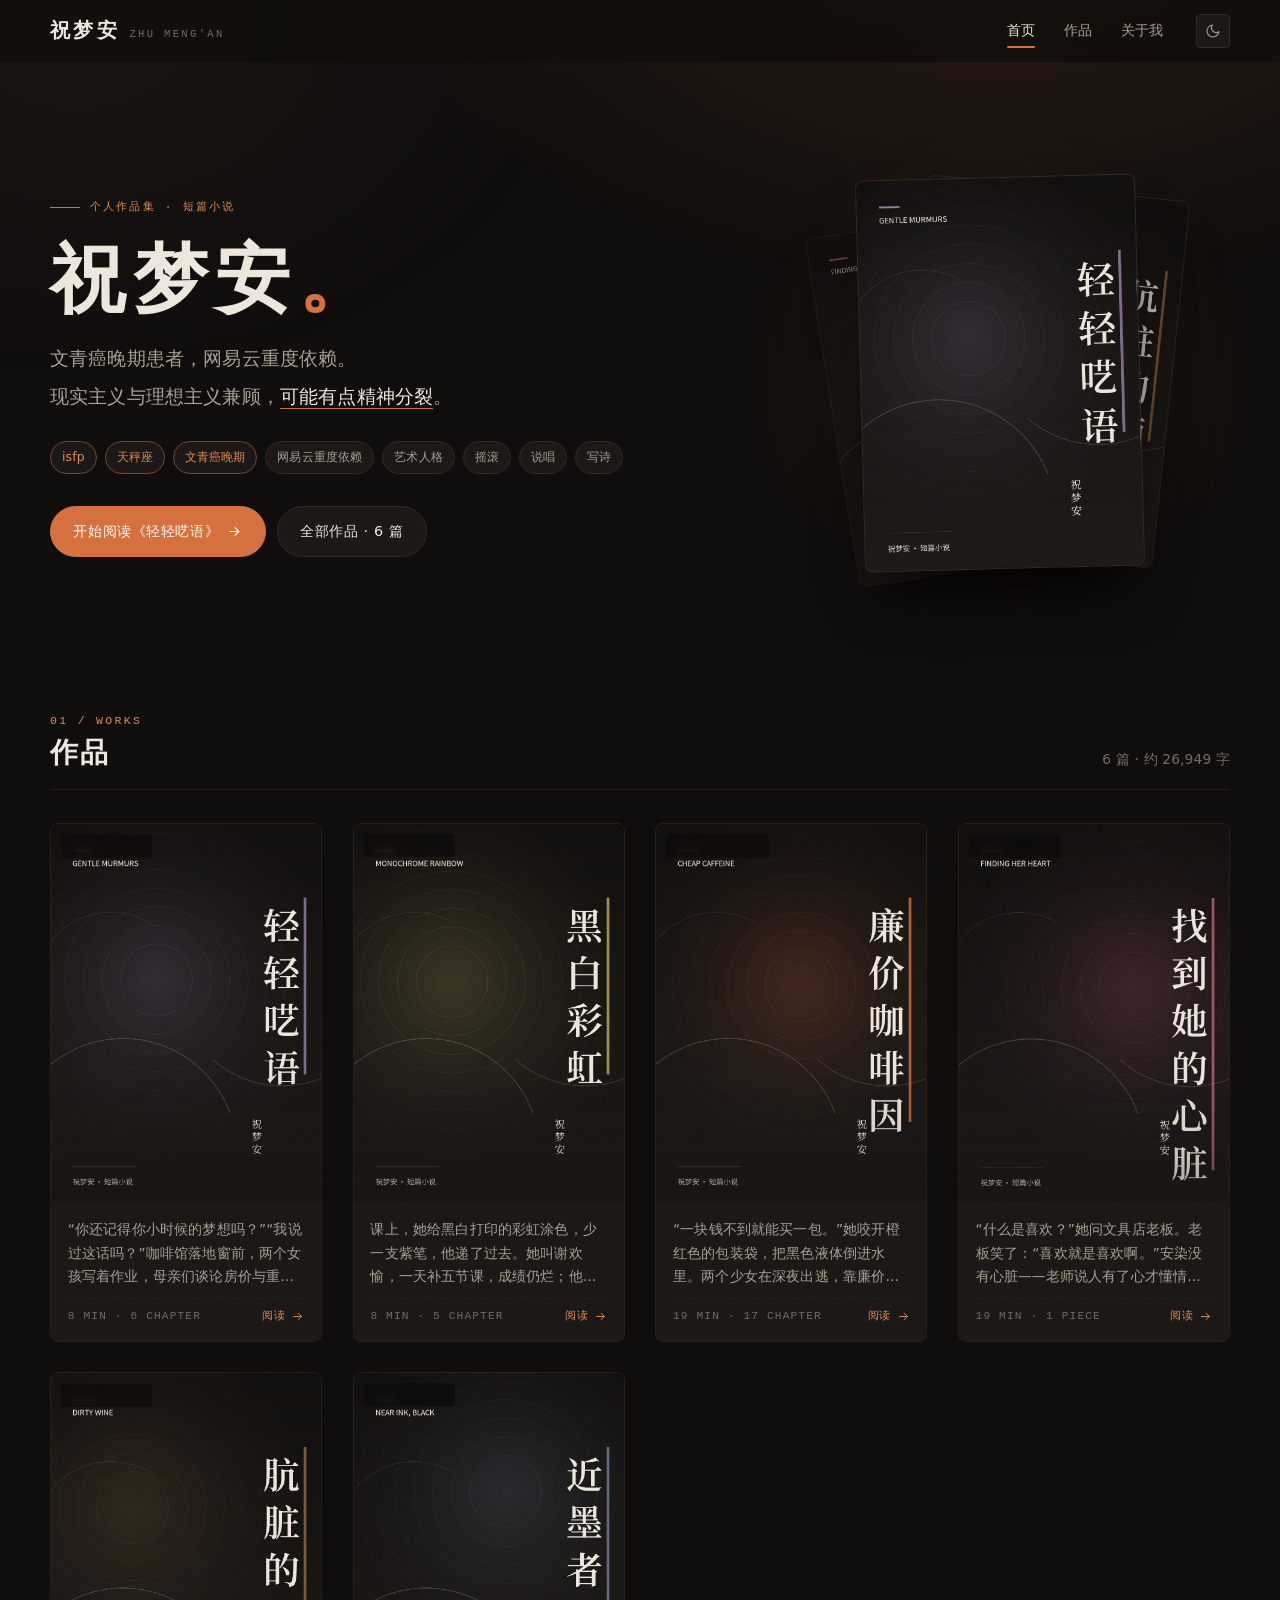
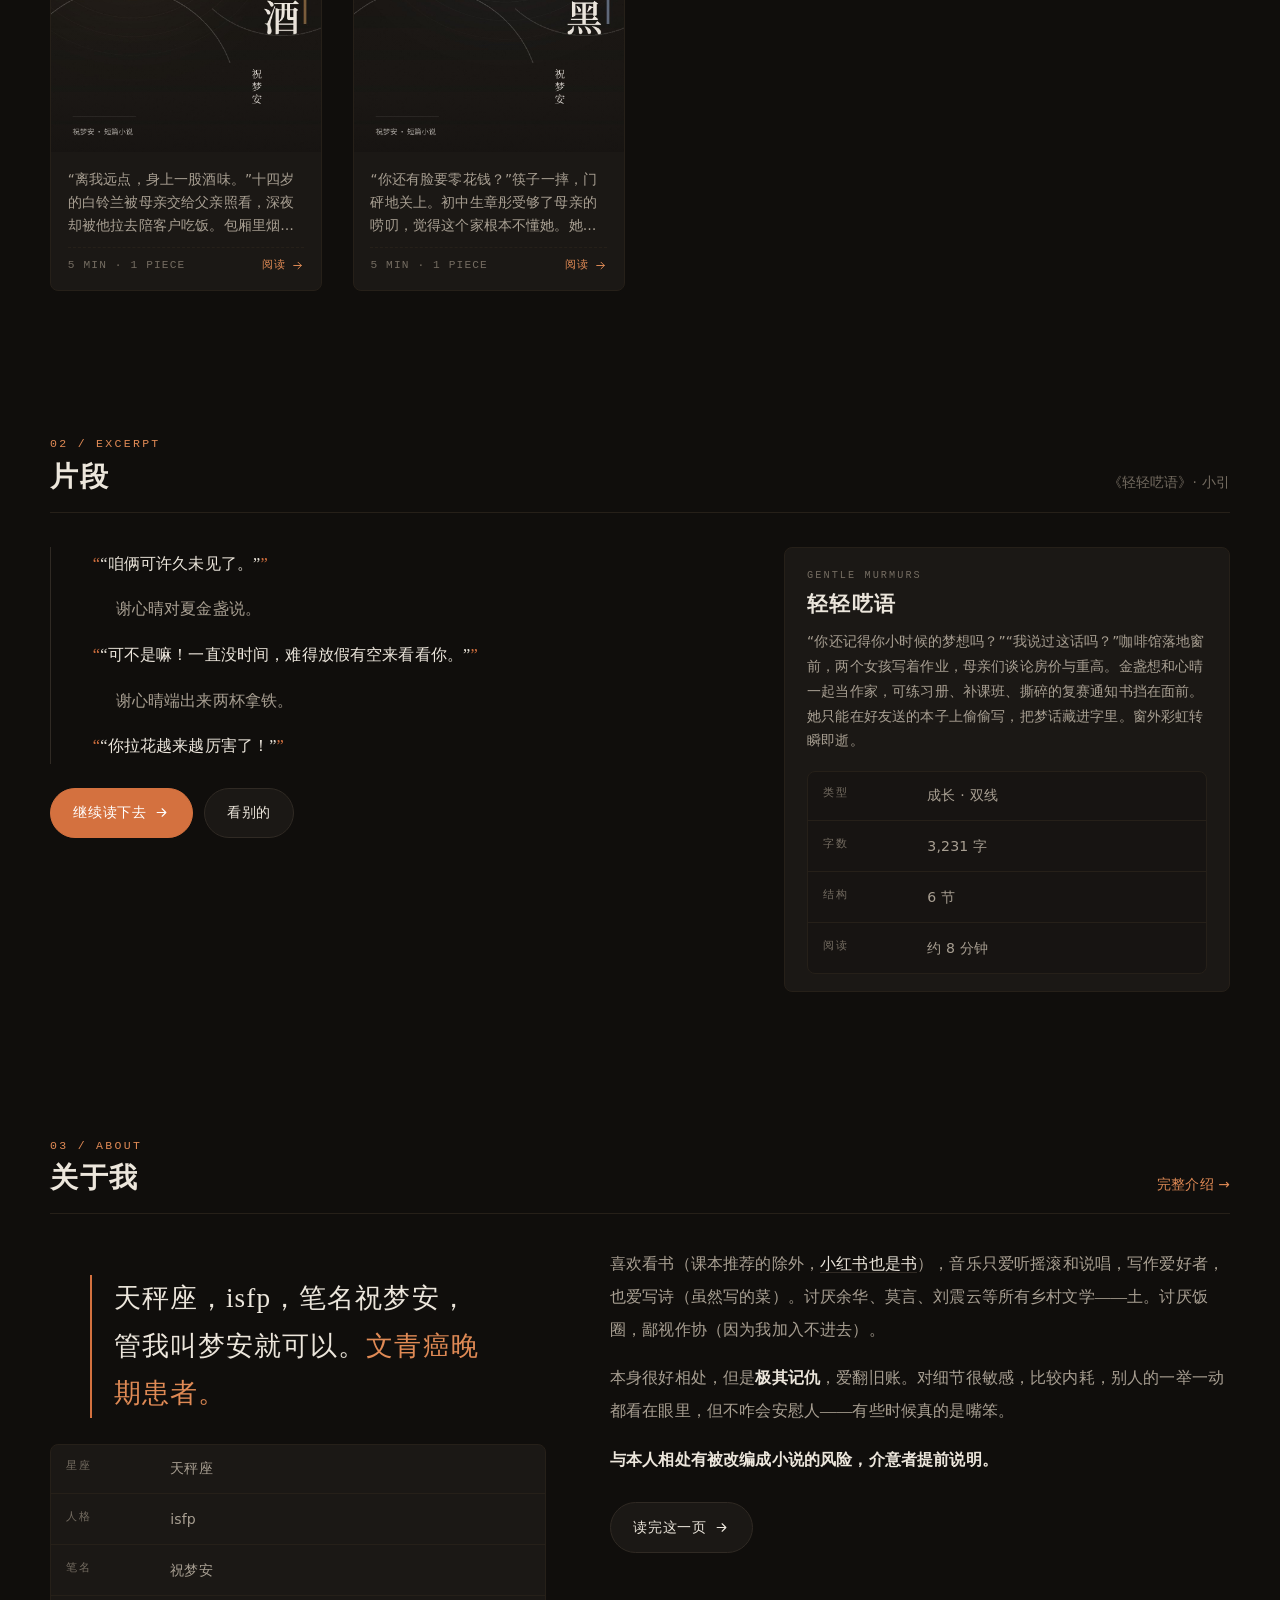
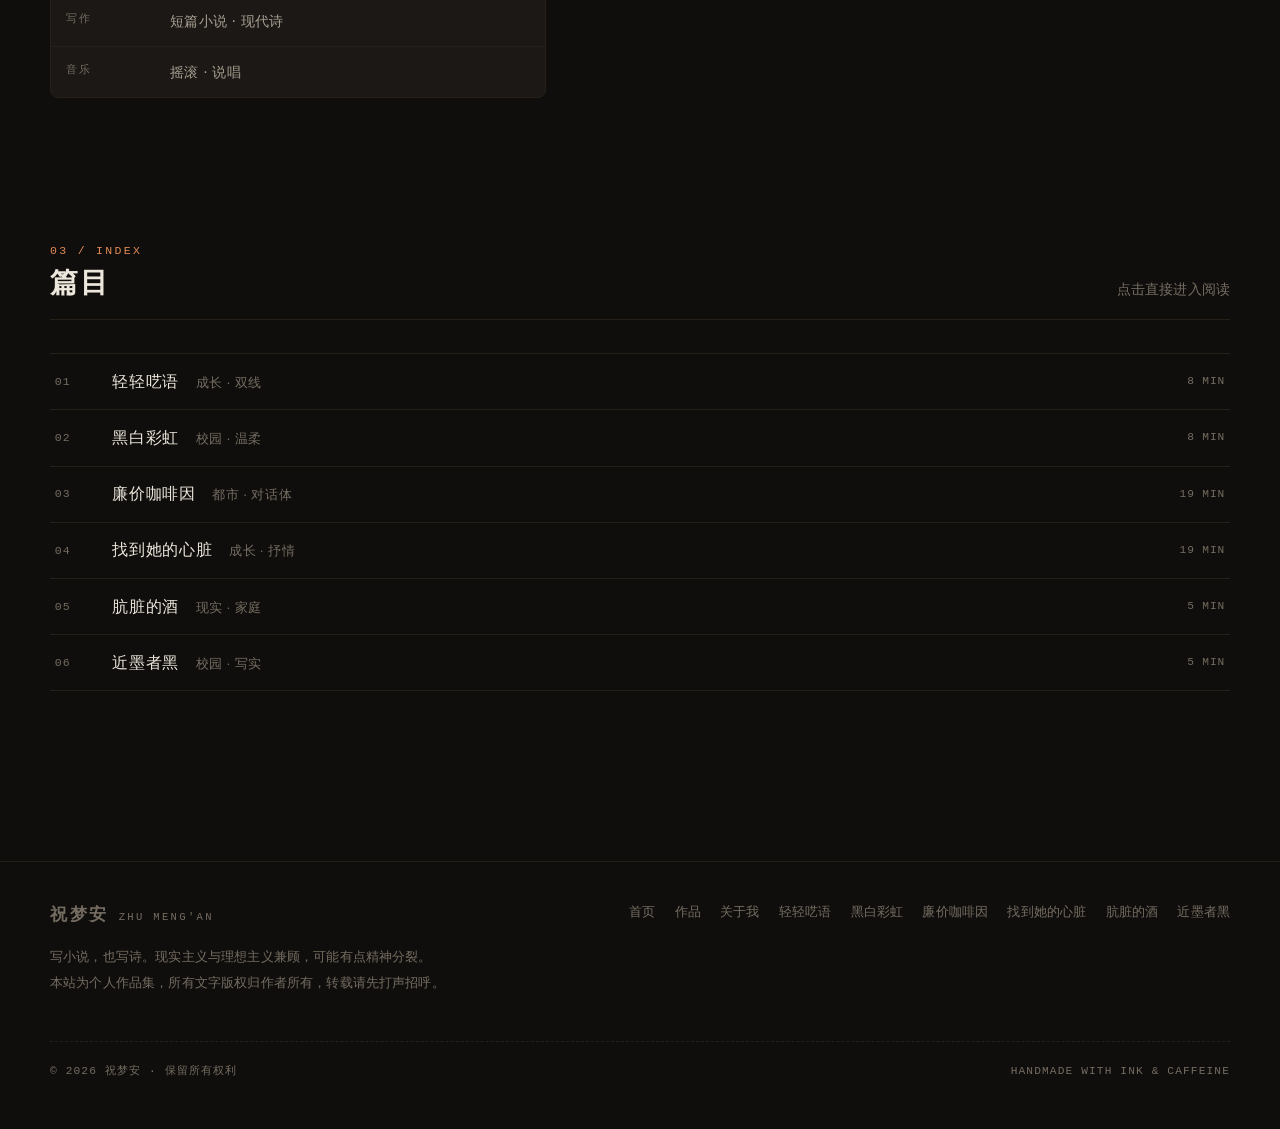
<file: index.html>
<!DOCTYPE html>
<html lang="zh-CN" data-theme="dark">
<head>
<meta charset="utf-8">
<meta name="viewport" content="width=device-width, initial-scale=1, viewport-fit=cover">
<meta name="theme-color" content="#100e0c">
<meta name="color-scheme" content="dark light">
<meta name="generator" content="祝梦安 · 个人博客">
<title>祝梦安 · 写小说，也写诗</title>
<meta name="description" content="祝梦安的个人作品集：五篇短篇小说——《廉价咖啡因》《找到她的心脏》《肮脏的酒》《近墨者黑》《黑白彩虹》，在线全文阅读。">
<meta property="og:title" content="祝梦安 · 写小说，也写诗">
<meta property="og:description" content="祝梦安的个人作品集：五篇短篇小说——《廉价咖啡因》《找到她的心脏》《肮脏的酒》《近墨者黑》《黑白彩虹》，在线全文阅读。">
<meta property="og:type" content="website">
<link rel="icon" href="data:image/svg+xml,%3Csvg xmlns='http://www.w3.org/2000/svg' viewBox='0 0 32 32'%3E%3Crect width='32' height='32' rx='7' fill='%23100e0c'/%3E%3Ctext x='16' y='22' font-size='17' font-family='serif' fill='%23d4713f' text-anchor='middle'%3E%E7%A5%9D%3C/text%3E%3C/svg%3E">
<link rel="stylesheet" href="assets/site.css?v=93083575">
<link rel="stylesheet" href="assets/mobile.css?v=ab116a1c">
<script>(function(){try{var t=localStorage.getItem("zm.theme")||"dark";document.documentElement.setAttribute("data-theme",t);document.documentElement.style.colorScheme=t;}catch(e){}})();</script>
</head>
<body>
<a class="skip" href="#main">跳到正文</a>
<div class="progress" id="progress" aria-hidden="true"></div>
<header class="site-head">
  <div class="wrap">
    <a class="brand" href="index.html" aria-label="祝梦安 · 首页"><b>祝梦安</b><span>Zhu Meng'an</span></a>
    <nav class="nav" aria-label="主导航">
      <a href="index.html" aria-current="page">首页</a>
      <a href="works.html">作品</a>
      <a href="about.html">关于我</a>
    </nav>
    <button class="icon-btn" id="themeBtn" type="button" aria-label="切换主题">
      <svg class="i-moon" viewBox="0 0 24 24" fill="none" stroke="currentColor" stroke-width="1.6" stroke-linecap="round" stroke-linejoin="round" aria-hidden="true"><path d="M21 12.8A9 9 0 1 1 11.2 3a7 7 0 0 0 9.8 9.8Z"/></svg>
      <svg class="i-sun" viewBox="0 0 24 24" fill="none" stroke="currentColor" stroke-width="1.6" stroke-linecap="round" stroke-linejoin="round" aria-hidden="true"><circle cx="12" cy="12" r="4"/><path d="M12 2v2M12 20v2M4.9 4.9l1.4 1.4M17.7 17.7l1.4 1.4M2 12h2M20 12h2M4.9 19.1l1.4-1.4M17.7 6.3l1.4-1.4"/></svg>
    </button>
  </div>
</header>
<main id="main">

  <section class="hero">
    <div class="wrap">
      <div class="hero-grid">
        <div class="reveal">
          <span class="eyebrow">个人作品集 · 短篇小说</span>
          <h1>祝梦安<span class="dot">。</span></h1>
          <p class="hero-lede">文青癌晚期患者，网易云重度依赖。<br>
          现实主义与理想主义兼顾，<em>可能有点精神分裂</em>。</p>
          <div class="hero-meta"><span class="chip is-accent">isfp</span><span class="chip is-accent">天秤座</span><span class="chip is-accent">文青癌晚期</span><span class="chip">网易云重度依赖</span><span class="chip">艺术人格</span><span class="chip">摇滚</span><span class="chip">说唱</span><span class="chip">写诗</span></div>
    <div class="hero-cta">
      <a class="btn btn-primary" href="works/whisper.html">开始阅读《轻轻呓语》<svg viewBox="0 0 24 24" fill="none" stroke="currentColor" stroke-width="1.8" stroke-linecap="round" stroke-linejoin="round" aria-hidden="true"><path d="M5 12h14M13 6l6 6-6 6"/></svg></a>
      <a class="btn" href="works.html">全部作品 · 6 篇</a>
    </div>
        </div>
      <div class="hero-art">
        <div class="art-stack">
          <div class="card c1"><img src="assets/covers/heart.jpg" alt="《找到她的心脏》封面"></div>
          <div class="card c2"><img src="assets/covers/wine.jpg" alt="《肮脏的酒》封面"></div>
          <div class="card c3"><img src="assets/covers/whisper.jpg" alt="《轻轻呓语》封面"></div>
        </div>
      </div>
      </div>
    </div>
  </section>

  <section class="section">
    <div class="wrap">
      <div class="section-head reveal">
        <div>
          <span class="num">01 / WORKS</span>
          <h2>作品</h2>
        </div>
        <p>6 篇 · 约 26,949 字</p>
      </div>
      <div class="works">
        <a class="work" href="works/whisper.html">
          <div class="work-cover">
            <span class="work-badge">成长 · 双线</span>
            <img src="assets/covers/whisper.jpg" alt="《轻轻呓语》封面" loading="lazy" width="900" height="1280">
            <h3 class="sr-only">轻轻呓语</h3>
          </div>
          <div class="work-body">
            <p>“你还记得你小时候的梦想吗？”“我说过这话吗？”咖啡馆落地窗前，两个女孩写着作业，母亲们谈论房价与重高。金盏想和心晴一起当作家，可练习册、补课班、撕碎的复赛通知书挡在面前。她只能在好友送的本子上偷偷写，把梦话藏进字里。窗外彩虹转瞬即逝。</p>
            <div class="work-foot">
              <span>8 MIN · 6 CHAPTER</span>
              <span class="go">阅读 <svg viewBox="0 0 24 24" fill="none" stroke="currentColor" stroke-width="1.8" stroke-linecap="round" stroke-linejoin="round" aria-hidden="true"><path d="M5 12h14M13 6l6 6-6 6"/></svg></span>
            </div>
          </div>
        </a>
        <a class="work" href="works/rainbow.html">
          <div class="work-cover">
            <span class="work-badge">校园 · 温柔</span>
            <img src="assets/covers/rainbow.jpg" alt="《黑白彩虹》封面" loading="lazy" width="900" height="1280">
            <h3 class="sr-only">黑白彩虹</h3>
          </div>
          <div class="work-body">
            <p>课上，她给黑白打印的彩虹涂色，少一支紫笔，他递了过去。她叫谢欢愉，一天补五节课，成绩仍烂；他叫梦安，看不惯两点一线的生活。她住进老破小，母亲卖房孤注一掷。两人渐渐熟络，他却不知她备着伤口贴是因为挨打。她突然说，明晚我家楼下见。</p>
            <div class="work-foot">
              <span>8 MIN · 5 CHAPTER</span>
              <span class="go">阅读 <svg viewBox="0 0 24 24" fill="none" stroke="currentColor" stroke-width="1.8" stroke-linecap="round" stroke-linejoin="round" aria-hidden="true"><path d="M5 12h14M13 6l6 6-6 6"/></svg></span>
            </div>
          </div>
        </a>
        <a class="work" href="works/coffee.html">
          <div class="work-cover">
            <span class="work-badge">都市 · 对话体</span>
            <img src="assets/covers/coffee.jpg" alt="《廉价咖啡因》封面" loading="lazy" width="900" height="1280">
            <h3 class="sr-only">廉价咖啡因</h3>
          </div>
          <div class="work-body">
            <p>“一块钱不到就能买一包。”她咬开橙红色的包装袋，把黑色液体倒进水里。两个少女在深夜出逃，靠廉价咖啡因确认心脏还在跳。她在学校被孤立、被泼墨水，却只说“你是我唯一的朋友”。咖啡是她的血液，是唯一能推动她活着的东西——可它太便宜，也太容易得到。</p>
            <div class="work-foot">
              <span>19 MIN · 17 CHAPTER</span>
              <span class="go">阅读 <svg viewBox="0 0 24 24" fill="none" stroke="currentColor" stroke-width="1.8" stroke-linecap="round" stroke-linejoin="round" aria-hidden="true"><path d="M5 12h14M13 6l6 6-6 6"/></svg></span>
            </div>
          </div>
        </a>
        <a class="work" href="works/heart.html">
          <div class="work-cover">
            <span class="work-badge">成长 · 抒情</span>
            <img src="assets/covers/heart.jpg" alt="《找到她的心脏》封面" loading="lazy" width="900" height="1280">
            <h3 class="sr-only">找到她的心脏</h3>
          </div>
          <div class="work-body">
            <p>“什么是喜欢？”她问文具店老板。老板笑了：“喜欢就是喜欢啊。”安染没有心脏——老师说人有了心才懂情感，可她只爱画画，从不画人。父母彻夜的争吵声中，她攒钱买下那套画笔；校园角落里，只有予安每天递来一袋热牛奶。当喜欢这个词反复被追问，某个雨天，亭子下递出又缩回的信封，让她第一次觉得眼眶发湿。</p>
            <div class="work-foot">
              <span>19 MIN · 1 PIECE</span>
              <span class="go">阅读 <svg viewBox="0 0 24 24" fill="none" stroke="currentColor" stroke-width="1.8" stroke-linecap="round" stroke-linejoin="round" aria-hidden="true"><path d="M5 12h14M13 6l6 6-6 6"/></svg></span>
            </div>
          </div>
        </a>
        <a class="work" href="works/wine.html">
          <div class="work-cover">
            <span class="work-badge">现实 · 家庭</span>
            <img src="assets/covers/wine.jpg" alt="《肮脏的酒》封面" loading="lazy" width="900" height="1280">
            <h3 class="sr-only">肮脏的酒</h3>
          </div>
          <div class="work-body">
            <p>“离我远点，身上一股酒味。”十四岁的白铃兰被母亲交给父亲照看，深夜却被他拉去陪客户吃饭。包厢里烟酒呛人，发福的张总对她言语轻佻，父亲只陪笑递酒。她想走，走不了；想喊，被按住。母亲说过，酒是脏东西，没出息的人才碰。可父亲正一杯杯灌下去，手在抖，脸通红，还要她叫伯伯好。她盯着碗里的饭，第一次讨厌呼吸。</p>
            <div class="work-foot">
              <span>5 MIN · 1 PIECE</span>
              <span class="go">阅读 <svg viewBox="0 0 24 24" fill="none" stroke="currentColor" stroke-width="1.8" stroke-linecap="round" stroke-linejoin="round" aria-hidden="true"><path d="M5 12h14M13 6l6 6-6 6"/></svg></span>
            </div>
          </div>
        </a>
        <a class="work" href="works/ink.html">
          <div class="work-cover">
            <span class="work-badge">校园 · 写实</span>
            <img src="assets/covers/ink.jpg" alt="《近墨者黑》封面" loading="lazy" width="900" height="1280">
            <h3 class="sr-only">近墨者黑</h3>
          </div>
          <div class="work-body">
            <p>“你还有脸要零花钱？”筷子一摔，门砰地关上。初中生章彤受够了母亲的唠叨，觉得这个家根本不懂她。她和好友曹鑫形影不离，逃课补妆、追学长、网恋官宣，把日子过得热闹又空洞。唯独好友陈欢梦多劝了一句，她便觉得被冒犯。母亲、老师、朋友，一道道目光都拦在她身前，她却只想往外冲。</p>
            <div class="work-foot">
              <span>5 MIN · 1 PIECE</span>
              <span class="go">阅读 <svg viewBox="0 0 24 24" fill="none" stroke="currentColor" stroke-width="1.8" stroke-linecap="round" stroke-linejoin="round" aria-hidden="true"><path d="M5 12h14M13 6l6 6-6 6"/></svg></span>
            </div>
          </div>
        </a></div>
    </div>
  </section>

  <section class="section">
    <div class="wrap">
      <div class="section-head reveal">
        <div>
          <span class="num">02 / EXCERPT</span>
          <h2>片段</h2>
        </div>
        <p>《轻轻呓语》· 小引</p>
      </div>
      <div class="excerpt-grid">
        <div class="reveal">
          <div class="excerpt">
            <p class="q">“咱俩可许久未见了。”</p>
            <p>谢心晴对夏金盏说。</p>
            <p class="q">“可不是嘛！一直没时间，难得放假有空来看看你。”</p>
            <p>谢心晴端出来两杯拿铁。</p>
            <p class="q">“你拉花越来越厉害了！”</p>
          </div>
          <div style="margin-top:1.5rem;display:flex;gap:.7rem;flex-wrap:wrap">
            <a class="btn btn-primary" href="works/whisper.html">继续读下去 <svg viewBox="0 0 24 24" fill="none" stroke="currentColor" stroke-width="1.8" stroke-linecap="round" stroke-linejoin="round" aria-hidden="true"><path d="M5 12h14M13 6l6 6-6 6"/></svg></a>
            <a class="btn" href="works.html">看别的</a>
          </div>
        </div>
        <div class="reveal" data-delay="120">
          <div class="excerpt-side">
            <span class="en">Gentle Murmurs</span>
            <h3>轻轻呓语</h3>
            <p>“你还记得你小时候的梦想吗？”“我说过这话吗？”咖啡馆落地窗前，两个女孩写着作业，母亲们谈论房价与重高。金盏想和心晴一起当作家，可练习册、补课班、撕碎的复赛通知书挡在面前。她只能在好友送的本子上偷偷写，把梦话藏进字里。窗外彩虹转瞬即逝。</p>
            <div class="facts">
              <div class="fact"><dt>类型</dt><dd>成长 · 双线</dd></div>
              <div class="fact"><dt>字数</dt><dd>3,231 字</dd></div>
              <div class="fact"><dt>结构</dt><dd>6 节</dd></div>
              <div class="fact"><dt>阅读</dt><dd>约 8 分钟</dd></div>
            </div>
          </div>
        </div>
      </div>
    </div>
  </section>

  <section class="section">
    <div class="wrap">
      <div class="section-head reveal">
        <div>
          <span class="num">03 / ABOUT</span>
          <h2>关于我</h2>
        </div>
        <p><a href="about.html" style="color:var(--accent-2)">完整介绍 →</a></p>
      </div>
      <div class="about-grid">
        <div class="reveal">
          <blockquote class="quote">天秤座，isfp，笔名祝梦安，<br>管我叫梦安就可以。<span>文青癌晚期患者。</span></blockquote>
          <div class="facts">
            <div class="fact"><dt>星座</dt><dd>天秤座</dd></div><div class="fact"><dt>人格</dt><dd>isfp</dd></div><div class="fact"><dt>笔名</dt><dd>祝梦安</dd></div><div class="fact"><dt>写作</dt><dd>短篇小说 · 现代诗</dd></div><div class="fact"><dt>音乐</dt><dd>摇滚 · 说唱</dd></div>
          </div>
        </div>
        <div class="reveal" data-delay="120">
          <div class="prose">
            <p>喜欢看书（课本推荐的除外，<span class="hl">小红书也是书</span>），音乐只爱听摇滚和说唱，写作爱好者，也爱写诗（虽然写的菜）。讨厌余华、莫言、刘震云等所有乡村文学——土。讨厌饭圈，鄙视作协（因为我加入不进去）。</p>
            <p>本身很好相处，但是<strong>极其记仇</strong>，爱翻旧账。对细节很敏感，比较内耗，别人的一举一动都看在眼里，但不咋会安慰人——有些时候真的是嘴笨。</p>
            <p><strong>与本人相处有被改编成小说的风险，介意者提前说明。</strong></p>
          </div>
          <div style="margin-top:1.6rem"><a class="btn" href="about.html">读完这一页 <svg viewBox="0 0 24 24" fill="none" stroke="currentColor" stroke-width="1.8" stroke-linecap="round" stroke-linejoin="round" aria-hidden="true"><path d="M5 12h14M13 6l6 6-6 6"/></svg></a></div>
        </div>
      </div>
    </div>
  </section>

  <section class="section">
    <div class="wrap">
      <div class="section-head reveal">
        <div>
          <span class="num">03 / INDEX</span>
          <h2>篇目</h2>
        </div>
        <p>点击直接进入阅读</p>
      </div>
      <ul class="toc-list reveal">
        <li><a href="works/whisper.html">
          <span class="n">01</span>
          <span class="t">轻轻呓语　<span style="color:var(--text-3);font-size:.82rem">成长 · 双线</span></span>
          <span class="m">8 MIN</span>
        </a></li><li><a href="works/rainbow.html">
          <span class="n">02</span>
          <span class="t">黑白彩虹　<span style="color:var(--text-3);font-size:.82rem">校园 · 温柔</span></span>
          <span class="m">8 MIN</span>
        </a></li><li><a href="works/coffee.html">
          <span class="n">03</span>
          <span class="t">廉价咖啡因　<span style="color:var(--text-3);font-size:.82rem">都市 · 对话体</span></span>
          <span class="m">19 MIN</span>
        </a></li><li><a href="works/heart.html">
          <span class="n">04</span>
          <span class="t">找到她的心脏　<span style="color:var(--text-3);font-size:.82rem">成长 · 抒情</span></span>
          <span class="m">19 MIN</span>
        </a></li><li><a href="works/wine.html">
          <span class="n">05</span>
          <span class="t">肮脏的酒　<span style="color:var(--text-3);font-size:.82rem">现实 · 家庭</span></span>
          <span class="m">5 MIN</span>
        </a></li><li><a href="works/ink.html">
          <span class="n">06</span>
          <span class="t">近墨者黑　<span style="color:var(--text-3);font-size:.82rem">校园 · 写实</span></span>
          <span class="m">5 MIN</span>
        </a></li>
      </ul>
    </div>
  </section>

</main>
<footer class="site-foot">
  <div class="wrap">
    <div class="foot-grid">
      <div>
        <div class="brand" style="margin-bottom:.9rem"><b>祝梦安</b><span>Zhu Meng'an</span></div>
        <p class="foot-note">写小说，也写诗。现实主义与理想主义兼顾，可能有点精神分裂。<br>本站为个人作品集，所有文字版权归作者所有，转载请先打声招呼。</p>
      </div>
      <nav class="foot-links" aria-label="页脚导航">
        <a href="index.html">首页</a>
        <a href="works.html">作品</a>
        <a href="about.html">关于我</a>
        <a href="works/whisper.html">轻轻呓语</a><a href="works/rainbow.html">黑白彩虹</a><a href="works/coffee.html">廉价咖啡因</a><a href="works/heart.html">找到她的心脏</a><a href="works/wine.html">肮脏的酒</a><a href="works/ink.html">近墨者黑</a>
      </nav>
    </div>
    <div class="foot-bottom">
      <span>© <span data-year>2025</span> 祝梦安 · 保留所有权利</span>
      <span>HANDMADE WITH INK &amp; CAFFEINE</span>
    </div>
  </div>
</footer>
<script src="assets/site.js?v=bc866bed"></script>
</body>
</html>
</file>
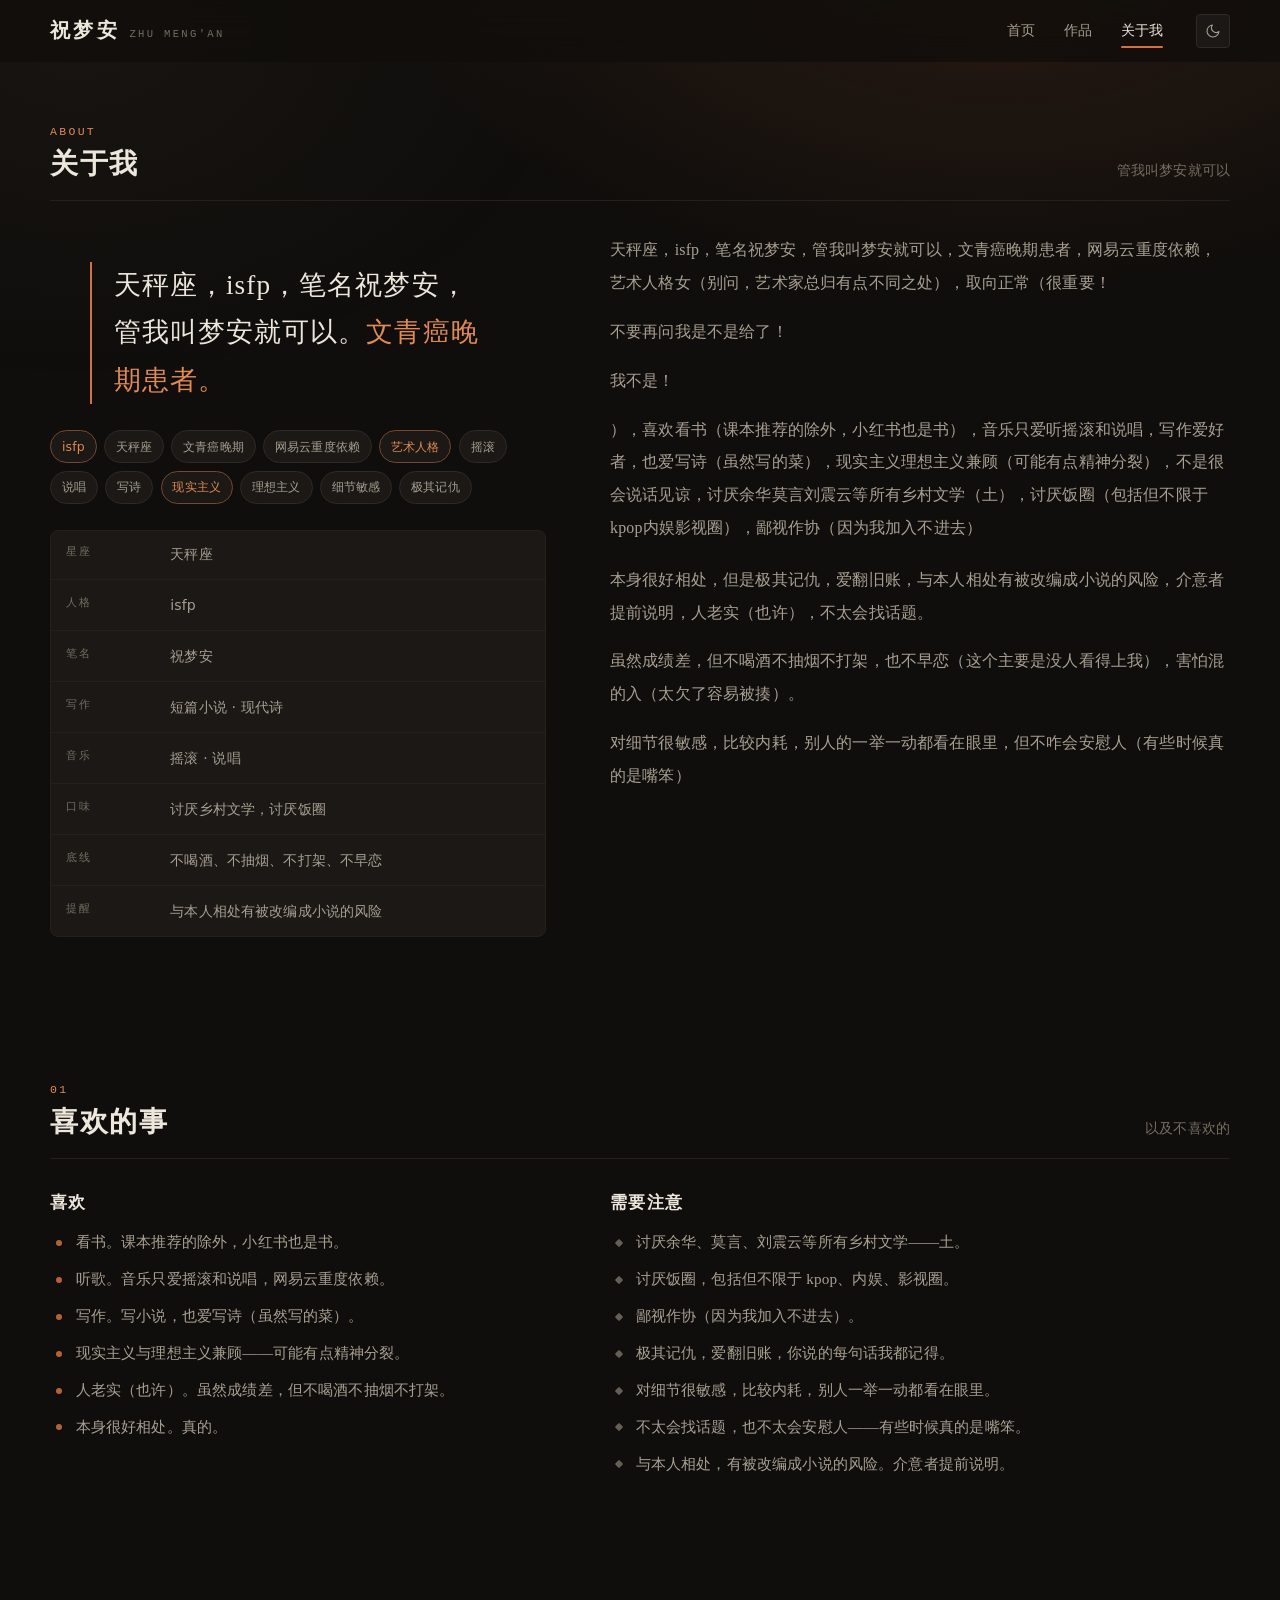
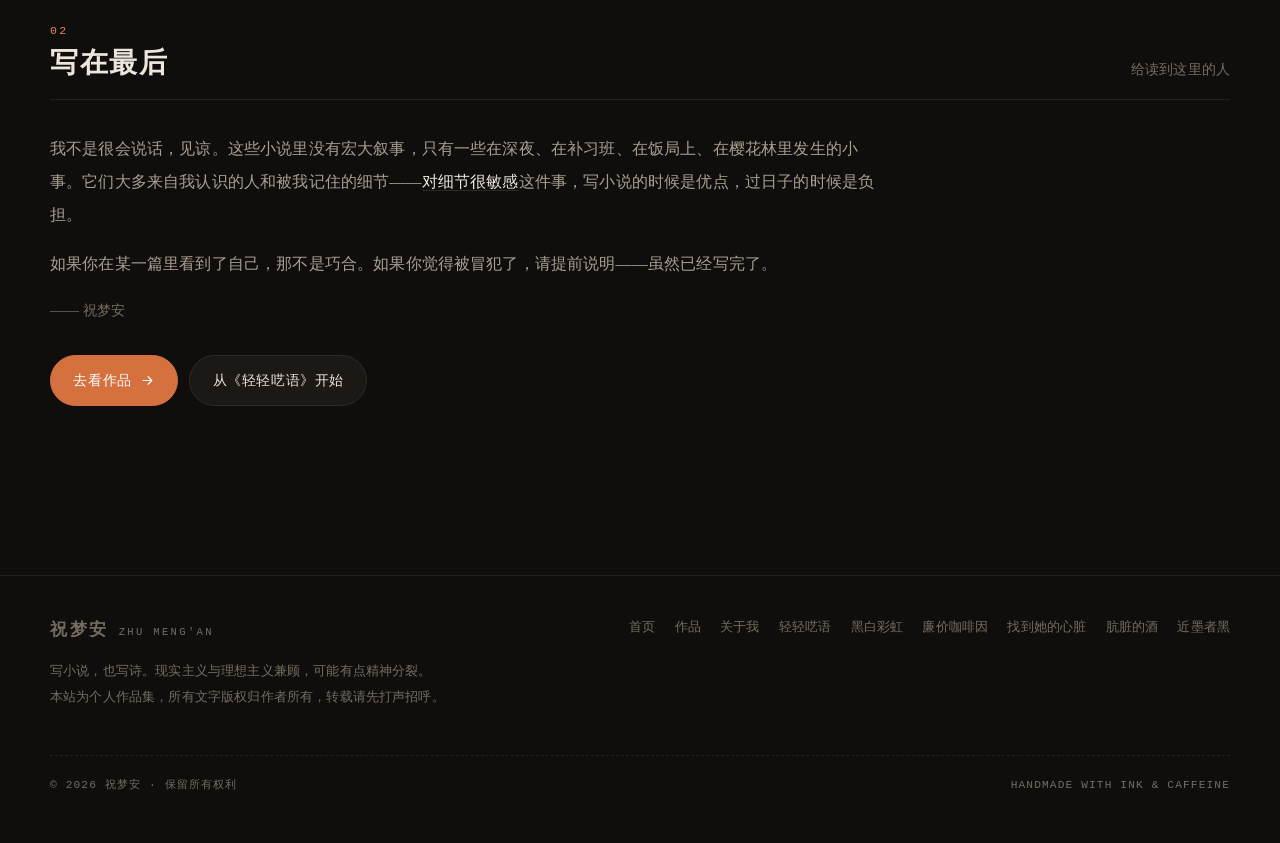
<file: about.html>
<!DOCTYPE html>
<html lang="zh-CN" data-theme="dark">
<head>
<meta charset="utf-8">
<meta name="viewport" content="width=device-width, initial-scale=1, viewport-fit=cover">
<meta name="theme-color" content="#100e0c">
<meta name="color-scheme" content="dark light">
<meta name="generator" content="祝梦安 · 个人博客">
<title>关于我 · 祝梦安</title>
<meta name="description" content="祝梦安的个人介绍：天秤座，isfp，文青癌晚期患者，写作爱好者。">
<meta property="og:title" content="关于我 · 祝梦安">
<meta property="og:description" content="祝梦安的个人介绍：天秤座，isfp，文青癌晚期患者，写作爱好者。">
<meta property="og:type" content="website">
<link rel="icon" href="data:image/svg+xml,%3Csvg xmlns='http://www.w3.org/2000/svg' viewBox='0 0 32 32'%3E%3Crect width='32' height='32' rx='7' fill='%23100e0c'/%3E%3Ctext x='16' y='22' font-size='17' font-family='serif' fill='%23d4713f' text-anchor='middle'%3E%E7%A5%9D%3C/text%3E%3C/svg%3E">
<link rel="stylesheet" href="assets/site.css?v=93083575">
<link rel="stylesheet" href="assets/mobile.css?v=ab116a1c">
<script>(function(){try{var t=localStorage.getItem("zm.theme")||"dark";document.documentElement.setAttribute("data-theme",t);document.documentElement.style.colorScheme=t;}catch(e){}})();</script>
</head>
<body>
<a class="skip" href="#main">跳到正文</a>
<div class="progress" id="progress" aria-hidden="true"></div>
<header class="site-head">
  <div class="wrap">
    <a class="brand" href="index.html" aria-label="祝梦安 · 首页"><b>祝梦安</b><span>Zhu Meng'an</span></a>
    <nav class="nav" aria-label="主导航">
      <a href="index.html">首页</a>
      <a href="works.html">作品</a>
      <a href="about.html" aria-current="page">关于我</a>
    </nav>
    <button class="icon-btn" id="themeBtn" type="button" aria-label="切换主题">
      <svg class="i-moon" viewBox="0 0 24 24" fill="none" stroke="currentColor" stroke-width="1.6" stroke-linecap="round" stroke-linejoin="round" aria-hidden="true"><path d="M21 12.8A9 9 0 1 1 11.2 3a7 7 0 0 0 9.8 9.8Z"/></svg>
      <svg class="i-sun" viewBox="0 0 24 24" fill="none" stroke="currentColor" stroke-width="1.6" stroke-linecap="round" stroke-linejoin="round" aria-hidden="true"><circle cx="12" cy="12" r="4"/><path d="M12 2v2M12 20v2M4.9 4.9l1.4 1.4M17.7 17.7l1.4 1.4M2 12h2M20 12h2M4.9 19.1l1.4-1.4M17.7 6.3l1.4-1.4"/></svg>
    </button>
  </div>
</header>
<main id="main">

  <section class="section" style="padding-top:clamp(2.4rem,6vw,4rem)">
    <div class="wrap">
      <div class="section-head reveal">
        <div><span class="num">ABOUT</span><h2>关于我</h2></div>
        <p>管我叫梦安就可以</p>
      </div>

      <div class="about-grid">
        <div class="reveal">
          <blockquote class="quote">天秤座，isfp，笔名祝梦安，<br>管我叫梦安就可以。<span>文青癌晚期患者。</span></blockquote>
          <div style="display:flex;flex-wrap:wrap;gap:.45rem;margin-bottom:1.6rem"><span class="chip is-accent">isfp</span><span class="chip">天秤座</span><span class="chip">文青癌晚期</span><span class="chip">网易云重度依赖</span><span class="chip is-accent">艺术人格</span><span class="chip">摇滚</span><span class="chip">说唱</span><span class="chip">写诗</span><span class="chip is-accent">现实主义</span><span class="chip">理想主义</span><span class="chip">细节敏感</span><span class="chip">极其记仇</span></div>
          <div class="facts"><div class="fact"><dt>星座</dt><dd>天秤座</dd></div><div class="fact"><dt>人格</dt><dd>isfp</dd></div><div class="fact"><dt>笔名</dt><dd>祝梦安</dd></div><div class="fact"><dt>写作</dt><dd>短篇小说 · 现代诗</dd></div><div class="fact"><dt>音乐</dt><dd>摇滚 · 说唱</dd></div><div class="fact"><dt>口味</dt><dd>讨厌乡村文学，讨厌饭圈</dd></div><div class="fact"><dt>底线</dt><dd>不喝酒、不抽烟、不打架、不早恋</dd></div><div class="fact"><dt>提醒</dt><dd>与本人相处有被改编成小说的风险</dd></div></div>
        </div>

        <div class="reveal" data-delay="120">
          <div class="prose">
            <p>天秤座，isfp，笔名祝梦安，管我叫梦安就可以，文青癌晚期患者，网易云重度依赖，艺术人格女（别问，艺术家总归有点不同之处），取向正常（很重要！</p><p>不要再问我是不是给了！</p><p>我不是！</p><p>），喜欢看书（课本推荐的除外，小红书也是书），音乐只爱听摇滚和说唱，写作爱好者，也爱写诗（虽然写的菜），现实主义理想主义兼顾（可能有点精神分裂），不是很会说话见谅，讨厌余华莫言刘震云等所有乡村文学（土），讨厌饭圈（包括但不限于kpop内娱影视圈），鄙视作协（因为我加入不进去）</p>
          </div>
          <div class="prose" style="margin-top:1.2rem">
            <p>本身很好相处，但是极其记仇，爱翻旧账，与本人相处有被改编成小说的风险，介意者提前说明，人老实（也许），不太会找话题。</p><p>虽然成绩差，但不喝酒不抽烟不打架，也不早恋（这个主要是没人看得上我），害怕混的入（太欠了容易被揍）。</p><p>对细节很敏感，比较内耗，别人的一举一动都看在眼里，但不咋会安慰人（有些时候真的是嘴笨）</p>
          </div>
        </div>
      </div>
    </div>
  </section>

  <section class="section">
    <div class="wrap">
      <div class="section-head reveal">
        <div><span class="num">01</span><h2>喜欢的事</h2></div>
        <p>以及不喜欢的</p>
      </div>
      <div class="about-grid">
        <div class="reveal">
          <h3 style="font-size:1.05rem;margin-bottom:.9rem;letter-spacing:.08em">喜欢</h3>
          <ul class="tick-list"><li>看书。课本推荐的除外，小红书也是书。</li><li>听歌。音乐只爱摇滚和说唱，网易云重度依赖。</li><li>写作。写小说，也爱写诗（虽然写的菜）。</li><li>现实主义与理想主义兼顾——可能有点精神分裂。</li><li>人老实（也许）。虽然成绩差，但不喝酒不抽烟不打架。</li><li>本身很好相处。真的。</li></ul>
        </div>
        <div class="reveal" data-delay="100">
          <h3 style="font-size:1.05rem;margin-bottom:.9rem;letter-spacing:.08em">需要注意</h3>
          <ul class="tick-list is-warn"><li>讨厌余华、莫言、刘震云等所有乡村文学——土。</li><li>讨厌饭圈，包括但不限于 kpop、内娱、影视圈。</li><li>鄙视作协（因为我加入不进去）。</li><li>极其记仇，爱翻旧账，你说的每句话我都记得。</li><li>对细节很敏感，比较内耗，别人一举一动都看在眼里。</li><li>不太会找话题，也不太会安慰人——有些时候真的是嘴笨。</li><li>与本人相处，有被改编成小说的风险。介意者提前说明。</li></ul>
        </div>
      </div>
    </div>
  </section>

  <section class="section">
    <div class="wrap">
      <div class="section-head reveal">
        <div><span class="num">02</span><h2>写在最后</h2></div>
        <p>给读到这里的人</p>
      </div>
      <div class="wrap-narrow" style="margin:0;width:100%">
        <div class="prose reveal" style="max-width:52em">
          <p>我不是很会说话，见谅。这些小说里没有宏大叙事，只有一些在深夜、在补习班、在饭局上、在樱花林里发生的小事。它们大多来自我认识的人和被我记住的细节——<span class="hl">对细节很敏感</span>这件事，写小说的时候是优点，过日子的时候是负担。</p>
          <p>如果你在某一篇里看到了自己，那不是巧合。如果你觉得被冒犯了，请提前说明——虽然已经写完了。</p>
          <p style="color:var(--text-3);font-size:.9rem">—— 祝梦安</p>
        </div>
        <div style="margin-top:1.8rem;display:flex;flex-wrap:wrap;gap:.7rem">
          <a class="btn btn-primary" href="works.html">去看作品 <svg viewBox="0 0 24 24" fill="none" stroke="currentColor" stroke-width="1.8" stroke-linecap="round" stroke-linejoin="round" aria-hidden="true"><path d="M5 12h14M13 6l6 6-6 6"/></svg></a>
          <a class="btn" href="works/whisper.html">从《轻轻呓语》开始</a>
        </div>
      </div>
    </div>
  </section>

</main>
<footer class="site-foot">
  <div class="wrap">
    <div class="foot-grid">
      <div>
        <div class="brand" style="margin-bottom:.9rem"><b>祝梦安</b><span>Zhu Meng'an</span></div>
        <p class="foot-note">写小说，也写诗。现实主义与理想主义兼顾，可能有点精神分裂。<br>本站为个人作品集，所有文字版权归作者所有，转载请先打声招呼。</p>
      </div>
      <nav class="foot-links" aria-label="页脚导航">
        <a href="index.html">首页</a>
        <a href="works.html">作品</a>
        <a href="about.html">关于我</a>
        <a href="works/whisper.html">轻轻呓语</a><a href="works/rainbow.html">黑白彩虹</a><a href="works/coffee.html">廉价咖啡因</a><a href="works/heart.html">找到她的心脏</a><a href="works/wine.html">肮脏的酒</a><a href="works/ink.html">近墨者黑</a>
      </nav>
    </div>
    <div class="foot-bottom">
      <span>© <span data-year>2025</span> 祝梦安 · 保留所有权利</span>
      <span>HANDMADE WITH INK &amp; CAFFEINE</span>
    </div>
  </div>
</footer>
<script src="assets/site.js?v=bc866bed"></script>
</body>
</html>
</file>
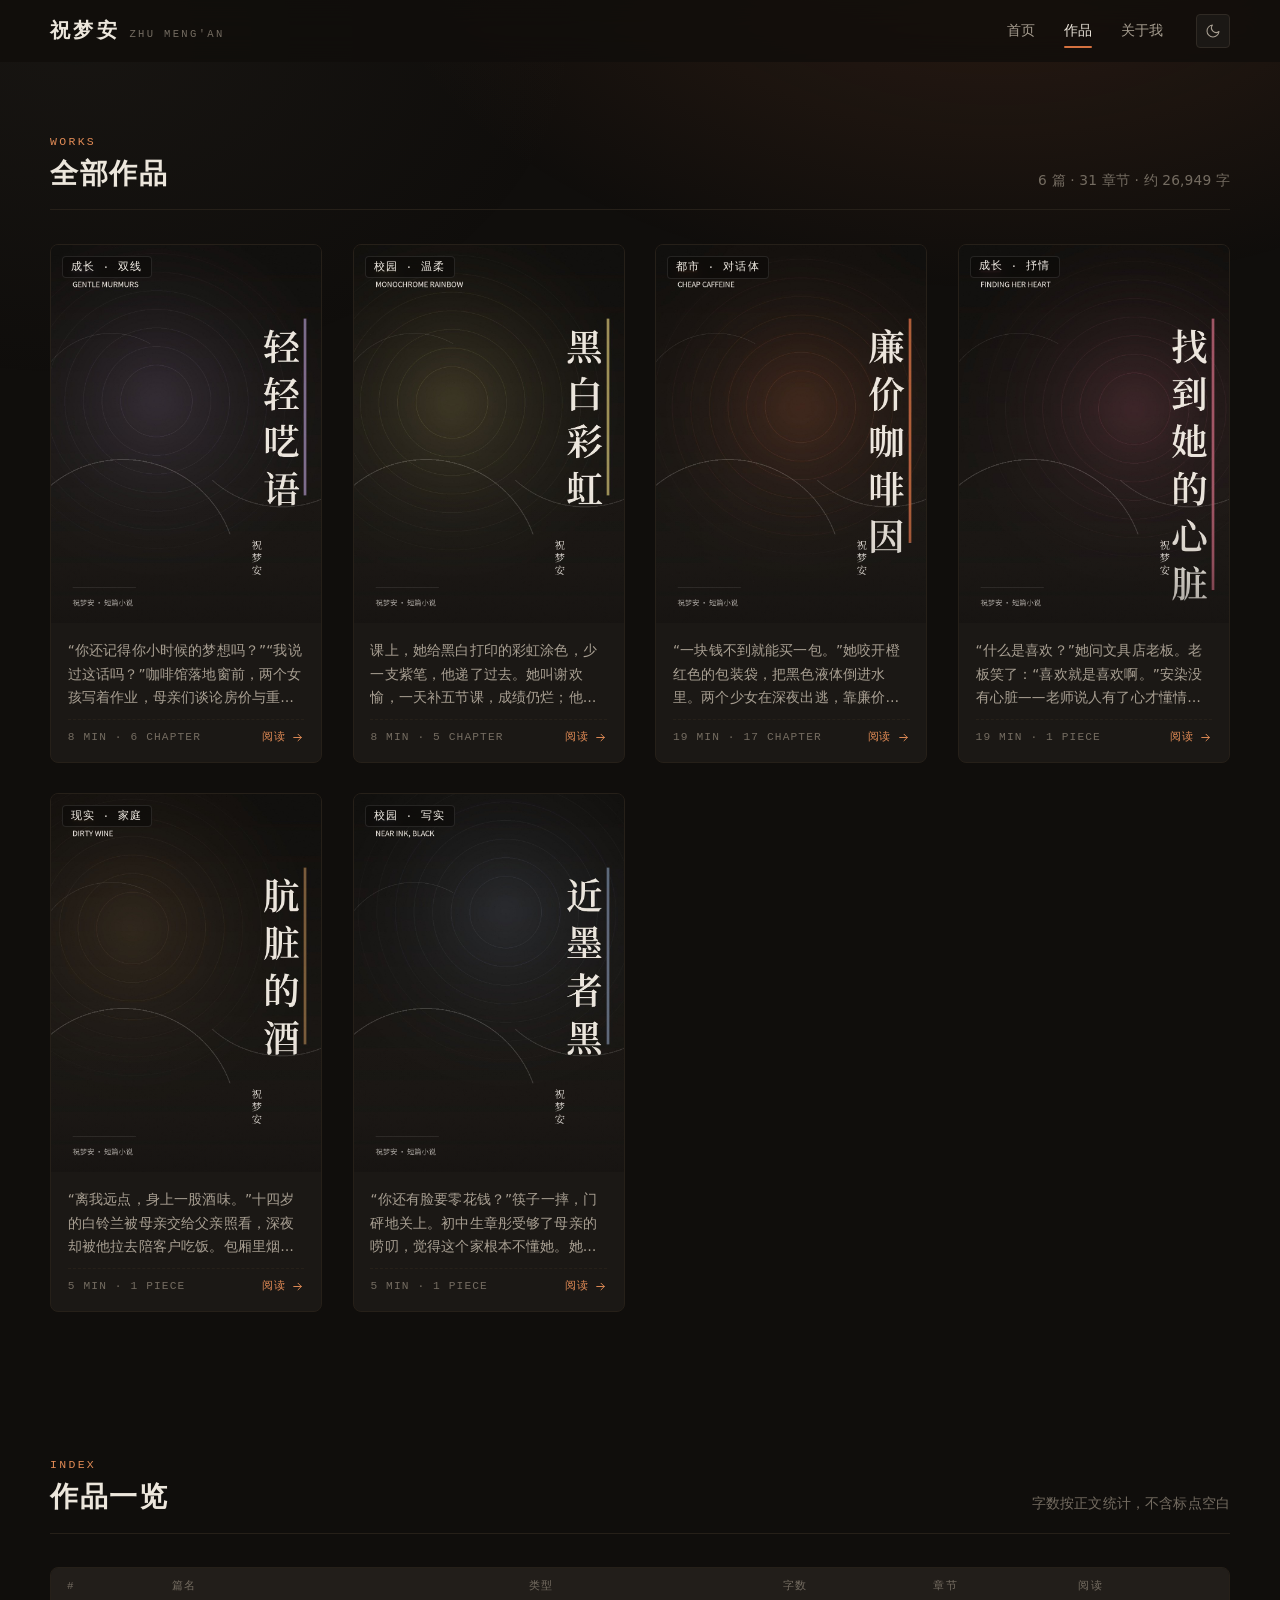
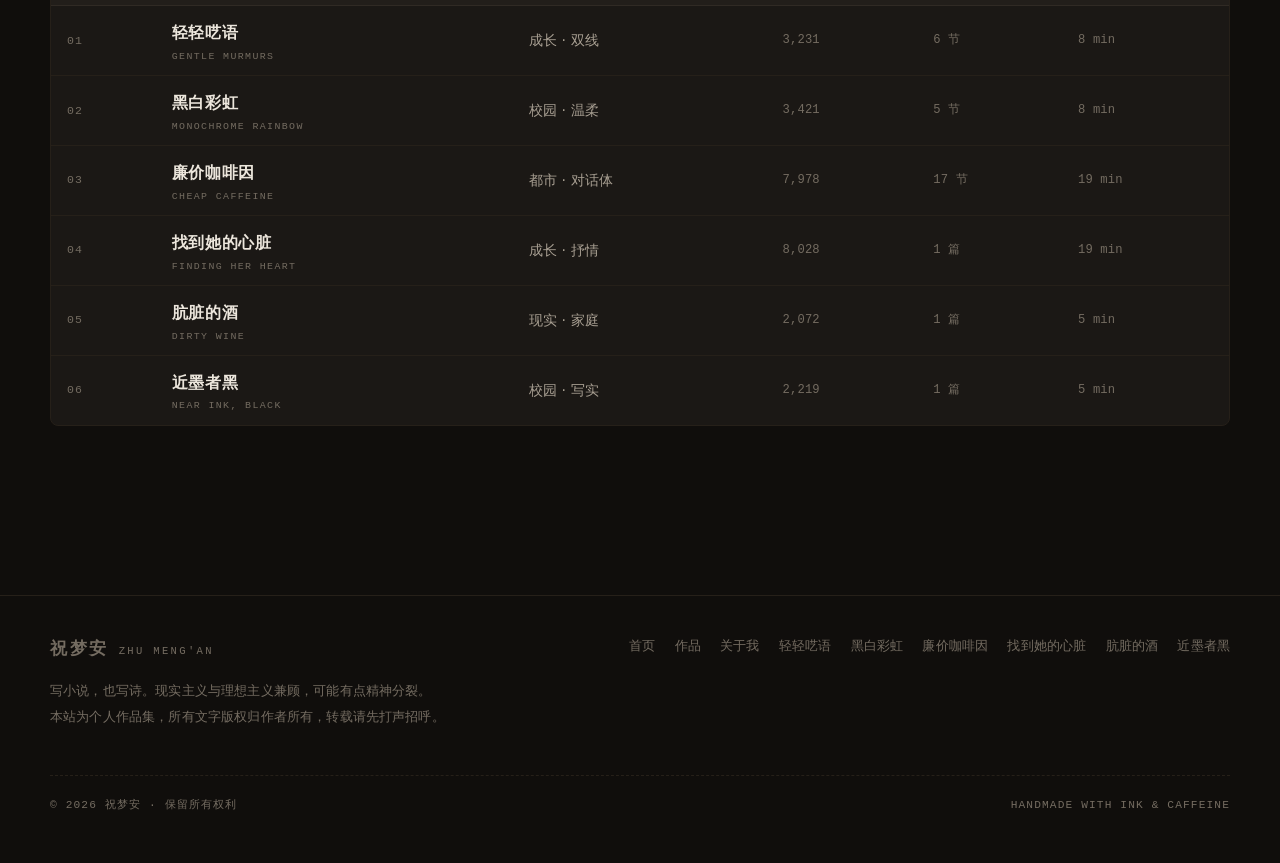
<file: works.html>
<!DOCTYPE html>
<html lang="zh-CN" data-theme="dark">
<head>
<meta charset="utf-8">
<meta name="viewport" content="width=device-width, initial-scale=1, viewport-fit=cover">
<meta name="theme-color" content="#100e0c">
<meta name="color-scheme" content="dark light">
<meta name="generator" content="祝梦安 · 个人博客">
<title>作品 · 祝梦安</title>
<meta name="description" content="祝梦安的全部短篇小说作品列表，共五篇，支持在线全文阅读。">
<meta property="og:title" content="作品 · 祝梦安">
<meta property="og:description" content="祝梦安的全部短篇小说作品列表，共五篇，支持在线全文阅读。">
<meta property="og:type" content="website">
<link rel="icon" href="data:image/svg+xml,%3Csvg xmlns='http://www.w3.org/2000/svg' viewBox='0 0 32 32'%3E%3Crect width='32' height='32' rx='7' fill='%23100e0c'/%3E%3Ctext x='16' y='22' font-size='17' font-family='serif' fill='%23d4713f' text-anchor='middle'%3E%E7%A5%9D%3C/text%3E%3C/svg%3E">
<link rel="stylesheet" href="assets/site.css?v=93083575">
<link rel="stylesheet" href="assets/mobile.css?v=ab116a1c">
<script>(function(){try{var t=localStorage.getItem("zm.theme")||"dark";document.documentElement.setAttribute("data-theme",t);document.documentElement.style.colorScheme=t;}catch(e){}})();</script>
</head>
<body>
<a class="skip" href="#main">跳到正文</a>
<div class="progress" id="progress" aria-hidden="true"></div>
<header class="site-head">
  <div class="wrap">
    <a class="brand" href="index.html" aria-label="祝梦安 · 首页"><b>祝梦安</b><span>Zhu Meng'an</span></a>
    <nav class="nav" aria-label="主导航">
      <a href="index.html">首页</a>
      <a href="works.html" aria-current="page">作品</a>
      <a href="about.html">关于我</a>
    </nav>
    <button class="icon-btn" id="themeBtn" type="button" aria-label="切换主题">
      <svg class="i-moon" viewBox="0 0 24 24" fill="none" stroke="currentColor" stroke-width="1.6" stroke-linecap="round" stroke-linejoin="round" aria-hidden="true"><path d="M21 12.8A9 9 0 1 1 11.2 3a7 7 0 0 0 9.8 9.8Z"/></svg>
      <svg class="i-sun" viewBox="0 0 24 24" fill="none" stroke="currentColor" stroke-width="1.6" stroke-linecap="round" stroke-linejoin="round" aria-hidden="true"><circle cx="12" cy="12" r="4"/><path d="M12 2v2M12 20v2M4.9 4.9l1.4 1.4M17.7 17.7l1.4 1.4M2 12h2M20 12h2M4.9 19.1l1.4-1.4M17.7 6.3l1.4-1.4"/></svg>
    </button>
  </div>
</header>
<main id="main">

  <section class="section">
    <div class="wrap">
      <div class="section-head reveal">
        <div>
          <span class="num">WORKS</span>
          <h2>全部作品</h2>
        </div>
        <p>6 篇 · 31 章节 · 约 26,949 字</p>
      </div>
      <div class="works">
        <a class="work" href="works/whisper.html">
          <div class="work-cover">
            <span class="work-badge">成长 · 双线</span>
            <img src="assets/covers/whisper.jpg" alt="《轻轻呓语》封面" loading="lazy" width="900" height="1280">
            <h3 class="sr-only">轻轻呓语</h3>
          </div>
          <div class="work-body">
            <p>“你还记得你小时候的梦想吗？”“我说过这话吗？”咖啡馆落地窗前，两个女孩写着作业，母亲们谈论房价与重高。金盏想和心晴一起当作家，可练习册、补课班、撕碎的复赛通知书挡在面前。她只能在好友送的本子上偷偷写，把梦话藏进字里。窗外彩虹转瞬即逝。</p>
            <div class="work-foot">
              <span>8 MIN · 6 CHAPTER</span>
              <span class="go">阅读 <svg viewBox="0 0 24 24" fill="none" stroke="currentColor" stroke-width="1.8" stroke-linecap="round" stroke-linejoin="round" aria-hidden="true"><path d="M5 12h14M13 6l6 6-6 6"/></svg></span>
            </div>
          </div>
        </a>
        <a class="work" href="works/rainbow.html">
          <div class="work-cover">
            <span class="work-badge">校园 · 温柔</span>
            <img src="assets/covers/rainbow.jpg" alt="《黑白彩虹》封面" loading="lazy" width="900" height="1280">
            <h3 class="sr-only">黑白彩虹</h3>
          </div>
          <div class="work-body">
            <p>课上，她给黑白打印的彩虹涂色，少一支紫笔，他递了过去。她叫谢欢愉，一天补五节课，成绩仍烂；他叫梦安，看不惯两点一线的生活。她住进老破小，母亲卖房孤注一掷。两人渐渐熟络，他却不知她备着伤口贴是因为挨打。她突然说，明晚我家楼下见。</p>
            <div class="work-foot">
              <span>8 MIN · 5 CHAPTER</span>
              <span class="go">阅读 <svg viewBox="0 0 24 24" fill="none" stroke="currentColor" stroke-width="1.8" stroke-linecap="round" stroke-linejoin="round" aria-hidden="true"><path d="M5 12h14M13 6l6 6-6 6"/></svg></span>
            </div>
          </div>
        </a>
        <a class="work" href="works/coffee.html">
          <div class="work-cover">
            <span class="work-badge">都市 · 对话体</span>
            <img src="assets/covers/coffee.jpg" alt="《廉价咖啡因》封面" loading="lazy" width="900" height="1280">
            <h3 class="sr-only">廉价咖啡因</h3>
          </div>
          <div class="work-body">
            <p>“一块钱不到就能买一包。”她咬开橙红色的包装袋，把黑色液体倒进水里。两个少女在深夜出逃，靠廉价咖啡因确认心脏还在跳。她在学校被孤立、被泼墨水，却只说“你是我唯一的朋友”。咖啡是她的血液，是唯一能推动她活着的东西——可它太便宜，也太容易得到。</p>
            <div class="work-foot">
              <span>19 MIN · 17 CHAPTER</span>
              <span class="go">阅读 <svg viewBox="0 0 24 24" fill="none" stroke="currentColor" stroke-width="1.8" stroke-linecap="round" stroke-linejoin="round" aria-hidden="true"><path d="M5 12h14M13 6l6 6-6 6"/></svg></span>
            </div>
          </div>
        </a>
        <a class="work" href="works/heart.html">
          <div class="work-cover">
            <span class="work-badge">成长 · 抒情</span>
            <img src="assets/covers/heart.jpg" alt="《找到她的心脏》封面" loading="lazy" width="900" height="1280">
            <h3 class="sr-only">找到她的心脏</h3>
          </div>
          <div class="work-body">
            <p>“什么是喜欢？”她问文具店老板。老板笑了：“喜欢就是喜欢啊。”安染没有心脏——老师说人有了心才懂情感，可她只爱画画，从不画人。父母彻夜的争吵声中，她攒钱买下那套画笔；校园角落里，只有予安每天递来一袋热牛奶。当喜欢这个词反复被追问，某个雨天，亭子下递出又缩回的信封，让她第一次觉得眼眶发湿。</p>
            <div class="work-foot">
              <span>19 MIN · 1 PIECE</span>
              <span class="go">阅读 <svg viewBox="0 0 24 24" fill="none" stroke="currentColor" stroke-width="1.8" stroke-linecap="round" stroke-linejoin="round" aria-hidden="true"><path d="M5 12h14M13 6l6 6-6 6"/></svg></span>
            </div>
          </div>
        </a>
        <a class="work" href="works/wine.html">
          <div class="work-cover">
            <span class="work-badge">现实 · 家庭</span>
            <img src="assets/covers/wine.jpg" alt="《肮脏的酒》封面" loading="lazy" width="900" height="1280">
            <h3 class="sr-only">肮脏的酒</h3>
          </div>
          <div class="work-body">
            <p>“离我远点，身上一股酒味。”十四岁的白铃兰被母亲交给父亲照看，深夜却被他拉去陪客户吃饭。包厢里烟酒呛人，发福的张总对她言语轻佻，父亲只陪笑递酒。她想走，走不了；想喊，被按住。母亲说过，酒是脏东西，没出息的人才碰。可父亲正一杯杯灌下去，手在抖，脸通红，还要她叫伯伯好。她盯着碗里的饭，第一次讨厌呼吸。</p>
            <div class="work-foot">
              <span>5 MIN · 1 PIECE</span>
              <span class="go">阅读 <svg viewBox="0 0 24 24" fill="none" stroke="currentColor" stroke-width="1.8" stroke-linecap="round" stroke-linejoin="round" aria-hidden="true"><path d="M5 12h14M13 6l6 6-6 6"/></svg></span>
            </div>
          </div>
        </a>
        <a class="work" href="works/ink.html">
          <div class="work-cover">
            <span class="work-badge">校园 · 写实</span>
            <img src="assets/covers/ink.jpg" alt="《近墨者黑》封面" loading="lazy" width="900" height="1280">
            <h3 class="sr-only">近墨者黑</h3>
          </div>
          <div class="work-body">
            <p>“你还有脸要零花钱？”筷子一摔，门砰地关上。初中生章彤受够了母亲的唠叨，觉得这个家根本不懂她。她和好友曹鑫形影不离，逃课补妆、追学长、网恋官宣，把日子过得热闹又空洞。唯独好友陈欢梦多劝了一句，她便觉得被冒犯。母亲、老师、朋友，一道道目光都拦在她身前，她却只想往外冲。</p>
            <div class="work-foot">
              <span>5 MIN · 1 PIECE</span>
              <span class="go">阅读 <svg viewBox="0 0 24 24" fill="none" stroke="currentColor" stroke-width="1.8" stroke-linecap="round" stroke-linejoin="round" aria-hidden="true"><path d="M5 12h14M13 6l6 6-6 6"/></svg></span>
            </div>
          </div>
        </a></div>
    </div>
  </section>

  <section class="section">
    <div class="wrap">
      <div class="section-head reveal">
        <div><span class="num">INDEX</span><h2>作品一览</h2></div>
        <p>字数按正文统计，不含标点空白</p>
      </div>
      <div class="table-wrap reveal">
        <table class="index-table">
          <thead>
            <tr><th>#</th><th>篇名</th><th>类型</th><th>字数</th><th>章节</th><th>阅读</th></tr>
          </thead>
          <tbody>
      <tr>
        <td class="n">01</td>
        <td><a href="works/whisper.html"><b>轻轻呓语</b><span class="en">Gentle Murmurs</span></a></td>
        <td>成长 · 双线</td>
        <td class="num">3,231</td>
        <td class="num">6 节</td>
        <td class="num">8 min</td>
      </tr>
      <tr>
        <td class="n">02</td>
        <td><a href="works/rainbow.html"><b>黑白彩虹</b><span class="en">Monochrome Rainbow</span></a></td>
        <td>校园 · 温柔</td>
        <td class="num">3,421</td>
        <td class="num">5 节</td>
        <td class="num">8 min</td>
      </tr>
      <tr>
        <td class="n">03</td>
        <td><a href="works/coffee.html"><b>廉价咖啡因</b><span class="en">Cheap Caffeine</span></a></td>
        <td>都市 · 对话体</td>
        <td class="num">7,978</td>
        <td class="num">17 节</td>
        <td class="num">19 min</td>
      </tr>
      <tr>
        <td class="n">04</td>
        <td><a href="works/heart.html"><b>找到她的心脏</b><span class="en">Finding Her Heart</span></a></td>
        <td>成长 · 抒情</td>
        <td class="num">8,028</td>
        <td class="num">1 篇</td>
        <td class="num">19 min</td>
      </tr>
      <tr>
        <td class="n">05</td>
        <td><a href="works/wine.html"><b>肮脏的酒</b><span class="en">Dirty Wine</span></a></td>
        <td>现实 · 家庭</td>
        <td class="num">2,072</td>
        <td class="num">1 篇</td>
        <td class="num">5 min</td>
      </tr>
      <tr>
        <td class="n">06</td>
        <td><a href="works/ink.html"><b>近墨者黑</b><span class="en">Near Ink, Black</span></a></td>
        <td>校园 · 写实</td>
        <td class="num">2,219</td>
        <td class="num">1 篇</td>
        <td class="num">5 min</td>
      </tr></tbody>
        </table>
      </div>
    </div>
  </section>

</main>
<footer class="site-foot">
  <div class="wrap">
    <div class="foot-grid">
      <div>
        <div class="brand" style="margin-bottom:.9rem"><b>祝梦安</b><span>Zhu Meng'an</span></div>
        <p class="foot-note">写小说，也写诗。现实主义与理想主义兼顾，可能有点精神分裂。<br>本站为个人作品集，所有文字版权归作者所有，转载请先打声招呼。</p>
      </div>
      <nav class="foot-links" aria-label="页脚导航">
        <a href="index.html">首页</a>
        <a href="works.html">作品</a>
        <a href="about.html">关于我</a>
        <a href="works/whisper.html">轻轻呓语</a><a href="works/rainbow.html">黑白彩虹</a><a href="works/coffee.html">廉价咖啡因</a><a href="works/heart.html">找到她的心脏</a><a href="works/wine.html">肮脏的酒</a><a href="works/ink.html">近墨者黑</a>
      </nav>
    </div>
    <div class="foot-bottom">
      <span>© <span data-year>2025</span> 祝梦安 · 保留所有权利</span>
      <span>HANDMADE WITH INK &amp; CAFFEINE</span>
    </div>
  </div>
</footer>
<script src="assets/site.js?v=bc866bed"></script>
</body>
</html>
</file>
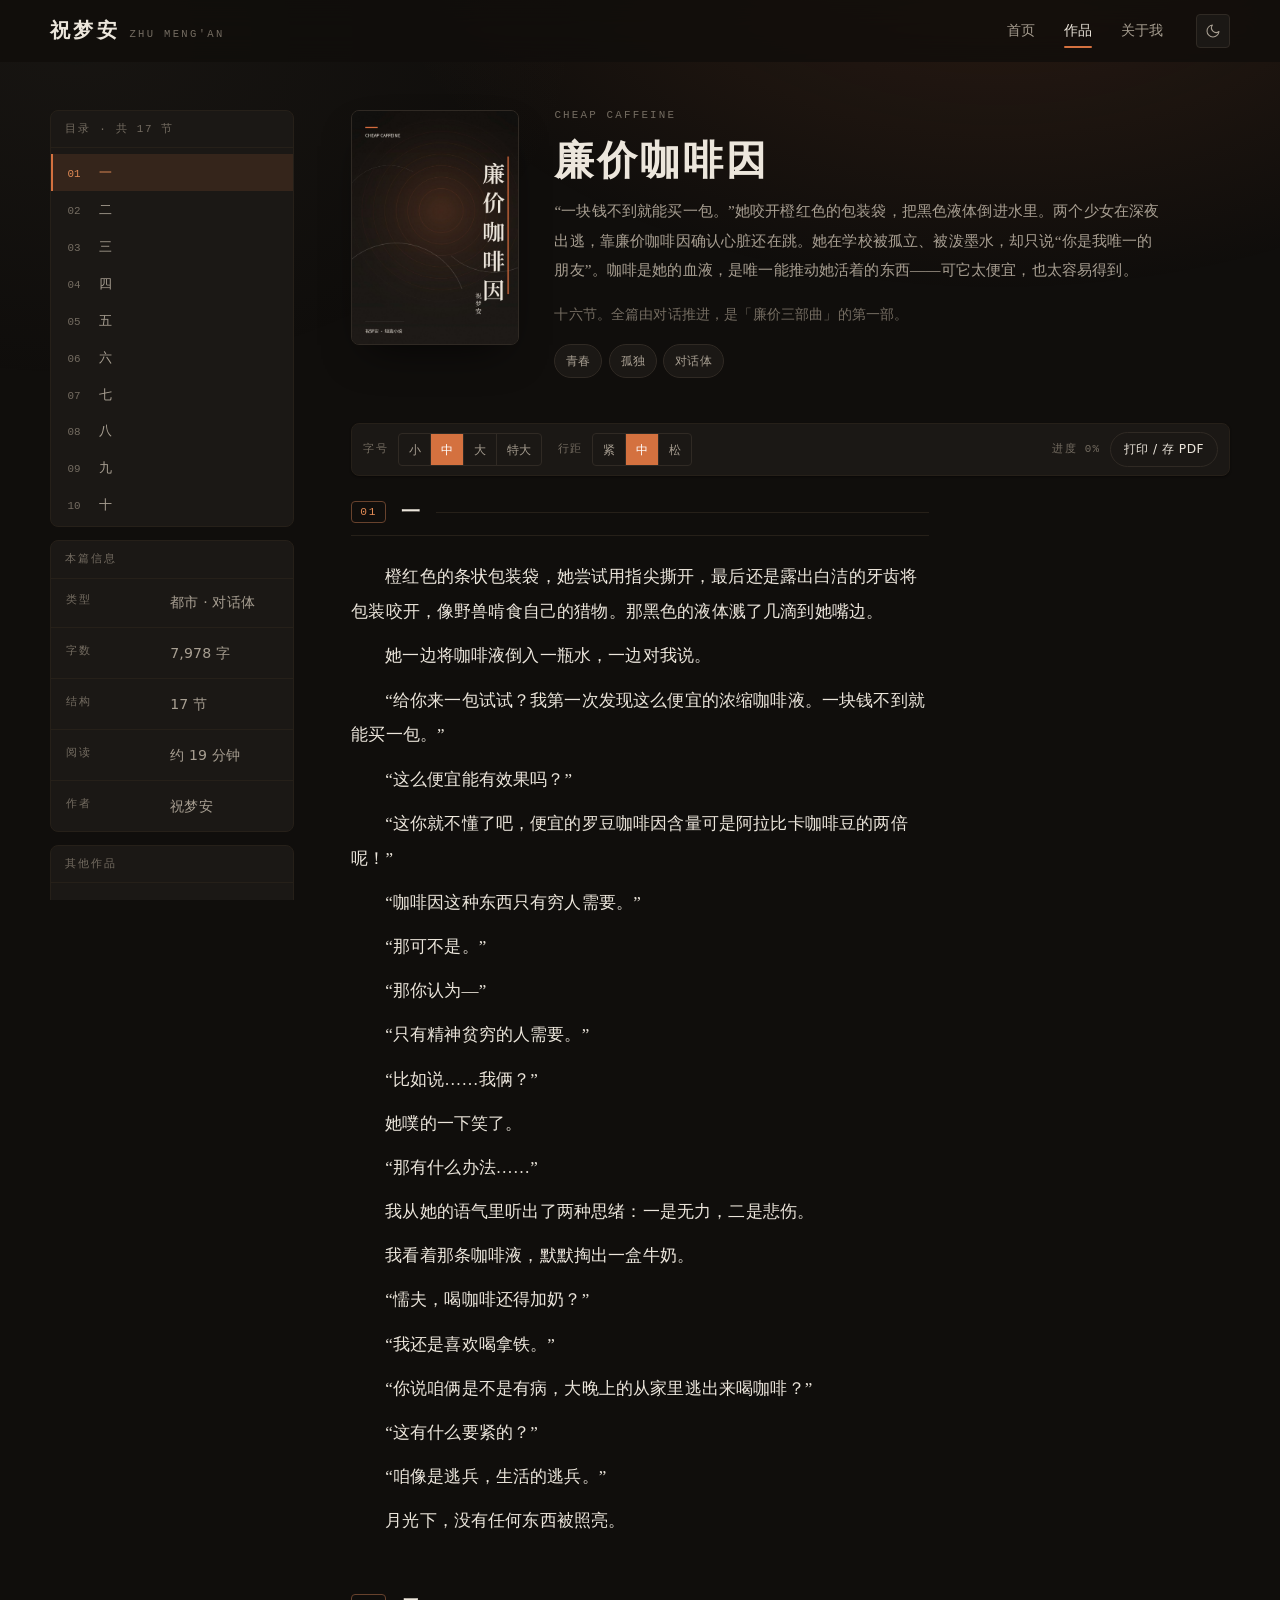
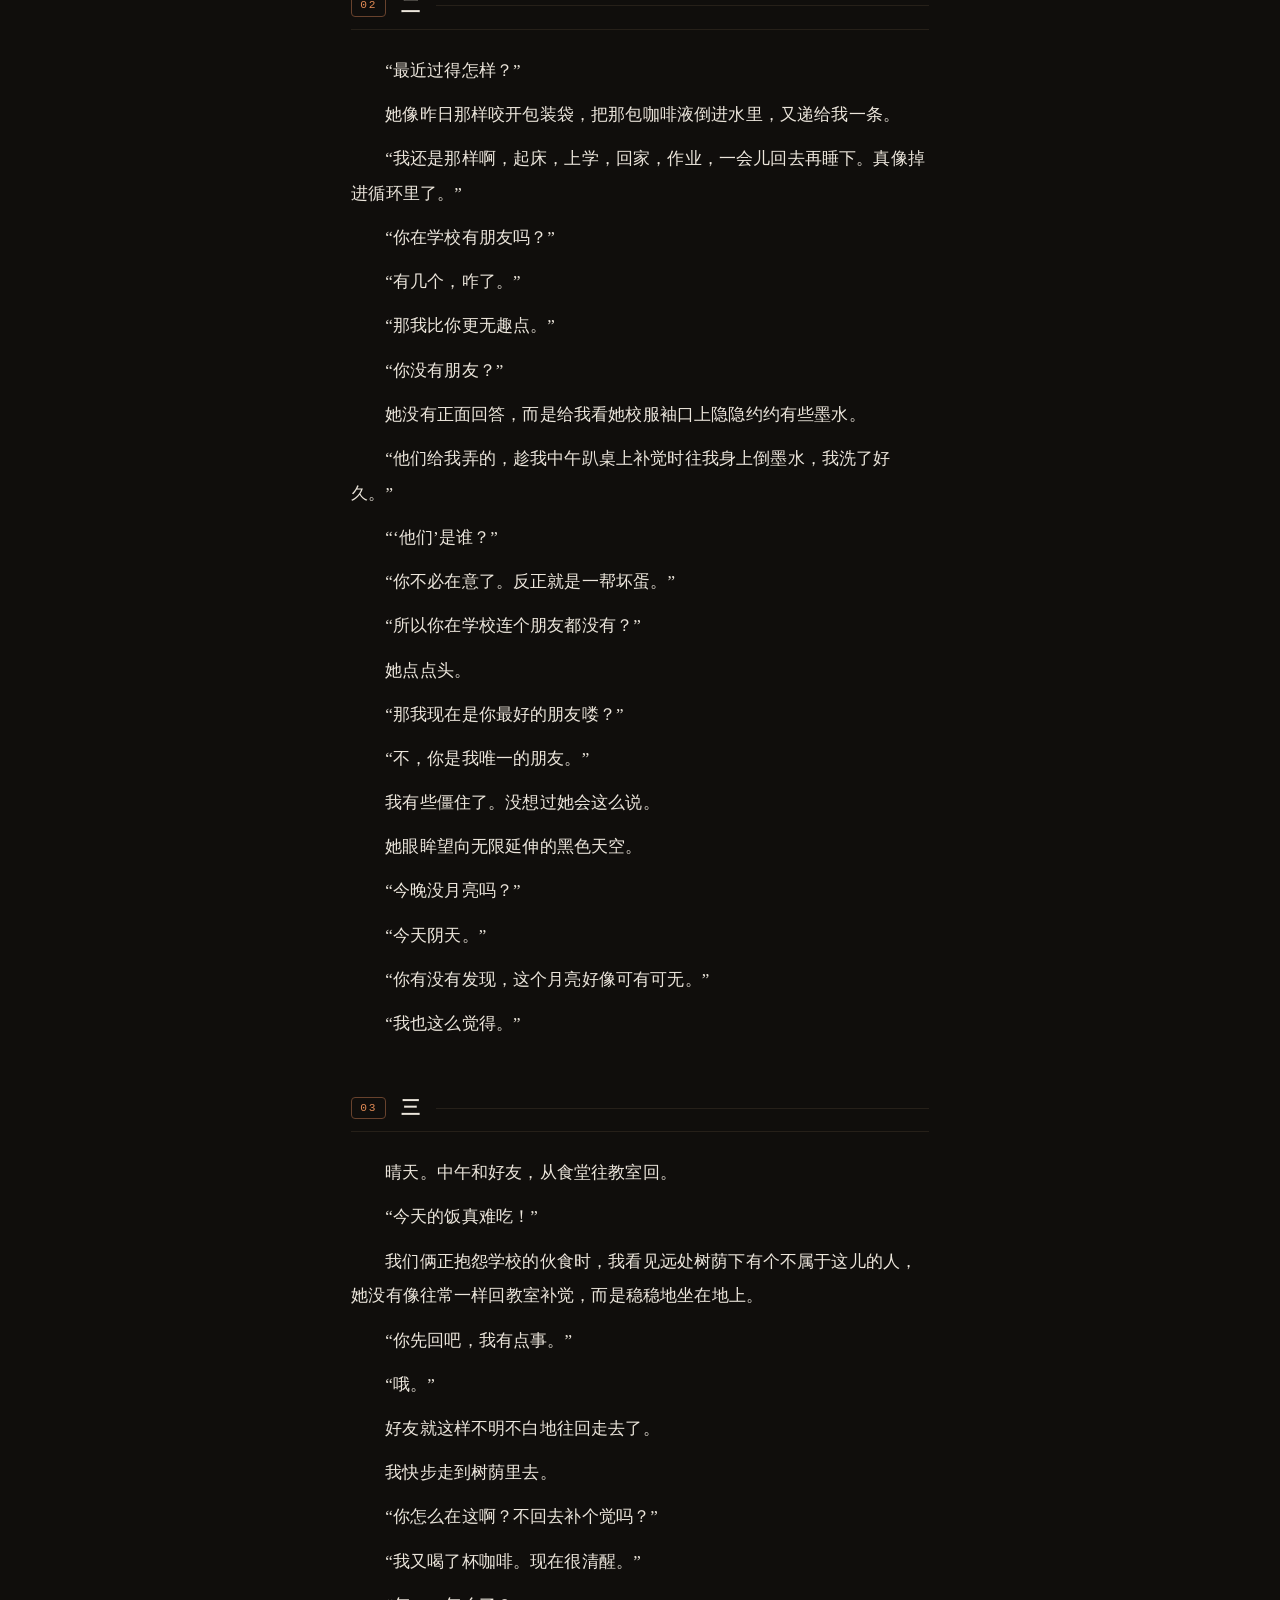
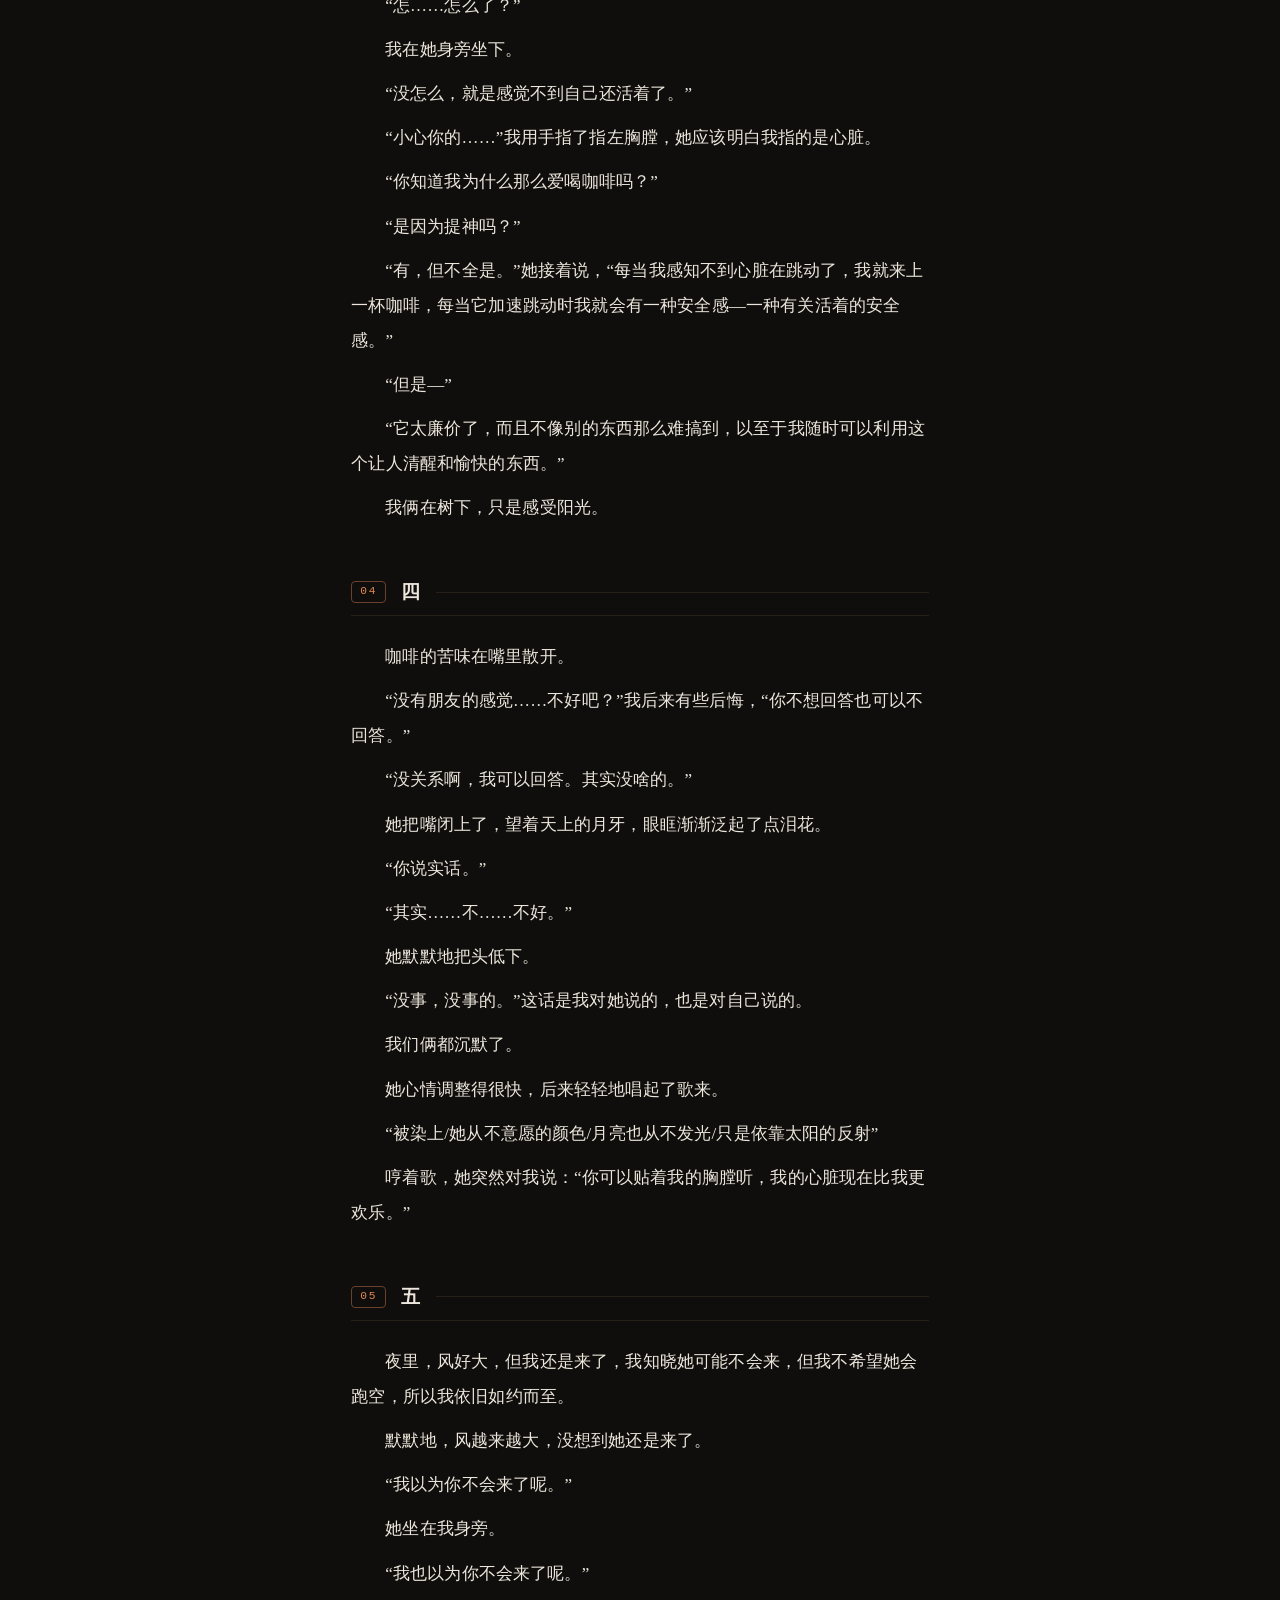
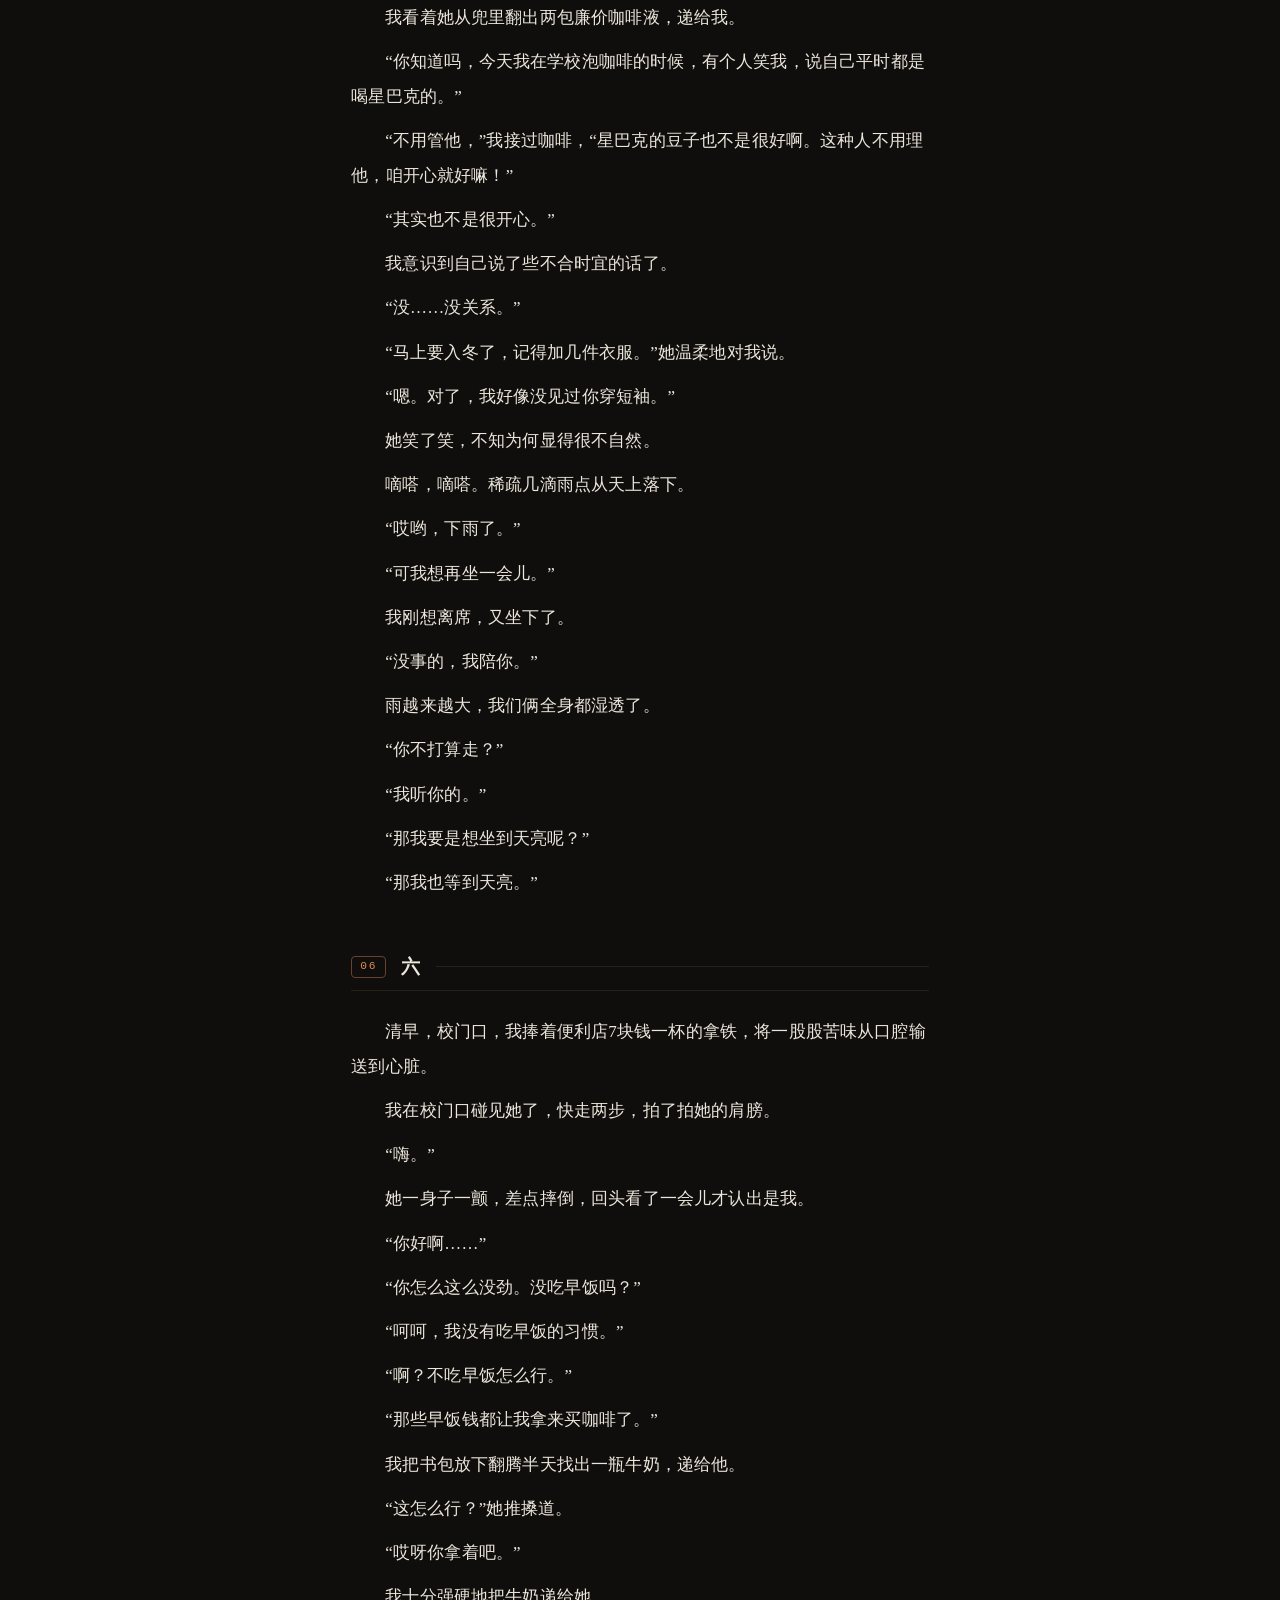
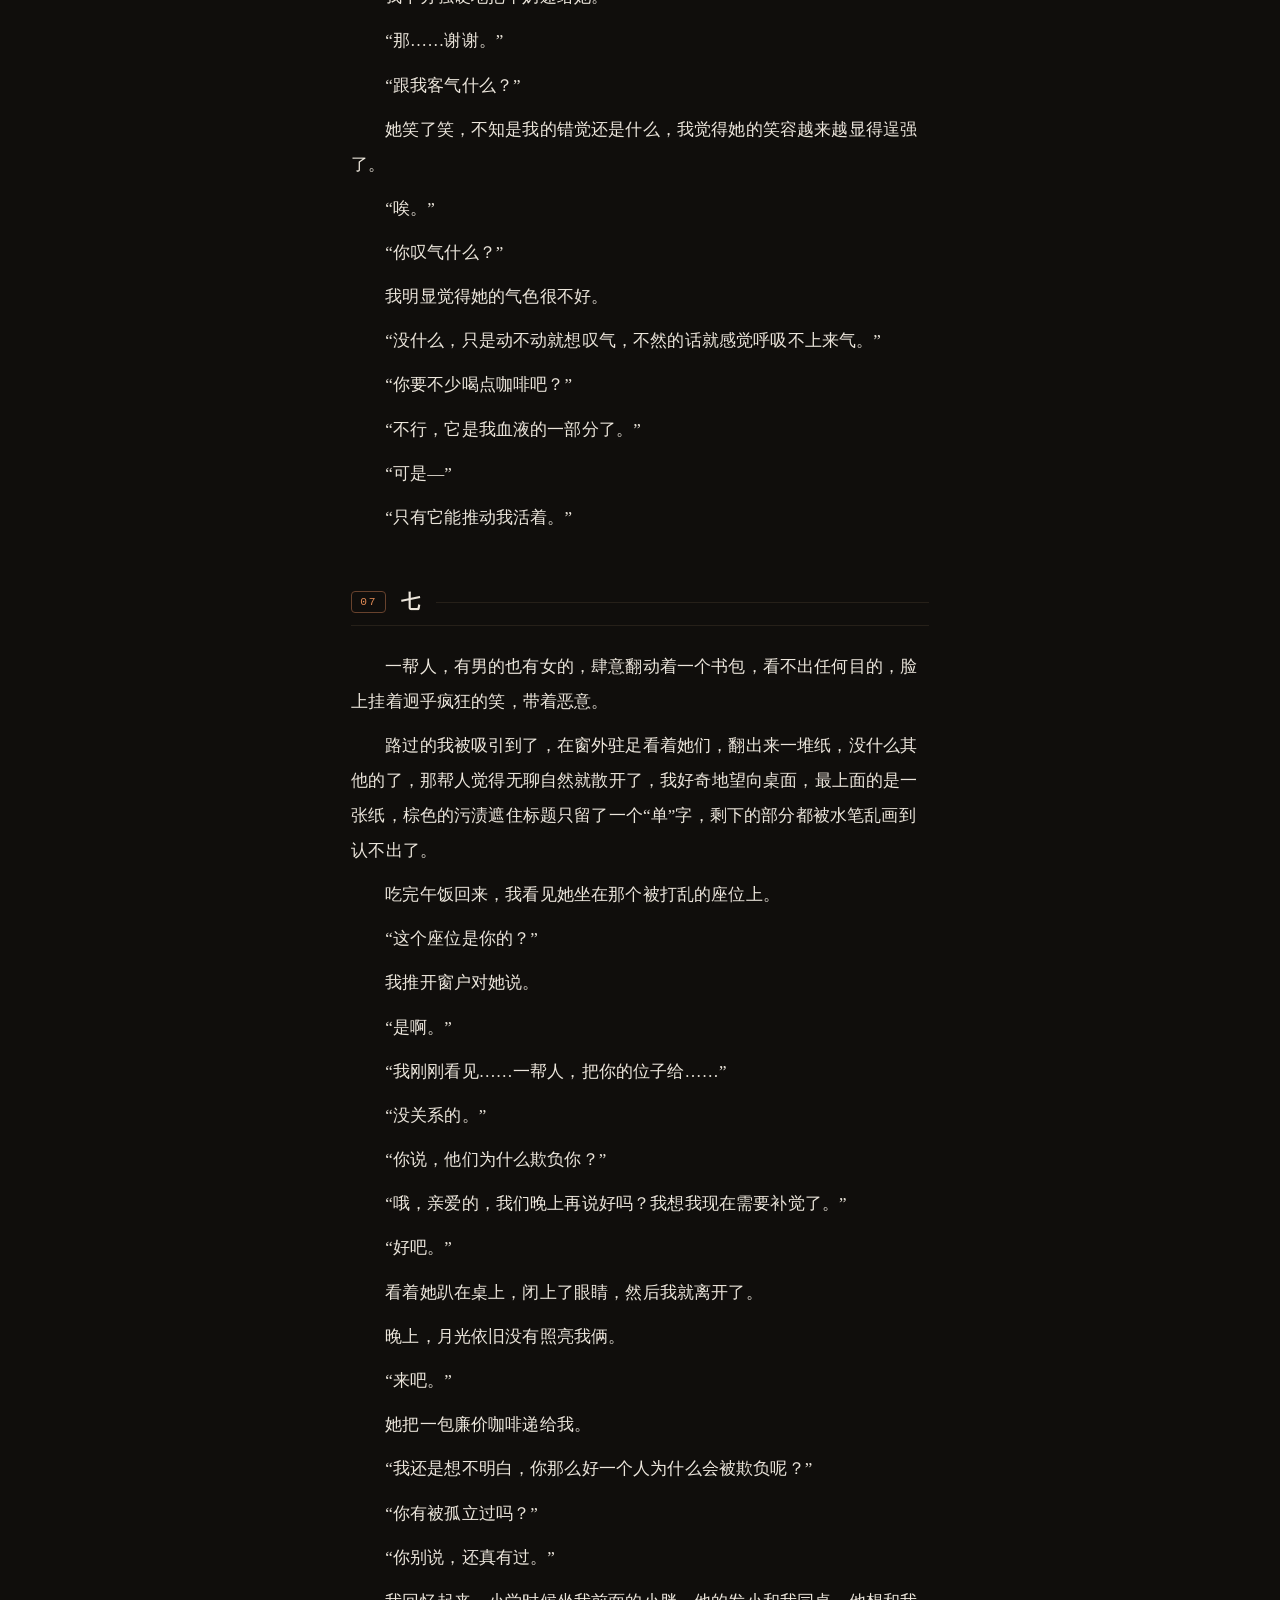
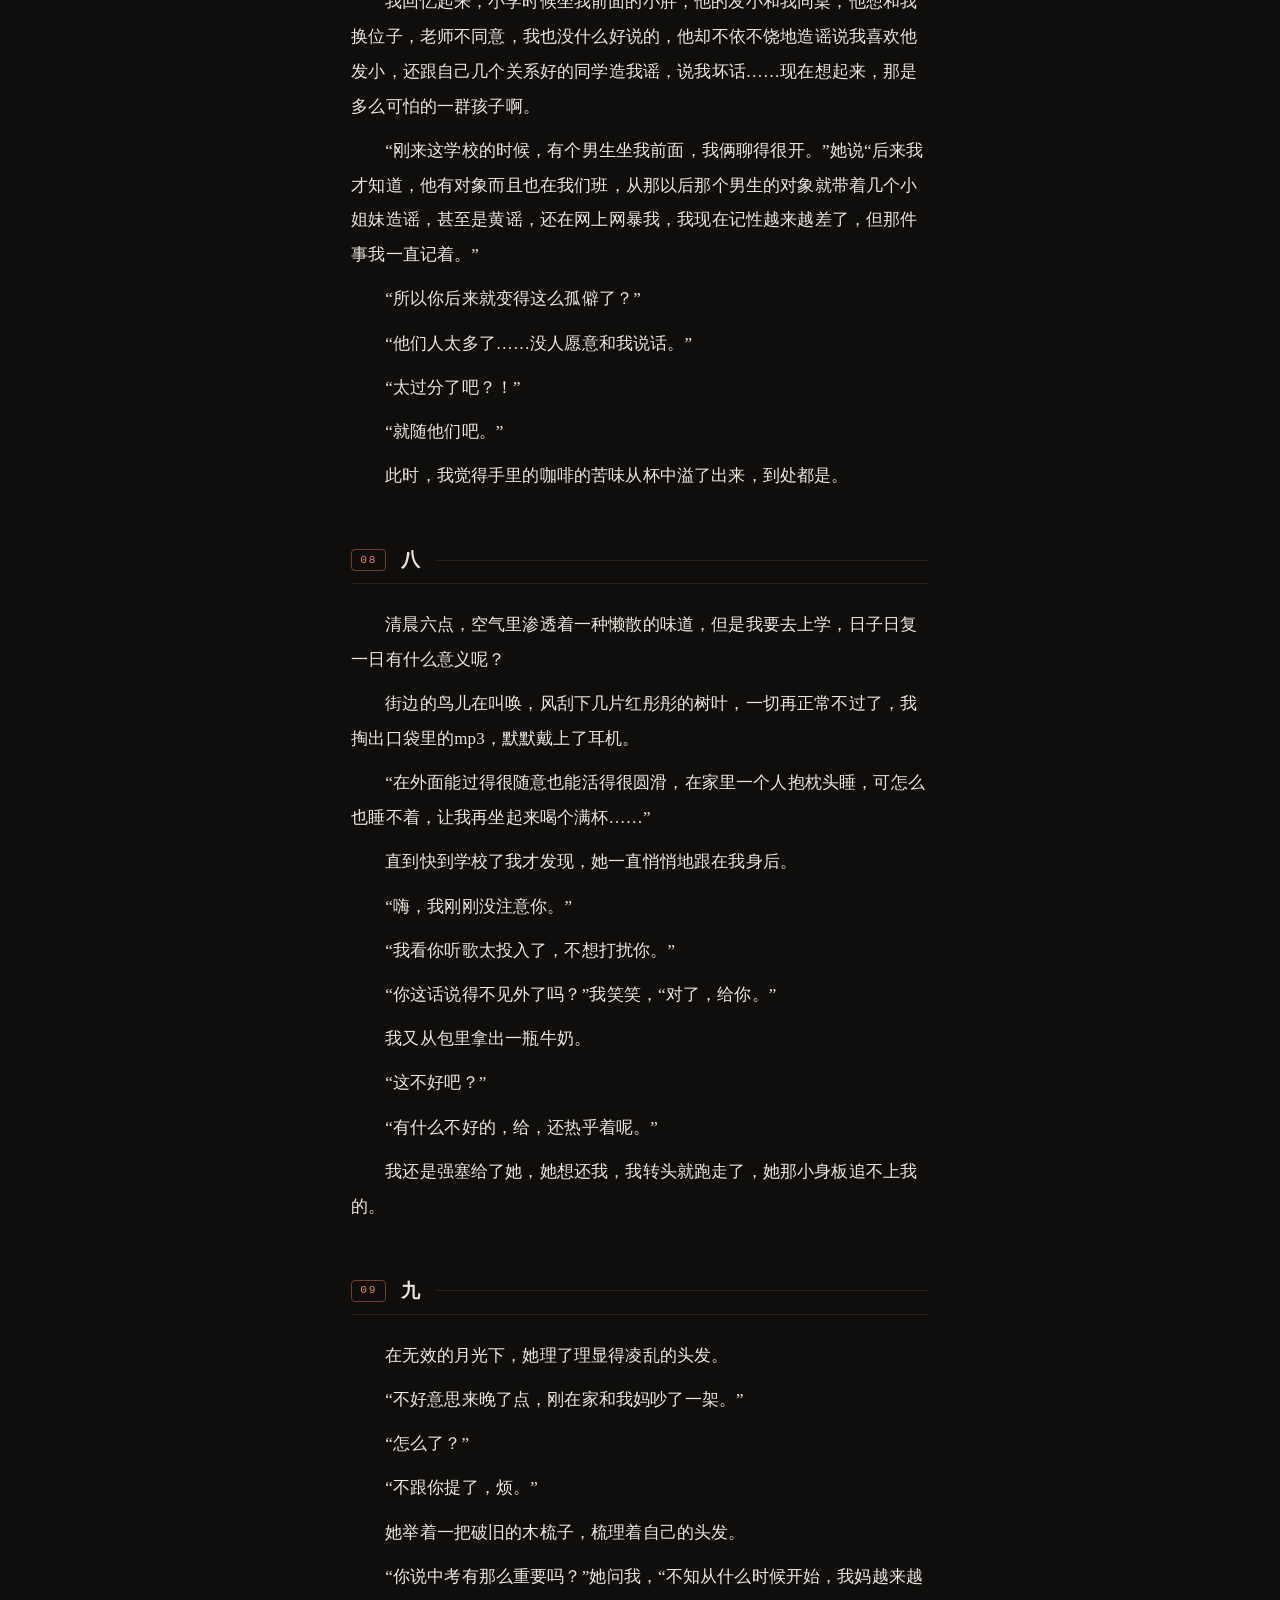
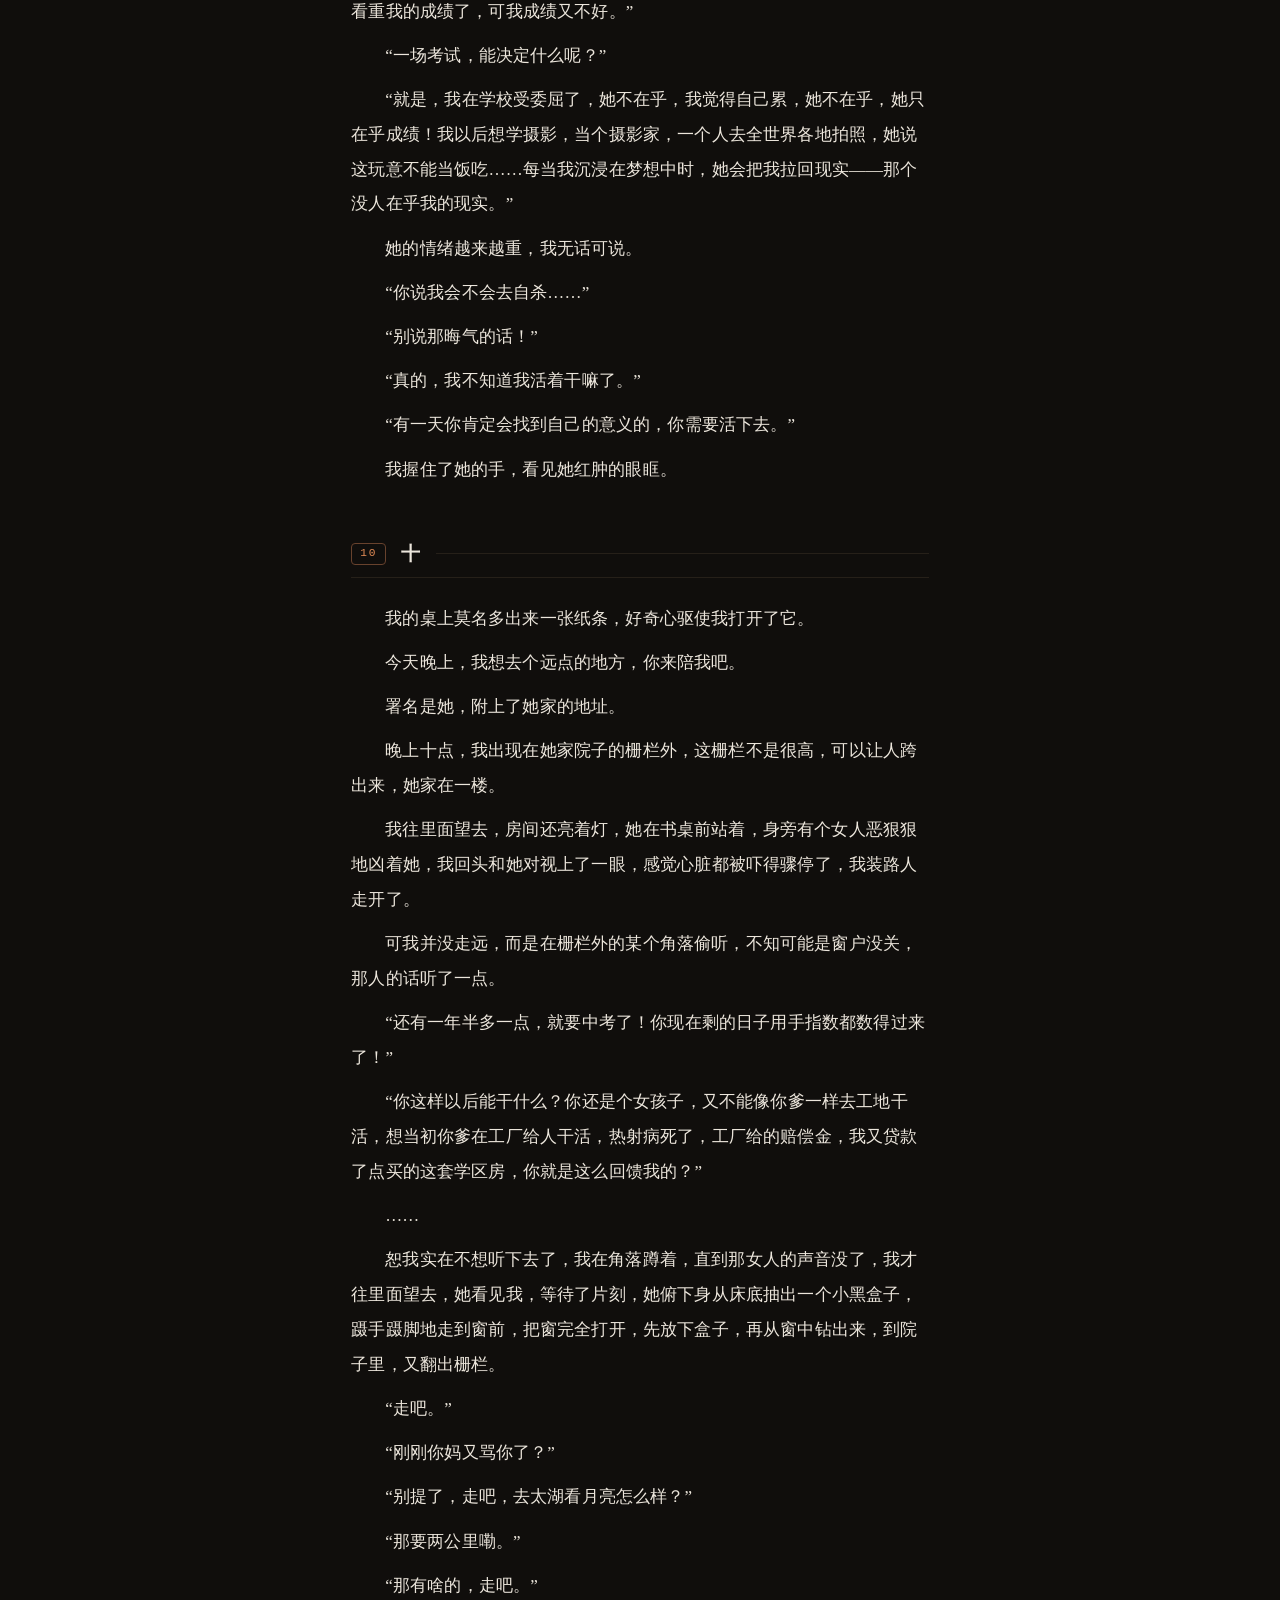
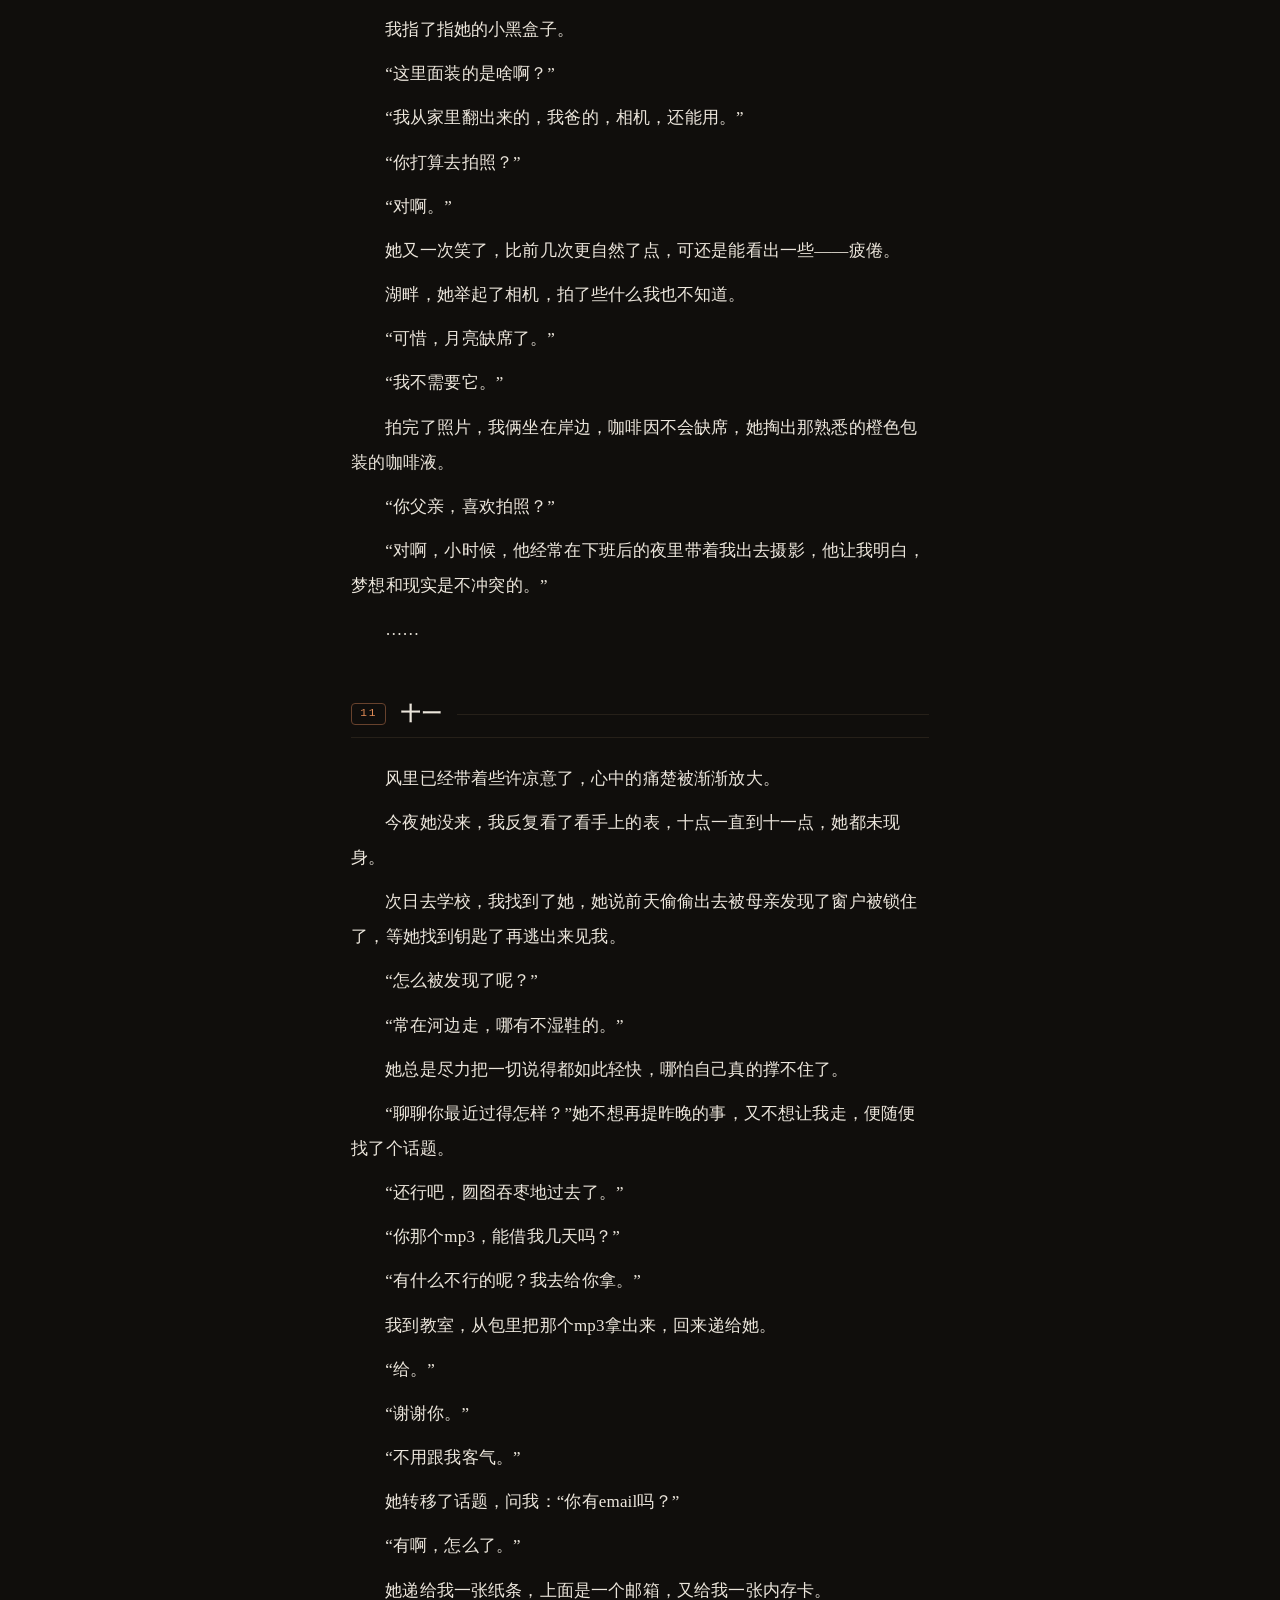
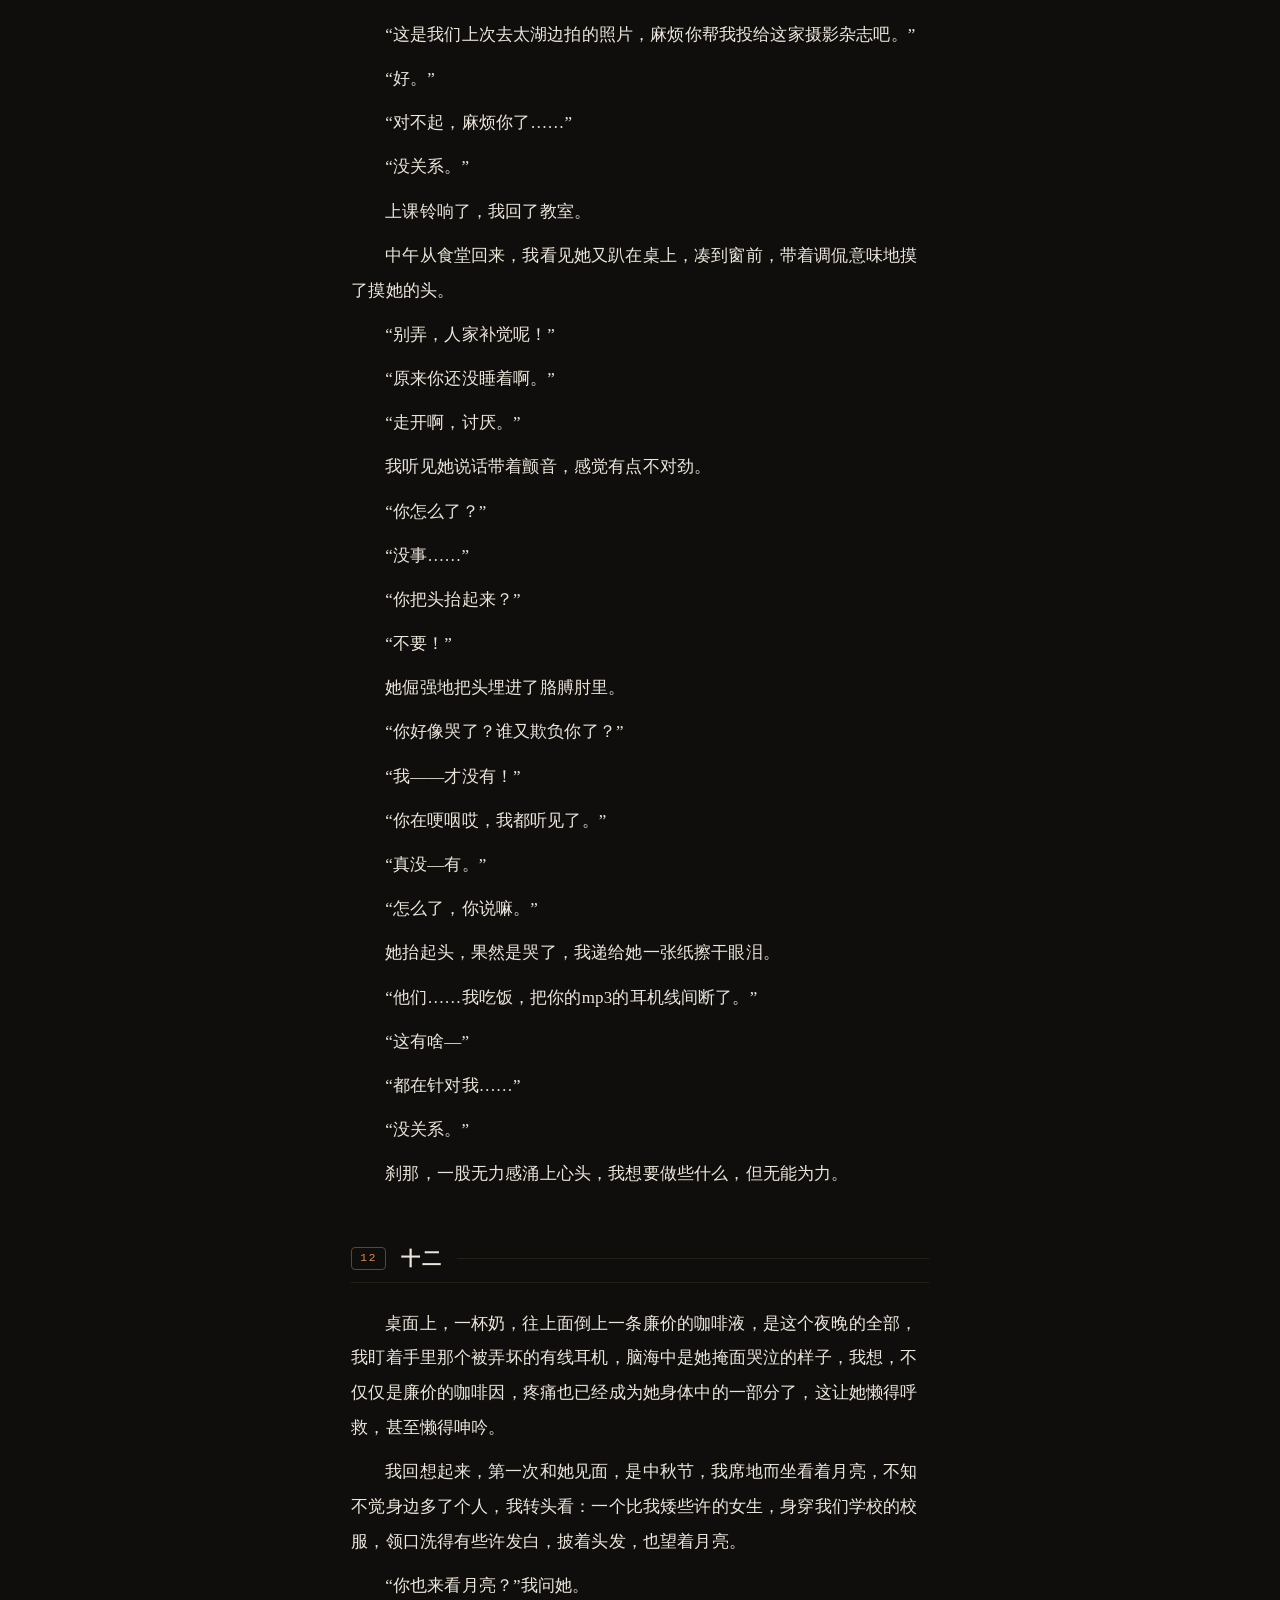
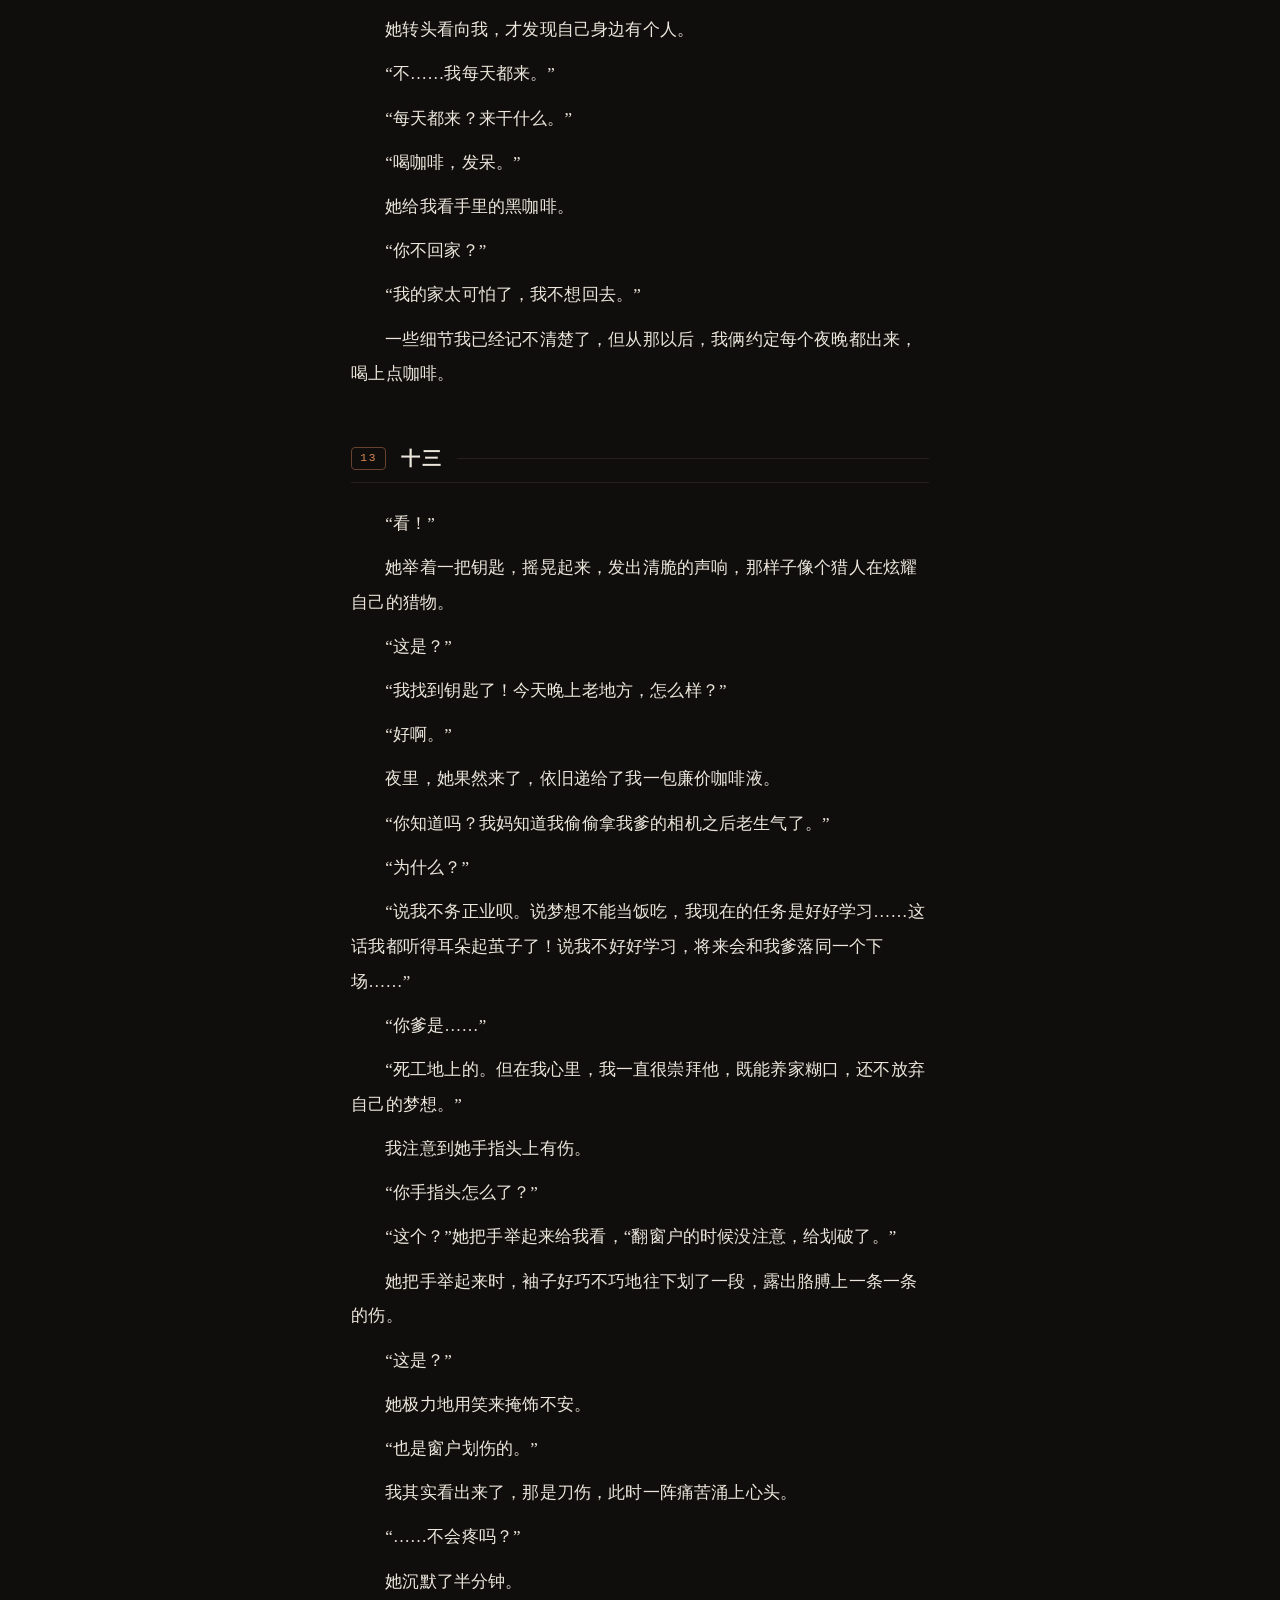
<file: works/coffee.html>
<!DOCTYPE html>
<html lang="zh-CN" data-theme="dark">
<head>
<meta charset="utf-8">
<meta name="viewport" content="width=device-width, initial-scale=1, viewport-fit=cover">
<meta name="theme-color" content="#100e0c">
<meta name="color-scheme" content="dark light">
<meta name="generator" content="祝梦安 · 个人博客">
<title>《廉价咖啡因》Cheap Caffeine · 祝梦安</title>
<meta name="description" content="“一块钱不到就能买一包。”她咬开橙红色的包装袋，把黑色液体倒进水里。两个少女在深夜出逃，靠廉价咖啡因确认心脏还在跳。她在学校被孤立、被泼墨水，却只说“你是我唯一的朋友”。咖啡是她的血液，是唯一能推动她活着的东西——可它太">
<meta property="og:title" content="《廉价咖啡因》Cheap Caffeine · 祝梦安">
<meta property="og:description" content="“一块钱不到就能买一包。”她咬开橙红色的包装袋，把黑色液体倒进水里。两个少女在深夜出逃，靠廉价咖啡因确认心脏还在跳。她在学校被孤立、被泼墨水，却只说“你是我唯一的朋友”。咖啡是她的血液，是唯一能推动她活着的东西——可它太">
<meta property="og:type" content="article">
<link rel="icon" href="data:image/svg+xml,%3Csvg xmlns='http://www.w3.org/2000/svg' viewBox='0 0 32 32'%3E%3Crect width='32' height='32' rx='7' fill='%23100e0c'/%3E%3Ctext x='16' y='22' font-size='17' font-family='serif' fill='%23d4713f' text-anchor='middle'%3E%E7%A5%9D%3C/text%3E%3C/svg%3E">
<link rel="stylesheet" href="../assets/site.css?v=93083575">
<link rel="stylesheet" href="../assets/mobile.css?v=ab116a1c">
<script>(function(){try{var t=localStorage.getItem("zm.theme")||"dark";document.documentElement.setAttribute("data-theme",t);document.documentElement.style.colorScheme=t;}catch(e){}})();</script>
</head>
<body>
<a class="skip" href="#main">跳到正文</a>
<div class="progress" id="progress" aria-hidden="true"></div>
<header class="site-head">
  <div class="wrap">
    <a class="brand" href="../index.html" aria-label="祝梦安 · 首页"><b>祝梦安</b><span>Zhu Meng'an</span></a>
    <nav class="nav" aria-label="主导航">
      <a href="../index.html">首页</a>
      <a href="../works.html" aria-current="page">作品</a>
      <a href="../about.html">关于我</a>
    </nav>
    <button class="icon-btn" id="themeBtn" type="button" aria-label="切换主题">
      <svg class="i-moon" viewBox="0 0 24 24" fill="none" stroke="currentColor" stroke-width="1.6" stroke-linecap="round" stroke-linejoin="round" aria-hidden="true"><path d="M21 12.8A9 9 0 1 1 11.2 3a7 7 0 0 0 9.8 9.8Z"/></svg>
      <svg class="i-sun" viewBox="0 0 24 24" fill="none" stroke="currentColor" stroke-width="1.6" stroke-linecap="round" stroke-linejoin="round" aria-hidden="true"><circle cx="12" cy="12" r="4"/><path d="M12 2v2M12 20v2M4.9 4.9l1.4 1.4M17.7 17.7l1.4 1.4M2 12h2M20 12h2M4.9 19.1l1.4-1.4M17.7 6.3l1.4-1.4"/></svg>
    </button>
  </div>
</header>
<main id="main">

  <div class="wrap">
    <div class="reader-shell">
      
      <aside class="reader-aside">
        
        <div class="aside-card">
          <h4>目录 · 共 17 节</h4>
          <ul class="chapter-nav"><li><a href="#c1"><span class="n">01</span><span>一</span></a></li><li><a href="#c2"><span class="n">02</span><span>二</span></a></li><li><a href="#c3"><span class="n">03</span><span>三</span></a></li><li><a href="#c4"><span class="n">04</span><span>四</span></a></li><li><a href="#c5"><span class="n">05</span><span>五</span></a></li><li><a href="#c6"><span class="n">06</span><span>六</span></a></li><li><a href="#c7"><span class="n">07</span><span>七</span></a></li><li><a href="#c8"><span class="n">08</span><span>八</span></a></li><li><a href="#c9"><span class="n">09</span><span>九</span></a></li><li><a href="#c10"><span class="n">10</span><span>十</span></a></li><li><a href="#c11"><span class="n">11</span><span>十一</span></a></li><li><a href="#c12"><span class="n">12</span><span>十二</span></a></li><li><a href="#c13"><span class="n">13</span><span>十三</span></a></li><li><a href="#c14"><span class="n">14</span><span>十四</span></a></li><li><a href="#c15"><span class="n">15</span><span>十五</span></a></li><li><a href="#c16"><span class="n">16</span><span>十六</span></a></li><li><a href="#c17"><span class="n">17</span><span>尾声</span></a></li></ul>
        </div>
        <div class="aside-card">
          <h4>本篇信息</h4>
          <div class="facts" style="border:0;background:none">
            <div class="fact"><dt>类型</dt><dd>都市 · 对话体</dd></div>
            <div class="fact"><dt>字数</dt><dd>7,978 字</dd></div>
            <div class="fact"><dt>结构</dt><dd>17 节</dd></div>
            <div class="fact"><dt>阅读</dt><dd>约 19 分钟</dd></div>
            <div class="fact"><dt>作者</dt><dd>祝梦安</dd></div>
          </div>
        </div>
        <div class="aside-card">
          <h4>其他作品</h4>
          <ul class="chapter-nav">
            <li><a href="whisper.html"><span class="n">·</span><span>轻轻呓语</span></a></li><li><a href="rainbow.html"><span class="n">·</span><span>黑白彩虹</span></a></li><li><a href="heart.html"><span class="n">·</span><span>找到她的心脏</span></a></li><li><a href="wine.html"><span class="n">·</span><span>肮脏的酒</span></a></li><li><a href="ink.html"><span class="n">·</span><span>近墨者黑</span></a></li>
          </ul>
        </div>
      </aside>
      <div>
        <div class="novel-intro reveal">
          <div class="cover">
            <!-- width/height 只用于加载时占位、防止跳动；真实尺寸一律由 CSS 决定。
                 这里写 900x1260 与容器比例 5:7 对齐，避免预留空间偏差 -->
            <img src="../assets/covers/coffee.jpg" alt="《廉价咖啡因》封面"
                 width="900" height="1260" decoding="async">
          </div>
          <div>
            <span class="en">Cheap Caffeine</span>
            <h1>廉价咖啡因</h1>
            <p class="blurb">“一块钱不到就能买一包。”她咬开橙红色的包装袋，把黑色液体倒进水里。两个少女在深夜出逃，靠廉价咖啡因确认心脏还在跳。她在学校被孤立、被泼墨水，却只说“你是我唯一的朋友”。咖啡是她的血液，是唯一能推动她活着的东西——可它太便宜，也太容易得到。</p>
            <p class="blurb" style="color:var(--text-3);font-size:.88rem">十六节。全篇由对话推进，是「廉价三部曲」的第一部。</p>
            <div class="meta-row"><span class="chip">青春</span><span class="chip">孤独</span><span class="chip">对话体</span></div>
          </div>
        </div>

        <div class="reader-toolbar" role="group" aria-label="阅读设置">
          <span class="lab">字号</span>
          <div class="seg" data-group="fs" role="group" aria-label="字号">
            <button type="button" data-val="s" aria-pressed="false">小</button>
            <button type="button" data-val="m" aria-pressed="true">中</button>
            <button type="button" data-val="l" aria-pressed="false">大</button>
            <button type="button" data-val="xl" aria-pressed="false">特大</button>
          </div>
          <span class="lab" style="margin-left:.5rem">行距</span>
          <div class="seg" data-group="lh" role="group" aria-label="行距">
            <button type="button" data-val="tight" aria-pressed="false">紧</button>
            <button type="button" data-val="normal" aria-pressed="true">中</button>
            <button type="button" data-val="loose" aria-pressed="false">松</button>
          </div>
          <span class="spacer"></span>
          <span class="lab">进度 <span id="pct">0%</span></span>
          <button class="btn" type="button" style="padding:.34rem .8rem;font-size:.76rem" id="printBtn">打印 / 存 PDF</button>
        </div>

        <article class="reader" id="reader" data-fs="m" data-lh="normal">
    <section class="chapter" id="c1" aria-labelledby="c1-h">
      <div class="chapter-head"><span class="n">01</span><h2 id="c1-h">一</h2></div>
      <p>橙红色的条状包装袋，她尝试用指尖撕开，最后还是露出白洁的牙齿将包装咬开，像野兽啃食自己的猎物。那黑色的液体溅了几滴到她嘴边。</p>
      <p>她一边将咖啡液倒入一瓶水，一边对我说。</p>
      <p>“给你来一包试试？我第一次发现这么便宜的浓缩咖啡液。一块钱不到就能买一包。”</p>
      <p>“这么便宜能有效果吗？”</p>
      <p>“这你就不懂了吧，便宜的罗豆咖啡因含量可是阿拉比卡咖啡豆的两倍呢！”</p>
      <p>“咖啡因这种东西只有穷人需要。”</p>
      <p>“那可不是。”</p>
      <p>“那你认为—”</p>
      <p>“只有精神贫穷的人需要。”</p>
      <p>“比如说……我俩？”</p>
      <p>她噗的一下笑了。</p>
      <p>“那有什么办法……”</p>
      <p>我从她的语气里听出了两种思绪：一是无力，二是悲伤。</p>
      <p>我看着那条咖啡液，默默掏出一盒牛奶。</p>
      <p>“懦夫，喝咖啡还得加奶？”</p>
      <p>“我还是喜欢喝拿铁。”</p>
      <p>“你说咱俩是不是有病，大晚上的从家里逃出来喝咖啡？”</p>
      <p>“这有什么要紧的？”</p>
      <p>“咱像是逃兵，生活的逃兵。”</p>
      <p>月光下，没有任何东西被照亮。</p>
    </section>
    <section class="chapter" id="c2" aria-labelledby="c2-h">
      <div class="chapter-head"><span class="n">02</span><h2 id="c2-h">二</h2></div>
      <p>“最近过得怎样？”</p>
      <p>她像昨日那样咬开包装袋，把那包咖啡液倒进水里，又递给我一条。</p>
      <p>“我还是那样啊，起床，上学，回家，作业，一会儿回去再睡下。真像掉进循环里了。”</p>
      <p>“你在学校有朋友吗？”</p>
      <p>“有几个，咋了。”</p>
      <p>“那我比你更无趣点。”</p>
      <p>“你没有朋友？”</p>
      <p>她没有正面回答，而是给我看她校服袖口上隐隐约约有些墨水。</p>
      <p>“他们给我弄的，趁我中午趴桌上补觉时往我身上倒墨水，我洗了好久。”</p>
      <p>“‘他们’是谁？”</p>
      <p>“你不必在意了。反正就是一帮坏蛋。”</p>
      <p>“所以你在学校连个朋友都没有？”</p>
      <p>她点点头。</p>
      <p>“那我现在是你最好的朋友喽？”</p>
      <p>“不，你是我唯一的朋友。”</p>
      <p>我有些僵住了。没想过她会这么说。</p>
      <p>她眼眸望向无限延伸的黑色天空。</p>
      <p>“今晚没月亮吗？”</p>
      <p>“今天阴天。”</p>
      <p>“你有没有发现，这个月亮好像可有可无。”</p>
      <p>“我也这么觉得。”</p>
    </section>
    <section class="chapter" id="c3" aria-labelledby="c3-h">
      <div class="chapter-head"><span class="n">03</span><h2 id="c3-h">三</h2></div>
      <p>晴天。中午和好友，从食堂往教室回。</p>
      <p>“今天的饭真难吃！”</p>
      <p>我们俩正抱怨学校的伙食时，我看见远处树荫下有个不属于这儿的人，她没有像往常一样回教室补觉，而是稳稳地坐在地上。</p>
      <p>“你先回吧，我有点事。”</p>
      <p>“哦。”</p>
      <p>好友就这样不明不白地往回走去了。</p>
      <p>我快步走到树荫里去。</p>
      <p>“你怎么在这啊？不回去补个觉吗？”</p>
      <p>“我又喝了杯咖啡。现在很清醒。”</p>
      <p>“怎……怎么了？”</p>
      <p>我在她身旁坐下。</p>
      <p>“没怎么，就是感觉不到自己还活着了。”</p>
      <p>“小心你的……”我用手指了指左胸膛，她应该明白我指的是心脏。</p>
      <p>“你知道我为什么那么爱喝咖啡吗？”</p>
      <p>“是因为提神吗？”</p>
      <p>“有，但不全是。”她接着说，“每当我感知不到心脏在跳动了，我就来上一杯咖啡，每当它加速跳动时我就会有一种安全感—一种有关活着的安全感。”</p>
      <p>“但是—”</p>
      <p>“它太廉价了，而且不像别的东西那么难搞到，以至于我随时可以利用这个让人清醒和愉快的东西。”</p>
      <p>我俩在树下，只是感受阳光。</p>
    </section>
    <section class="chapter" id="c4" aria-labelledby="c4-h">
      <div class="chapter-head"><span class="n">04</span><h2 id="c4-h">四</h2></div>
      <p>咖啡的苦味在嘴里散开。</p>
      <p>“没有朋友的感觉……不好吧？”我后来有些后悔，“你不想回答也可以不回答。”</p>
      <p>“没关系啊，我可以回答。其实没啥的。”</p>
      <p>她把嘴闭上了，望着天上的月牙，眼眶渐渐泛起了点泪花。</p>
      <p>“你说实话。”</p>
      <p>“其实……不……不好。”</p>
      <p>她默默地把头低下。</p>
      <p>“没事，没事的。”这话是我对她说的，也是对自己说的。</p>
      <p>我们俩都沉默了。</p>
      <p>她心情调整得很快，后来轻轻地唱起了歌来。</p>
      <p>“被染上/她从不意愿的颜色/月亮也从不发光/只是依靠太阳的反射”</p>
      <p>哼着歌，她突然对我说：“你可以贴着我的胸膛听，我的心脏现在比我更欢乐。”</p>
    </section>
    <section class="chapter" id="c5" aria-labelledby="c5-h">
      <div class="chapter-head"><span class="n">05</span><h2 id="c5-h">五</h2></div>
      <p>夜里，风好大，但我还是来了，我知晓她可能不会来，但我不希望她会跑空，所以我依旧如约而至。</p>
      <p>默默地，风越来越大，没想到她还是来了。</p>
      <p>“我以为你不会来了呢。”</p>
      <p>她坐在我身旁。</p>
      <p>“我也以为你不会来了呢。”</p>
      <p>我看着她从兜里翻出两包廉价咖啡液，递给我。</p>
      <p>“你知道吗，今天我在学校泡咖啡的时候，有个人笑我，说自己平时都是喝星巴克的。”</p>
      <p>“不用管他，”我接过咖啡，“星巴克的豆子也不是很好啊。这种人不用理他，咱开心就好嘛！”</p>
      <p>“其实也不是很开心。”</p>
      <p>我意识到自己说了些不合时宜的话了。</p>
      <p>“没……没关系。”</p>
      <p>“马上要入冬了，记得加几件衣服。”她温柔地对我说。</p>
      <p>“嗯。对了，我好像没见过你穿短袖。”</p>
      <p>她笑了笑，不知为何显得很不自然。</p>
      <p>嘀嗒，嘀嗒。稀疏几滴雨点从天上落下。</p>
      <p>“哎哟，下雨了。”</p>
      <p>“可我想再坐一会儿。”</p>
      <p>我刚想离席，又坐下了。</p>
      <p>“没事的，我陪你。”</p>
      <p>雨越来越大，我们俩全身都湿透了。</p>
      <p>“你不打算走？”</p>
      <p>“我听你的。”</p>
      <p>“那我要是想坐到天亮呢？”</p>
      <p>“那我也等到天亮。”</p>
    </section>
    <section class="chapter" id="c6" aria-labelledby="c6-h">
      <div class="chapter-head"><span class="n">06</span><h2 id="c6-h">六</h2></div>
      <p>清早，校门口，我捧着便利店7块钱一杯的拿铁，将一股股苦味从口腔输送到心脏。</p>
      <p>我在校门口碰见她了，快走两步，拍了拍她的肩膀。</p>
      <p>“嗨。”</p>
      <p>她一身子一颤，差点摔倒，回头看了一会儿才认出是我。</p>
      <p>“你好啊……”</p>
      <p>“你怎么这么没劲。没吃早饭吗？”</p>
      <p>“呵呵，我没有吃早饭的习惯。”</p>
      <p>“啊？不吃早饭怎么行。”</p>
      <p>“那些早饭钱都让我拿来买咖啡了。”</p>
      <p>我把书包放下翻腾半天找出一瓶牛奶，递给他。</p>
      <p>“这怎么行？”她推搡道。</p>
      <p>“哎呀你拿着吧。”</p>
      <p>我十分强硬地把牛奶递给她。</p>
      <p>“那……谢谢。”</p>
      <p>“跟我客气什么？”</p>
      <p>她笑了笑，不知是我的错觉还是什么，我觉得她的笑容越来越显得逞强了。</p>
      <p>“唉。”</p>
      <p>“你叹气什么？”</p>
      <p>我明显觉得她的气色很不好。</p>
      <p>“没什么，只是动不动就想叹气，不然的话就感觉呼吸不上来气。”</p>
      <p>“你要不少喝点咖啡吧？”</p>
      <p>“不行，它是我血液的一部分了。”</p>
      <p>“可是—”</p>
      <p>“只有它能推动我活着。”</p>
    </section>
    <section class="chapter" id="c7" aria-labelledby="c7-h">
      <div class="chapter-head"><span class="n">07</span><h2 id="c7-h">七</h2></div>
      <p>一帮人，有男的也有女的，肆意翻动着一个书包，看不出任何目的，脸上挂着迥乎疯狂的笑，带着恶意。</p>
      <p>路过的我被吸引到了，在窗外驻足看着她们，翻出来一堆纸，没什么其他的了，那帮人觉得无聊自然就散开了，我好奇地望向桌面，最上面的是一张纸，棕色的污渍遮住标题只留了一个“单”字，剩下的部分都被水笔乱画到认不出了。</p>
      <p>吃完午饭回来，我看见她坐在那个被打乱的座位上。</p>
      <p>“这个座位是你的？”</p>
      <p>我推开窗户对她说。</p>
      <p>“是啊。”</p>
      <p>“我刚刚看见……一帮人，把你的位子给……”</p>
      <p>“没关系的。”</p>
      <p>“你说，他们为什么欺负你？”</p>
      <p>“哦，亲爱的，我们晚上再说好吗？我想我现在需要补觉了。”</p>
      <p>“好吧。”</p>
      <p>看着她趴在桌上，闭上了眼睛，然后我就离开了。</p>
      <p>晚上，月光依旧没有照亮我俩。</p>
      <p>“来吧。”</p>
      <p>她把一包廉价咖啡递给我。</p>
      <p>“我还是想不明白，你那么好一个人为什么会被欺负呢？”</p>
      <p>“你有被孤立过吗？”</p>
      <p>“你别说，还真有过。”</p>
      <p>我回忆起来，小学时候坐我前面的小胖，他的发小和我同桌，他想和我换位子，老师不同意，我也没什么好说的，他却不依不饶地造谣说我喜欢他发小，还跟自己几个关系好的同学造我谣，说我坏话……现在想起来，那是多么可怕的一群孩子啊。</p>
      <p>“刚来这学校的时候，有个男生坐我前面，我俩聊得很开。”她说“后来我才知道，他有对象而且也在我们班，从那以后那个男生的对象就带着几个小姐妹造谣，甚至是黄谣，还在网上网暴我，我现在记性越来越差了，但那件事我一直记着。”</p>
      <p>“所以你后来就变得这么孤僻了？”</p>
      <p>“他们人太多了……没人愿意和我说话。”</p>
      <p>“太过分了吧？！”</p>
      <p>“就随他们吧。”</p>
      <p>此时，我觉得手里的咖啡的苦味从杯中溢了出来，到处都是。</p>
    </section>
    <section class="chapter" id="c8" aria-labelledby="c8-h">
      <div class="chapter-head"><span class="n">08</span><h2 id="c8-h">八</h2></div>
      <p>清晨六点，空气里渗透着一种懒散的味道，但是我要去上学，日子日复一日有什么意义呢？</p>
      <p>街边的鸟儿在叫唤，风刮下几片红彤彤的树叶，一切再正常不过了，我掏出口袋里的mp3，默默戴上了耳机。</p>
      <p>“在外面能过得很随意也能活得很圆滑，在家里一个人抱枕头睡，可怎么也睡不着，让我再坐起来喝个满杯……”</p>
      <p>直到快到学校了我才发现，她一直悄悄地跟在我身后。</p>
      <p>“嗨，我刚刚没注意你。”</p>
      <p>“我看你听歌太投入了，不想打扰你。”</p>
      <p>“你这话说得不见外了吗？”我笑笑，“对了，给你。”</p>
      <p>我又从包里拿出一瓶牛奶。</p>
      <p>“这不好吧？”</p>
      <p>“有什么不好的，给，还热乎着呢。”</p>
      <p>我还是强塞给了她，她想还我，我转头就跑走了，她那小身板追不上我的。</p>
    </section>
    <section class="chapter" id="c9" aria-labelledby="c9-h">
      <div class="chapter-head"><span class="n">09</span><h2 id="c9-h">九</h2></div>
      <p>在无效的月光下，她理了理显得凌乱的头发。</p>
      <p>“不好意思来晚了点，刚在家和我妈吵了一架。”</p>
      <p>“怎么了？”</p>
      <p>“不跟你提了，烦。”</p>
      <p>她举着一把破旧的木梳子，梳理着自己的头发。</p>
      <p>“你说中考有那么重要吗？”她问我，“不知从什么时候开始，我妈越来越看重我的成绩了，可我成绩又不好。”</p>
      <p>“一场考试，能决定什么呢？”</p>
      <p>“就是，我在学校受委屈了，她不在乎，我觉得自己累，她不在乎，她只在乎成绩！我以后想学摄影，当个摄影家，一个人去全世界各地拍照，她说这玩意不能当饭吃……每当我沉浸在梦想中时，她会把我拉回现实——那个没人在乎我的现实。”</p>
      <p>她的情绪越来越重，我无话可说。</p>
      <p>“你说我会不会去自杀……”</p>
      <p>“别说那晦气的话！”</p>
      <p>“真的，我不知道我活着干嘛了。”</p>
      <p>“有一天你肯定会找到自己的意义的，你需要活下去。”</p>
      <p>我握住了她的手，看见她红肿的眼眶。</p>
    </section>
    <section class="chapter" id="c10" aria-labelledby="c10-h">
      <div class="chapter-head"><span class="n">10</span><h2 id="c10-h">十</h2></div>
      <p>我的桌上莫名多出来一张纸条，好奇心驱使我打开了它。</p>
      <p>今天晚上，我想去个远点的地方，你来陪我吧。</p>
      <p>署名是她，附上了她家的地址。</p>
      <p>晚上十点，我出现在她家院子的栅栏外，这栅栏不是很高，可以让人跨出来，她家在一楼。</p>
      <p>我往里面望去，房间还亮着灯，她在书桌前站着，身旁有个女人恶狠狠地凶着她，我回头和她对视上了一眼，感觉心脏都被吓得骤停了，我装路人走开了。</p>
      <p>可我并没走远，而是在栅栏外的某个角落偷听，不知可能是窗户没关，那人的话听了一点。</p>
      <p>“还有一年半多一点，就要中考了！你现在剩的日子用手指数都数得过来了！”</p>
      <p>“你这样以后能干什么？你还是个女孩子，又不能像你爹一样去工地干活，想当初你爹在工厂给人干活，热射病死了，工厂给的赔偿金，我又贷款了点买的这套学区房，你就是这么回馈我的？”</p>
      <p>……</p>
      <p>恕我实在不想听下去了，我在角落蹲着，直到那女人的声音没了，我才往里面望去，她看见我，等待了片刻，她俯下身从床底抽出一个小黑盒子，蹑手蹑脚地走到窗前，把窗完全打开，先放下盒子，再从窗中钻出来，到院子里，又翻出栅栏。</p>
      <p>“走吧。”</p>
      <p>“刚刚你妈又骂你了？”</p>
      <p>“别提了，走吧，去太湖看月亮怎么样？”</p>
      <p>“那要两公里嘞。”</p>
      <p>“那有啥的，走吧。”</p>
      <p>我指了指她的小黑盒子。</p>
      <p>“这里面装的是啥啊？”</p>
      <p>“我从家里翻出来的，我爸的，相机，还能用。”</p>
      <p>“你打算去拍照？”</p>
      <p>“对啊。”</p>
      <p>她又一次笑了，比前几次更自然了点，可还是能看出一些——疲倦。</p>
      <p>湖畔，她举起了相机，拍了些什么我也不知道。</p>
      <p>“可惜，月亮缺席了。”</p>
      <p>“我不需要它。”</p>
      <p>拍完了照片，我俩坐在岸边，咖啡因不会缺席，她掏出那熟悉的橙色包装的咖啡液。</p>
      <p>“你父亲，喜欢拍照？”</p>
      <p>“对啊，小时候，他经常在下班后的夜里带着我出去摄影，他让我明白，梦想和现实是不冲突的。”</p>
      <p>……</p>
    </section>
    <section class="chapter" id="c11" aria-labelledby="c11-h">
      <div class="chapter-head"><span class="n">11</span><h2 id="c11-h">十一</h2></div>
      <p>风里已经带着些许凉意了，心中的痛楚被渐渐放大。</p>
      <p>今夜她没来，我反复看了看手上的表，十点一直到十一点，她都未现身。</p>
      <p>次日去学校，我找到了她，她说前天偷偷出去被母亲发现了窗户被锁住了，等她找到钥匙了再逃出来见我。</p>
      <p>“怎么被发现了呢？”</p>
      <p>“常在河边走，哪有不湿鞋的。”</p>
      <p>她总是尽力把一切说得都如此轻快，哪怕自己真的撑不住了。</p>
      <p>“聊聊你最近过得怎样？”她不想再提昨晚的事，又不想让我走，便随便找了个话题。</p>
      <p>“还行吧，囫囵吞枣地过去了。”</p>
      <p>“你那个mp3，能借我几天吗？”</p>
      <p>“有什么不行的呢？我去给你拿。”</p>
      <p>我到教室，从包里把那个mp3拿出来，回来递给她。</p>
      <p>“给。”</p>
      <p>“谢谢你。”</p>
      <p>“不用跟我客气。”</p>
      <p>她转移了话题，问我：“你有email吗？”</p>
      <p>“有啊，怎么了。”</p>
      <p>她递给我一张纸条，上面是一个邮箱，又给我一张内存卡。</p>
      <p>“这是我们上次去太湖边拍的照片，麻烦你帮我投给这家摄影杂志吧。”</p>
      <p>“好。”</p>
      <p>“对不起，麻烦你了……”</p>
      <p>“没关系。”</p>
      <p>上课铃响了，我回了教室。</p>
      <p>中午从食堂回来，我看见她又趴在桌上，凑到窗前，带着调侃意味地摸了摸她的头。</p>
      <p>“别弄，人家补觉呢！”</p>
      <p>“原来你还没睡着啊。”</p>
      <p>“走开啊，讨厌。”</p>
      <p>我听见她说话带着颤音，感觉有点不对劲。</p>
      <p>“你怎么了？”</p>
      <p>“没事……”</p>
      <p>“你把头抬起来？”</p>
      <p>“不要！”</p>
      <p>她倔强地把头埋进了胳膊肘里。</p>
      <p>“你好像哭了？谁又欺负你了？”</p>
      <p>“我——才没有！”</p>
      <p>“你在哽咽哎，我都听见了。”</p>
      <p>“真没—有。”</p>
      <p>“怎么了，你说嘛。”</p>
      <p>她抬起头，果然是哭了，我递给她一张纸擦干眼泪。</p>
      <p>“他们……我吃饭，把你的mp3的耳机线间断了。”</p>
      <p>“这有啥—”</p>
      <p>“都在针对我……”</p>
      <p>“没关系。”</p>
      <p>刹那，一股无力感涌上心头，我想要做些什么，但无能为力。</p>
    </section>
    <section class="chapter" id="c12" aria-labelledby="c12-h">
      <div class="chapter-head"><span class="n">12</span><h2 id="c12-h">十二</h2></div>
      <p>桌面上，一杯奶，往上面倒上一条廉价的咖啡液，是这个夜晚的全部，我盯着手里那个被弄坏的有线耳机，脑海中是她掩面哭泣的样子，我想，不仅仅是廉价的咖啡因，疼痛也已经成为她身体中的一部分了，这让她懒得呼救，甚至懒得呻吟。</p>
      <p>我回想起来，第一次和她见面，是中秋节，我席地而坐看着月亮，不知不觉身边多了个人，我转头看：一个比我矮些许的女生，身穿我们学校的校服，领口洗得有些许发白，披着头发，也望着月亮。</p>
      <p>“你也来看月亮？”我问她。</p>
      <p>她转头看向我，才发现自己身边有个人。</p>
      <p>“不……我每天都来。”</p>
      <p>“每天都来？来干什么。”</p>
      <p>“喝咖啡，发呆。”</p>
      <p>她给我看手里的黑咖啡。</p>
      <p>“你不回家？”</p>
      <p>“我的家太可怕了，我不想回去。”</p>
      <p>一些细节我已经记不清楚了，但从那以后，我俩约定每个夜晚都出来，喝上点咖啡。</p>
    </section>
    <section class="chapter" id="c13" aria-labelledby="c13-h">
      <div class="chapter-head"><span class="n">13</span><h2 id="c13-h">十三</h2></div>
      <p>“看！”</p>
      <p>她举着一把钥匙，摇晃起来，发出清脆的声响，那样子像个猎人在炫耀自己的猎物。</p>
      <p>“这是？”</p>
      <p>“我找到钥匙了！今天晚上老地方，怎么样？”</p>
      <p>“好啊。”</p>
      <p>夜里，她果然来了，依旧递给了我一包廉价咖啡液。</p>
      <p>“你知道吗？我妈知道我偷偷拿我爹的相机之后老生气了。”</p>
      <p>“为什么？”</p>
      <p>“说我不务正业呗。说梦想不能当饭吃，我现在的任务是好好学习……这话我都听得耳朵起茧子了！说我不好好学习，将来会和我爹落同一个下场……”</p>
      <p>“你爹是……”</p>
      <p>“死工地上的。但在我心里，我一直很崇拜他，既能养家糊口，还不放弃自己的梦想。”</p>
      <p>我注意到她手指头上有伤。</p>
      <p>“你手指头怎么了？”</p>
      <p>“这个？”她把手举起来给我看，“翻窗户的时候没注意，给划破了。”</p>
      <p>她把手举起来时，袖子好巧不巧地往下划了一段，露出胳膊上一条一条的伤。</p>
      <p>“这是？”</p>
      <p>她极力地用笑来掩饰不安。</p>
      <p>“也是窗户划伤的。”</p>
      <p>我其实看出来了，那是刀伤，此时一阵痛苦涌上心头。</p>
      <p>“……不会疼吗？”</p>
      <p>她沉默了半分钟。</p>
      <p>“会。我感觉自己像一个胀气的气球，只有这样能释放一口气。”</p>
    </section>
    <section class="chapter" id="c14" aria-labelledby="c14-h">
      <div class="chapter-head"><span class="n">14</span><h2 id="c14-h">十四</h2></div>
      <p>教师办公室门外，我又看见她了。</p>
      <p>“你在这站着干嘛？”</p>
      <p>“上课睡觉，老师让我站着。”</p>
      <p>“你没喝咖啡？”</p>
      <p>“喝了不管用啊，好像出现‘耐药性’了，”她疲惫地笑道，“我得加大计量了。”</p>
      <p>我看着她的脸，有些许发白。</p>
      <p>她班教室，我看见又是那帮人，往她的水杯里倒了一些不可名状的东西，仔细一看，是干燥剂！这帮人越来越过分了，看着他们脸上让人生理不适的狂笑，我感到十分恶心。</p>
      <p>“你们在干什么？”</p>
      <p>那帮人诧异地看着我。</p>
      <p>“要你管啊。”</p>
      <p>我跑到办公室门口，把这件事告诉了她。</p>
      <p>“我知道了，谢谢。”</p>
      <p>“他们这么过分，你不去和老师说吗？”</p>
      <p>“他们成绩比我好，老师帮着他们。”</p>
      <p>下午第二节课，学校里突然来了一辆救护车，我仔细一看，是她！她被救护车拉走了。</p>
      <p>后来她跟我说，那次那帮人往她水杯里加干燥剂之后，她端着那杯水，走到他们面前，一口气全喝下去了。她说，他们刚看见自己把干燥剂水喝下去还笑嘻嘻，直到自己晕倒才慌了神。</p>
      <p>“你这样做，不傻吗？”</p>
      <p>“那有什么，我一条烂命换他们一群，我要是死了，他们都是杀人凶手！”她又说，“我太想让他们遭报应了……”</p>
      <p>她用极其平静的语气和我描述那个画面：</p>
      <p>课间时间，同学们熙熙攘攘，吵闹极了，她拿着个杯子，杯壁有些烫手，拧开了看，是乳白色的液体，有股粉尘感，那帮人不怀好意地看着她，她举着杯子走到那群人面前。</p>
      <p>“你要干嘛呀？有本事喝下去。”</p>
      <p>她没说话，默默地把那杯干燥剂水往嘴里倒，那水很烫，但没什么异味，像一把刀划过咽喉。</p>
      <p>“不是，你还真喝啊？”</p>
      <p>他们大笑，然后她就晕倒了，眼前一黑，但能感觉到笑声逐渐消失。</p>
      <p>医院里醒来，空气中弥漫着消毒水的味道，睁开眼睛看着冷白的天花板，日光灯板嗡嗡作响。</p>
      <p>“你醒啦？”护士轻声细语地说，“等下，你妈妈马上来。”</p>
      <p>“几点了。”</p>
      <p>“下午四点，你睡了半天嘞。”</p>
      <p>护士正在给她换药，她看着床头，摆放着一张缴费单，只是盯着看，没有伸手去动，她没再说话，望向窗外：阴天，太阳不在，窗外的树被风吹的摇摇晃晃，她看了很久很久。</p>
      <p>过了不知多久，自己的母亲姗姗来迟，神情似关心又似抱怨，皱着眉毛，她看见她醒了，指着鼻子就骂：“你一天天的不好好学习都在干些什么？是不是就是不想上学？你知不知道你这次老娘又花了多少钱？”</p>
      <p>母亲又从包里翻出三本她的练习册。</p>
      <p>“把今天的作业补了。”</p>
      <p>她跟我，那环境窒息极了，自己几乎喘不上来气，而且母亲也不是第一次这样了……</p>
      <p>“这样真的不好受啊……”</p>
      <p>“怎么会好受呢？我醒来的时候在想，活着好累啊，有一瞬我甚至想抱怨医生为什么要把我救活。”</p>
    </section>
    <section class="chapter" id="c15" aria-labelledby="c15-h">
      <div class="chapter-head"><span class="n">15</span><h2 id="c15-h">十五</h2></div>
      <p>“听说隔壁学校有人跳楼了。”</p>
      <p>“这不是今年第一个了吧？”</p>
      <p>她对有关生死的事情表现得异常平静。</p>
      <p>“对啊。”</p>
      <p>“你说如果有天我死了，你会记得我吗？”</p>
      <p>我一怔，她问这问题干嘛？我心里想，莫非她有这个想法？</p>
      <p>“你不要——”</p>
      <p>“哎呀你别乱想，我就随口问问。”</p>
      <p>“那就好。”</p>
      <p>“所以你会不会忘记我？”</p>
      <p>“当然不会，我会记你一辈子的。”</p>
      <p>“生命的意义是什么？”</p>
      <p>“活着——余华说的。”</p>
      <p>她抬头望着月亮。</p>
      <p>“钱，成绩，朋友，爱人，死了都带不走。”</p>
      <p>“对啊，所以我们要活着。”</p>
      <p>“不，我想，死了什么都带不走，那我们是不是可以无畏地活着。”</p>
      <p>“……”</p>
      <p>“这一生被太多东西困住了，学业，事业，人际关系……”</p>
      <p>“是啊，到最后人大多都丢了自己。”</p>
    </section>
    <section class="chapter" id="c16" aria-labelledby="c16-h">
      <div class="chapter-head"><span class="n">16</span><h2 id="c16-h">十六</h2></div>
      <p>我躲在门后，耳朵和脸颊微微发烫——因为我在偷听。</p>
      <p>“您家孩子最近学习状态非常差，你看她的作业，还有她上课睡觉的问题。”</p>
      <p>……</p>
      <p>“好好好，老师，我回去就教育她！”</p>
      <p>门开了，我心头一颤，我赶忙躲到楼道的转角处，只听见她母亲用力地呵斥着她，我悄悄地看着。</p>
      <p>“你要干什么？！我为你花了那么多钱你就这么对我？上课睡觉，上次还喝干燥剂，非说什么有人欺负你，人家为什么只欺负你不欺负别人？亏医生把你抢救过来了，你怎么不去死啊？”</p>
      <p>她妈用力地推了她一把，她撞倒在铁围栏上，围栏发出“哐当”一声响，像是在怒吼，而面对这一切，她显得分外平静，或许这就是她的日常。</p>
      <p>“你到底要干什么？啊？”</p>
      <p>母亲不顾形象地冲着她叫骂。</p>
      <p>她看向母亲，眼神里带着一种荒诞的理智。</p>
      <p>母亲接了个电话，然后走了，撂下一句狠话：</p>
      <p>“我真后悔生了你这么个东西！”</p>
      <p>她倚着围栏蹲着，蹲了很久，后来看见了在角落偷看的我。</p>
      <p>“扶我一下，”她说，“我腿麻了。”</p>
      <p>我伸手去拉她的手腕。她的手腕很细，细到我一只手就能圈住。隔着校服袖子，我发觉她的皮肤异常冰冷。</p>
      <p>她站了起来，拍了拍身上的土。</p>
      <p>“走吧。”</p>
      <p>晚上，我问她：“你妈这样误会你，你怎么办啊。”</p>
      <p>“怎么办？不听，不听，还是不听。”</p>
      <p>她的玩笑——充斥着无力。</p>
    </section>
    <section class="chapter" id="c17" aria-labelledby="c17-h">
      <div class="chapter-head"><span class="n">17</span><h2 id="c17-h">尾声</h2></div>
      <p>“你今天上午体育课晕倒了？”</p>
      <p>“是啊，不过你别担心，只是低血糖罢了。”</p>
      <p>我记得，她跑步的时候身子一颤一颤，脸庞全是汗水，脸色惨白……</p>
      <p>“注意身体啊，实在不行少喝点咖啡吧。”</p>
      <p>“我和你说过了，咖啡是我的一部分，我不能没有它，一不喝咖啡我就会头疼。”</p>
      <p>我知晓，劝她戒掉咖啡和劝一个酒鬼戒酒一样难。</p>
      <p>“周日晚上，陪我再去一次太湖吧。”</p>
      <p>“好，你又要去拍照吗？”</p>
      <p>“对啊，我想象我爸一样，让梦想与现实共存。”</p>
      <p>“你相信这二者可以兼得吗？”</p>
      <p>“我目前还是相信的。”</p>
      <p>等待总是枯燥而漫长的。周日白天，我和无数个周日一样，规规矩矩地运转着，但一心期待晚上那特别的行动，我想和她在湖畔，谈论星空，人生，还有梦想。</p>
      <p>晚七点，我如约到了她家栅栏外，发现她母亲整理她的东西，而我始终没看见她在哪里。</p>
      <p>我并未在意，等了等，却一直没看见她。</p>
      <p>“听说了吗，勾引我对象的那个人，猝死了，哈哈哈哈，该。”</p>
      <p>一阵大笑声，此起彼伏，我看着她的空座位，心里坠入了一块巨石。我害怕的这一天还是来了，刀痕、冷汗、惨白的脸、月光、相机……每个细节都在我脑中无限放大。</p>
      <p>她真的什么也没带走。</p>
      <p>周六晚上，她还与我一起喝着咖啡，谈论这无用的月光。</p>
      <p>“我小时候很喜欢月亮，我觉得它很幸福，不用自己努力就能被太阳照到。”</p>
      <p>她的摄影作品，被杂志社留用了，我帮她付了三百元的版面费，只得到一本样刊，我想，她要是再多活一会，哪怕两天，就能看见她的愿望成真了。</p>
      <p>月亮看着那本样刊，这回——她缺席了。</p>
      <p>晚上，一杯冰水，我往里倒入那包廉价的咖啡，咖啡因在我嘴里盘旋，然后奔向了心脏。</p>
    </section>

          <div class="reader-end">
            <span class="sig">— 《廉价咖啡因》 完 —</span>
            <span class="sig">祝梦安　7,978 字</span>
          </div>
        </article>

        <div class="pager"><a class="prev" href="rainbow.html"><span class="k">上一篇</span><span class="v">《黑白彩虹》</span></a><a class="next" href="heart.html"><span class="k">下一篇</span><span class="v">《找到她的心脏》</span></a></div>
      </div>
    </div>
  </div>

</main>
<footer class="site-foot">
  <div class="wrap">
    <div class="foot-grid">
      <div>
        <div class="brand" style="margin-bottom:.9rem"><b>祝梦安</b><span>Zhu Meng'an</span></div>
        <p class="foot-note">写小说，也写诗。现实主义与理想主义兼顾，可能有点精神分裂。<br>本站为个人作品集，所有文字版权归作者所有，转载请先打声招呼。</p>
      </div>
      <nav class="foot-links" aria-label="页脚导航">
        <a href="../index.html">首页</a>
        <a href="../works.html">作品</a>
        <a href="../about.html">关于我</a>
        <a href="../works/whisper.html">轻轻呓语</a><a href="../works/rainbow.html">黑白彩虹</a><a href="../works/coffee.html">廉价咖啡因</a><a href="../works/heart.html">找到她的心脏</a><a href="../works/wine.html">肮脏的酒</a><a href="../works/ink.html">近墨者黑</a>
      </nav>
    </div>
    <div class="foot-bottom">
      <span>© <span data-year>2025</span> 祝梦安 · 保留所有权利</span>
      <span>HANDMADE WITH INK &amp; CAFFEINE</span>
    </div>
  </div>
</footer>
<script src="../assets/site.js?v=bc866bed"></script>

<script>
(function(){
  var pct=document.getElementById('pct'), r=document.getElementById('reader');
  function tick(){
    var total=r.offsetHeight-window.innerHeight*0.62;
    var top=window.scrollY + r.getBoundingClientRect().top;
    var p=total>0?Math.max(0,Math.min(1,(window.scrollY-top+innerHeight*0.35)/total)):0;
    if(pct) pct.textContent=Math.round(p*100)+'%';
  }
  addEventListener('scroll',tick,{passive:true}); addEventListener('resize',tick); tick();
  var b=document.getElementById('printBtn'); if(b) b.addEventListener('click',function(){print();});
})();
</script>
</body>
</html>
</file>
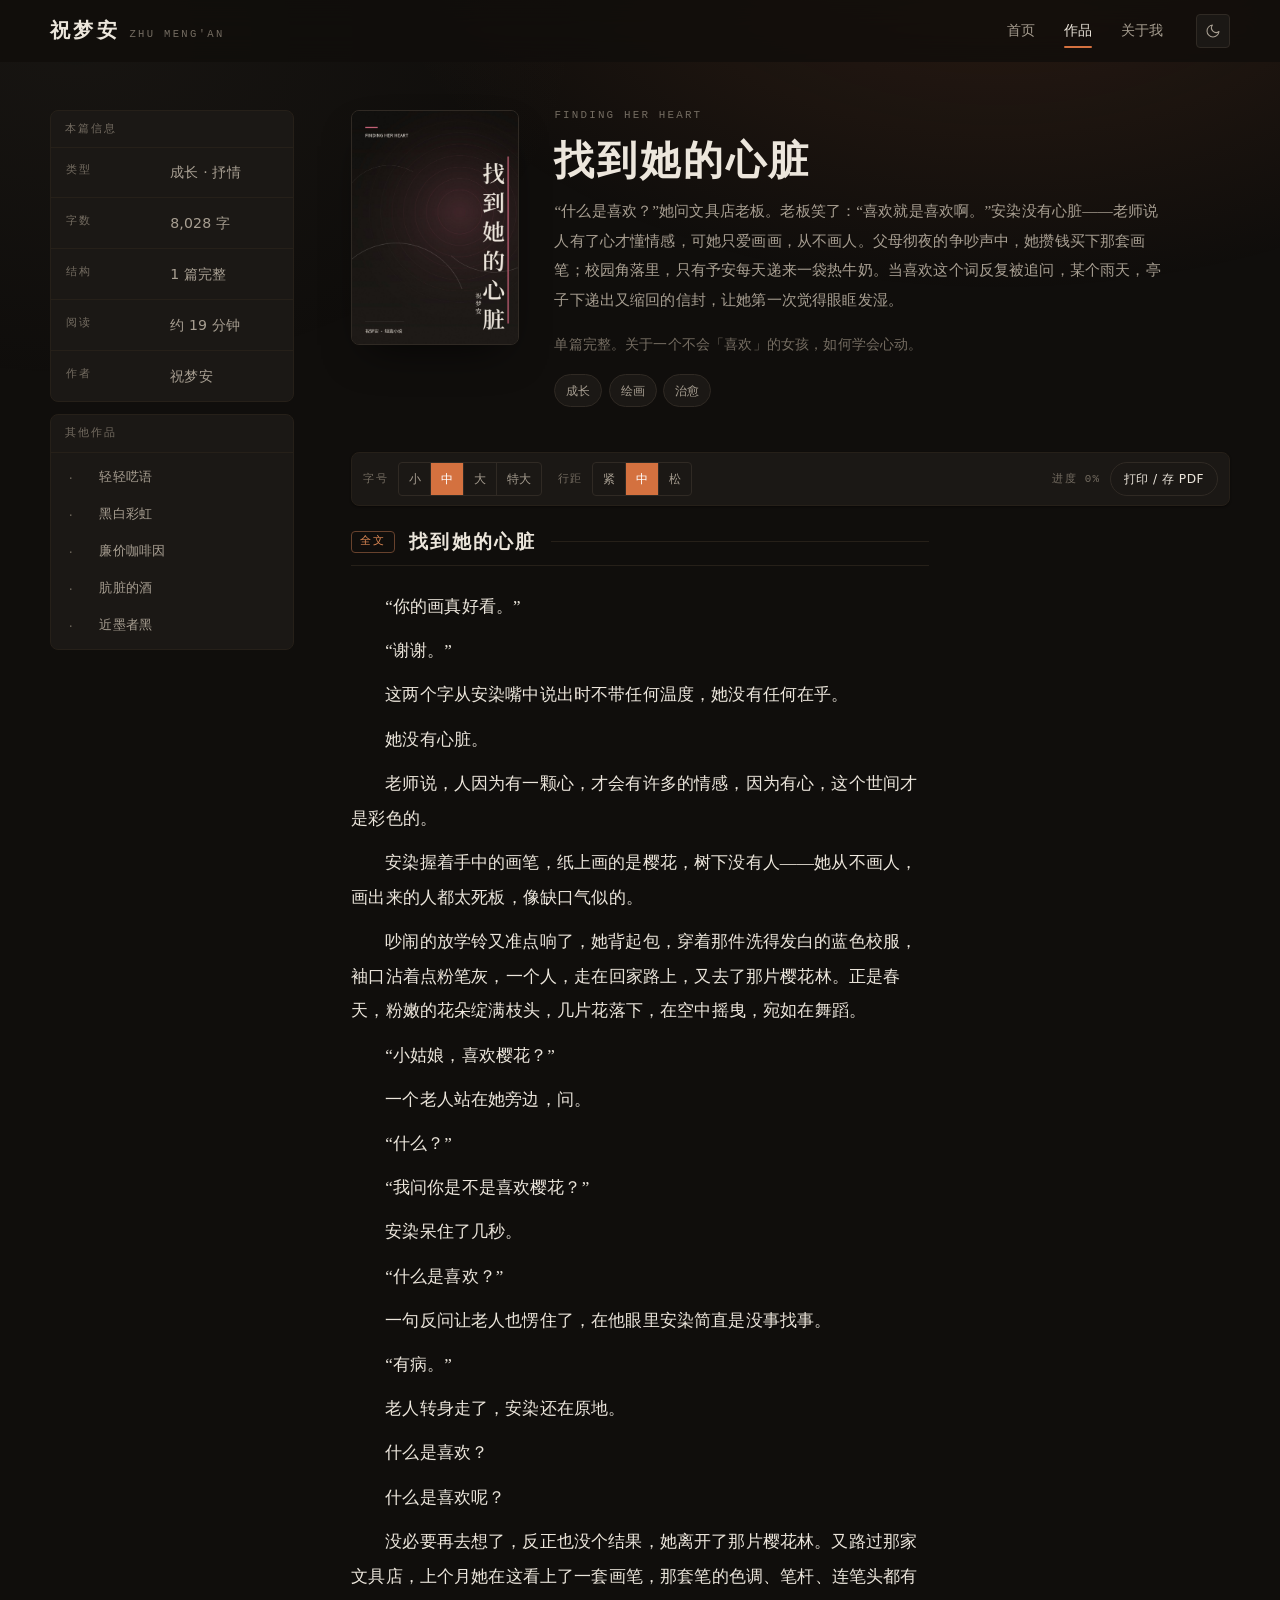
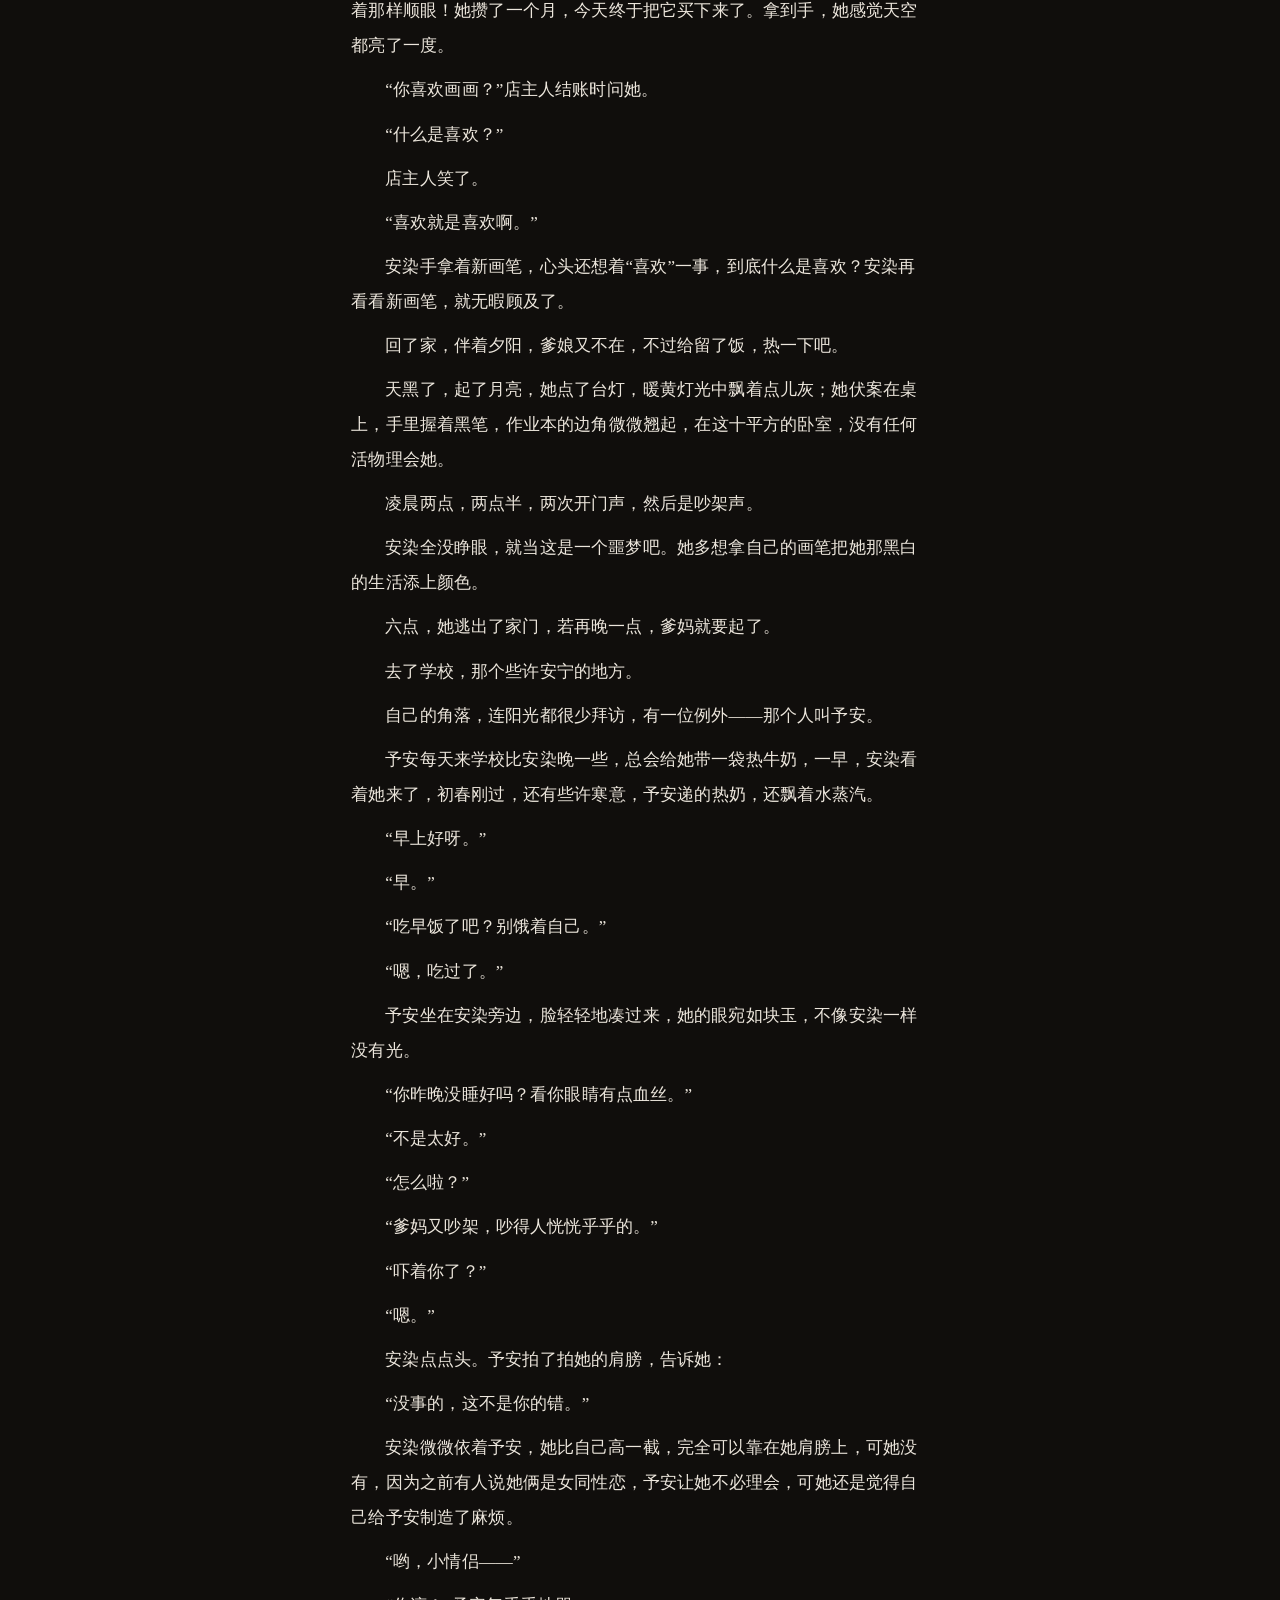
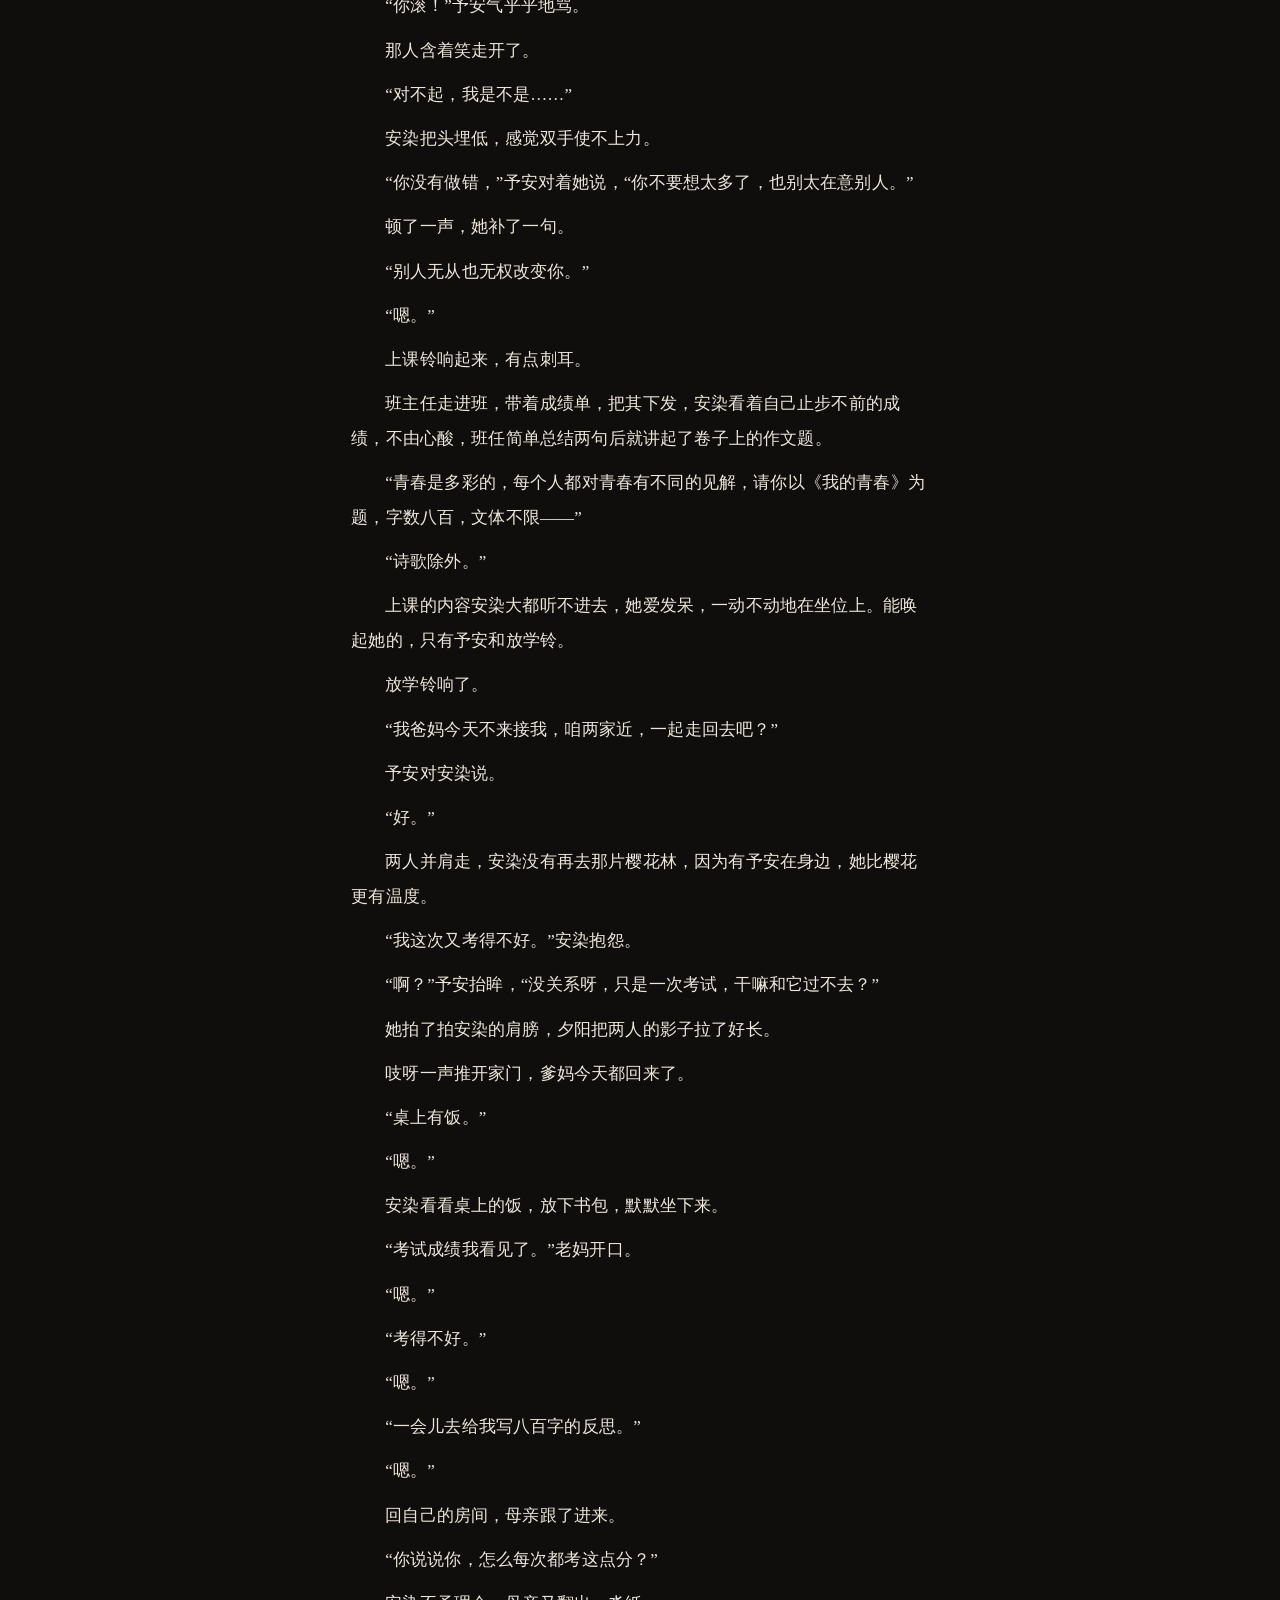
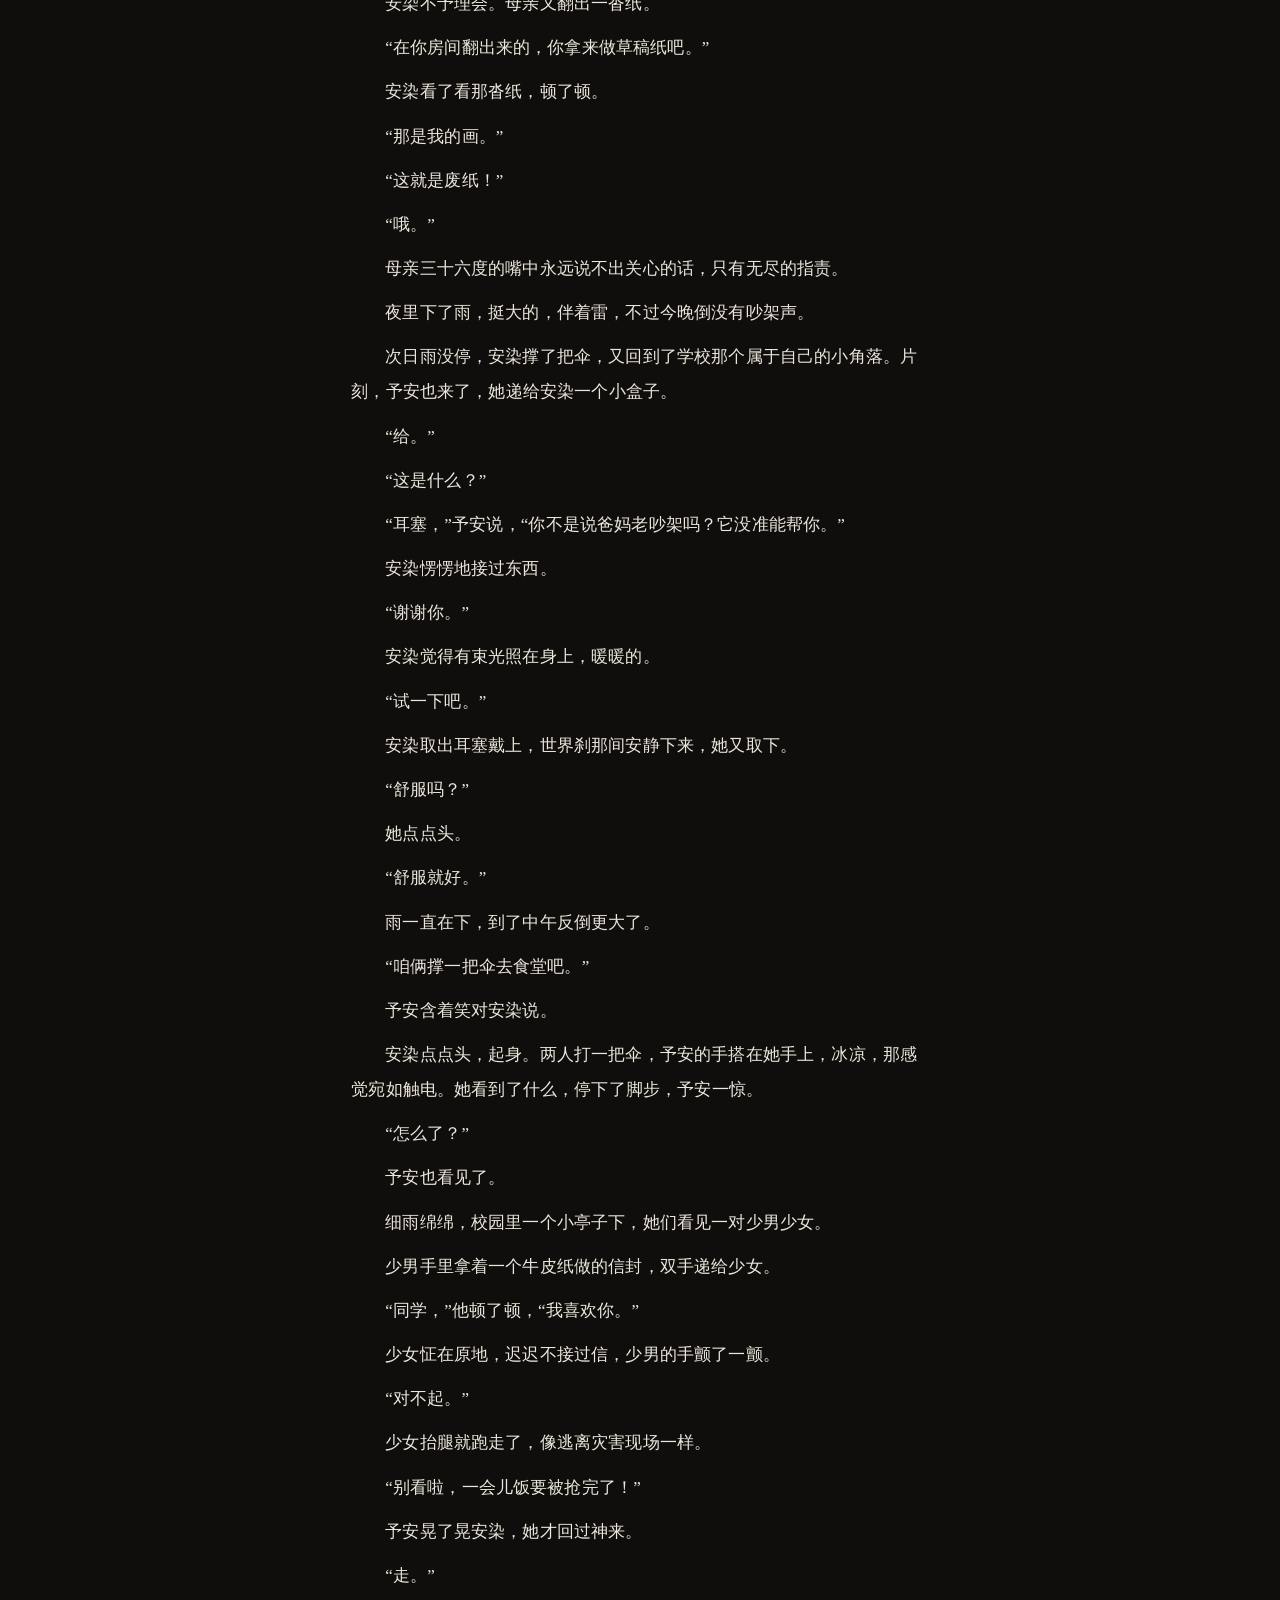
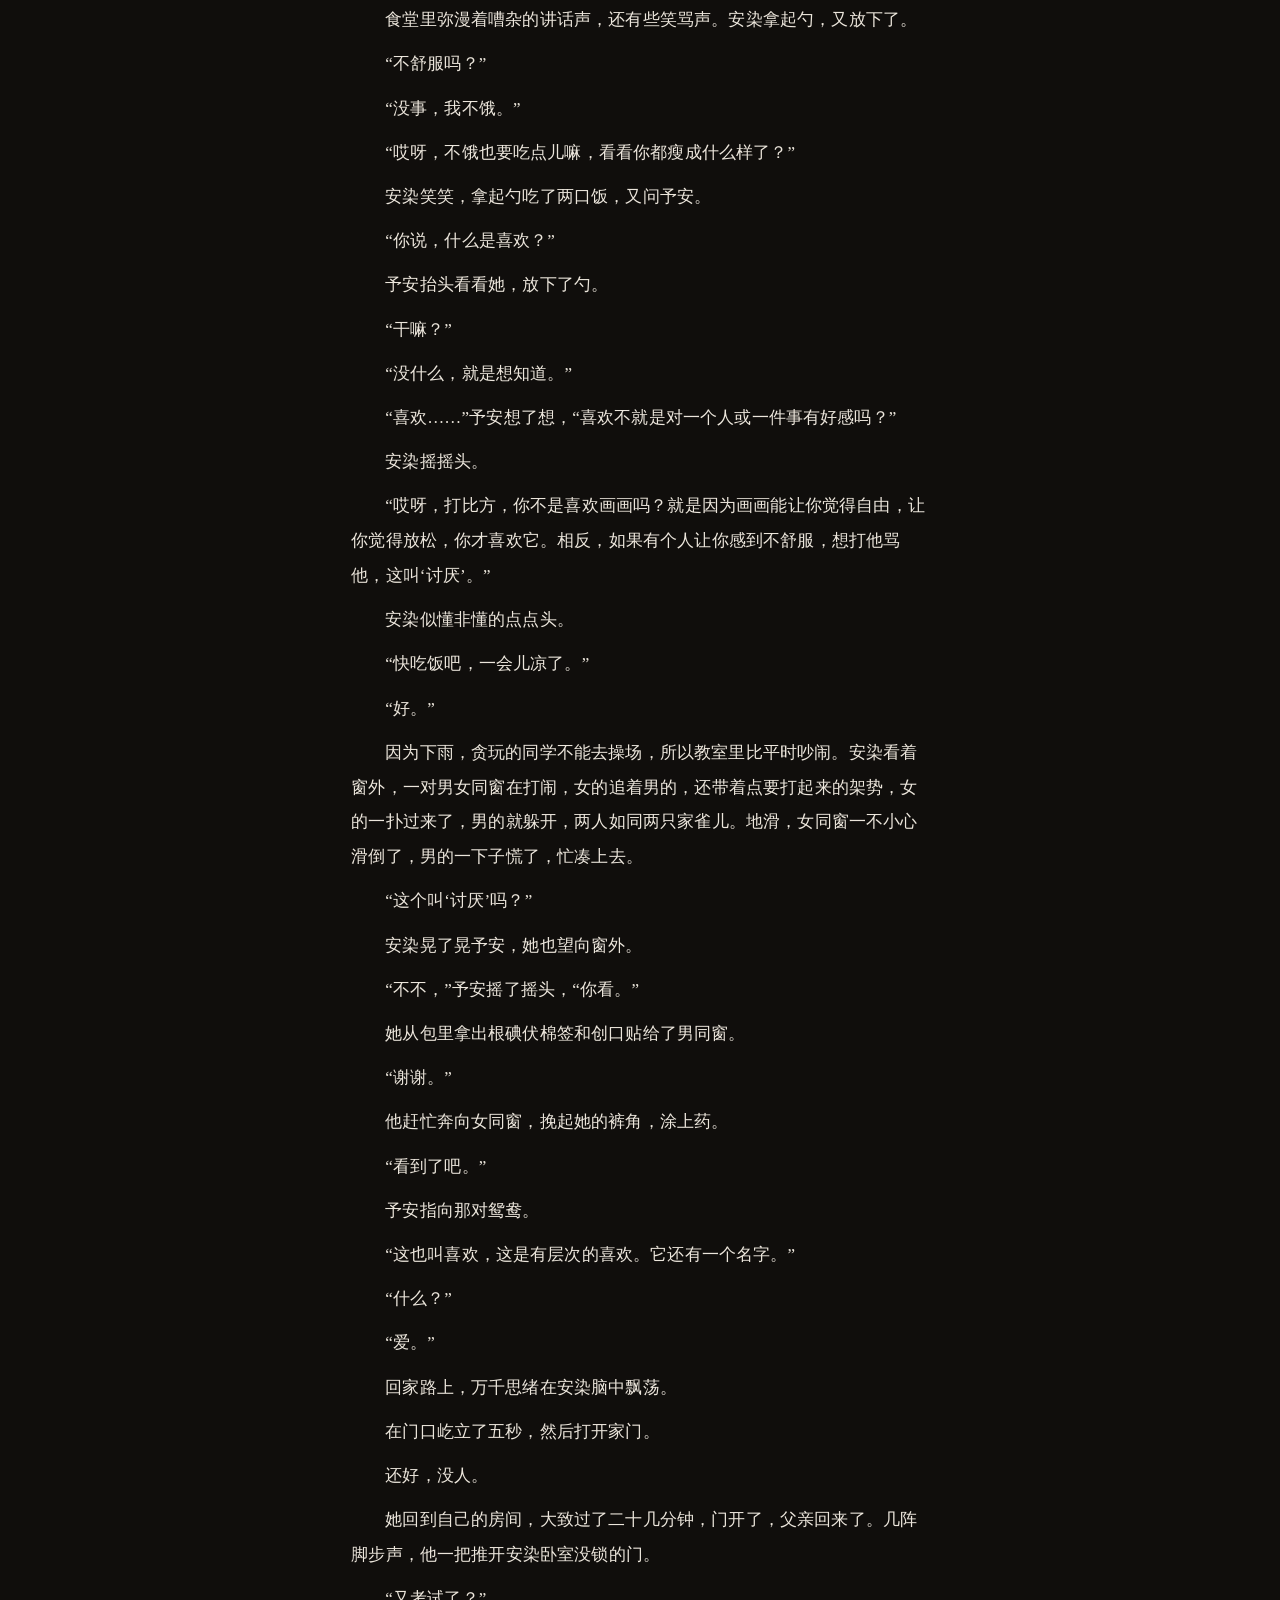
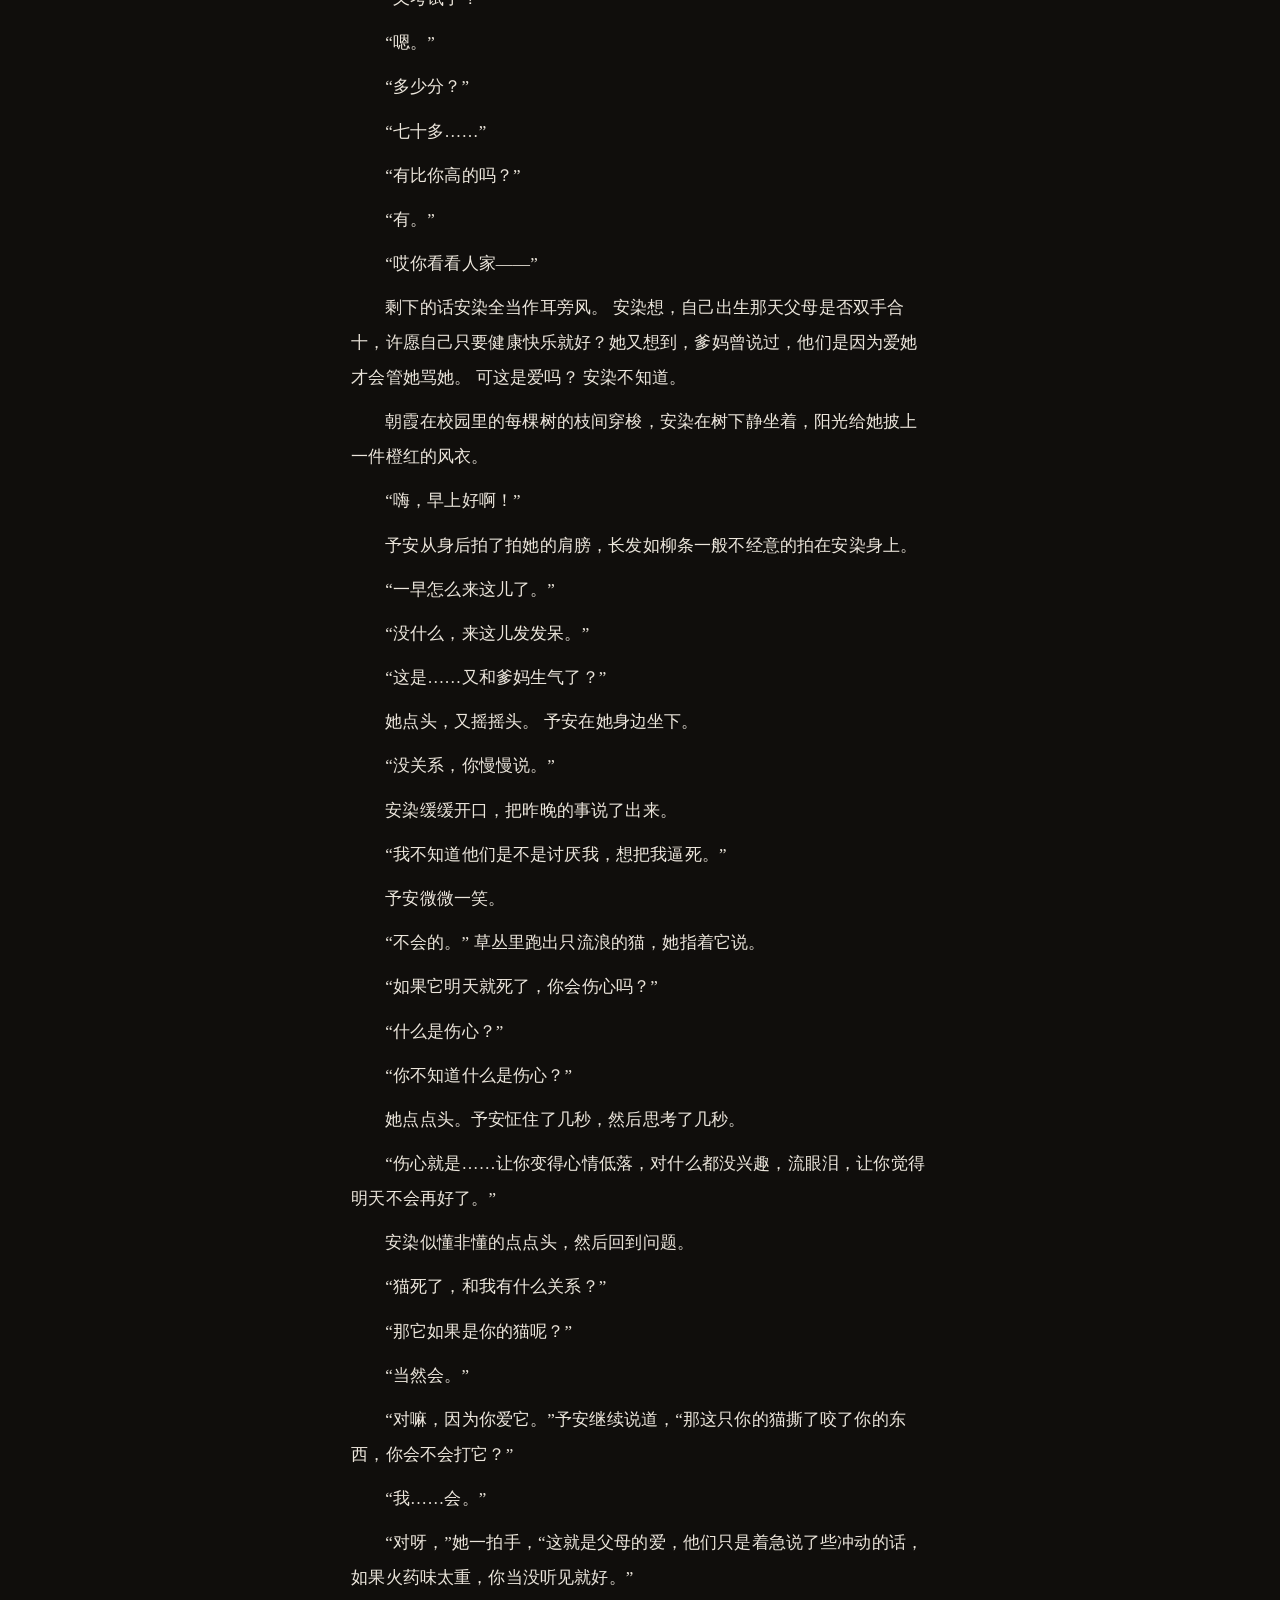
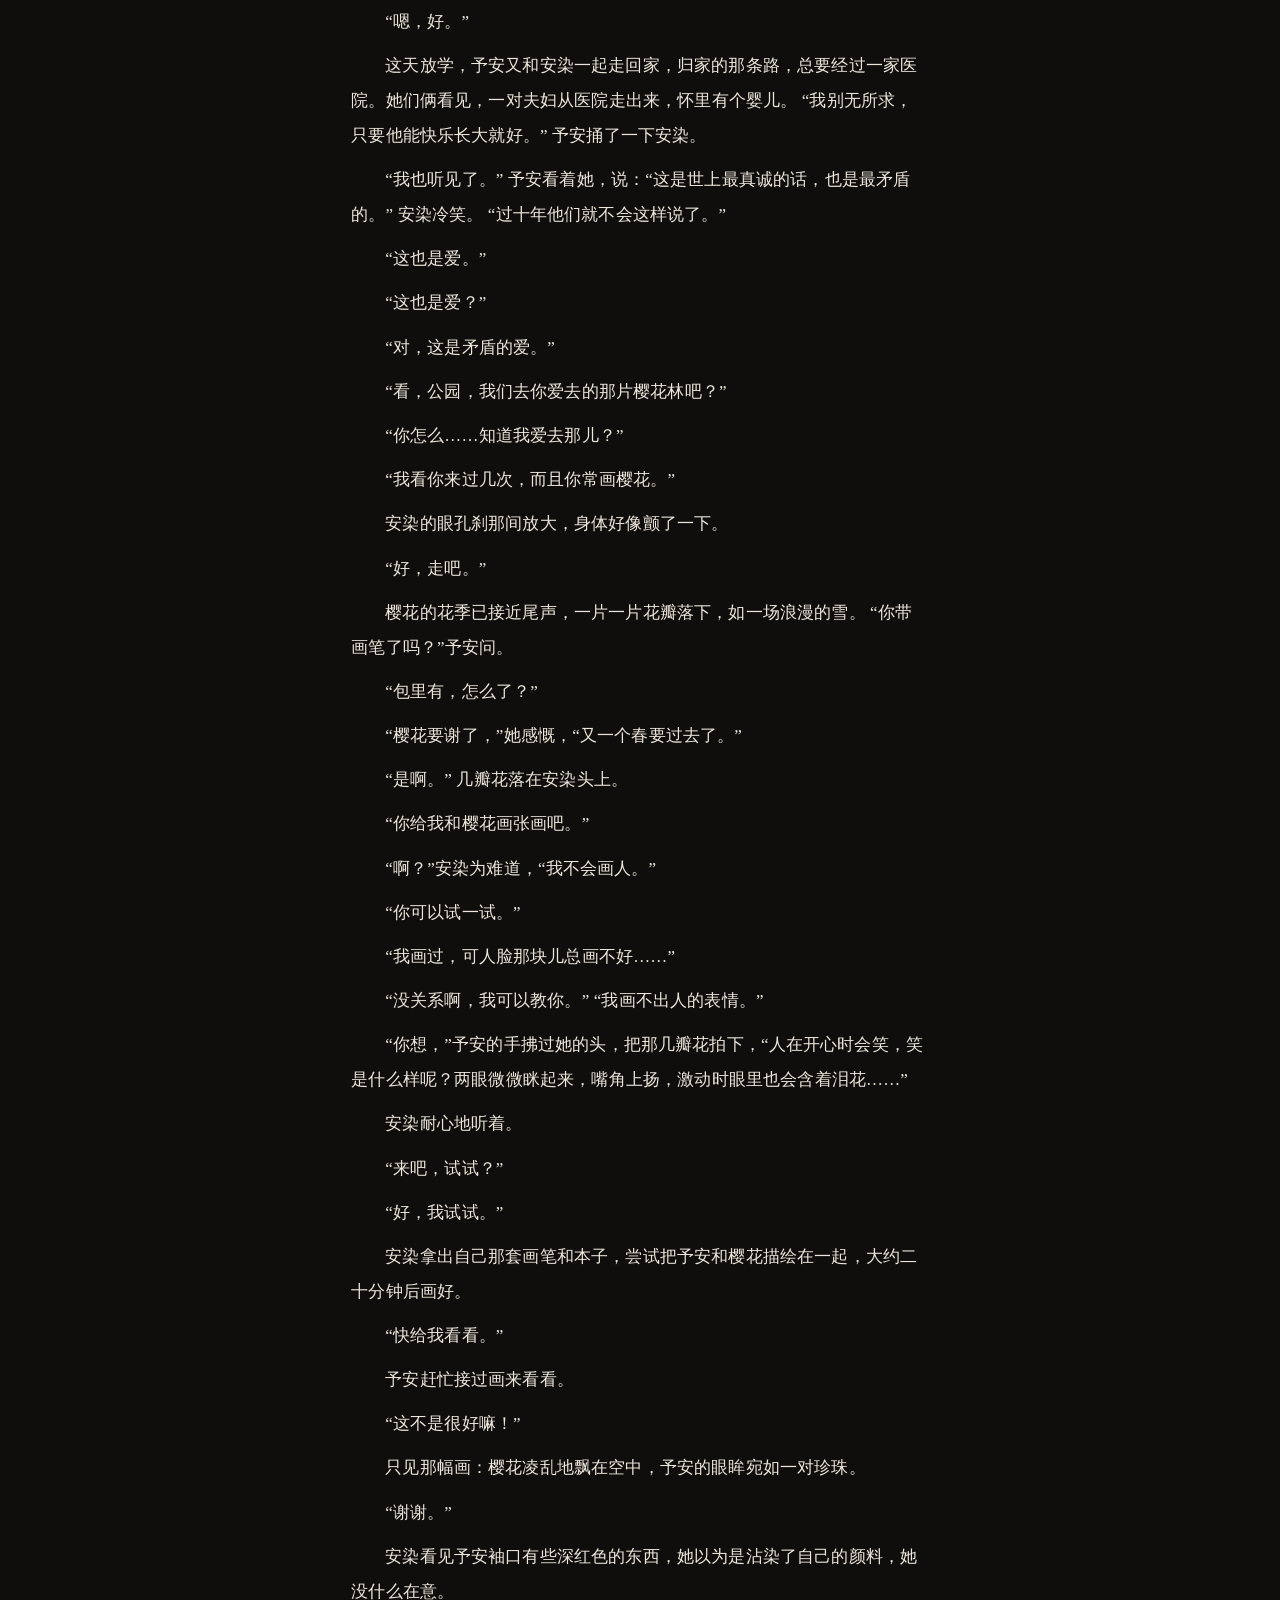
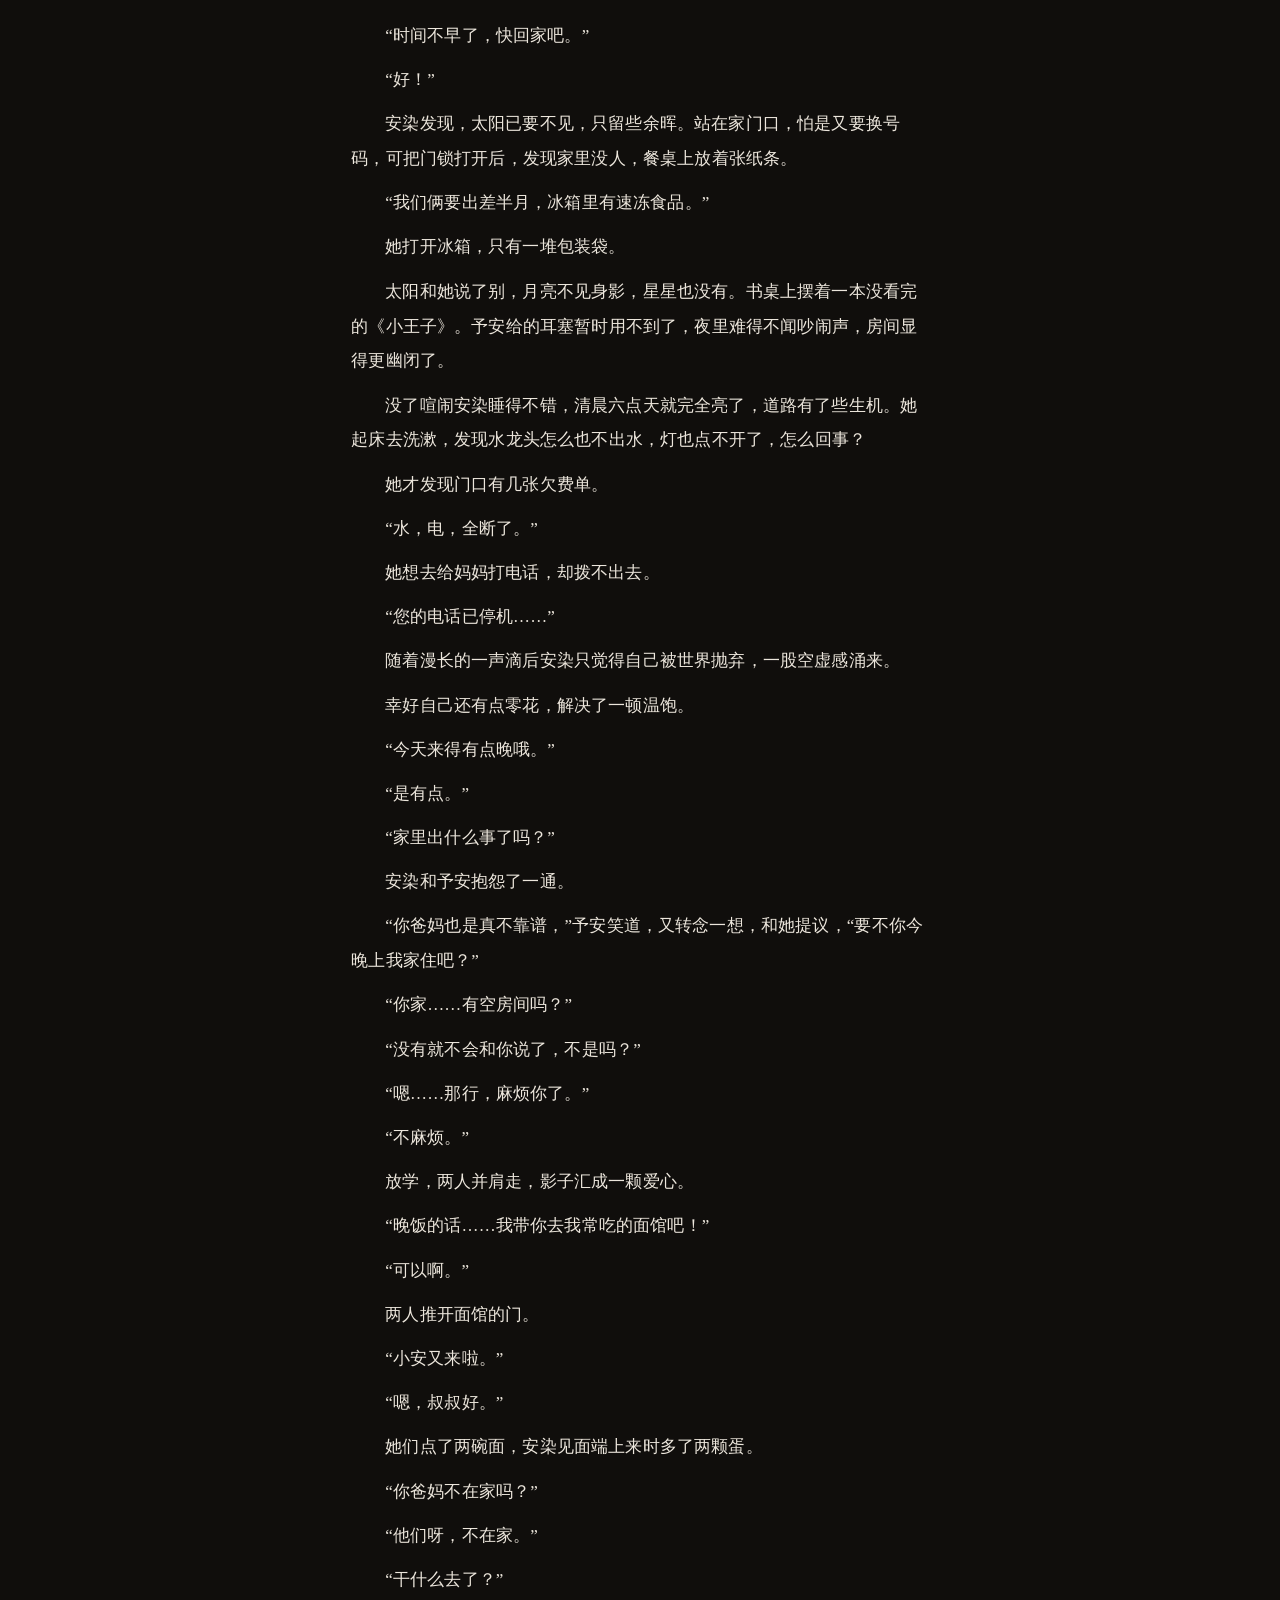
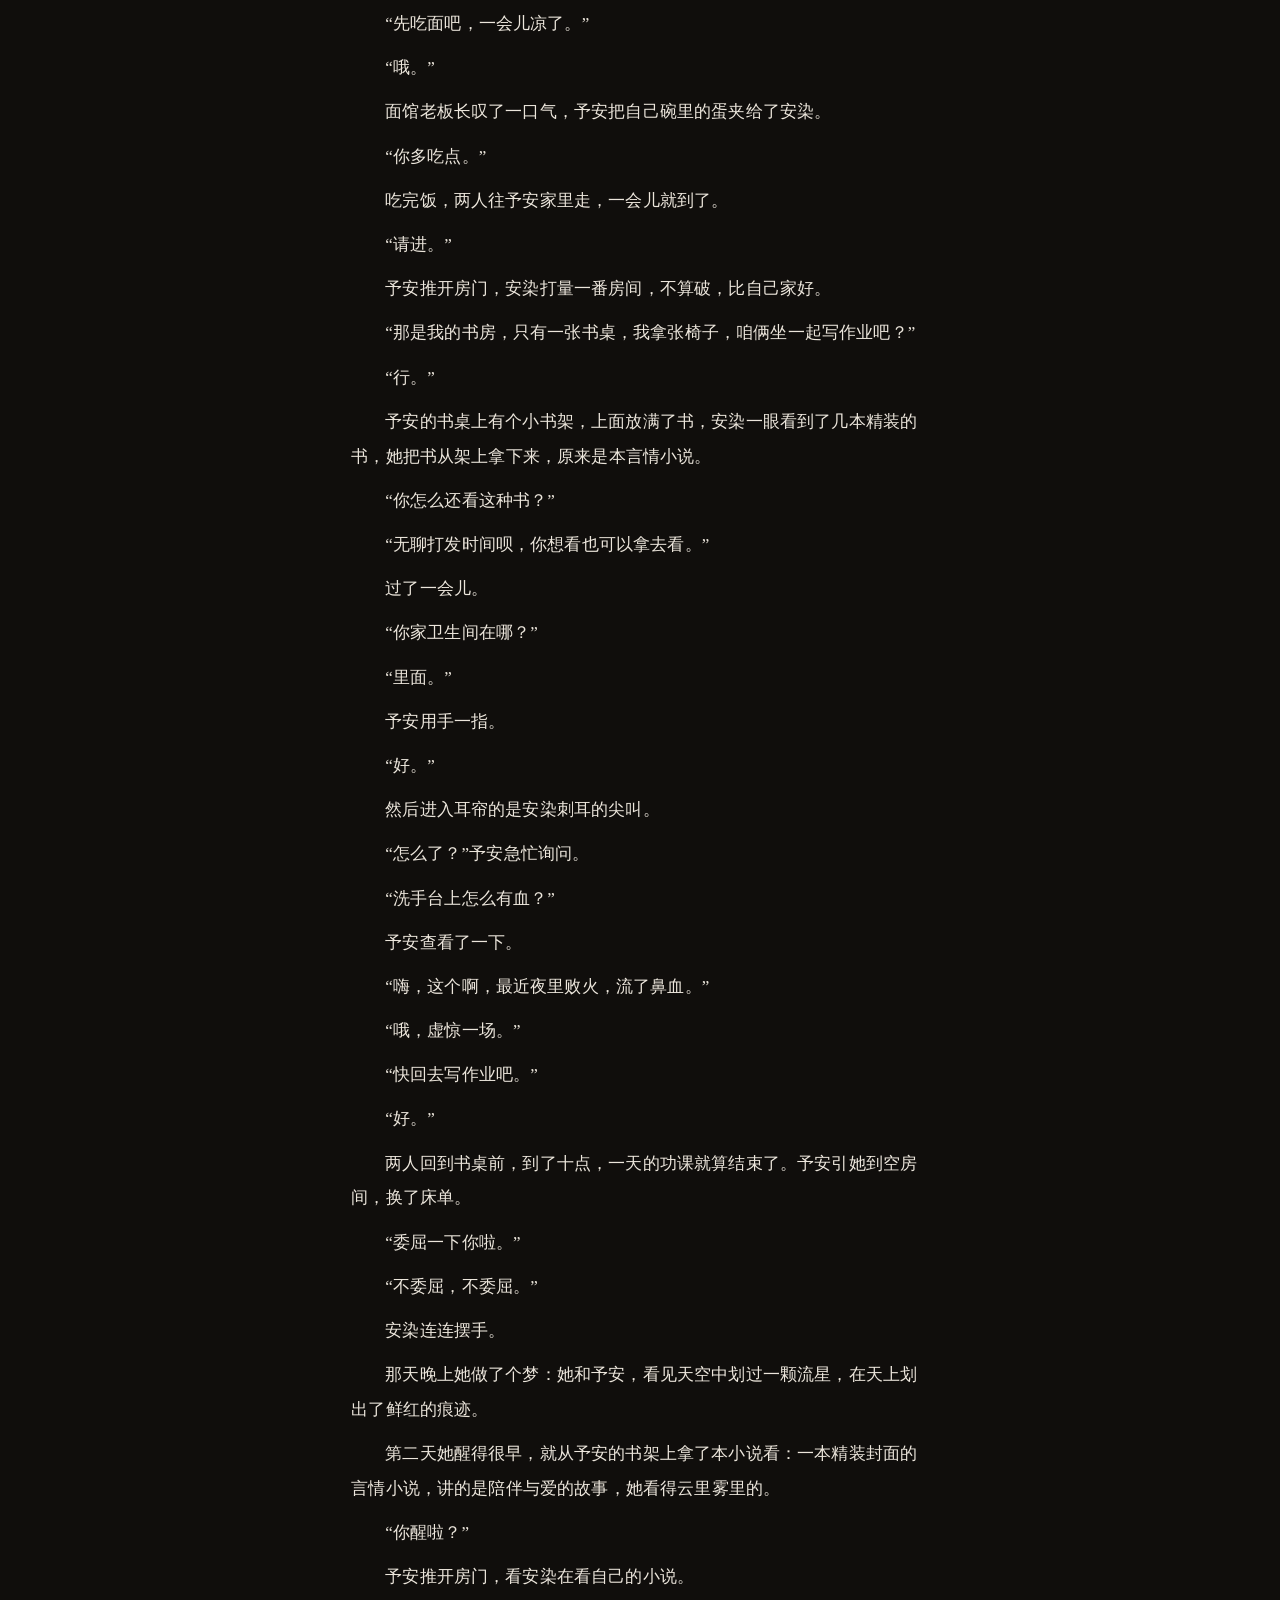
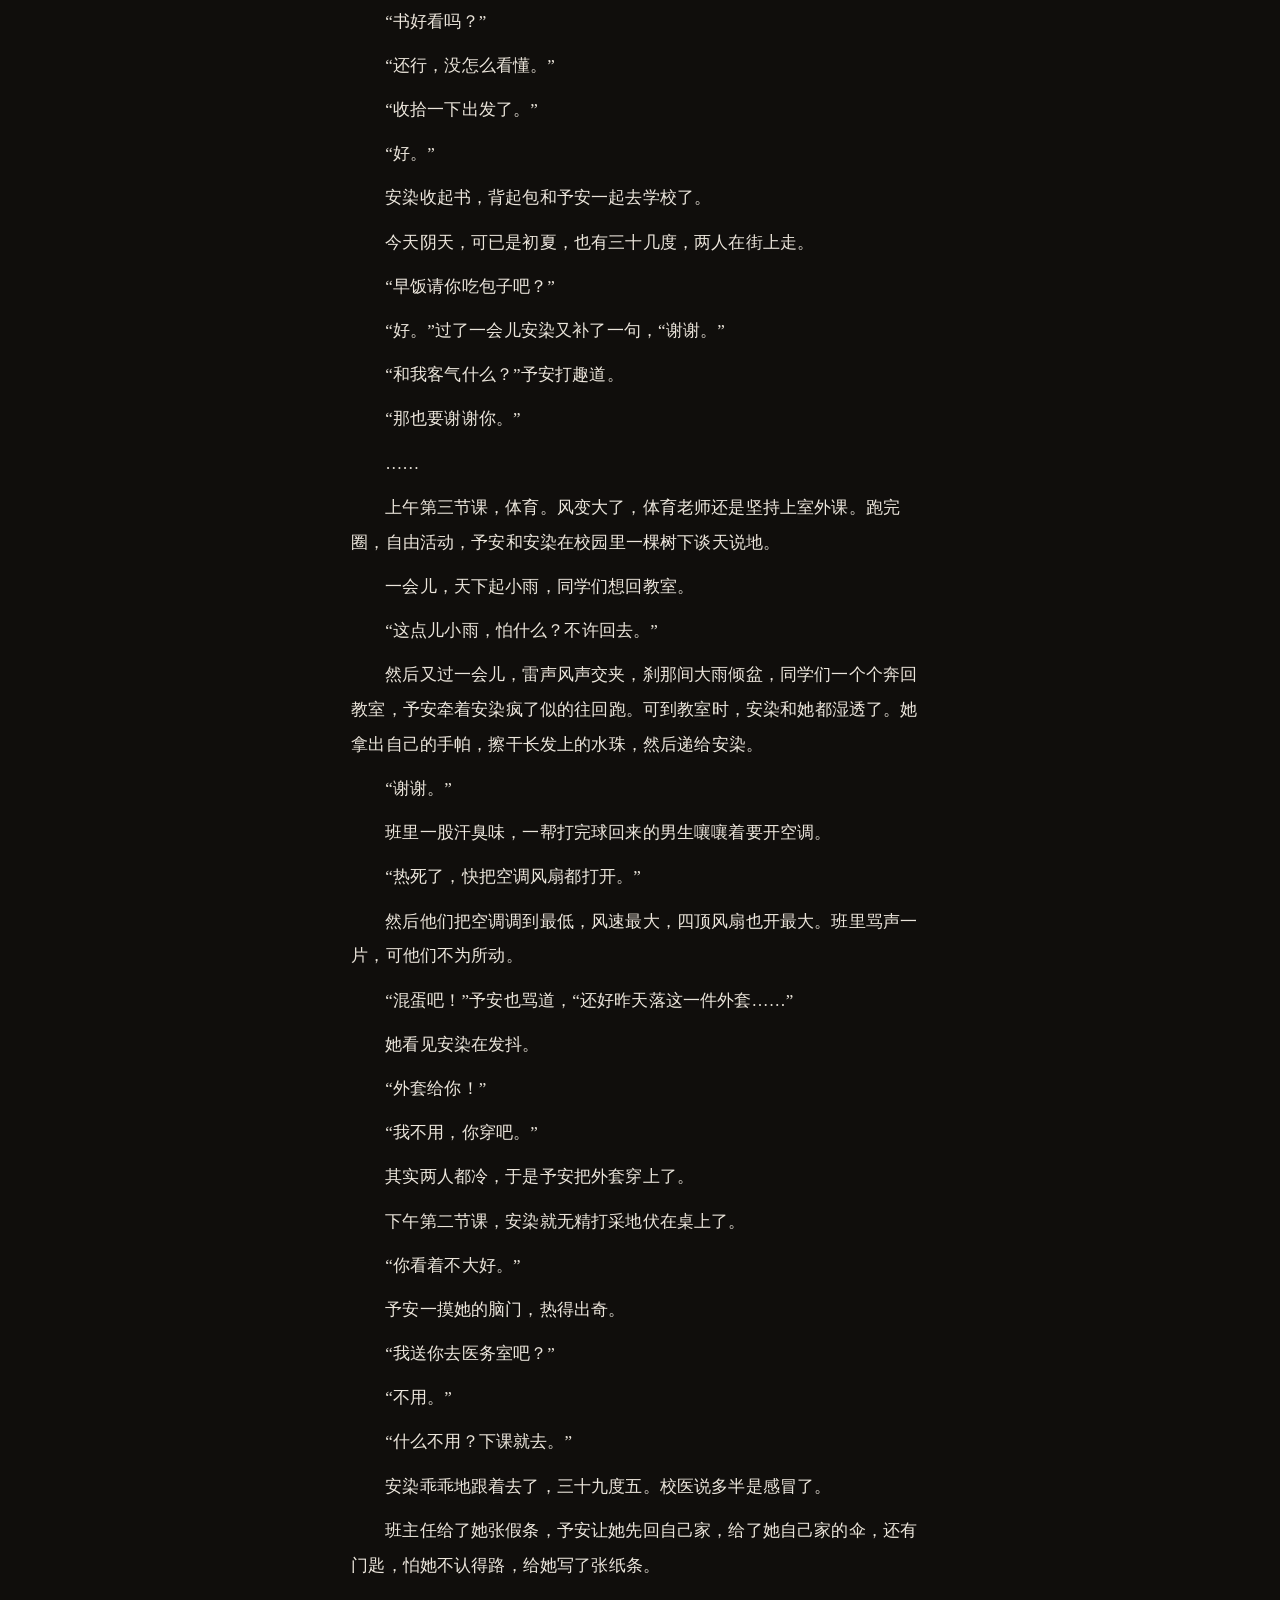
<file: works/heart.html>
<!DOCTYPE html>
<html lang="zh-CN" data-theme="dark">
<head>
<meta charset="utf-8">
<meta name="viewport" content="width=device-width, initial-scale=1, viewport-fit=cover">
<meta name="theme-color" content="#100e0c">
<meta name="color-scheme" content="dark light">
<meta name="generator" content="祝梦安 · 个人博客">
<title>《找到她的心脏》Finding Her Heart · 祝梦安</title>
<meta name="description" content="“什么是喜欢？”她问文具店老板。老板笑了：“喜欢就是喜欢啊。”安染没有心脏——老师说人有了心才懂情感，可她只爱画画，从不画人。父母彻夜的争吵声中，她攒钱买下那套画笔；校园角落里，只有予安每天递来一袋热牛奶。当喜欢这个词反">
<meta property="og:title" content="《找到她的心脏》Finding Her Heart · 祝梦安">
<meta property="og:description" content="“什么是喜欢？”她问文具店老板。老板笑了：“喜欢就是喜欢啊。”安染没有心脏——老师说人有了心才懂情感，可她只爱画画，从不画人。父母彻夜的争吵声中，她攒钱买下那套画笔；校园角落里，只有予安每天递来一袋热牛奶。当喜欢这个词反">
<meta property="og:type" content="article">
<link rel="icon" href="data:image/svg+xml,%3Csvg xmlns='http://www.w3.org/2000/svg' viewBox='0 0 32 32'%3E%3Crect width='32' height='32' rx='7' fill='%23100e0c'/%3E%3Ctext x='16' y='22' font-size='17' font-family='serif' fill='%23d4713f' text-anchor='middle'%3E%E7%A5%9D%3C/text%3E%3C/svg%3E">
<link rel="stylesheet" href="../assets/site.css?v=93083575">
<link rel="stylesheet" href="../assets/mobile.css?v=ab116a1c">
<script>(function(){try{var t=localStorage.getItem("zm.theme")||"dark";document.documentElement.setAttribute("data-theme",t);document.documentElement.style.colorScheme=t;}catch(e){}})();</script>
</head>
<body>
<a class="skip" href="#main">跳到正文</a>
<div class="progress" id="progress" aria-hidden="true"></div>
<header class="site-head">
  <div class="wrap">
    <a class="brand" href="../index.html" aria-label="祝梦安 · 首页"><b>祝梦安</b><span>Zhu Meng'an</span></a>
    <nav class="nav" aria-label="主导航">
      <a href="../index.html">首页</a>
      <a href="../works.html" aria-current="page">作品</a>
      <a href="../about.html">关于我</a>
    </nav>
    <button class="icon-btn" id="themeBtn" type="button" aria-label="切换主题">
      <svg class="i-moon" viewBox="0 0 24 24" fill="none" stroke="currentColor" stroke-width="1.6" stroke-linecap="round" stroke-linejoin="round" aria-hidden="true"><path d="M21 12.8A9 9 0 1 1 11.2 3a7 7 0 0 0 9.8 9.8Z"/></svg>
      <svg class="i-sun" viewBox="0 0 24 24" fill="none" stroke="currentColor" stroke-width="1.6" stroke-linecap="round" stroke-linejoin="round" aria-hidden="true"><circle cx="12" cy="12" r="4"/><path d="M12 2v2M12 20v2M4.9 4.9l1.4 1.4M17.7 17.7l1.4 1.4M2 12h2M20 12h2M4.9 19.1l1.4-1.4M17.7 6.3l1.4-1.4"/></svg>
    </button>
  </div>
</header>
<main id="main">

  <div class="wrap">
    <div class="reader-shell">
      
      <aside class="reader-aside">
        
        <div class="aside-card">
          <h4>本篇信息</h4>
          <div class="facts" style="border:0;background:none">
            <div class="fact"><dt>类型</dt><dd>成长 · 抒情</dd></div>
            <div class="fact"><dt>字数</dt><dd>8,028 字</dd></div>
            <div class="fact"><dt>结构</dt><dd>1 篇完整</dd></div>
            <div class="fact"><dt>阅读</dt><dd>约 19 分钟</dd></div>
            <div class="fact"><dt>作者</dt><dd>祝梦安</dd></div>
          </div>
        </div>
        <div class="aside-card">
          <h4>其他作品</h4>
          <ul class="chapter-nav">
            <li><a href="whisper.html"><span class="n">·</span><span>轻轻呓语</span></a></li><li><a href="rainbow.html"><span class="n">·</span><span>黑白彩虹</span></a></li><li><a href="coffee.html"><span class="n">·</span><span>廉价咖啡因</span></a></li><li><a href="wine.html"><span class="n">·</span><span>肮脏的酒</span></a></li><li><a href="ink.html"><span class="n">·</span><span>近墨者黑</span></a></li>
          </ul>
        </div>
      </aside>
      <div>
        <div class="novel-intro reveal">
          <div class="cover">
            <!-- width/height 只用于加载时占位、防止跳动；真实尺寸一律由 CSS 决定。
                 这里写 900x1260 与容器比例 5:7 对齐，避免预留空间偏差 -->
            <img src="../assets/covers/heart.jpg" alt="《找到她的心脏》封面"
                 width="900" height="1260" decoding="async">
          </div>
          <div>
            <span class="en">Finding Her Heart</span>
            <h1>找到她的心脏</h1>
            <p class="blurb">“什么是喜欢？”她问文具店老板。老板笑了：“喜欢就是喜欢啊。”安染没有心脏——老师说人有了心才懂情感，可她只爱画画，从不画人。父母彻夜的争吵声中，她攒钱买下那套画笔；校园角落里，只有予安每天递来一袋热牛奶。当喜欢这个词反复被追问，某个雨天，亭子下递出又缩回的信封，让她第一次觉得眼眶发湿。</p>
            <p class="blurb" style="color:var(--text-3);font-size:.88rem">单篇完整。关于一个不会「喜欢」的女孩，如何学会心动。</p>
            <div class="meta-row"><span class="chip">成长</span><span class="chip">绘画</span><span class="chip">治愈</span></div>
          </div>
        </div>

        <div class="reader-toolbar" role="group" aria-label="阅读设置">
          <span class="lab">字号</span>
          <div class="seg" data-group="fs" role="group" aria-label="字号">
            <button type="button" data-val="s" aria-pressed="false">小</button>
            <button type="button" data-val="m" aria-pressed="true">中</button>
            <button type="button" data-val="l" aria-pressed="false">大</button>
            <button type="button" data-val="xl" aria-pressed="false">特大</button>
          </div>
          <span class="lab" style="margin-left:.5rem">行距</span>
          <div class="seg" data-group="lh" role="group" aria-label="行距">
            <button type="button" data-val="tight" aria-pressed="false">紧</button>
            <button type="button" data-val="normal" aria-pressed="true">中</button>
            <button type="button" data-val="loose" aria-pressed="false">松</button>
          </div>
          <span class="spacer"></span>
          <span class="lab">进度 <span id="pct">0%</span></span>
          <button class="btn" type="button" style="padding:.34rem .8rem;font-size:.76rem" id="printBtn">打印 / 存 PDF</button>
        </div>

        <article class="reader" id="reader" data-fs="m" data-lh="normal">
    <section class="chapter" id="c1" aria-labelledby="c1-h">
      <div class="chapter-head"><span class="n">全文</span><h2 id="c1-h">找到她的心脏</h2></div>
      <p>“你的画真好看。”</p>
      <p>“谢谢。”</p>
      <p>这两个字从安染嘴中说出时不带任何温度，她没有任何在乎。</p>
      <p>她没有心脏。</p>
      <p>老师说，人因为有一颗心，才会有许多的情感，因为有心，这个世间才是彩色的。</p>
      <p>安染握着手中的画笔，纸上画的是樱花，树下没有人——她从不画人，画出来的人都太死板，像缺口气似的。</p>
      <p>吵闹的放学铃又准点响了，她背起包，穿着那件洗得发白的蓝色校服，袖口沾着点粉笔灰，一个人，走在回家路上，又去了那片樱花林。正是春天，粉嫩的花朵绽满枝头，几片花落下，在空中摇曳，宛如在舞蹈。</p>
      <p>“小姑娘，喜欢樱花？”</p>
      <p>一个老人站在她旁边，问。</p>
      <p>“什么？”</p>
      <p>“我问你是不是喜欢樱花？”</p>
      <p>安染呆住了几秒。</p>
      <p>“什么是喜欢？”</p>
      <p>一句反问让老人也愣住了，在他眼里安染简直是没事找事。</p>
      <p>“有病。”</p>
      <p>老人转身走了，安染还在原地。</p>
      <p>什么是喜欢？</p>
      <p>什么是喜欢呢？</p>
      <p>没必要再去想了，反正也没个结果，她离开了那片樱花林。又路过那家文具店，上个月她在这看上了一套画笔，那套笔的色调、笔杆、连笔头都有着那样顺眼！她攒了一个月，今天终于把它买下来了。拿到手，她感觉天空都亮了一度。</p>
      <p>“你喜欢画画？”店主人结账时问她。</p>
      <p>“什么是喜欢？”</p>
      <p>店主人笑了。</p>
      <p>“喜欢就是喜欢啊。”</p>
      <p>安染手拿着新画笔，心头还想着“喜欢”一事，到底什么是喜欢？安染再看看新画笔，就无暇顾及了。</p>
      <p>回了家，伴着夕阳，爹娘又不在，不过给留了饭，热一下吧。</p>
      <p>天黑了，起了月亮，她点了台灯，暖黄灯光中飘着点儿灰；她伏案在桌上，手里握着黑笔，作业本的边角微微翘起，在这十平方的卧室，没有任何活物理会她。</p>
      <p>凌晨两点，两点半，两次开门声，然后是吵架声。</p>
      <p>安染全没睁眼，就当这是一个噩梦吧。她多想拿自己的画笔把她那黑白的生活添上颜色。</p>
      <p>六点，她逃出了家门，若再晚一点，爹妈就要起了。</p>
      <p>去了学校，那个些许安宁的地方。</p>
      <p>自己的角落，连阳光都很少拜访，有一位例外——那个人叫予安。</p>
      <p>予安每天来学校比安染晚一些，总会给她带一袋热牛奶，一早，安染看着她来了，初春刚过，还有些许寒意，予安递的热奶，还飘着水蒸汽。</p>
      <p>“早上好呀。”</p>
      <p>“早。”</p>
      <p>“吃早饭了吧？别饿着自己。”</p>
      <p>“嗯，吃过了。”</p>
      <p>予安坐在安染旁边，脸轻轻地凑过来，她的眼宛如块玉，不像安染一样没有光。</p>
      <p>“你昨晚没睡好吗？看你眼睛有点血丝。”</p>
      <p>“不是太好。”</p>
      <p>“怎么啦？”</p>
      <p>“爹妈又吵架，吵得人恍恍乎乎的。”</p>
      <p>“吓着你了？”</p>
      <p>“嗯。”</p>
      <p>安染点点头。予安拍了拍她的肩膀，告诉她：</p>
      <p>“没事的，这不是你的错。”</p>
      <p>安染微微依着予安，她比自己高一截，完全可以靠在她肩膀上，可她没有，因为之前有人说她俩是女同性恋，予安让她不必理会，可她还是觉得自己给予安制造了麻烦。</p>
      <p>“哟，小情侣——”</p>
      <p>“你滚！”予安气乎乎地骂。</p>
      <p>那人含着笑走开了。</p>
      <p>“对不起，我是不是……”</p>
      <p>安染把头埋低，感觉双手使不上力。</p>
      <p>“你没有做错，”予安对着她说，“你不要想太多了，也别太在意别人。”</p>
      <p>顿了一声，她补了一句。</p>
      <p>“别人无从也无权改变你。”</p>
      <p>“嗯。”</p>
      <p>上课铃响起来，有点刺耳。</p>
      <p>班主任走进班，带着成绩单，把其下发，安染看着自己止步不前的成绩，不由心酸，班任简单总结两句后就讲起了卷子上的作文题。</p>
      <p>“青春是多彩的，每个人都对青春有不同的见解，请你以《我的青春》为题，字数八百，文体不限——”</p>
      <p>“诗歌除外。”</p>
      <p>上课的内容安染大都听不进去，她爱发呆，一动不动地在坐位上。能唤起她的，只有予安和放学铃。</p>
      <p>放学铃响了。</p>
      <p>“我爸妈今天不来接我，咱两家近，一起走回去吧？”</p>
      <p>予安对安染说。</p>
      <p>“好。”</p>
      <p>两人并肩走，安染没有再去那片樱花林，因为有予安在身边，她比樱花更有温度。</p>
      <p>“我这次又考得不好。”安染抱怨。</p>
      <p>“啊？”予安抬眸，“没关系呀，只是一次考试，干嘛和它过不去？”</p>
      <p>她拍了拍安染的肩膀，夕阳把两人的影子拉了好长。</p>
      <p>吱呀一声推开家门，爹妈今天都回来了。</p>
      <p>“桌上有饭。”</p>
      <p>“嗯。”</p>
      <p>安染看看桌上的饭，放下书包，默默坐下来。</p>
      <p>“考试成绩我看见了。”老妈开口。</p>
      <p>“嗯。”</p>
      <p>“考得不好。”</p>
      <p>“嗯。”</p>
      <p>“一会儿去给我写八百字的反思。”</p>
      <p>“嗯。”</p>
      <p>回自己的房间，母亲跟了进来。</p>
      <p>“你说说你，怎么每次都考这点分？”</p>
      <p>安染不予理会。母亲又翻出一沓纸。</p>
      <p>“在你房间翻出来的，你拿来做草稿纸吧。”</p>
      <p>安染看了看那沓纸，顿了顿。</p>
      <p>“那是我的画。”</p>
      <p>“这就是废纸！”</p>
      <p>“哦。”</p>
      <p>母亲三十六度的嘴中永远说不出关心的话，只有无尽的指责。</p>
      <p>夜里下了雨，挺大的，伴着雷，不过今晚倒没有吵架声。</p>
      <p>次日雨没停，安染撑了把伞，又回到了学校那个属于自己的小角落。片刻，予安也来了，她递给安染一个小盒子。</p>
      <p>“给。”</p>
      <p>“这是什么？”</p>
      <p>“耳塞，”予安说，“你不是说爸妈老吵架吗？它没准能帮你。”</p>
      <p>安染愣愣地接过东西。</p>
      <p>“谢谢你。”</p>
      <p>安染觉得有束光照在身上，暖暖的。</p>
      <p>“试一下吧。”</p>
      <p>安染取出耳塞戴上，世界刹那间安静下来，她又取下。</p>
      <p>“舒服吗？”</p>
      <p>她点点头。</p>
      <p>“舒服就好。”</p>
      <p>雨一直在下，到了中午反倒更大了。</p>
      <p>“咱俩撑一把伞去食堂吧。”</p>
      <p>予安含着笑对安染说。</p>
      <p>安染点点头，起身。两人打一把伞，予安的手搭在她手上，冰凉，那感觉宛如触电。她看到了什么，停下了脚步，予安一惊。</p>
      <p>“怎么了？”</p>
      <p>予安也看见了。</p>
      <p>细雨绵绵，校园里一个小亭子下，她们看见一对少男少女。</p>
      <p>少男手里拿着一个牛皮纸做的信封，双手递给少女。</p>
      <p>“同学，”他顿了顿，“我喜欢你。”</p>
      <p>少女怔在原地，迟迟不接过信，少男的手颤了一颤。</p>
      <p>“对不起。”</p>
      <p>少女抬腿就跑走了，像逃离灾害现场一样。</p>
      <p>“别看啦，一会儿饭要被抢完了！”</p>
      <p>予安晃了晃安染，她才回过神来。</p>
      <p>“走。”</p>
      <p>食堂里弥漫着嘈杂的讲话声，还有些笑骂声。安染拿起勺，又放下了。</p>
      <p>“不舒服吗？”</p>
      <p>“没事，我不饿。”</p>
      <p>“哎呀，不饿也要吃点儿嘛，看看你都瘦成什么样了？”</p>
      <p>安染笑笑，拿起勺吃了两口饭，又问予安。</p>
      <p>“你说，什么是喜欢？”</p>
      <p>予安抬头看看她，放下了勺。</p>
      <p>“干嘛？”</p>
      <p>“没什么，就是想知道。”</p>
      <p>“喜欢……”予安想了想，“喜欢不就是对一个人或一件事有好感吗？”</p>
      <p>安染摇摇头。</p>
      <p>“哎呀，打比方，你不是喜欢画画吗？就是因为画画能让你觉得自由，让你觉得放松，你才喜欢它。相反，如果有个人让你感到不舒服，想打他骂他，这叫‘讨厌’。”</p>
      <p>安染似懂非懂的点点头。</p>
      <p>“快吃饭吧，一会儿凉了。”</p>
      <p>“好。”</p>
      <p>因为下雨，贪玩的同学不能去操场，所以教室里比平时吵闹。安染看着窗外，一对男女同窗在打闹，女的追着男的，还带着点要打起来的架势，女的一扑过来了，男的就躲开，两人如同两只家雀儿。地滑，女同窗一不小心滑倒了，男的一下子慌了，忙凑上去。</p>
      <p>“这个叫‘讨厌’吗？”</p>
      <p>安染晃了晃予安，她也望向窗外。</p>
      <p>“不不，”予安摇了摇头，“你看。”</p>
      <p>她从包里拿出根碘伏棉签和创口贴给了男同窗。</p>
      <p>“谢谢。”</p>
      <p>他赶忙奔向女同窗，挽起她的裤角，涂上药。</p>
      <p>“看到了吧。”</p>
      <p>予安指向那对鸳鸯。</p>
      <p>“这也叫喜欢，这是有层次的喜欢。它还有一个名字。”</p>
      <p>“什么？”</p>
      <p>“爱。”</p>
      <p>回家路上，万千思绪在安染脑中飘荡。</p>
      <p>在门口屹立了五秒，然后打开家门。</p>
      <p>还好，没人。</p>
      <p>她回到自己的房间，大致过了二十几分钟，门开了，父亲回来了。几阵脚步声，他一把推开安染卧室没锁的门。</p>
      <p>“又考试了？”</p>
      <p>“嗯。”</p>
      <p>“多少分？”</p>
      <p>“七十多……”</p>
      <p>“有比你高的吗？”</p>
      <p>“有。”</p>
      <p>“哎你看看人家——”</p>
      <p>剩下的话安染全当作耳旁风。 安染想，自己出生那天父母是否双手合十，许愿自己只要健康快乐就好？她又想到，爹妈曾说过，他们是因为爱她才会管她骂她。 可这是爱吗？ 安染不知道。</p>
      <p>朝霞在校园里的每棵树的枝间穿梭，安染在树下静坐着，阳光给她披上一件橙红的风衣。</p>
      <p>“嗨，早上好啊！”</p>
      <p>予安从身后拍了拍她的肩膀，长发如柳条一般不经意的拍在安染身上。</p>
      <p>“一早怎么来这儿了。”</p>
      <p>“没什么，来这儿发发呆。”</p>
      <p>“这是……又和爹妈生气了？”</p>
      <p>她点头，又摇摇头。 予安在她身边坐下。</p>
      <p>“没关系，你慢慢说。”</p>
      <p>安染缓缓开口，把昨晚的事说了出来。</p>
      <p>“我不知道他们是不是讨厌我，想把我逼死。”</p>
      <p>予安微微一笑。</p>
      <p>“不会的。” 草丛里跑出只流浪的猫，她指着它说。</p>
      <p>“如果它明天就死了，你会伤心吗？”</p>
      <p>“什么是伤心？”</p>
      <p>“你不知道什么是伤心？”</p>
      <p>她点点头。予安怔住了几秒，然后思考了几秒。</p>
      <p>“伤心就是……让你变得心情低落，对什么都没兴趣，流眼泪，让你觉得明天不会再好了。”</p>
      <p>安染似懂非懂的点点头，然后回到问题。</p>
      <p>“猫死了，和我有什么关系？”</p>
      <p>“那它如果是你的猫呢？”</p>
      <p>“当然会。”</p>
      <p>“对嘛，因为你爱它。”予安继续说道，“那这只你的猫撕了咬了你的东西，你会不会打它？”</p>
      <p>“我……会。”</p>
      <p>“对呀，”她一拍手，“这就是父母的爱，他们只是着急说了些冲动的话，如果火药味太重，你当没听见就好。”</p>
      <p>“嗯，好。”</p>
      <p>这天放学，予安又和安染一起走回家，归家的那条路，总要经过一家医院。她们俩看见，一对夫妇从医院走出来，怀里有个婴儿。 “我别无所求，只要他能快乐长大就好。” 予安捅了一下安染。</p>
      <p>“我也听见了。” 予安看着她，说：“这是世上最真诚的话，也是最矛盾的。” 安染冷笑。 “过十年他们就不会这样说了。”</p>
      <p>“这也是爱。”</p>
      <p>“这也是爱？”</p>
      <p>“对，这是矛盾的爱。”</p>
      <p>“看，公园，我们去你爱去的那片樱花林吧？”</p>
      <p>“你怎么……知道我爱去那儿？”</p>
      <p>“我看你来过几次，而且你常画樱花。”</p>
      <p>安染的眼孔刹那间放大，身体好像颤了一下。</p>
      <p>“好，走吧。”</p>
      <p>樱花的花季已接近尾声，一片一片花瓣落下，如一场浪漫的雪。 “你带画笔了吗？”予安问。</p>
      <p>“包里有，怎么了？”</p>
      <p>“樱花要谢了，”她感慨，“又一个春要过去了。”</p>
      <p>“是啊。” 几瓣花落在安染头上。</p>
      <p>“你给我和樱花画张画吧。”</p>
      <p>“啊？”安染为难道，“我不会画人。”</p>
      <p>“你可以试一试。”</p>
      <p>“我画过，可人脸那块儿总画不好……”</p>
      <p>“没关系啊，我可以教你。” “我画不出人的表情。”</p>
      <p>“你想，”予安的手拂过她的头，把那几瓣花拍下，“人在开心时会笑，笑是什么样呢？两眼微微眯起来，嘴角上扬，激动时眼里也会含着泪花……”</p>
      <p>安染耐心地听着。</p>
      <p>“来吧，试试？”</p>
      <p>“好，我试试。”</p>
      <p>安染拿出自己那套画笔和本子，尝试把予安和樱花描绘在一起，大约二十分钟后画好。</p>
      <p>“快给我看看。”</p>
      <p>予安赶忙接过画来看看。</p>
      <p>“这不是很好嘛！”</p>
      <p>只见那幅画：樱花凌乱地飘在空中，予安的眼眸宛如一对珍珠。</p>
      <p>“谢谢。”</p>
      <p>安染看见予安袖口有些深红色的东西，她以为是沾染了自己的颜料，她没什么在意。</p>
      <p>“时间不早了，快回家吧。”</p>
      <p>“好！”</p>
      <p>安染发现，太阳已要不见，只留些余晖。站在家门口，怕是又要换号码，可把门锁打开后，发现家里没人，餐桌上放着张纸条。</p>
      <p>“我们俩要出差半月，冰箱里有速冻食品。”</p>
      <p>她打开冰箱，只有一堆包装袋。</p>
      <p>太阳和她说了别，月亮不见身影，星星也没有。书桌上摆着一本没看完的《小王子》。予安给的耳塞暂时用不到了，夜里难得不闻吵闹声，房间显得更幽闭了。</p>
      <p>没了喧闹安染睡得不错，清晨六点天就完全亮了，道路有了些生机。她起床去洗漱，发现水龙头怎么也不出水，灯也点不开了，怎么回事？</p>
      <p>她才发现门口有几张欠费单。</p>
      <p>“水，电，全断了。”</p>
      <p>她想去给妈妈打电话，却拨不出去。</p>
      <p>“您的电话已停机……”</p>
      <p>随着漫长的一声滴后安染只觉得自己被世界抛弃，一股空虚感涌来。</p>
      <p>幸好自己还有点零花，解决了一顿温饱。</p>
      <p>“今天来得有点晚哦。”</p>
      <p>“是有点。”</p>
      <p>“家里出什么事了吗？”</p>
      <p>安染和予安抱怨了一通。</p>
      <p>“你爸妈也是真不靠谱，”予安笑道，又转念一想，和她提议，“要不你今晚上我家住吧？”</p>
      <p>“你家……有空房间吗？”</p>
      <p>“没有就不会和你说了，不是吗？”</p>
      <p>“嗯……那行，麻烦你了。”</p>
      <p>“不麻烦。”</p>
      <p>放学，两人并肩走，影子汇成一颗爱心。</p>
      <p>“晚饭的话……我带你去我常吃的面馆吧！”</p>
      <p>“可以啊。”</p>
      <p>两人推开面馆的门。</p>
      <p>“小安又来啦。”</p>
      <p>“嗯，叔叔好。”</p>
      <p>她们点了两碗面，安染见面端上来时多了两颗蛋。</p>
      <p>“你爸妈不在家吗？”</p>
      <p>“他们呀，不在家。”</p>
      <p>“干什么去了？”</p>
      <p>“先吃面吧，一会儿凉了。”</p>
      <p>“哦。”</p>
      <p>面馆老板长叹了一口气，予安把自己碗里的蛋夹给了安染。</p>
      <p>“你多吃点。”</p>
      <p>吃完饭，两人往予安家里走，一会儿就到了。</p>
      <p>“请进。”</p>
      <p>予安推开房门，安染打量一番房间，不算破，比自己家好。</p>
      <p>“那是我的书房，只有一张书桌，我拿张椅子，咱俩坐一起写作业吧？”</p>
      <p>“行。”</p>
      <p>予安的书桌上有个小书架，上面放满了书，安染一眼看到了几本精装的书，她把书从架上拿下来，原来是本言情小说。</p>
      <p>“你怎么还看这种书？”</p>
      <p>“无聊打发时间呗，你想看也可以拿去看。”</p>
      <p>过了一会儿。</p>
      <p>“你家卫生间在哪？”</p>
      <p>“里面。”</p>
      <p>予安用手一指。</p>
      <p>“好。”</p>
      <p>然后进入耳帘的是安染刺耳的尖叫。</p>
      <p>“怎么了？”予安急忙询问。</p>
      <p>“洗手台上怎么有血？”</p>
      <p>予安查看了一下。</p>
      <p>“嗨，这个啊，最近夜里败火，流了鼻血。”</p>
      <p>“哦，虚惊一场。”</p>
      <p>“快回去写作业吧。”</p>
      <p>“好。”</p>
      <p>两人回到书桌前，到了十点，一天的功课就算结束了。予安引她到空房间，换了床单。</p>
      <p>“委屈一下你啦。”</p>
      <p>“不委屈，不委屈。”</p>
      <p>安染连连摆手。</p>
      <p>那天晚上她做了个梦：她和予安，看见天空中划过一颗流星，在天上划出了鲜红的痕迹。</p>
      <p>第二天她醒得很早，就从予安的书架上拿了本小说看：一本精装封面的言情小说，讲的是陪伴与爱的故事，她看得云里雾里的。</p>
      <p>“你醒啦？”</p>
      <p>予安推开房门，看安染在看自己的小说。</p>
      <p>“书好看吗？”</p>
      <p>“还行，没怎么看懂。”</p>
      <p>“收拾一下出发了。”</p>
      <p>“好。”</p>
      <p>安染收起书，背起包和予安一起去学校了。</p>
      <p>今天阴天，可已是初夏，也有三十几度，两人在街上走。</p>
      <p>“早饭请你吃包子吧？”</p>
      <p>“好。”过了一会儿安染又补了一句，“谢谢。”</p>
      <p>“和我客气什么？”予安打趣道。</p>
      <p>“那也要谢谢你。”</p>
      <p>……</p>
      <p>上午第三节课，体育。风变大了，体育老师还是坚持上室外课。跑完圈，自由活动，予安和安染在校园里一棵树下谈天说地。</p>
      <p>一会儿，天下起小雨，同学们想回教室。</p>
      <p>“这点儿小雨，怕什么？不许回去。”</p>
      <p>然后又过一会儿，雷声风声交夹，刹那间大雨倾盆，同学们一个个奔回教室，予安牵着安染疯了似的往回跑。可到教室时，安染和她都湿透了。她拿出自己的手帕，擦干长发上的水珠，然后递给安染。</p>
      <p>“谢谢。”</p>
      <p>班里一股汗臭味，一帮打完球回来的男生嚷嚷着要开空调。</p>
      <p>“热死了，快把空调风扇都打开。”</p>
      <p>然后他们把空调调到最低，风速最大，四顶风扇也开最大。班里骂声一片，可他们不为所动。</p>
      <p>“混蛋吧！”予安也骂道，“还好昨天落这一件外套……”</p>
      <p>她看见安染在发抖。</p>
      <p>“外套给你！”</p>
      <p>“我不用，你穿吧。”</p>
      <p>其实两人都冷，于是予安把外套穿上了。</p>
      <p>下午第二节课，安染就无精打采地伏在桌上了。</p>
      <p>“你看着不大好。”</p>
      <p>予安一摸她的脑门，热得出奇。</p>
      <p>“我送你去医务室吧？”</p>
      <p>“不用。”</p>
      <p>“什么不用？下课就去。”</p>
      <p>安染乖乖地跟着去了，三十九度五。校医说多半是感冒了。</p>
      <p>班主任给了她张假条，予安让她先回自己家，给了她自己家的伞，还有门匙，怕她不认得路，给她写了张纸条。</p>
      <p>愿：青安路六号十二幢.三零一。</p>
      <p>安染回去了，只感觉没力气，躺床上一会儿就睡着了。当她缓缓睁开眼，天黑了，予安在床头摸自己的额头。</p>
      <p>“你醒了？好一点了吗？”</p>
      <p>“还是……头疼。”</p>
      <p>“我去给你煮碗粥。”</p>
      <p>“不用，不——用。”</p>
      <p>“用的用的，我这就去。”</p>
      <p>锅里扑腾着泡泡，米粒在其中翻滚，予安给她盛了一碗，放桌上，扶她起来，安染闻到予安身上有股栀子花香，还有丝淡淡的腥味。</p>
      <p>“谢谢你。”</p>
      <p>安染喝掉了那碗冒着热气的白粥。</p>
      <p>“等下。”</p>
      <p>予安又在家里翻箱倒柜，找出一根水银体温器，温柔地夹在安染腋下，又拿起计时器倒计时了五分钟。</p>
      <p>“夹紧喽。”</p>
      <p>安染点点头。记时器在嘀嗒嘀嗒数秒。她的头轻轻依在予安肩上。</p>
      <p>五分钟到了，予安拿体温器，举过头顶用灯上的灯源读出温度。</p>
      <p>“三十八度七。”予安道，“明天周五，你请一天假，然后加上周末两天，差不多能好了。”</p>
      <p>“嗯。”</p>
      <p>“那你明天好好休息。”</p>
      <p>“好。”</p>
      <p>“你现在需要再躺一会儿吗？还是想干点什么。”</p>
      <p>“我想接着看你那本书。”</p>
      <p>“行呀。”</p>
      <p>予安爽快地去把那本小说找来，递给安染。</p>
      <p>“你看吧，我去写作业了。”</p>
      <p>安染点点头，她又拿起那本书，这次她好像看懂了……</p>
      <p>次日六点半，予安去上学了，安染一个人在床上躺着，直到太阳透过窗帘洒满全身。头疼好了一些，至少可以勉强走路了。</p>
      <p>安染去予安的书房——这时那有太阳。于是她在那伏案，有书。书架上有本黑色的本子，和那堆精装的小说放一起，安染取下。</p>
      <p>“好像是她的日记。”</p>
      <p>她翻开本子，一瞬间信息进入了脑中。</p>
      <p>四月十三日，明——（两天前）</p>
      <p>“那个小安染还挺可怜的，爸妈都出差，家里还断了水电，我带她回了我家。好险，昨晚没收拾干净，洗手台上留着点血，还好把刀藏起来了。”</p>
      <p>四月十一日，小雨——（四天前）</p>
      <p>“他俩说过年要回来看我，他们怎么好意思的？不要让我看见到时候手里抱着个臭小子。”</p>
      <p>这页带着丝血迹。</p>
      <p>安染合上本子，跑去卫生间，翻开所有柜子，果然找到一把刀——全是血，触目惊心。</p>
      <p>她怎么会这样？必须问个明白。</p>
      <p>于是安染等到傍晚，予安推开家门，看着安染端坐着。</p>
      <p>“你好点儿了！”</p>
      <p>予安看见了桌上的刀，脸色一沉。</p>
      <p>“你怎能自伤呢？”</p>
      <p>两人对视一眼。</p>
      <p>“没关系……”</p>
      <p>“你这样是不对的！”</p>
      <p>予安眼底的温柔消失不见了。</p>
      <p>“你乱翻我东西还说上我的不是了？”</p>
      <p>“可你这样就是不对。”</p>
      <p>“关你屁事！”</p>
      <p>“我想帮你！”</p>
      <p>“他妈谁也帮不了我！！”</p>
      <p>予安冲着她歇斯底里地吼了一句，然后对她说：</p>
      <p>“滚出去。滚出我的家。”</p>
      <p>她翻出安染的东西，扔出门外，把安染也赶了出去。</p>
      <p>安染在门口矗了三分钟，她始终没有再开门。她回到了自己没水没电的小家。</p>
      <p>在床上睡了一晚，眼看这样不是办法，找陌生人给爸妈打了3个电话，没接。</p>
      <p>安染又去了公园，樱花真的全谢了，变为了树叶，安染在树下坐着，她才反应过来昨天和予安的语气不对。</p>
      <p>或许她需要的不是救助，而是陪伴。</p>
      <p>这天晚上，她去了予安前天带她来的面馆，老板正蹲在门前台阶上吸烟，见安染来了，立马起身。</p>
      <p>“你来吃面？”</p>
      <p>“嗯。”</p>
      <p>“一个人？小安没来吗？”</p>
      <p>“没。”</p>
      <p>“唉，进来吧。”</p>
      <p>老板把烟灭了，让安染进来。</p>
      <p>起锅，煮面，片刻后一碗牛肉面端到安染面前，老板没有要后厨的样子，而是在她对面坐下。</p>
      <p>“你和小安关系好吗？”</p>
      <p>“……还行……”</p>
      <p>“她多可怜啊。”</p>
      <p>“你在说什么？”</p>
      <p>“你不知道吗？”</p>
      <p>安染呆呆地摇头。</p>
      <p>“唉，也对，小安那种人啊……”</p>
      <p>“她怎么了？”</p>
      <p>“她爸妈，在大城市打工，前些年到还好，她和她奶奶一起住，去年她奶奶走了，她爸妈就让她一个人住……”</p>
      <p>老板又用手比了比自己腰部。</p>
      <p>“她第一次来我这儿吃面时才这么高，了解她家庭以后啊，我就和她说：‘叔叔这儿面条五块一碗。’你说现在五块能吃到啥？从那以后，她隔三差五就来，我看着她一点儿一点儿长啊……现在都过和我一边儿高了。”</p>
      <p>安染放下了筷子。</p>
      <p>“大前年，有一天放学她来我这儿，我见她满脸脏的，身上还有些伤，头发凌乱，我问她怎么了，她说有帮同学抢她零花钱，还朝她身上泼脏水……”</p>
      <p>“我怎么不知道！”</p>
      <p>“那时候你们还在一个学校吧？”</p>
      <p>“哦……好像是的。”</p>
      <p>老板滔滔不绝地接着讲。</p>
      <p>“那次正饭点儿，我把店都关了，带她去报了警，后来派出所把她爸妈都喊来，只有她爸来了，后来你猜怎么招？她爸和她说：‘为什么人家只欺负你不欺负别人？’我当时快气炸了。之后我又知道，那天她妈没来是因为两人又要了个男孩……”</p>
      <p>……</p>
      <p>别了老板，安染久久不可平静。</p>
      <p>明明她是那样温柔的一个人……</p>
      <p>她想起来那本言情小说上写过这样一句话：“有些人的心脏如同贝壳，外表有多坚硬，里面就有多软弱。”</p>
      <p>她的眼框不由自主地湿润了，这应该就是予安说的泪花了吧。</p>
      <p>此时她心里只有一个念头——和予安道歉。</p>
      <p>第二天清晨，予安家门口，叩门。</p>
      <p>“哪位？”</p>
      <p>予安看清是谁后，关门，一句话也没说。</p>
      <p>接着叩门。</p>
      <p>到了中午，安染一直在门口站着。</p>
      <p>时近黄昏，她还在。</p>
      <p>予安又开门。</p>
      <p>“你可真难缠，进来吧。”</p>
      <p>两人面对面坐着，像在谈判。</p>
      <p>“对不起，或许我之前的举动太冒昧了。”</p>
      <p>“把‘或许’去掉。”</p>
      <p>予安停了停。</p>
      <p>“其实我也能理解你。”予安说。</p>
      <p>“你会原谅我的，对吧。”</p>
      <p>“嗯。”</p>
      <p>“我真对不住你，有时我的举动太过激了……”</p>
      <p>“让它过去吧。”</p>
      <p>“你也别……”</p>
      <p>“和我去公园走走吧。”</p>
      <p>“好。”</p>
      <p>黄昏下，两人在树影中游荡。安染牵起予安的手。</p>
      <p>“其实我们很像。”安染说。</p>
      <p>“哪里像？”</p>
      <p>“我们同样千疮百孔。”</p>
      <p>予安笑了，她终于又笑了。</p>
      <p>“谢谢你照亮我。”</p>
      <p>“不用谢我。”</p>
      <p>又到了樱花林，现在已和其他树林无异。</p>
      <p>“樱花谢了，你会伤心吗？”</p>
      <p>“其实我骗了你，我没有心。”</p>
      <p>“不，你有。”</p>
      <p>“我没有。”</p>
      <p>予安挽起她手，放在胸口。</p>
      <p>“是不是有东西在跳动？”</p>
      <p>安染察觉，胸腔真的有东西在跳动。</p>
      <p>“这就是心脏。”</p>
      <p>两人紧紧抱在一起，她们的血都是温暖的了。</p>
      <p>“我们之间也是爱。”</p>
      <p>“什么爱？”</p>
      <p>“相互照亮的爱。”</p>
    </section>

          <div class="reader-end">
            <span class="sig">— 《找到她的心脏》 完 —</span>
            <span class="sig">祝梦安　8,028 字</span>
          </div>
        </article>

        <div class="pager"><a class="prev" href="coffee.html"><span class="k">上一篇</span><span class="v">《廉价咖啡因》</span></a><a class="next" href="wine.html"><span class="k">下一篇</span><span class="v">《肮脏的酒》</span></a></div>
      </div>
    </div>
  </div>

</main>
<footer class="site-foot">
  <div class="wrap">
    <div class="foot-grid">
      <div>
        <div class="brand" style="margin-bottom:.9rem"><b>祝梦安</b><span>Zhu Meng'an</span></div>
        <p class="foot-note">写小说，也写诗。现实主义与理想主义兼顾，可能有点精神分裂。<br>本站为个人作品集，所有文字版权归作者所有，转载请先打声招呼。</p>
      </div>
      <nav class="foot-links" aria-label="页脚导航">
        <a href="../index.html">首页</a>
        <a href="../works.html">作品</a>
        <a href="../about.html">关于我</a>
        <a href="../works/whisper.html">轻轻呓语</a><a href="../works/rainbow.html">黑白彩虹</a><a href="../works/coffee.html">廉价咖啡因</a><a href="../works/heart.html">找到她的心脏</a><a href="../works/wine.html">肮脏的酒</a><a href="../works/ink.html">近墨者黑</a>
      </nav>
    </div>
    <div class="foot-bottom">
      <span>© <span data-year>2025</span> 祝梦安 · 保留所有权利</span>
      <span>HANDMADE WITH INK &amp; CAFFEINE</span>
    </div>
  </div>
</footer>
<script src="../assets/site.js?v=bc866bed"></script>

<script>
(function(){
  var pct=document.getElementById('pct'), r=document.getElementById('reader');
  function tick(){
    var total=r.offsetHeight-window.innerHeight*0.62;
    var top=window.scrollY + r.getBoundingClientRect().top;
    var p=total>0?Math.max(0,Math.min(1,(window.scrollY-top+innerHeight*0.35)/total)):0;
    if(pct) pct.textContent=Math.round(p*100)+'%';
  }
  addEventListener('scroll',tick,{passive:true}); addEventListener('resize',tick); tick();
  var b=document.getElementById('printBtn'); if(b) b.addEventListener('click',function(){print();});
})();
</script>
</body>
</html>
</file>
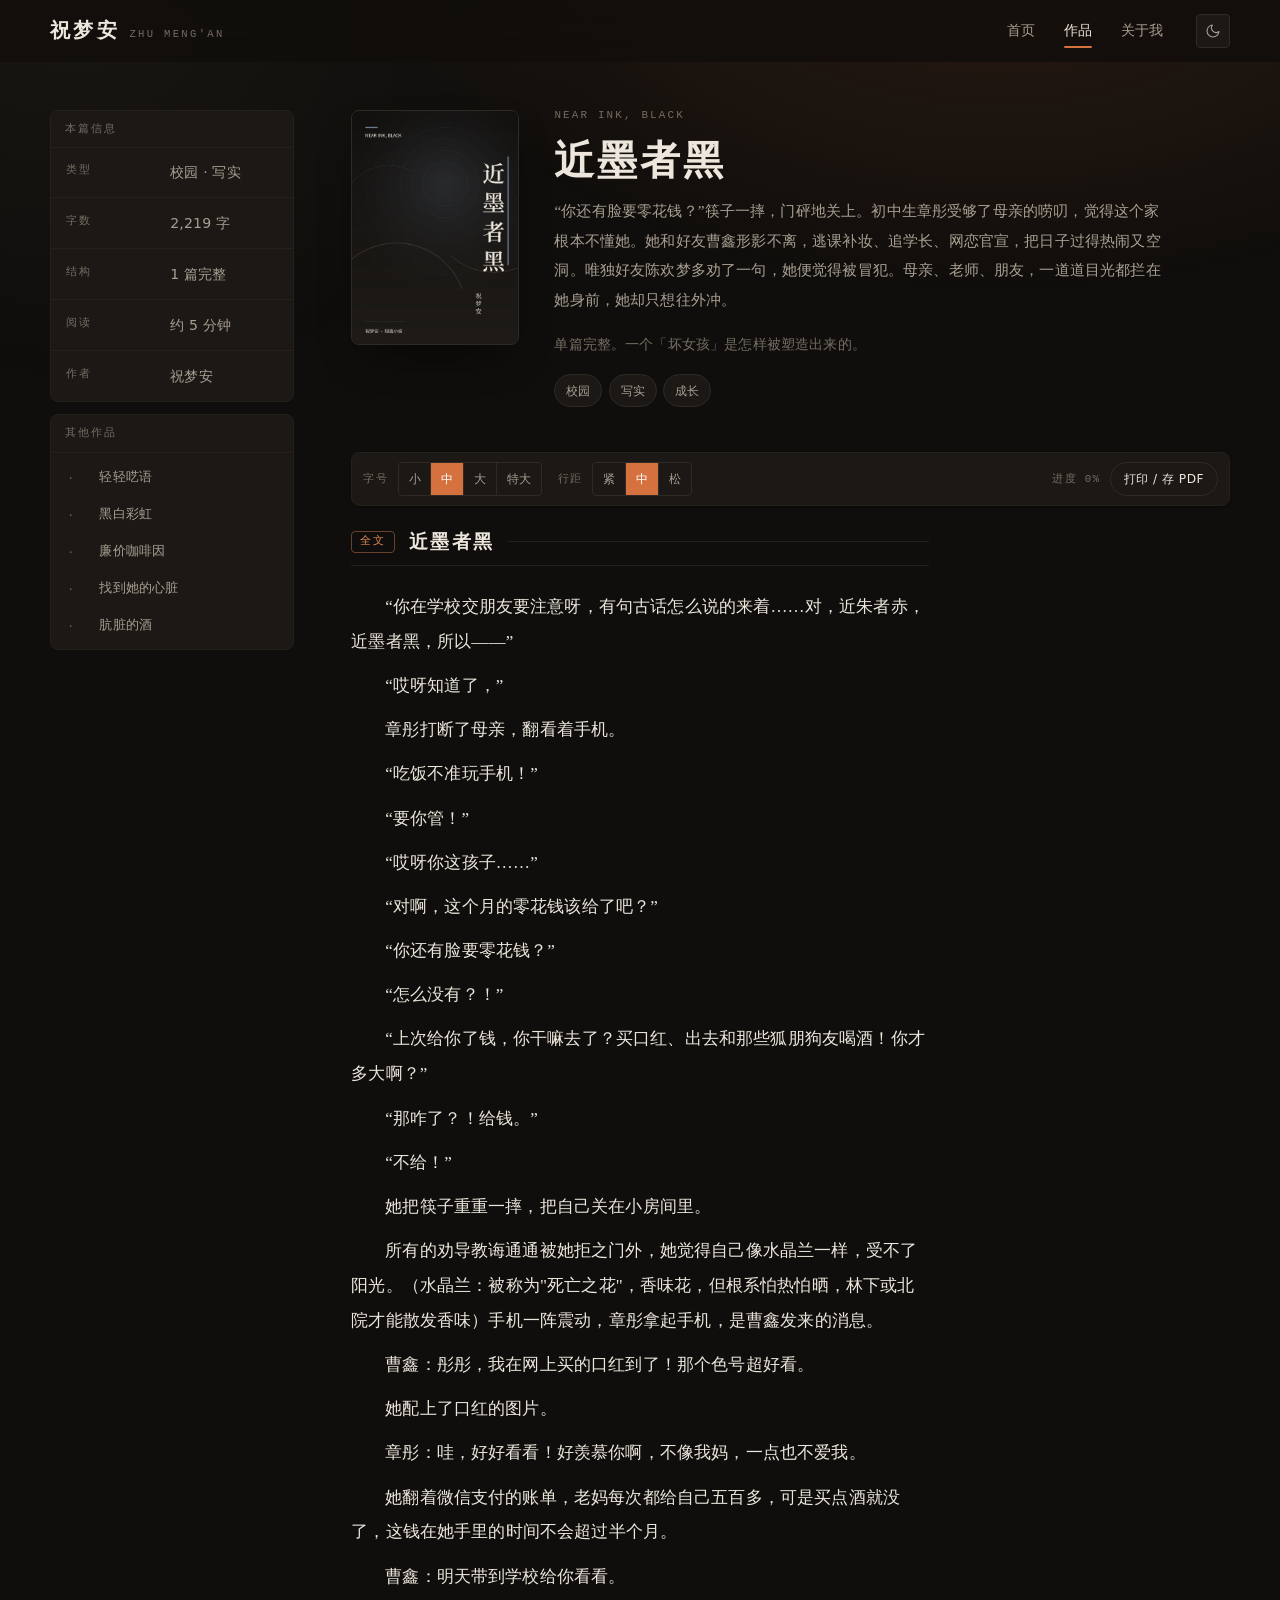
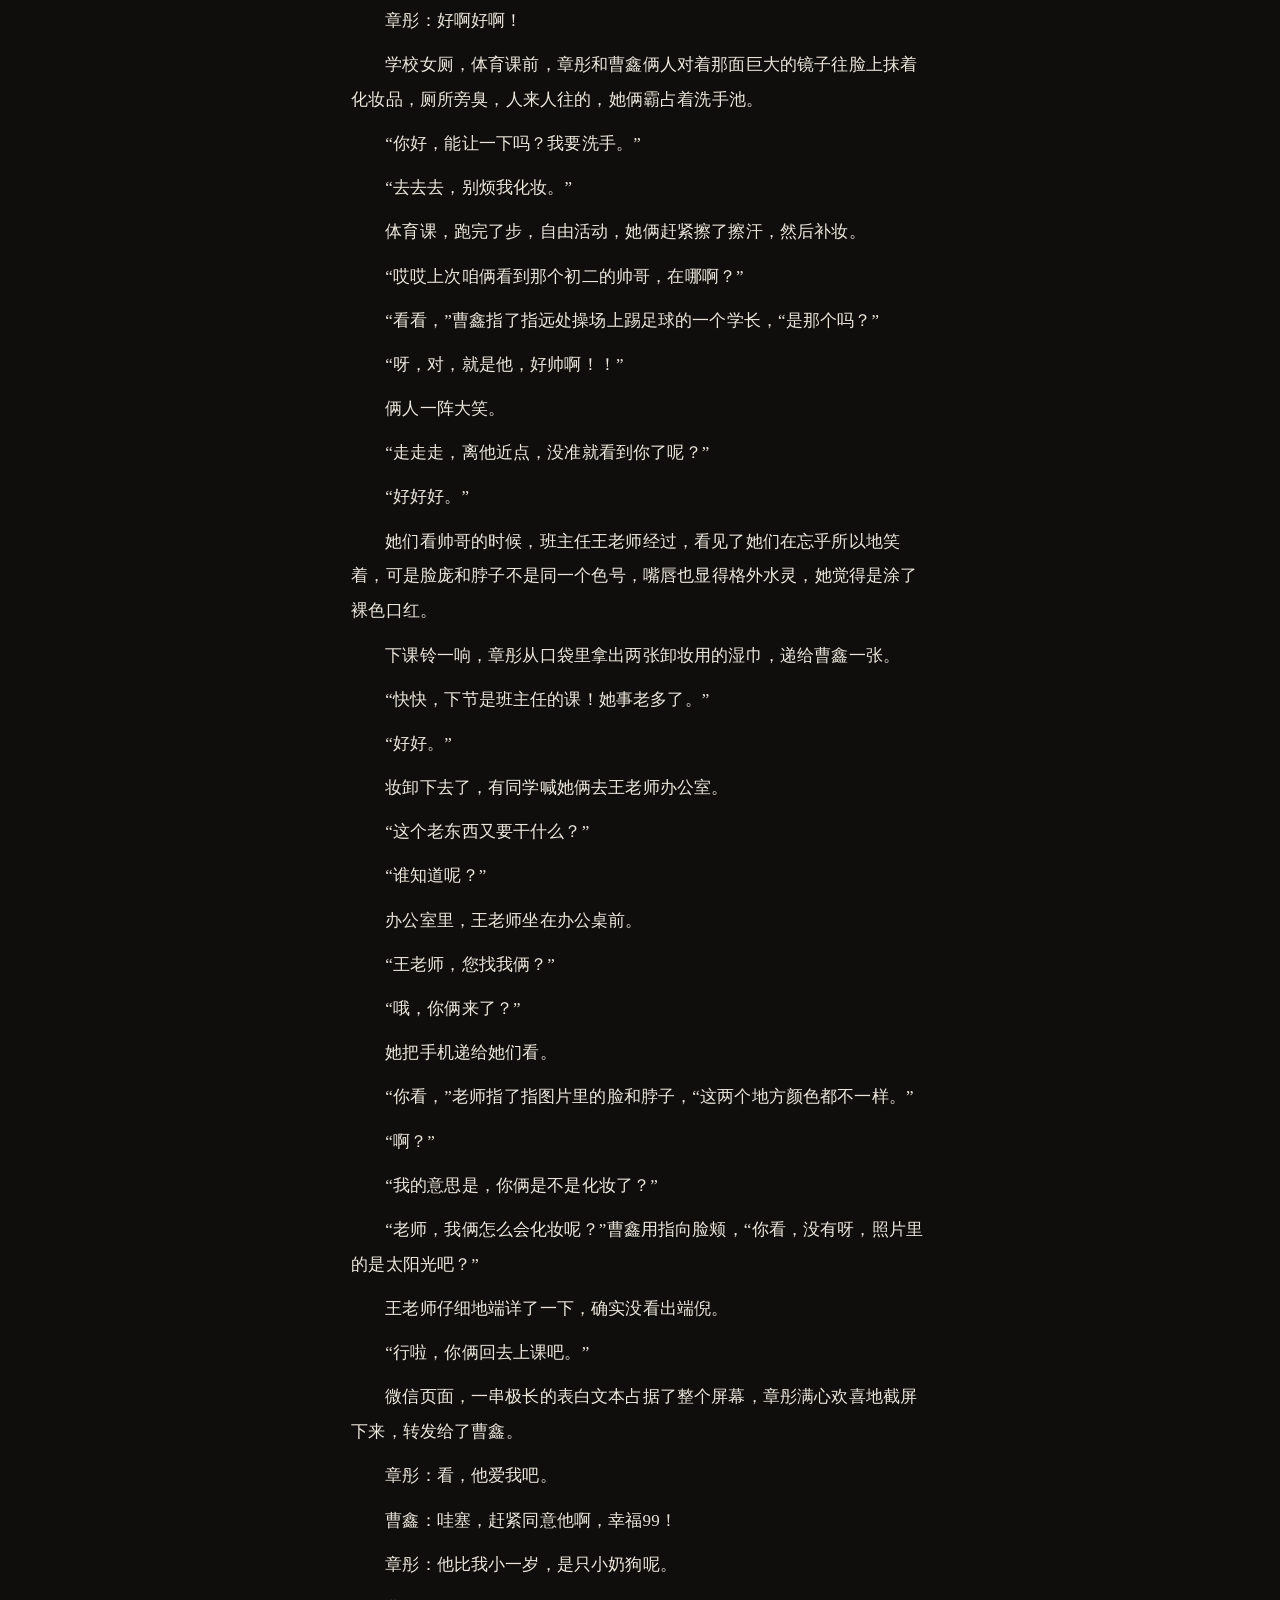
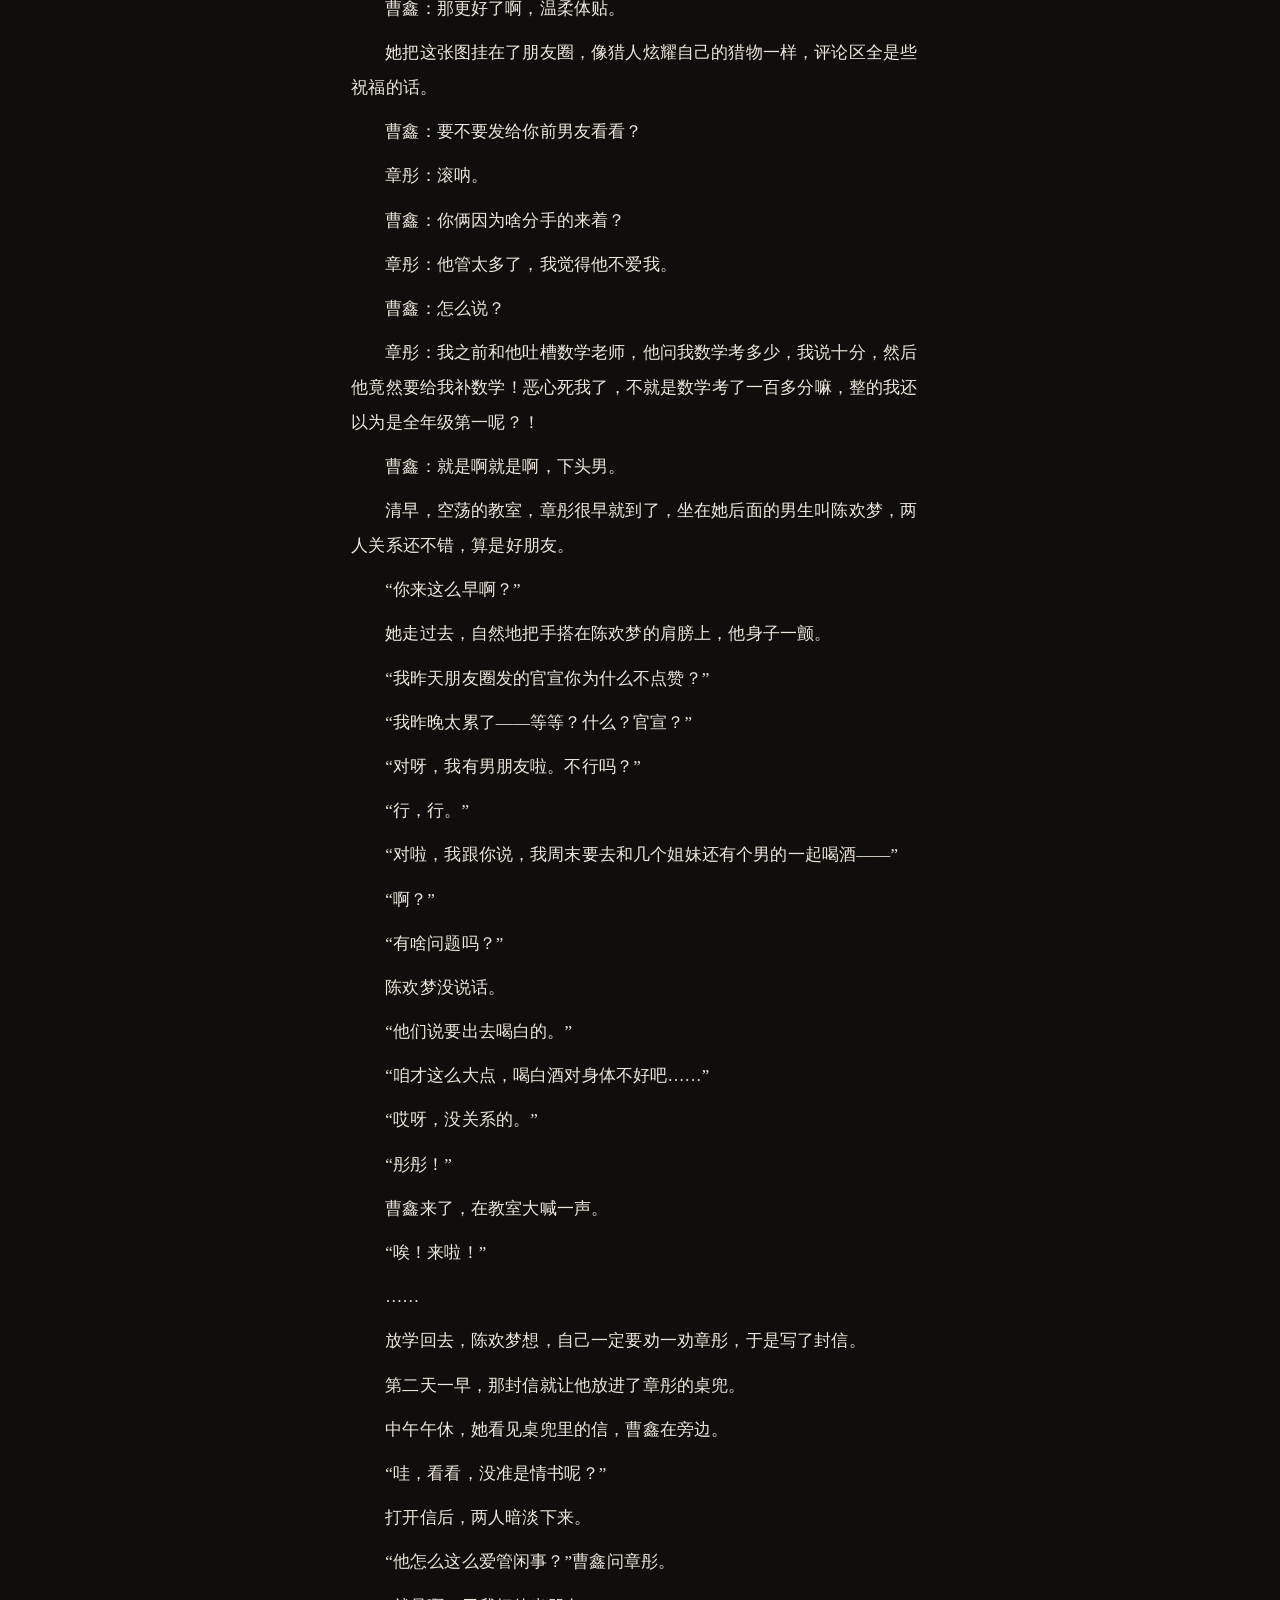
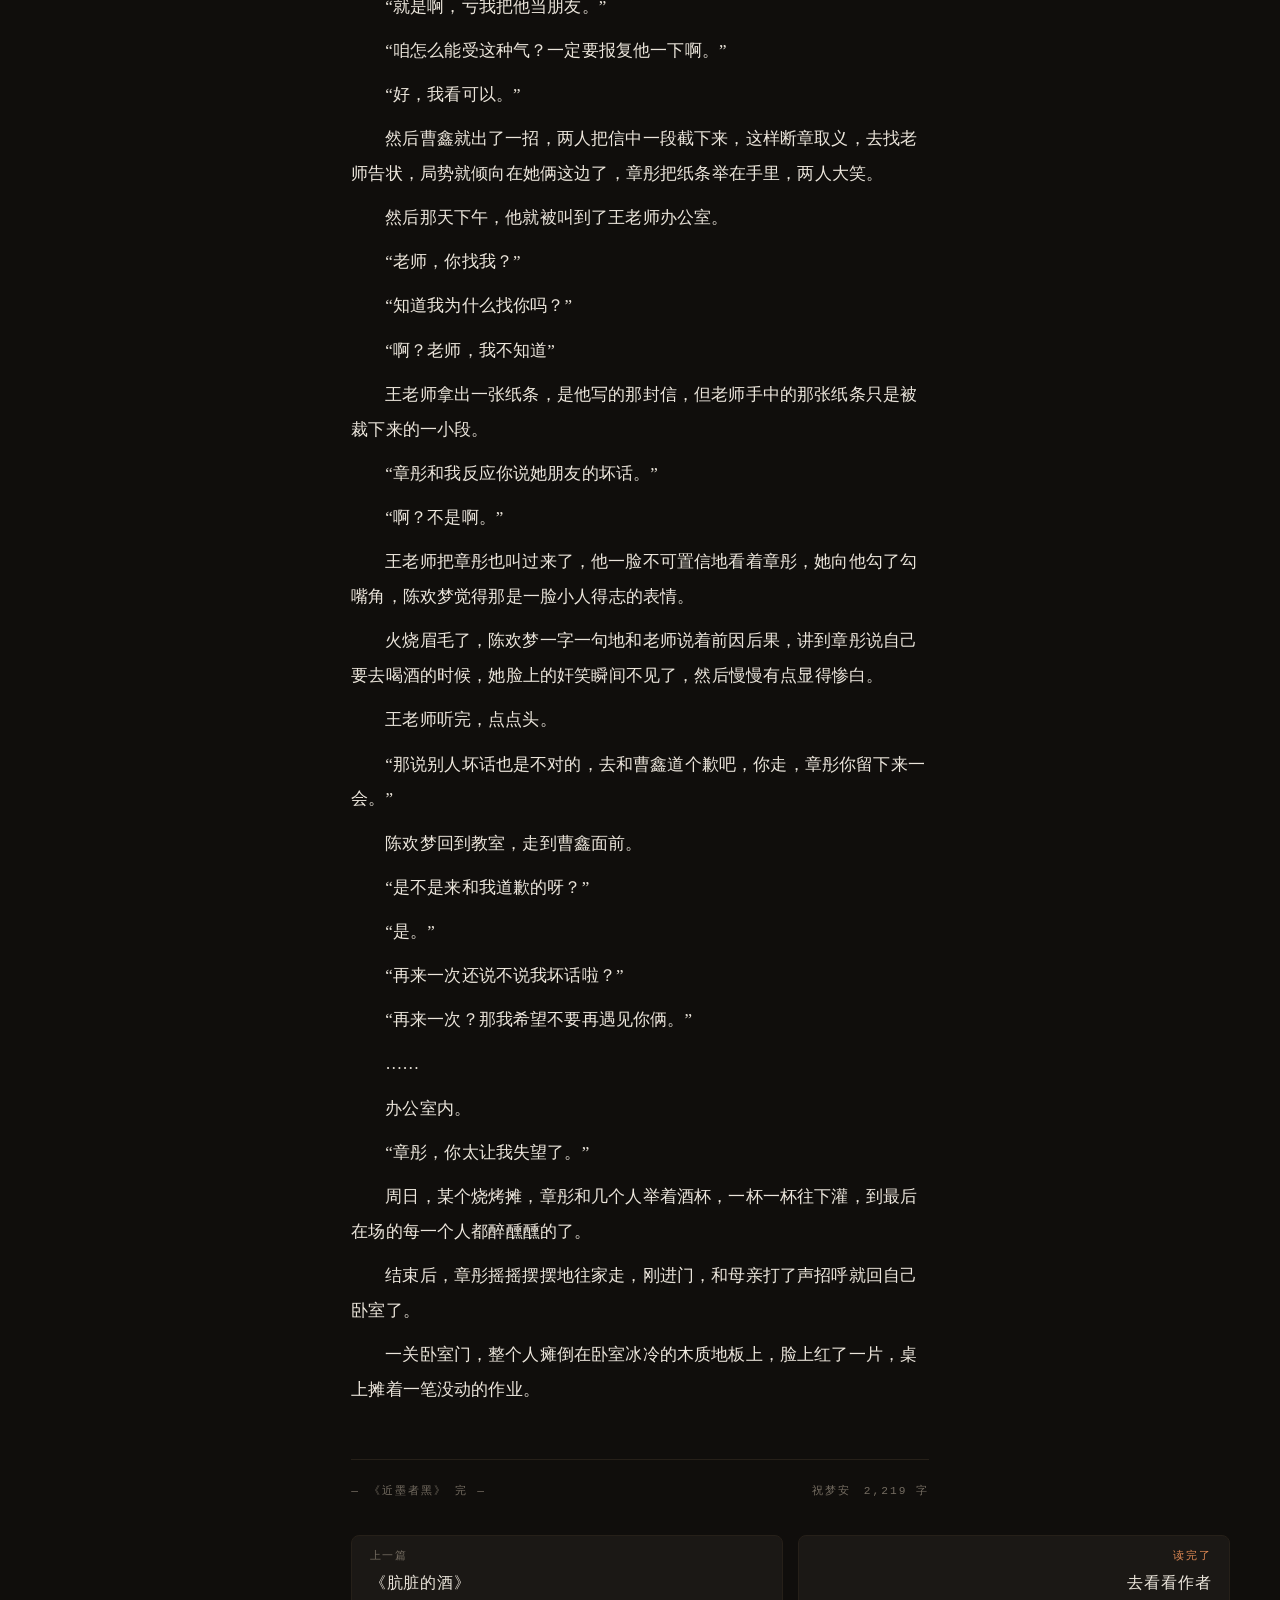
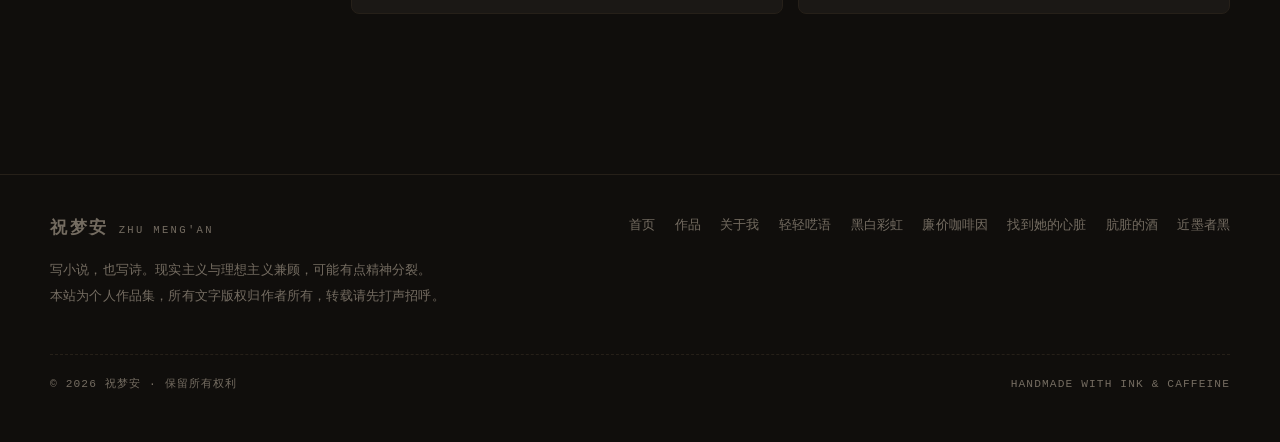
<file: works/ink.html>
<!DOCTYPE html>
<html lang="zh-CN" data-theme="dark">
<head>
<meta charset="utf-8">
<meta name="viewport" content="width=device-width, initial-scale=1, viewport-fit=cover">
<meta name="theme-color" content="#100e0c">
<meta name="color-scheme" content="dark light">
<meta name="generator" content="祝梦安 · 个人博客">
<title>《近墨者黑》Near Ink, Black · 祝梦安</title>
<meta name="description" content="“你还有脸要零花钱？”筷子一摔，门砰地关上。初中生章彤受够了母亲的唠叨，觉得这个家根本不懂她。她和好友曹鑫形影不离，逃课补妆、追学长、网恋官宣，把日子过得热闹又空洞。唯独好友陈欢梦多劝了一句，她便觉得被冒犯。母亲、老师、">
<meta property="og:title" content="《近墨者黑》Near Ink, Black · 祝梦安">
<meta property="og:description" content="“你还有脸要零花钱？”筷子一摔，门砰地关上。初中生章彤受够了母亲的唠叨，觉得这个家根本不懂她。她和好友曹鑫形影不离，逃课补妆、追学长、网恋官宣，把日子过得热闹又空洞。唯独好友陈欢梦多劝了一句，她便觉得被冒犯。母亲、老师、">
<meta property="og:type" content="article">
<link rel="icon" href="data:image/svg+xml,%3Csvg xmlns='http://www.w3.org/2000/svg' viewBox='0 0 32 32'%3E%3Crect width='32' height='32' rx='7' fill='%23100e0c'/%3E%3Ctext x='16' y='22' font-size='17' font-family='serif' fill='%23d4713f' text-anchor='middle'%3E%E7%A5%9D%3C/text%3E%3C/svg%3E">
<link rel="stylesheet" href="../assets/site.css?v=93083575">
<link rel="stylesheet" href="../assets/mobile.css?v=ab116a1c">
<script>(function(){try{var t=localStorage.getItem("zm.theme")||"dark";document.documentElement.setAttribute("data-theme",t);document.documentElement.style.colorScheme=t;}catch(e){}})();</script>
</head>
<body>
<a class="skip" href="#main">跳到正文</a>
<div class="progress" id="progress" aria-hidden="true"></div>
<header class="site-head">
  <div class="wrap">
    <a class="brand" href="../index.html" aria-label="祝梦安 · 首页"><b>祝梦安</b><span>Zhu Meng'an</span></a>
    <nav class="nav" aria-label="主导航">
      <a href="../index.html">首页</a>
      <a href="../works.html" aria-current="page">作品</a>
      <a href="../about.html">关于我</a>
    </nav>
    <button class="icon-btn" id="themeBtn" type="button" aria-label="切换主题">
      <svg class="i-moon" viewBox="0 0 24 24" fill="none" stroke="currentColor" stroke-width="1.6" stroke-linecap="round" stroke-linejoin="round" aria-hidden="true"><path d="M21 12.8A9 9 0 1 1 11.2 3a7 7 0 0 0 9.8 9.8Z"/></svg>
      <svg class="i-sun" viewBox="0 0 24 24" fill="none" stroke="currentColor" stroke-width="1.6" stroke-linecap="round" stroke-linejoin="round" aria-hidden="true"><circle cx="12" cy="12" r="4"/><path d="M12 2v2M12 20v2M4.9 4.9l1.4 1.4M17.7 17.7l1.4 1.4M2 12h2M20 12h2M4.9 19.1l1.4-1.4M17.7 6.3l1.4-1.4"/></svg>
    </button>
  </div>
</header>
<main id="main">

  <div class="wrap">
    <div class="reader-shell">
      
      <aside class="reader-aside">
        
        <div class="aside-card">
          <h4>本篇信息</h4>
          <div class="facts" style="border:0;background:none">
            <div class="fact"><dt>类型</dt><dd>校园 · 写实</dd></div>
            <div class="fact"><dt>字数</dt><dd>2,219 字</dd></div>
            <div class="fact"><dt>结构</dt><dd>1 篇完整</dd></div>
            <div class="fact"><dt>阅读</dt><dd>约 5 分钟</dd></div>
            <div class="fact"><dt>作者</dt><dd>祝梦安</dd></div>
          </div>
        </div>
        <div class="aside-card">
          <h4>其他作品</h4>
          <ul class="chapter-nav">
            <li><a href="whisper.html"><span class="n">·</span><span>轻轻呓语</span></a></li><li><a href="rainbow.html"><span class="n">·</span><span>黑白彩虹</span></a></li><li><a href="coffee.html"><span class="n">·</span><span>廉价咖啡因</span></a></li><li><a href="heart.html"><span class="n">·</span><span>找到她的心脏</span></a></li><li><a href="wine.html"><span class="n">·</span><span>肮脏的酒</span></a></li>
          </ul>
        </div>
      </aside>
      <div>
        <div class="novel-intro reveal">
          <div class="cover">
            <!-- width/height 只用于加载时占位、防止跳动；真实尺寸一律由 CSS 决定。
                 这里写 900x1260 与容器比例 5:7 对齐，避免预留空间偏差 -->
            <img src="../assets/covers/ink.jpg" alt="《近墨者黑》封面"
                 width="900" height="1260" decoding="async">
          </div>
          <div>
            <span class="en">Near Ink, Black</span>
            <h1>近墨者黑</h1>
            <p class="blurb">“你还有脸要零花钱？”筷子一摔，门砰地关上。初中生章彤受够了母亲的唠叨，觉得这个家根本不懂她。她和好友曹鑫形影不离，逃课补妆、追学长、网恋官宣，把日子过得热闹又空洞。唯独好友陈欢梦多劝了一句，她便觉得被冒犯。母亲、老师、朋友，一道道目光都拦在她身前，她却只想往外冲。</p>
            <p class="blurb" style="color:var(--text-3);font-size:.88rem">单篇完整。一个「坏女孩」是怎样被塑造出来的。</p>
            <div class="meta-row"><span class="chip">校园</span><span class="chip">写实</span><span class="chip">成长</span></div>
          </div>
        </div>

        <div class="reader-toolbar" role="group" aria-label="阅读设置">
          <span class="lab">字号</span>
          <div class="seg" data-group="fs" role="group" aria-label="字号">
            <button type="button" data-val="s" aria-pressed="false">小</button>
            <button type="button" data-val="m" aria-pressed="true">中</button>
            <button type="button" data-val="l" aria-pressed="false">大</button>
            <button type="button" data-val="xl" aria-pressed="false">特大</button>
          </div>
          <span class="lab" style="margin-left:.5rem">行距</span>
          <div class="seg" data-group="lh" role="group" aria-label="行距">
            <button type="button" data-val="tight" aria-pressed="false">紧</button>
            <button type="button" data-val="normal" aria-pressed="true">中</button>
            <button type="button" data-val="loose" aria-pressed="false">松</button>
          </div>
          <span class="spacer"></span>
          <span class="lab">进度 <span id="pct">0%</span></span>
          <button class="btn" type="button" style="padding:.34rem .8rem;font-size:.76rem" id="printBtn">打印 / 存 PDF</button>
        </div>

        <article class="reader" id="reader" data-fs="m" data-lh="normal">
    <section class="chapter" id="c1" aria-labelledby="c1-h">
      <div class="chapter-head"><span class="n">全文</span><h2 id="c1-h">近墨者黑</h2></div>
      <p>“你在学校交朋友要注意呀，有句古话怎么说的来着……对，近朱者赤，近墨者黑，所以——”</p>
      <p>“哎呀知道了，”</p>
      <p>章彤打断了母亲，翻看着手机。</p>
      <p>“吃饭不准玩手机！”</p>
      <p>“要你管！”</p>
      <p>“哎呀你这孩子……”</p>
      <p>“对啊，这个月的零花钱该给了吧？”</p>
      <p>“你还有脸要零花钱？”</p>
      <p>“怎么没有？！”</p>
      <p>“上次给你了钱，你干嘛去了？买口红、出去和那些狐朋狗友喝酒！你才多大啊？”</p>
      <p>“那咋了？！给钱。”</p>
      <p>“不给！”</p>
      <p>她把筷子重重一摔，把自己关在小房间里。</p>
      <p>所有的劝导教诲通通被她拒之门外，她觉得自己像水晶兰一样，受不了阳光。（水晶兰：被称为&quot;死亡之花&quot;，香味花，但根系怕热怕晒，林下或北院才能散发香味）手机一阵震动，章彤拿起手机，是曹鑫发来的消息。</p>
      <p>曹鑫：彤彤，我在网上买的口红到了！那个色号超好看。</p>
      <p>她配上了口红的图片。</p>
      <p>章彤：哇，好好看看！好羡慕你啊，不像我妈，一点也不爱我。</p>
      <p>她翻着微信支付的账单，老妈每次都给自己五百多，可是买点酒就没了，这钱在她手里的时间不会超过半个月。</p>
      <p>曹鑫：明天带到学校给你看看。</p>
      <p>章彤：好啊好啊！</p>
      <p>学校女厕，体育课前，章彤和曹鑫俩人对着那面巨大的镜子往脸上抹着化妆品，厕所旁臭，人来人往的，她俩霸占着洗手池。</p>
      <p>“你好，能让一下吗？我要洗手。”</p>
      <p>“去去去，别烦我化妆。”</p>
      <p>体育课，跑完了步，自由活动，她俩赶紧擦了擦汗，然后补妆。</p>
      <p>“哎哎上次咱俩看到那个初二的帅哥，在哪啊？”</p>
      <p>“看看，”曹鑫指了指远处操场上踢足球的一个学长，“是那个吗？”</p>
      <p>“呀，对，就是他，好帅啊！！”</p>
      <p>俩人一阵大笑。</p>
      <p>“走走走，离他近点，没准就看到你了呢？”</p>
      <p>“好好好。”</p>
      <p>她们看帅哥的时候，班主任王老师经过，看见了她们在忘乎所以地笑着，可是脸庞和脖子不是同一个色号，嘴唇也显得格外水灵，她觉得是涂了裸色口红。</p>
      <p>下课铃一响，章彤从口袋里拿出两张卸妆用的湿巾，递给曹鑫一张。</p>
      <p>“快快，下节是班主任的课！她事老多了。”</p>
      <p>“好好。”</p>
      <p>妆卸下去了，有同学喊她俩去王老师办公室。</p>
      <p>“这个老东西又要干什么？”</p>
      <p>“谁知道呢？”</p>
      <p>办公室里，王老师坐在办公桌前。</p>
      <p>“王老师，您找我俩？”</p>
      <p>“哦，你俩来了？”</p>
      <p>她把手机递给她们看。</p>
      <p>“你看，”老师指了指图片里的脸和脖子，“这两个地方颜色都不一样。”</p>
      <p>“啊？”</p>
      <p>“我的意思是，你俩是不是化妆了？”</p>
      <p>“老师，我俩怎么会化妆呢？”曹鑫用指向脸颊，“你看，没有呀，照片里的是太阳光吧？”</p>
      <p>王老师仔细地端详了一下，确实没看出端倪。</p>
      <p>“行啦，你俩回去上课吧。”</p>
      <p>微信页面，一串极长的表白文本占据了整个屏幕，章彤满心欢喜地截屏下来，转发给了曹鑫。</p>
      <p>章彤：看，他爱我吧。</p>
      <p>曹鑫：哇塞，赶紧同意他啊，幸福99！</p>
      <p>章彤：他比我小一岁，是只小奶狗呢。</p>
      <p>曹鑫：那更好了啊，温柔体贴。</p>
      <p>她把这张图挂在了朋友圈，像猎人炫耀自己的猎物一样，评论区全是些祝福的话。</p>
      <p>曹鑫：要不要发给你前男友看看？</p>
      <p>章彤：滚呐。</p>
      <p>曹鑫：你俩因为啥分手的来着？</p>
      <p>章彤：他管太多了，我觉得他不爱我。</p>
      <p>曹鑫：怎么说？</p>
      <p>章彤：我之前和他吐槽数学老师，他问我数学考多少，我说十分，然后他竟然要给我补数学！恶心死我了，不就是数学考了一百多分嘛，整的我还以为是全年级第一呢？！</p>
      <p>曹鑫：就是啊就是啊，下头男。</p>
      <p>清早，空荡的教室，章彤很早就到了，坐在她后面的男生叫陈欢梦，两人关系还不错，算是好朋友。</p>
      <p>“你来这么早啊？”</p>
      <p>她走过去，自然地把手搭在陈欢梦的肩膀上，他身子一颤。</p>
      <p>“我昨天朋友圈发的官宣你为什么不点赞？”</p>
      <p>“我昨晚太累了——等等？什么？官宣？”</p>
      <p>“对呀，我有男朋友啦。不行吗？”</p>
      <p>“行，行。”</p>
      <p>“对啦，我跟你说，我周末要去和几个姐妹还有个男的一起喝酒——”</p>
      <p>“啊？”</p>
      <p>“有啥问题吗？”</p>
      <p>陈欢梦没说话。</p>
      <p>“他们说要出去喝白的。”</p>
      <p>“咱才这么大点，喝白酒对身体不好吧……”</p>
      <p>“哎呀，没关系的。”</p>
      <p>“彤彤！”</p>
      <p>曹鑫来了，在教室大喊一声。</p>
      <p>“唉！来啦！”</p>
      <p>……</p>
      <p>放学回去，陈欢梦想，自己一定要劝一劝章彤，于是写了封信。</p>
      <p>第二天一早，那封信就让他放进了章彤的桌兜。</p>
      <p>中午午休，她看见桌兜里的信，曹鑫在旁边。</p>
      <p>“哇，看看，没准是情书呢？”</p>
      <p>打开信后，两人暗淡下来。</p>
      <p>“他怎么这么爱管闲事？”曹鑫问章彤。</p>
      <p>“就是啊，亏我把他当朋友。”</p>
      <p>“咱怎么能受这种气？一定要报复他一下啊。”</p>
      <p>“好，我看可以。”</p>
      <p>然后曹鑫就出了一招，两人把信中一段截下来，这样断章取义，去找老师告状，局势就倾向在她俩这边了，章彤把纸条举在手里，两人大笑。</p>
      <p>然后那天下午，他就被叫到了王老师办公室。</p>
      <p>“老师，你找我？”</p>
      <p>“知道我为什么找你吗？”</p>
      <p>“啊？老师，我不知道”</p>
      <p>王老师拿出一张纸条，是他写的那封信，但老师手中的那张纸条只是被裁下来的一小段。</p>
      <p>“章彤和我反应你说她朋友的坏话。”</p>
      <p>“啊？不是啊。”</p>
      <p>王老师把章彤也叫过来了，他一脸不可置信地看着章彤，她向他勾了勾嘴角，陈欢梦觉得那是一脸小人得志的表情。</p>
      <p>火烧眉毛了，陈欢梦一字一句地和老师说着前因后果，讲到章彤说自己要去喝酒的时候，她脸上的奸笑瞬间不见了，然后慢慢有点显得惨白。</p>
      <p>王老师听完，点点头。</p>
      <p>“那说别人坏话也是不对的，去和曹鑫道个歉吧，你走，章彤你留下来一会。”</p>
      <p>陈欢梦回到教室，走到曹鑫面前。</p>
      <p>“是不是来和我道歉的呀？”</p>
      <p>“是。”</p>
      <p>“再来一次还说不说我坏话啦？”</p>
      <p>“再来一次？那我希望不要再遇见你俩。”</p>
      <p>……</p>
      <p>办公室内。</p>
      <p>“章彤，你太让我失望了。”</p>
      <p>周日，某个烧烤摊，章彤和几个人举着酒杯，一杯一杯往下灌，到最后在场的每一个人都醉醺醺的了。</p>
      <p>结束后，章彤摇摇摆摆地往家走，刚进门，和母亲打了声招呼就回自己卧室了。</p>
      <p>一关卧室门，整个人瘫倒在卧室冰冷的木质地板上，脸上红了一片，桌上摊着一笔没动的作业。</p>
    </section>

          <div class="reader-end">
            <span class="sig">— 《近墨者黑》 完 —</span>
            <span class="sig">祝梦安　2,219 字</span>
          </div>
        </article>

        <div class="pager"><a class="prev" href="wine.html"><span class="k">上一篇</span><span class="v">《肮脏的酒》</span></a><a class="next" href="../about.html"><span class="k">读完了</span><span class="v">去看看作者</span></a></div>
      </div>
    </div>
  </div>

</main>
<footer class="site-foot">
  <div class="wrap">
    <div class="foot-grid">
      <div>
        <div class="brand" style="margin-bottom:.9rem"><b>祝梦安</b><span>Zhu Meng'an</span></div>
        <p class="foot-note">写小说，也写诗。现实主义与理想主义兼顾，可能有点精神分裂。<br>本站为个人作品集，所有文字版权归作者所有，转载请先打声招呼。</p>
      </div>
      <nav class="foot-links" aria-label="页脚导航">
        <a href="../index.html">首页</a>
        <a href="../works.html">作品</a>
        <a href="../about.html">关于我</a>
        <a href="../works/whisper.html">轻轻呓语</a><a href="../works/rainbow.html">黑白彩虹</a><a href="../works/coffee.html">廉价咖啡因</a><a href="../works/heart.html">找到她的心脏</a><a href="../works/wine.html">肮脏的酒</a><a href="../works/ink.html">近墨者黑</a>
      </nav>
    </div>
    <div class="foot-bottom">
      <span>© <span data-year>2025</span> 祝梦安 · 保留所有权利</span>
      <span>HANDMADE WITH INK &amp; CAFFEINE</span>
    </div>
  </div>
</footer>
<script src="../assets/site.js?v=bc866bed"></script>

<script>
(function(){
  var pct=document.getElementById('pct'), r=document.getElementById('reader');
  function tick(){
    var total=r.offsetHeight-window.innerHeight*0.62;
    var top=window.scrollY + r.getBoundingClientRect().top;
    var p=total>0?Math.max(0,Math.min(1,(window.scrollY-top+innerHeight*0.35)/total)):0;
    if(pct) pct.textContent=Math.round(p*100)+'%';
  }
  addEventListener('scroll',tick,{passive:true}); addEventListener('resize',tick); tick();
  var b=document.getElementById('printBtn'); if(b) b.addEventListener('click',function(){print();});
})();
</script>
</body>
</html>
</file>
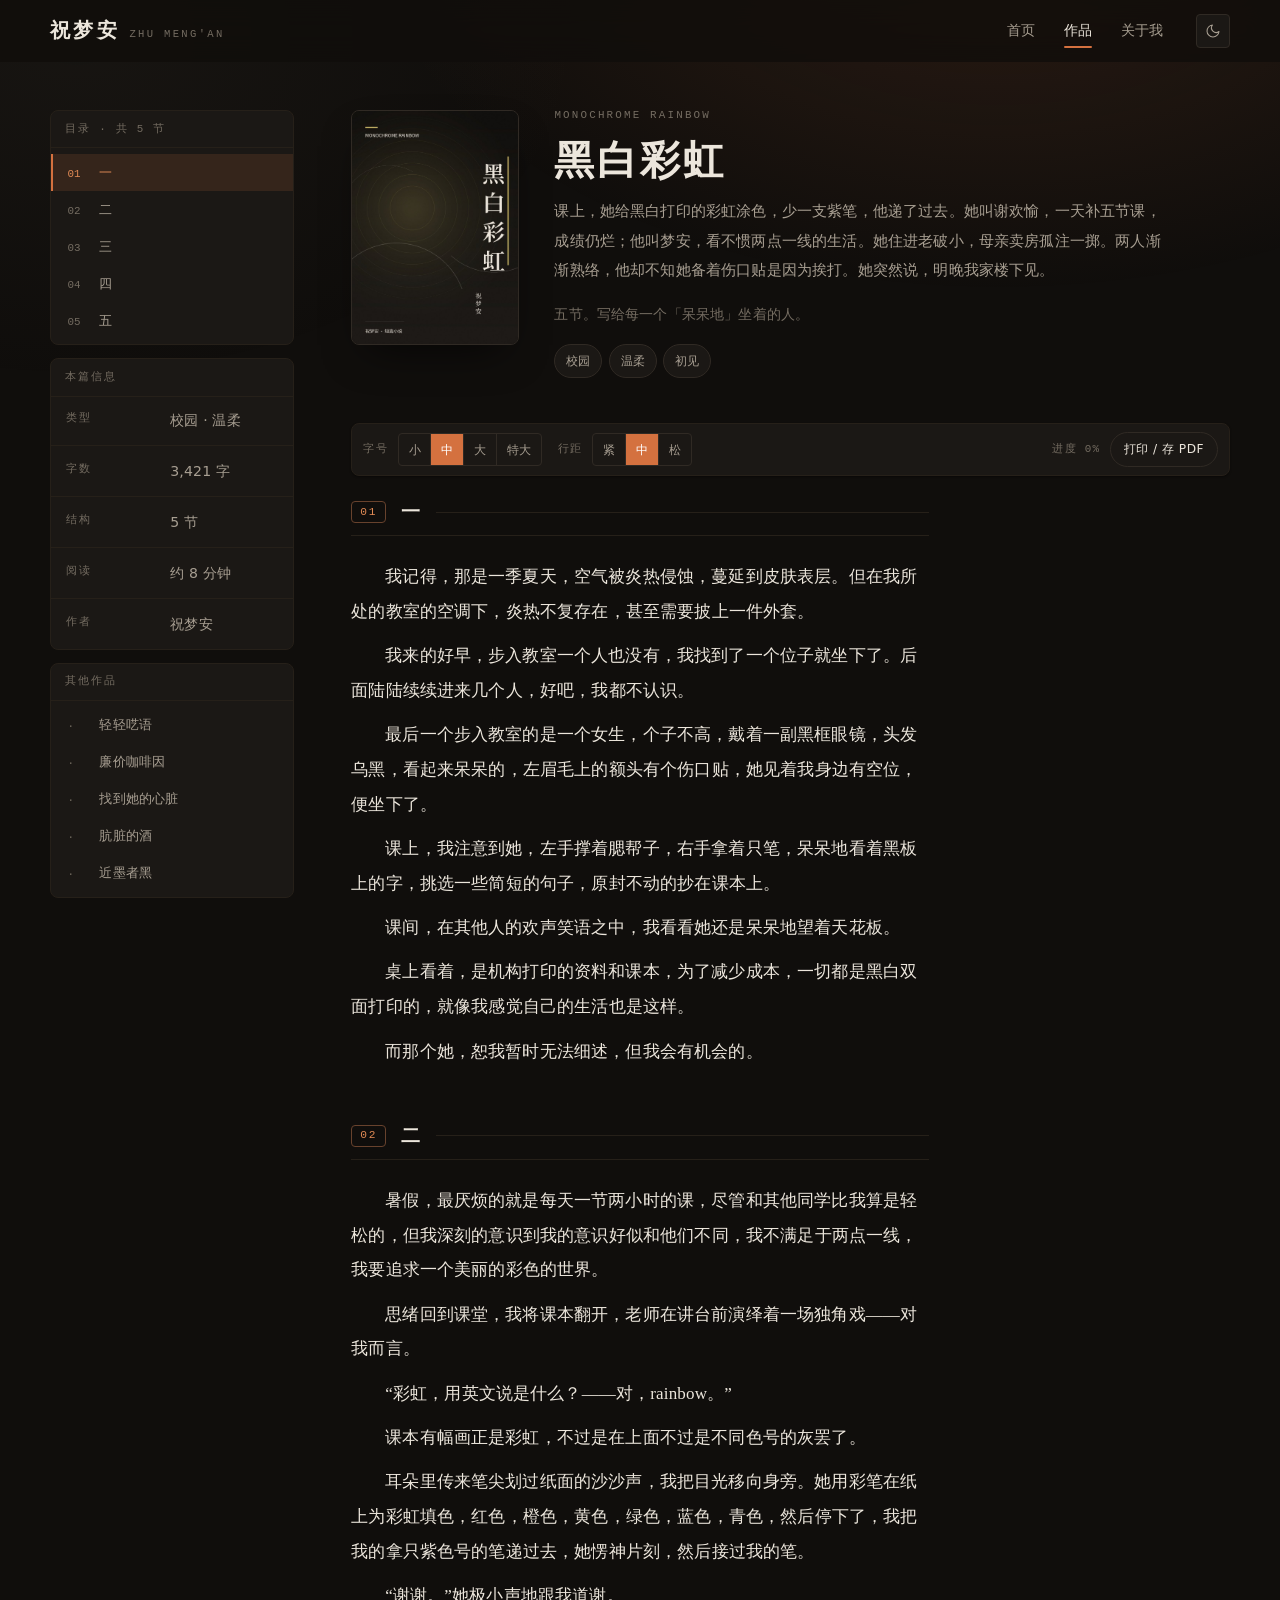
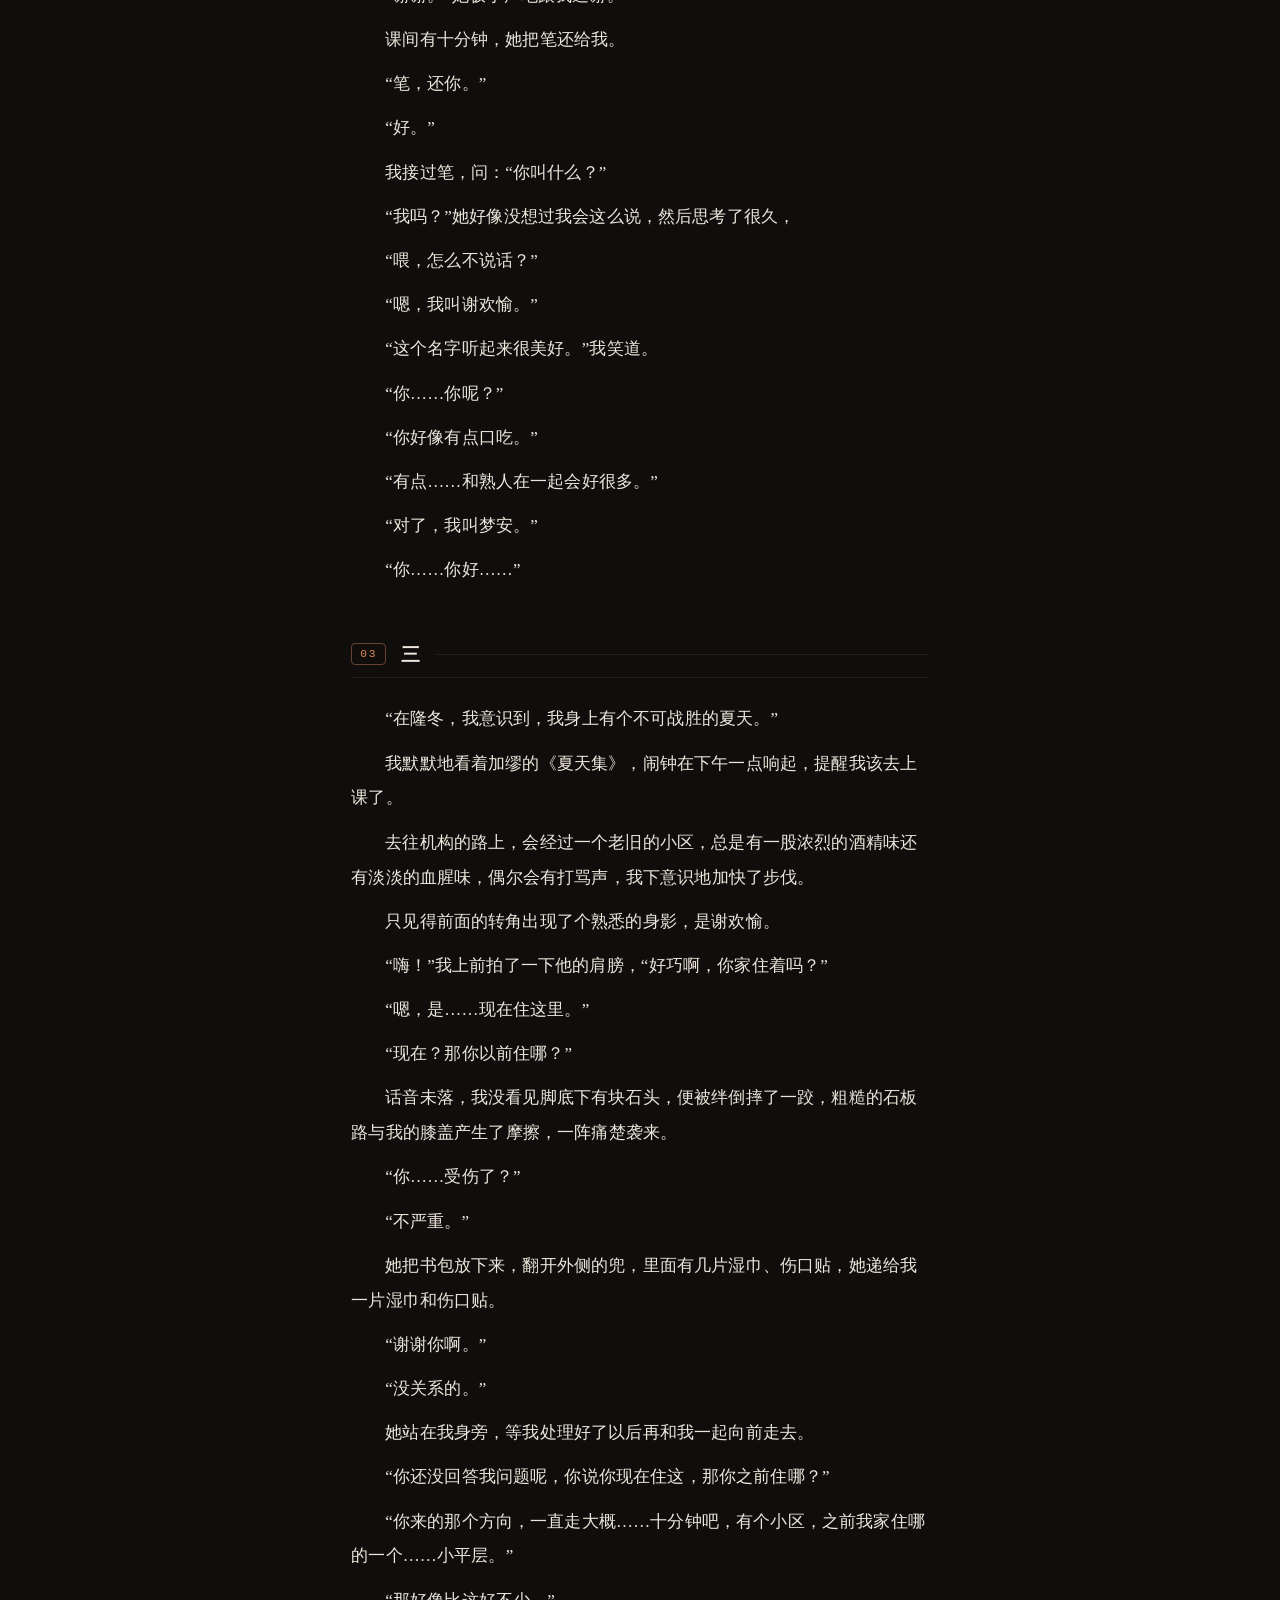
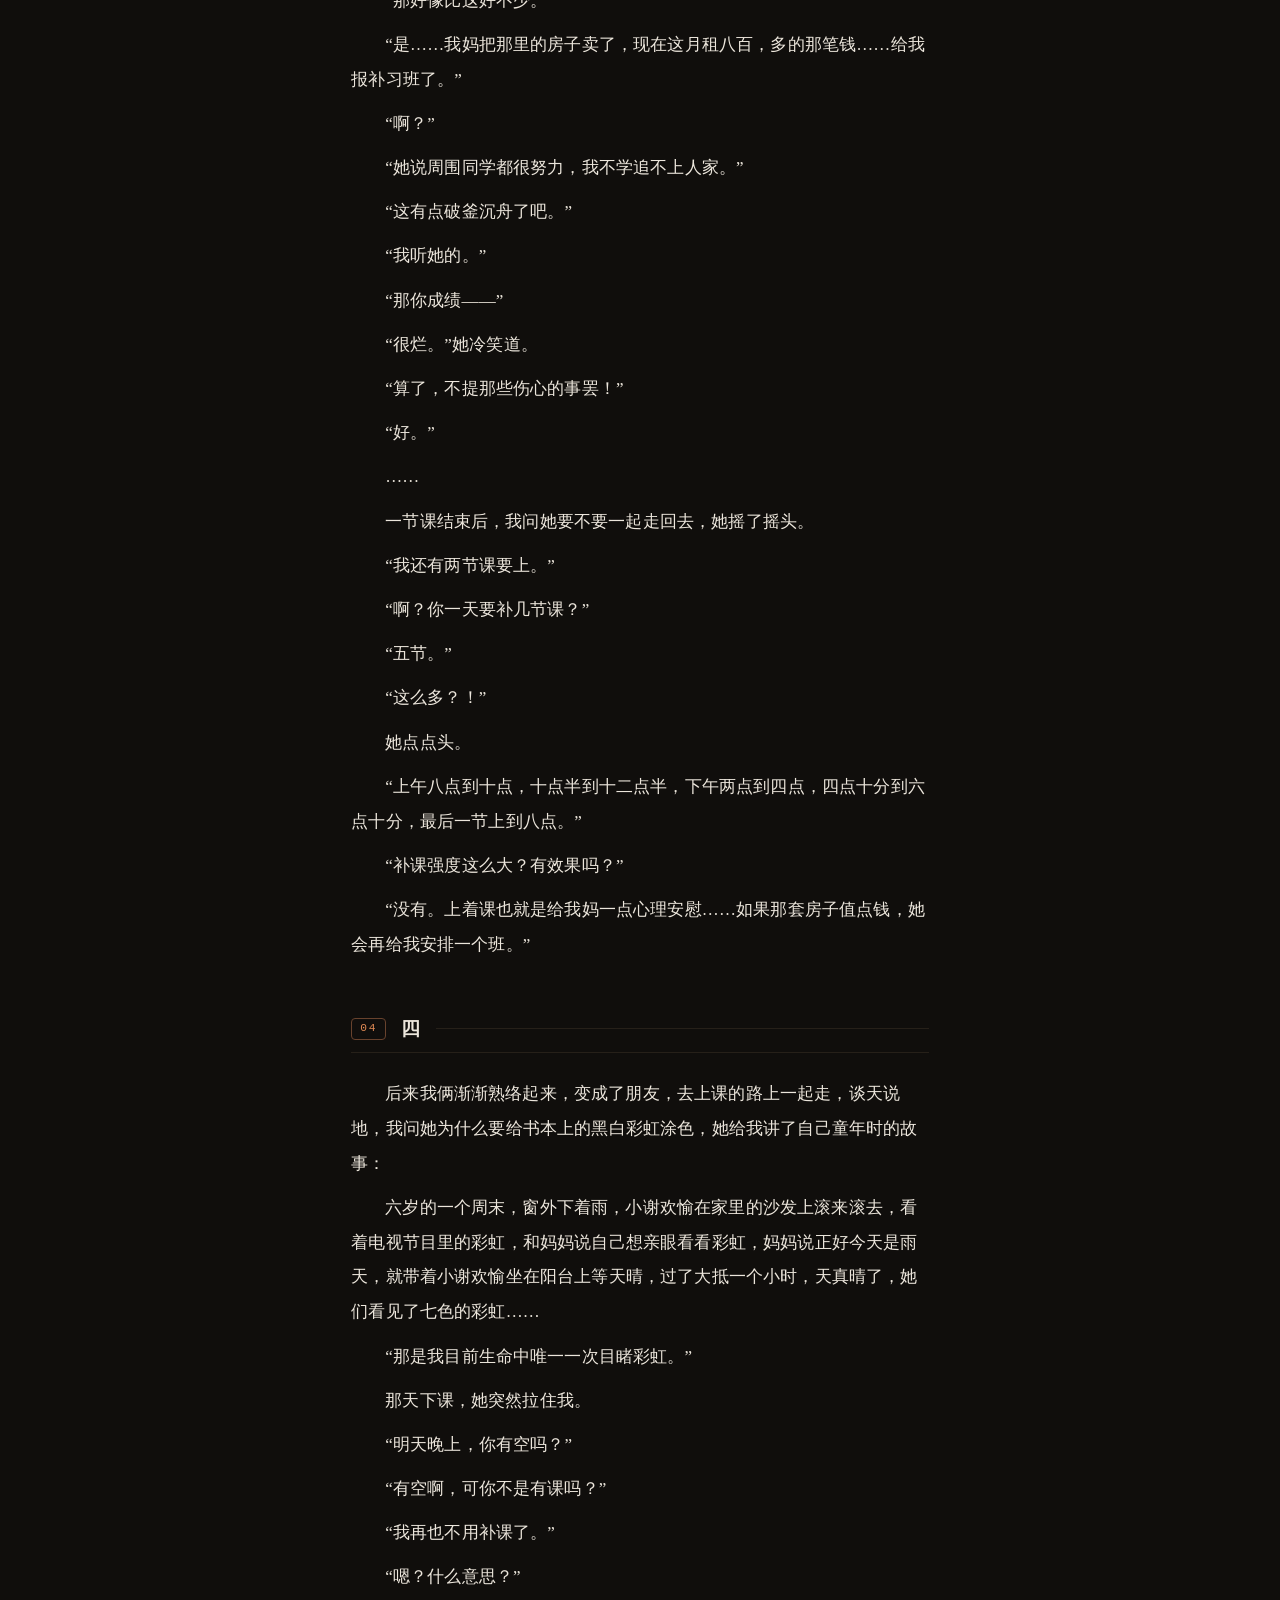
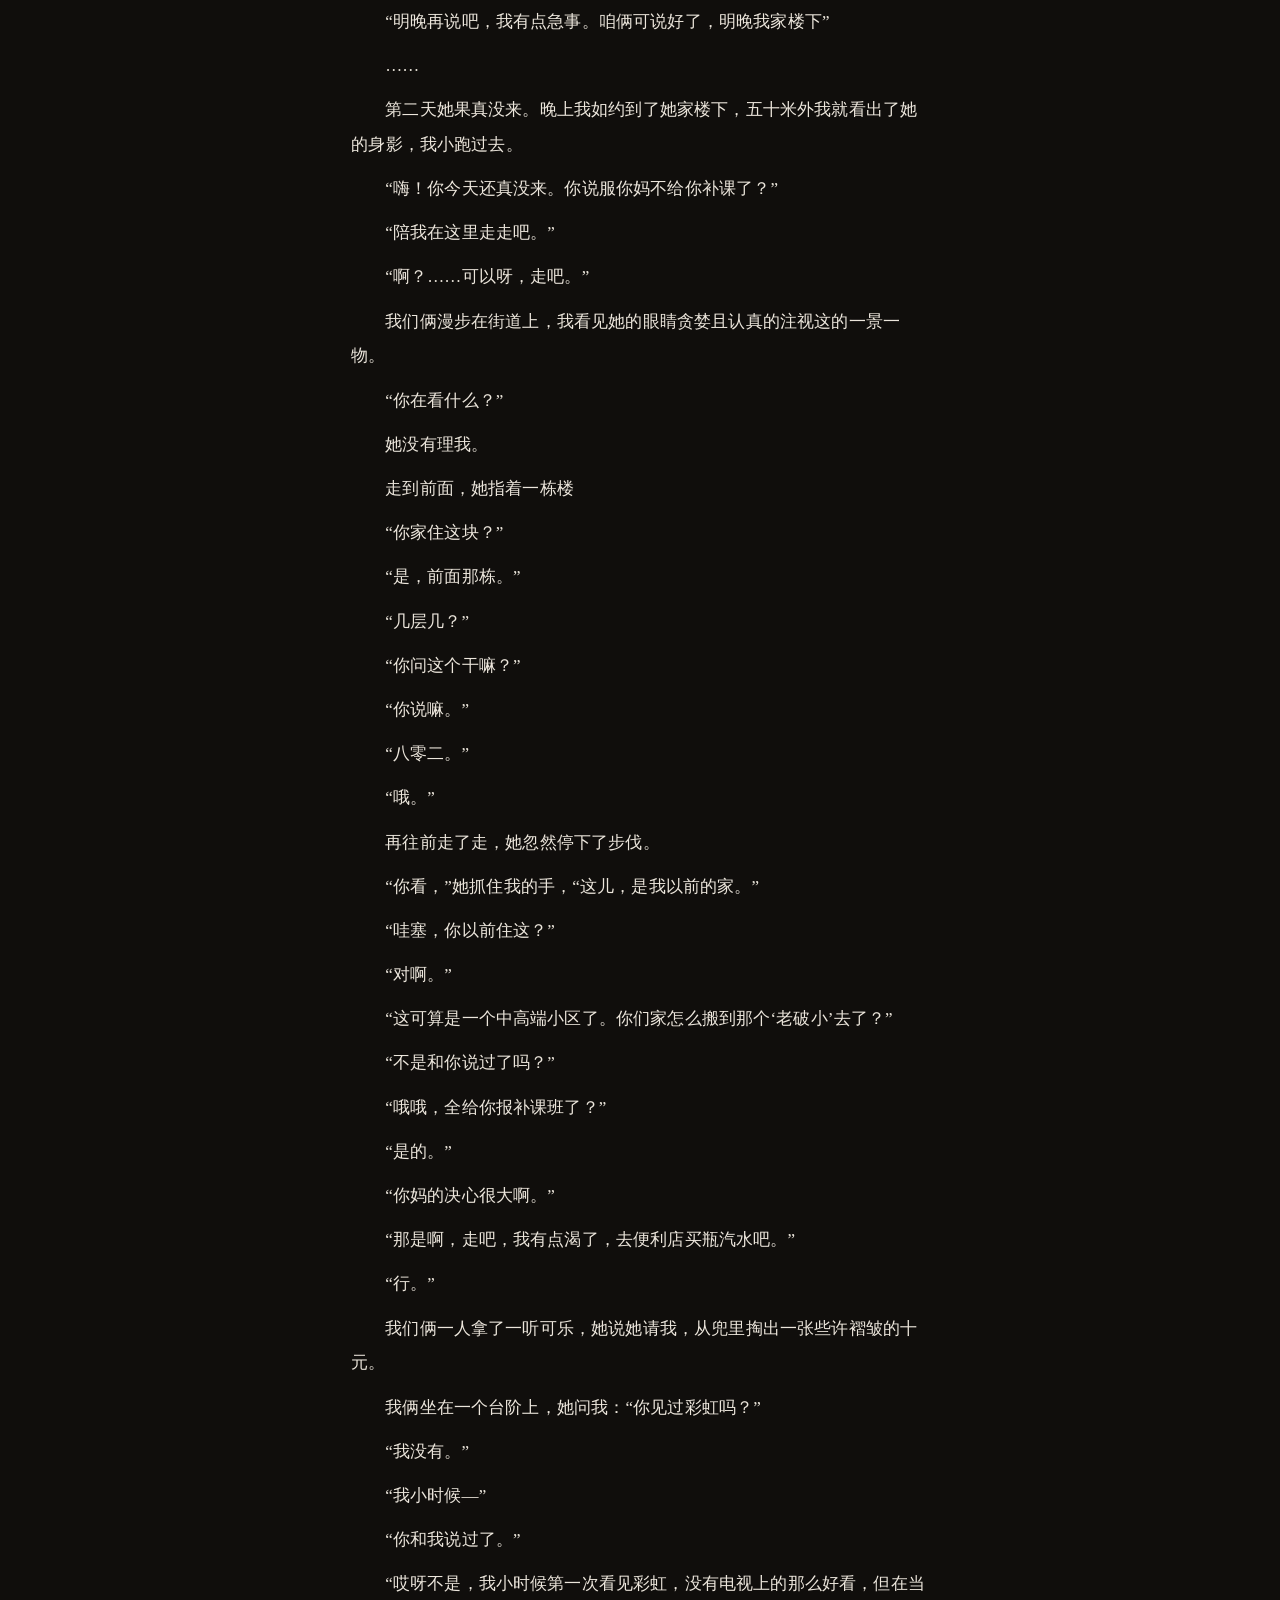
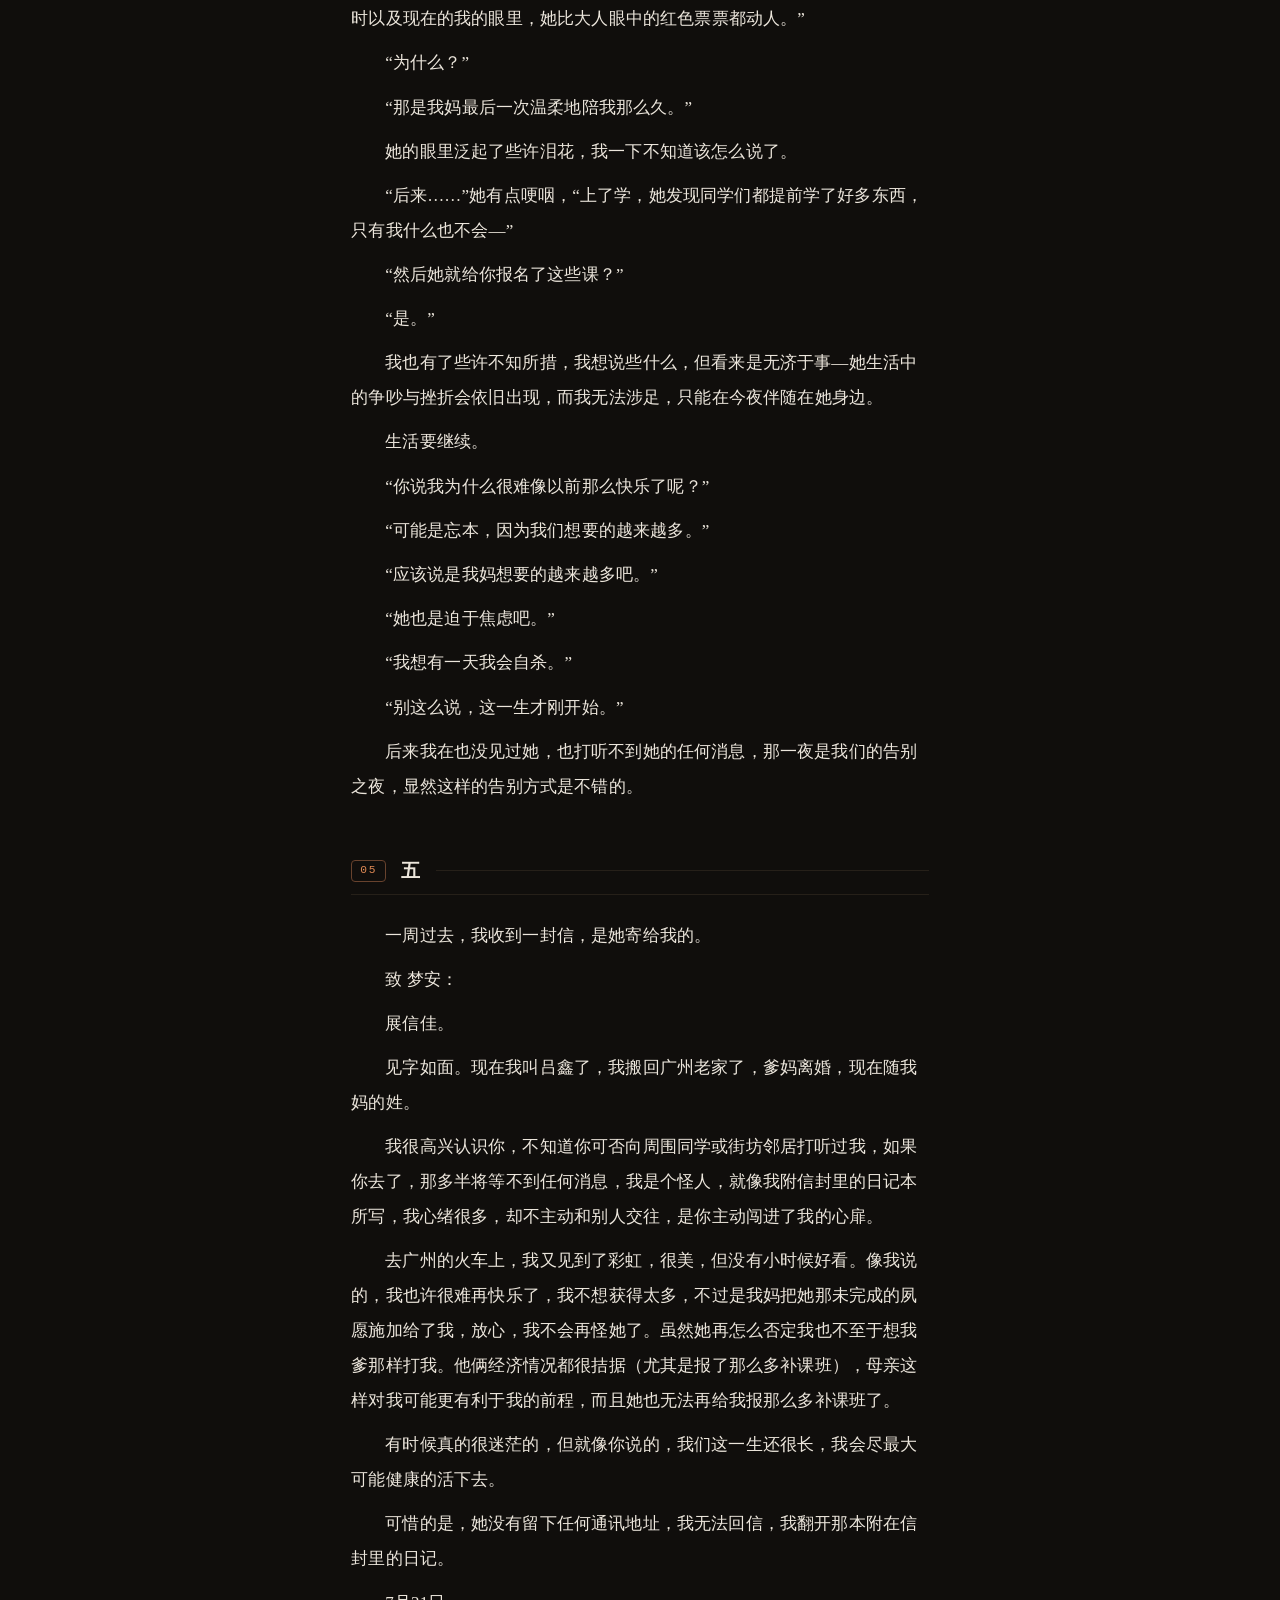
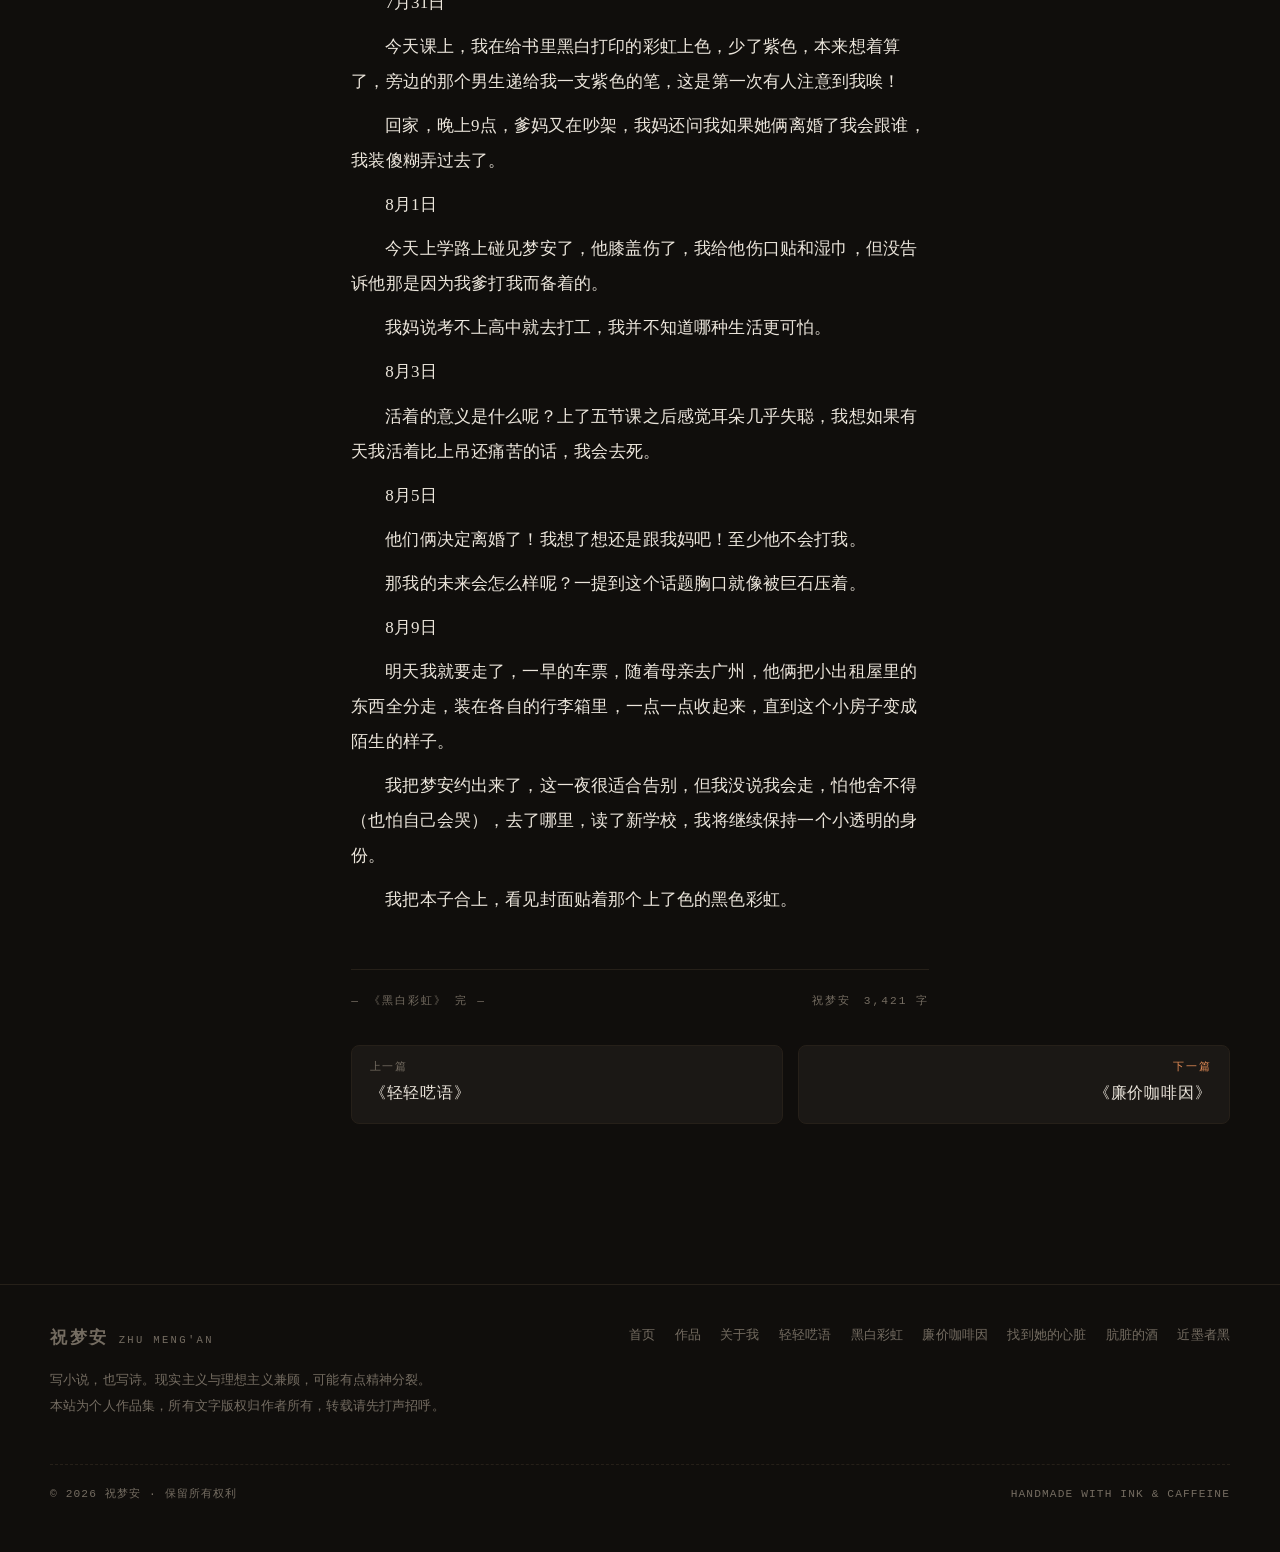
<file: works/rainbow.html>
<!DOCTYPE html>
<html lang="zh-CN" data-theme="dark">
<head>
<meta charset="utf-8">
<meta name="viewport" content="width=device-width, initial-scale=1, viewport-fit=cover">
<meta name="theme-color" content="#100e0c">
<meta name="color-scheme" content="dark light">
<meta name="generator" content="祝梦安 · 个人博客">
<title>《黑白彩虹》Monochrome Rainbow · 祝梦安</title>
<meta name="description" content="课上，她给黑白打印的彩虹涂色，少一支紫笔，他递了过去。她叫谢欢愉，一天补五节课，成绩仍烂；他叫梦安，看不惯两点一线的生活。她住进老破小，母亲卖房孤注一掷。两人渐渐熟络，他却不知她备着伤口贴是因为挨打。她突然说，明晚我家楼">
<meta property="og:title" content="《黑白彩虹》Monochrome Rainbow · 祝梦安">
<meta property="og:description" content="课上，她给黑白打印的彩虹涂色，少一支紫笔，他递了过去。她叫谢欢愉，一天补五节课，成绩仍烂；他叫梦安，看不惯两点一线的生活。她住进老破小，母亲卖房孤注一掷。两人渐渐熟络，他却不知她备着伤口贴是因为挨打。她突然说，明晚我家楼">
<meta property="og:type" content="article">
<link rel="icon" href="data:image/svg+xml,%3Csvg xmlns='http://www.w3.org/2000/svg' viewBox='0 0 32 32'%3E%3Crect width='32' height='32' rx='7' fill='%23100e0c'/%3E%3Ctext x='16' y='22' font-size='17' font-family='serif' fill='%23d4713f' text-anchor='middle'%3E%E7%A5%9D%3C/text%3E%3C/svg%3E">
<link rel="stylesheet" href="../assets/site.css?v=93083575">
<link rel="stylesheet" href="../assets/mobile.css?v=ab116a1c">
<script>(function(){try{var t=localStorage.getItem("zm.theme")||"dark";document.documentElement.setAttribute("data-theme",t);document.documentElement.style.colorScheme=t;}catch(e){}})();</script>
</head>
<body>
<a class="skip" href="#main">跳到正文</a>
<div class="progress" id="progress" aria-hidden="true"></div>
<header class="site-head">
  <div class="wrap">
    <a class="brand" href="../index.html" aria-label="祝梦安 · 首页"><b>祝梦安</b><span>Zhu Meng'an</span></a>
    <nav class="nav" aria-label="主导航">
      <a href="../index.html">首页</a>
      <a href="../works.html" aria-current="page">作品</a>
      <a href="../about.html">关于我</a>
    </nav>
    <button class="icon-btn" id="themeBtn" type="button" aria-label="切换主题">
      <svg class="i-moon" viewBox="0 0 24 24" fill="none" stroke="currentColor" stroke-width="1.6" stroke-linecap="round" stroke-linejoin="round" aria-hidden="true"><path d="M21 12.8A9 9 0 1 1 11.2 3a7 7 0 0 0 9.8 9.8Z"/></svg>
      <svg class="i-sun" viewBox="0 0 24 24" fill="none" stroke="currentColor" stroke-width="1.6" stroke-linecap="round" stroke-linejoin="round" aria-hidden="true"><circle cx="12" cy="12" r="4"/><path d="M12 2v2M12 20v2M4.9 4.9l1.4 1.4M17.7 17.7l1.4 1.4M2 12h2M20 12h2M4.9 19.1l1.4-1.4M17.7 6.3l1.4-1.4"/></svg>
    </button>
  </div>
</header>
<main id="main">

  <div class="wrap">
    <div class="reader-shell">
      
      <aside class="reader-aside">
        
        <div class="aside-card">
          <h4>目录 · 共 5 节</h4>
          <ul class="chapter-nav"><li><a href="#c1"><span class="n">01</span><span>一</span></a></li><li><a href="#c2"><span class="n">02</span><span>二</span></a></li><li><a href="#c3"><span class="n">03</span><span>三</span></a></li><li><a href="#c4"><span class="n">04</span><span>四</span></a></li><li><a href="#c5"><span class="n">05</span><span>五</span></a></li></ul>
        </div>
        <div class="aside-card">
          <h4>本篇信息</h4>
          <div class="facts" style="border:0;background:none">
            <div class="fact"><dt>类型</dt><dd>校园 · 温柔</dd></div>
            <div class="fact"><dt>字数</dt><dd>3,421 字</dd></div>
            <div class="fact"><dt>结构</dt><dd>5 节</dd></div>
            <div class="fact"><dt>阅读</dt><dd>约 8 分钟</dd></div>
            <div class="fact"><dt>作者</dt><dd>祝梦安</dd></div>
          </div>
        </div>
        <div class="aside-card">
          <h4>其他作品</h4>
          <ul class="chapter-nav">
            <li><a href="whisper.html"><span class="n">·</span><span>轻轻呓语</span></a></li><li><a href="coffee.html"><span class="n">·</span><span>廉价咖啡因</span></a></li><li><a href="heart.html"><span class="n">·</span><span>找到她的心脏</span></a></li><li><a href="wine.html"><span class="n">·</span><span>肮脏的酒</span></a></li><li><a href="ink.html"><span class="n">·</span><span>近墨者黑</span></a></li>
          </ul>
        </div>
      </aside>
      <div>
        <div class="novel-intro reveal">
          <div class="cover">
            <!-- width/height 只用于加载时占位、防止跳动；真实尺寸一律由 CSS 决定。
                 这里写 900x1260 与容器比例 5:7 对齐，避免预留空间偏差 -->
            <img src="../assets/covers/rainbow.jpg" alt="《黑白彩虹》封面"
                 width="900" height="1260" decoding="async">
          </div>
          <div>
            <span class="en">Monochrome Rainbow</span>
            <h1>黑白彩虹</h1>
            <p class="blurb">课上，她给黑白打印的彩虹涂色，少一支紫笔，他递了过去。她叫谢欢愉，一天补五节课，成绩仍烂；他叫梦安，看不惯两点一线的生活。她住进老破小，母亲卖房孤注一掷。两人渐渐熟络，他却不知她备着伤口贴是因为挨打。她突然说，明晚我家楼下见。</p>
            <p class="blurb" style="color:var(--text-3);font-size:.88rem">五节。写给每一个「呆呆地」坐着的人。</p>
            <div class="meta-row"><span class="chip">校园</span><span class="chip">温柔</span><span class="chip">初见</span></div>
          </div>
        </div>

        <div class="reader-toolbar" role="group" aria-label="阅读设置">
          <span class="lab">字号</span>
          <div class="seg" data-group="fs" role="group" aria-label="字号">
            <button type="button" data-val="s" aria-pressed="false">小</button>
            <button type="button" data-val="m" aria-pressed="true">中</button>
            <button type="button" data-val="l" aria-pressed="false">大</button>
            <button type="button" data-val="xl" aria-pressed="false">特大</button>
          </div>
          <span class="lab" style="margin-left:.5rem">行距</span>
          <div class="seg" data-group="lh" role="group" aria-label="行距">
            <button type="button" data-val="tight" aria-pressed="false">紧</button>
            <button type="button" data-val="normal" aria-pressed="true">中</button>
            <button type="button" data-val="loose" aria-pressed="false">松</button>
          </div>
          <span class="spacer"></span>
          <span class="lab">进度 <span id="pct">0%</span></span>
          <button class="btn" type="button" style="padding:.34rem .8rem;font-size:.76rem" id="printBtn">打印 / 存 PDF</button>
        </div>

        <article class="reader" id="reader" data-fs="m" data-lh="normal">
    <section class="chapter" id="c1" aria-labelledby="c1-h">
      <div class="chapter-head"><span class="n">01</span><h2 id="c1-h">一</h2></div>
      <p>我记得，那是一季夏天，空气被炎热侵蚀，蔓延到皮肤表层。但在我所处的教室的空调下，炎热不复存在，甚至需要披上一件外套。</p>
      <p>我来的好早，步入教室一个人也没有，我找到了一个位子就坐下了。后面陆陆续续进来几个人，好吧，我都不认识。</p>
      <p>最后一个步入教室的是一个女生，个子不高，戴着一副黑框眼镜，头发乌黑，看起来呆呆的，左眉毛上的额头有个伤口贴，她见着我身边有空位，便坐下了。</p>
      <p>课上，我注意到她，左手撑着腮帮子，右手拿着只笔，呆呆地看着黑板上的字，挑选一些简短的句子，原封不动的抄在课本上。</p>
      <p>课间，在其他人的欢声笑语之中，我看看她还是呆呆地望着天花板。</p>
      <p>桌上看着，是机构打印的资料和课本，为了减少成本，一切都是黑白双面打印的，就像我感觉自己的生活也是这样。</p>
      <p>而那个她，恕我暂时无法细述，但我会有机会的。</p>
    </section>
    <section class="chapter" id="c2" aria-labelledby="c2-h">
      <div class="chapter-head"><span class="n">02</span><h2 id="c2-h">二</h2></div>
      <p>暑假，最厌烦的就是每天一节两小时的课，尽管和其他同学比我算是轻松的，但我深刻的意识到我的意识好似和他们不同，我不满足于两点一线，我要追求一个美丽的彩色的世界。</p>
      <p>思绪回到课堂，我将课本翻开，老师在讲台前演绎着一场独角戏——对我而言。</p>
      <p>“彩虹，用英文说是什么？——对，rainbow。”</p>
      <p>课本有幅画正是彩虹，不过是在上面不过是不同色号的灰罢了。</p>
      <p>耳朵里传来笔尖划过纸面的沙沙声，我把目光移向身旁。她用彩笔在纸上为彩虹填色，红色，橙色，黄色，绿色，蓝色，青色，然后停下了，我把我的拿只紫色号的笔递过去，她愣神片刻，然后接过我的笔。</p>
      <p>“谢谢。”她极小声地跟我道谢。</p>
      <p>课间有十分钟，她把笔还给我。</p>
      <p>“笔，还你。”</p>
      <p>“好。”</p>
      <p>我接过笔，问：“你叫什么？”</p>
      <p>“我吗？”她好像没想过我会这么说，然后思考了很久，</p>
      <p>“喂，怎么不说话？”</p>
      <p>“嗯，我叫谢欢愉。”</p>
      <p>“这个名字听起来很美好。”我笑道。</p>
      <p>“你……你呢？”</p>
      <p>“你好像有点口吃。”</p>
      <p>“有点……和熟人在一起会好很多。”</p>
      <p>“对了，我叫梦安。”</p>
      <p>“你……你好……”</p>
    </section>
    <section class="chapter" id="c3" aria-labelledby="c3-h">
      <div class="chapter-head"><span class="n">03</span><h2 id="c3-h">三</h2></div>
      <p>“在隆冬，我意识到，我身上有个不可战胜的夏天。”</p>
      <p>我默默地看着加缪的《夏天集》，闹钟在下午一点响起，提醒我该去上课了。</p>
      <p>去往机构的路上，会经过一个老旧的小区，总是有一股浓烈的酒精味还有淡淡的血腥味，偶尔会有打骂声，我下意识地加快了步伐。</p>
      <p>只见得前面的转角出现了个熟悉的身影，是谢欢愉。</p>
      <p>“嗨！”我上前拍了一下他的肩膀，“好巧啊，你家住着吗？”</p>
      <p>“嗯，是……现在住这里。”</p>
      <p>“现在？那你以前住哪？”</p>
      <p>话音未落，我没看见脚底下有块石头，便被绊倒摔了一跤，粗糙的石板路与我的膝盖产生了摩擦，一阵痛楚袭来。</p>
      <p>“你……受伤了？”</p>
      <p>“不严重。”</p>
      <p>她把书包放下来，翻开外侧的兜，里面有几片湿巾、伤口贴，她递给我一片湿巾和伤口贴。</p>
      <p>“谢谢你啊。”</p>
      <p>“没关系的。”</p>
      <p>她站在我身旁，等我处理好了以后再和我一起向前走去。</p>
      <p>“你还没回答我问题呢，你说你现在住这，那你之前住哪？”</p>
      <p>“你来的那个方向，一直走大概……十分钟吧，有个小区，之前我家住哪的一个……小平层。”</p>
      <p>“那好像比这好不少。”</p>
      <p>“是……我妈把那里的房子卖了，现在这月租八百，多的那笔钱……给我报补习班了。”</p>
      <p>“啊？”</p>
      <p>“她说周围同学都很努力，我不学追不上人家。”</p>
      <p>“这有点破釜沉舟了吧。”</p>
      <p>“我听她的。”</p>
      <p>“那你成绩——”</p>
      <p>“很烂。”她冷笑道。</p>
      <p>“算了，不提那些伤心的事罢！”</p>
      <p>“好。”</p>
      <p>……</p>
      <p>一节课结束后，我问她要不要一起走回去，她摇了摇头。</p>
      <p>“我还有两节课要上。”</p>
      <p>“啊？你一天要补几节课？”</p>
      <p>“五节。”</p>
      <p>“这么多？！”</p>
      <p>她点点头。</p>
      <p>“上午八点到十点，十点半到十二点半，下午两点到四点，四点十分到六点十分，最后一节上到八点。”</p>
      <p>“补课强度这么大？有效果吗？”</p>
      <p>“没有。上着课也就是给我妈一点心理安慰……如果那套房子值点钱，她会再给我安排一个班。”</p>
    </section>
    <section class="chapter" id="c4" aria-labelledby="c4-h">
      <div class="chapter-head"><span class="n">04</span><h2 id="c4-h">四</h2></div>
      <p>后来我俩渐渐熟络起来，变成了朋友，去上课的路上一起走，谈天说地，我问她为什么要给书本上的黑白彩虹涂色，她给我讲了自己童年时的故事：</p>
      <p>六岁的一个周末，窗外下着雨，小谢欢愉在家里的沙发上滚来滚去，看着电视节目里的彩虹，和妈妈说自己想亲眼看看彩虹，妈妈说正好今天是雨天，就带着小谢欢愉坐在阳台上等天晴，过了大抵一个小时，天真晴了，她们看见了七色的彩虹……</p>
      <p>“那是我目前生命中唯一一次目睹彩虹。”</p>
      <p>那天下课，她突然拉住我。</p>
      <p>“明天晚上，你有空吗？”</p>
      <p>“有空啊，可你不是有课吗？”</p>
      <p>“我再也不用补课了。”</p>
      <p>“嗯？什么意思？”</p>
      <p>“明晚再说吧，我有点急事。咱俩可说好了，明晚我家楼下”</p>
      <p>……</p>
      <p>第二天她果真没来。晚上我如约到了她家楼下，五十米外我就看出了她的身影，我小跑过去。</p>
      <p>“嗨！你今天还真没来。你说服你妈不给你补课了？”</p>
      <p>“陪我在这里走走吧。”</p>
      <p>“啊？……可以呀，走吧。”</p>
      <p>我们俩漫步在街道上，我看见她的眼睛贪婪且认真的注视这的一景一物。</p>
      <p>“你在看什么？”</p>
      <p>她没有理我。</p>
      <p>走到前面，她指着一栋楼</p>
      <p>“你家住这块？”</p>
      <p>“是，前面那栋。”</p>
      <p>“几层几？”</p>
      <p>“你问这个干嘛？”</p>
      <p>“你说嘛。”</p>
      <p>“八零二。”</p>
      <p>“哦。”</p>
      <p>再往前走了走，她忽然停下了步伐。</p>
      <p>“你看，”她抓住我的手，“这儿，是我以前的家。”</p>
      <p>“哇塞，你以前住这？”</p>
      <p>“对啊。”</p>
      <p>“这可算是一个中高端小区了。你们家怎么搬到那个‘老破小’去了？”</p>
      <p>“不是和你说过了吗？”</p>
      <p>“哦哦，全给你报补课班了？”</p>
      <p>“是的。”</p>
      <p>“你妈的决心很大啊。”</p>
      <p>“那是啊，走吧，我有点渴了，去便利店买瓶汽水吧。”</p>
      <p>“行。”</p>
      <p>我们俩一人拿了一听可乐，她说她请我，从兜里掏出一张些许褶皱的十元。</p>
      <p>我俩坐在一个台阶上，她问我：“你见过彩虹吗？”</p>
      <p>“我没有。”</p>
      <p>“我小时候—”</p>
      <p>“你和我说过了。”</p>
      <p>“哎呀不是，我小时候第一次看见彩虹，没有电视上的那么好看，但在当时以及现在的我的眼里，她比大人眼中的红色票票都动人。”</p>
      <p>“为什么？”</p>
      <p>“那是我妈最后一次温柔地陪我那么久。”</p>
      <p>她的眼里泛起了些许泪花，我一下不知道该怎么说了。</p>
      <p>“后来……”她有点哽咽，“上了学，她发现同学们都提前学了好多东西，只有我什么也不会—”</p>
      <p>“然后她就给你报名了这些课？”</p>
      <p>“是。”</p>
      <p>我也有了些许不知所措，我想说些什么，但看来是无济于事—她生活中的争吵与挫折会依旧出现，而我无法涉足，只能在今夜伴随在她身边。</p>
      <p>生活要继续。</p>
      <p>“你说我为什么很难像以前那么快乐了呢？”</p>
      <p>“可能是忘本，因为我们想要的越来越多。”</p>
      <p>“应该说是我妈想要的越来越多吧。”</p>
      <p>“她也是迫于焦虑吧。”</p>
      <p>“我想有一天我会自杀。”</p>
      <p>“别这么说，这一生才刚开始。”</p>
      <p>后来我在也没见过她，也打听不到她的任何消息，那一夜是我们的告别之夜，显然这样的告别方式是不错的。</p>
    </section>
    <section class="chapter" id="c5" aria-labelledby="c5-h">
      <div class="chapter-head"><span class="n">05</span><h2 id="c5-h">五</h2></div>
      <p>一周过去，我收到一封信，是她寄给我的。</p>
      <p>致 梦安：</p>
      <p>展信佳。</p>
      <p>见字如面。现在我叫吕鑫了，我搬回广州老家了，爹妈离婚，现在随我妈的姓。</p>
      <p>我很高兴认识你，不知道你可否向周围同学或街坊邻居打听过我，如果你去了，那多半将等不到任何消息，我是个怪人，就像我附信封里的日记本所写，我心绪很多，却不主动和别人交往，是你主动闯进了我的心扉。</p>
      <p>去广州的火车上，我又见到了彩虹，很美，但没有小时候好看。像我说的，我也许很难再快乐了，我不想获得太多，不过是我妈把她那未完成的夙愿施加给了我，放心，我不会再怪她了。虽然她再怎么否定我也不至于想我爹那样打我。他俩经济情况都很拮据（尤其是报了那么多补课班），母亲这样对我可能更有利于我的前程，而且她也无法再给我报那么多补课班了。</p>
      <p>有时候真的很迷茫的，但就像你说的，我们这一生还很长，我会尽最大可能健康的活下去。</p>
      <p>可惜的是，她没有留下任何通讯地址，我无法回信，我翻开那本附在信封里的日记。</p>
      <p>7月31日</p>
      <p>今天课上，我在给书里黑白打印的彩虹上色，少了紫色，本来想着算了，旁边的那个男生递给我一支紫色的笔，这是第一次有人注意到我唉！</p>
      <p>回家，晚上9点，爹妈又在吵架，我妈还问我如果她俩离婚了我会跟谁，我装傻糊弄过去了。</p>
      <p>8月1日</p>
      <p>今天上学路上碰见梦安了，他膝盖伤了，我给他伤口贴和湿巾，但没告诉他那是因为我爹打我而备着的。</p>
      <p>我妈说考不上高中就去打工，我并不知道哪种生活更可怕。</p>
      <p>8月3日</p>
      <p>活着的意义是什么呢？上了五节课之后感觉耳朵几乎失聪，我想如果有天我活着比上吊还痛苦的话，我会去死。</p>
      <p>8月5日</p>
      <p>他们俩决定离婚了！我想了想还是跟我妈吧！至少他不会打我。</p>
      <p>那我的未来会怎么样呢？一提到这个话题胸口就像被巨石压着。</p>
      <p>8月9日</p>
      <p>明天我就要走了，一早的车票，随着母亲去广州，他俩把小出租屋里的东西全分走，装在各自的行李箱里，一点一点收起来，直到这个小房子变成陌生的样子。</p>
      <p>我把梦安约出来了，这一夜很适合告别，但我没说我会走，怕他舍不得（也怕自己会哭），去了哪里，读了新学校，我将继续保持一个小透明的身份。</p>
      <p>我把本子合上，看见封面贴着那个上了色的黑色彩虹。</p>
    </section>

          <div class="reader-end">
            <span class="sig">— 《黑白彩虹》 完 —</span>
            <span class="sig">祝梦安　3,421 字</span>
          </div>
        </article>

        <div class="pager"><a class="prev" href="whisper.html"><span class="k">上一篇</span><span class="v">《轻轻呓语》</span></a><a class="next" href="coffee.html"><span class="k">下一篇</span><span class="v">《廉价咖啡因》</span></a></div>
      </div>
    </div>
  </div>

</main>
<footer class="site-foot">
  <div class="wrap">
    <div class="foot-grid">
      <div>
        <div class="brand" style="margin-bottom:.9rem"><b>祝梦安</b><span>Zhu Meng'an</span></div>
        <p class="foot-note">写小说，也写诗。现实主义与理想主义兼顾，可能有点精神分裂。<br>本站为个人作品集，所有文字版权归作者所有，转载请先打声招呼。</p>
      </div>
      <nav class="foot-links" aria-label="页脚导航">
        <a href="../index.html">首页</a>
        <a href="../works.html">作品</a>
        <a href="../about.html">关于我</a>
        <a href="../works/whisper.html">轻轻呓语</a><a href="../works/rainbow.html">黑白彩虹</a><a href="../works/coffee.html">廉价咖啡因</a><a href="../works/heart.html">找到她的心脏</a><a href="../works/wine.html">肮脏的酒</a><a href="../works/ink.html">近墨者黑</a>
      </nav>
    </div>
    <div class="foot-bottom">
      <span>© <span data-year>2025</span> 祝梦安 · 保留所有权利</span>
      <span>HANDMADE WITH INK &amp; CAFFEINE</span>
    </div>
  </div>
</footer>
<script src="../assets/site.js?v=bc866bed"></script>

<script>
(function(){
  var pct=document.getElementById('pct'), r=document.getElementById('reader');
  function tick(){
    var total=r.offsetHeight-window.innerHeight*0.62;
    var top=window.scrollY + r.getBoundingClientRect().top;
    var p=total>0?Math.max(0,Math.min(1,(window.scrollY-top+innerHeight*0.35)/total)):0;
    if(pct) pct.textContent=Math.round(p*100)+'%';
  }
  addEventListener('scroll',tick,{passive:true}); addEventListener('resize',tick); tick();
  var b=document.getElementById('printBtn'); if(b) b.addEventListener('click',function(){print();});
})();
</script>
</body>
</html>
</file>
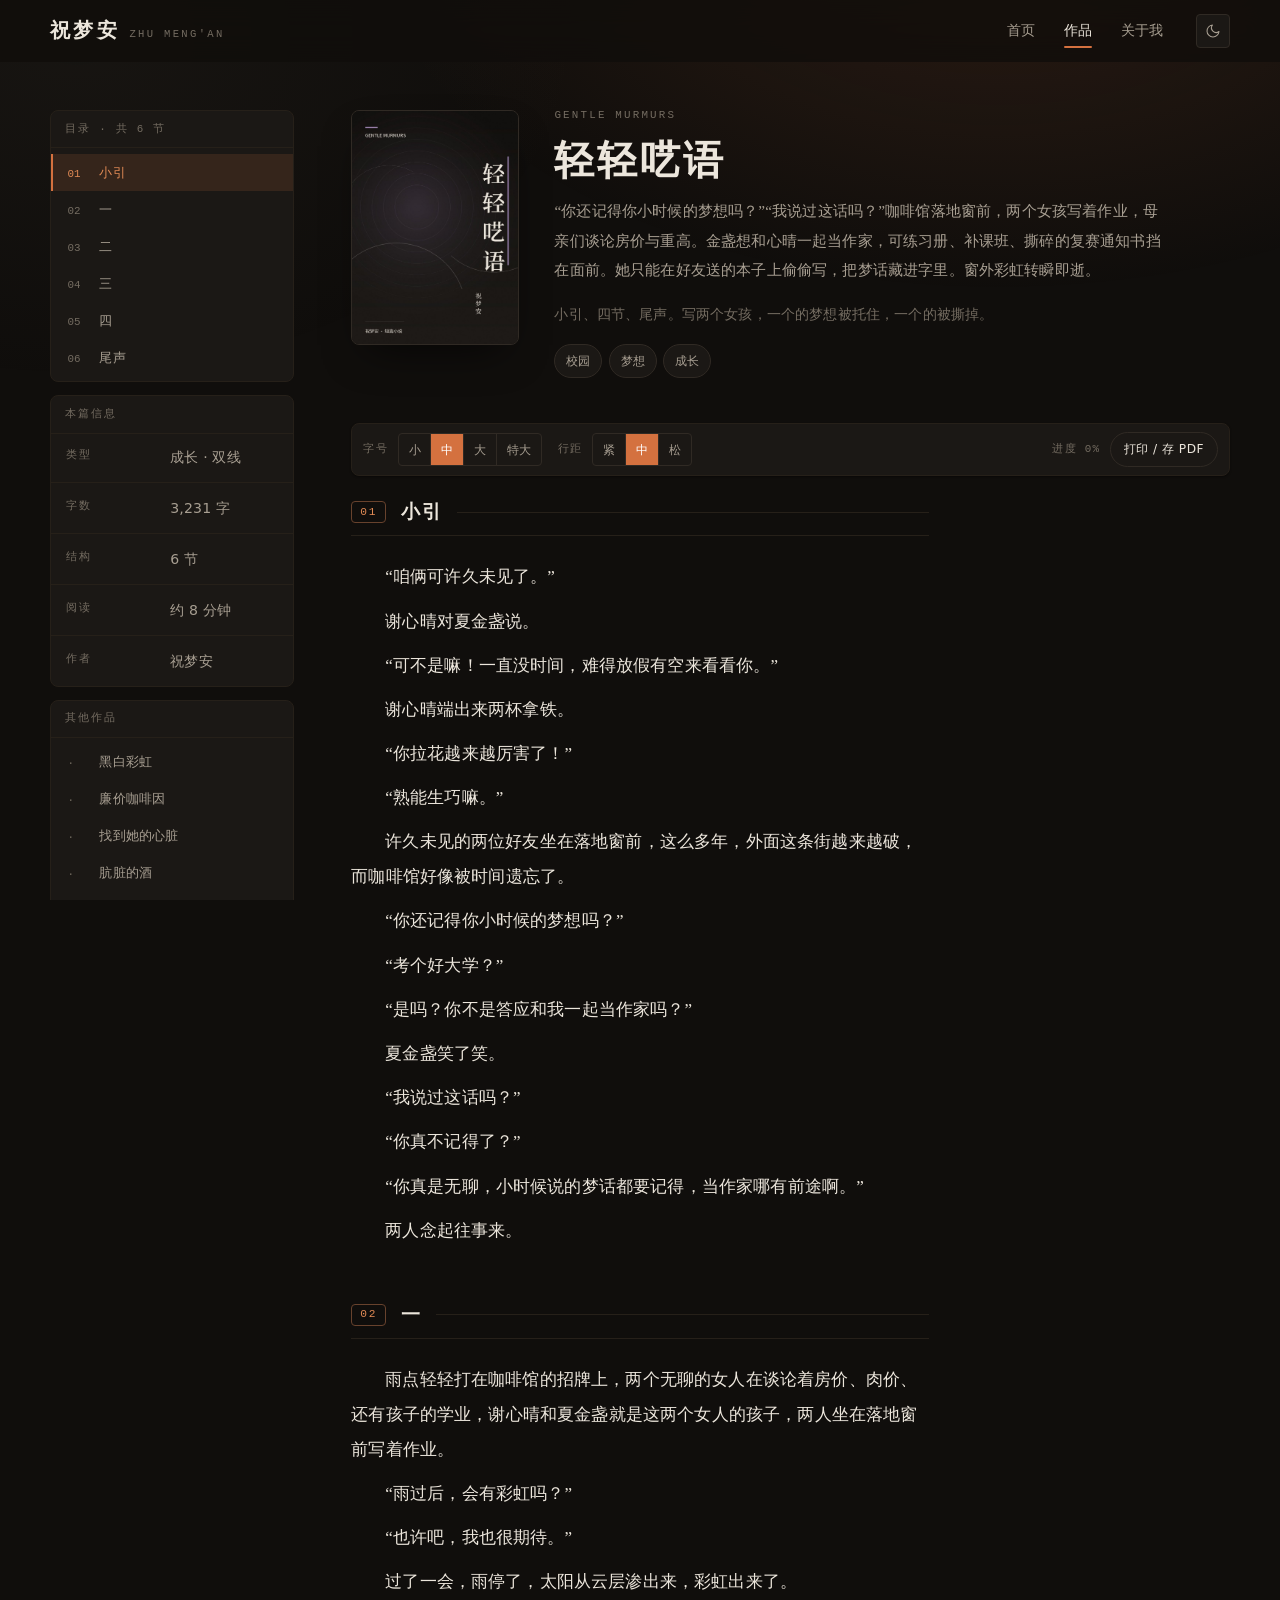
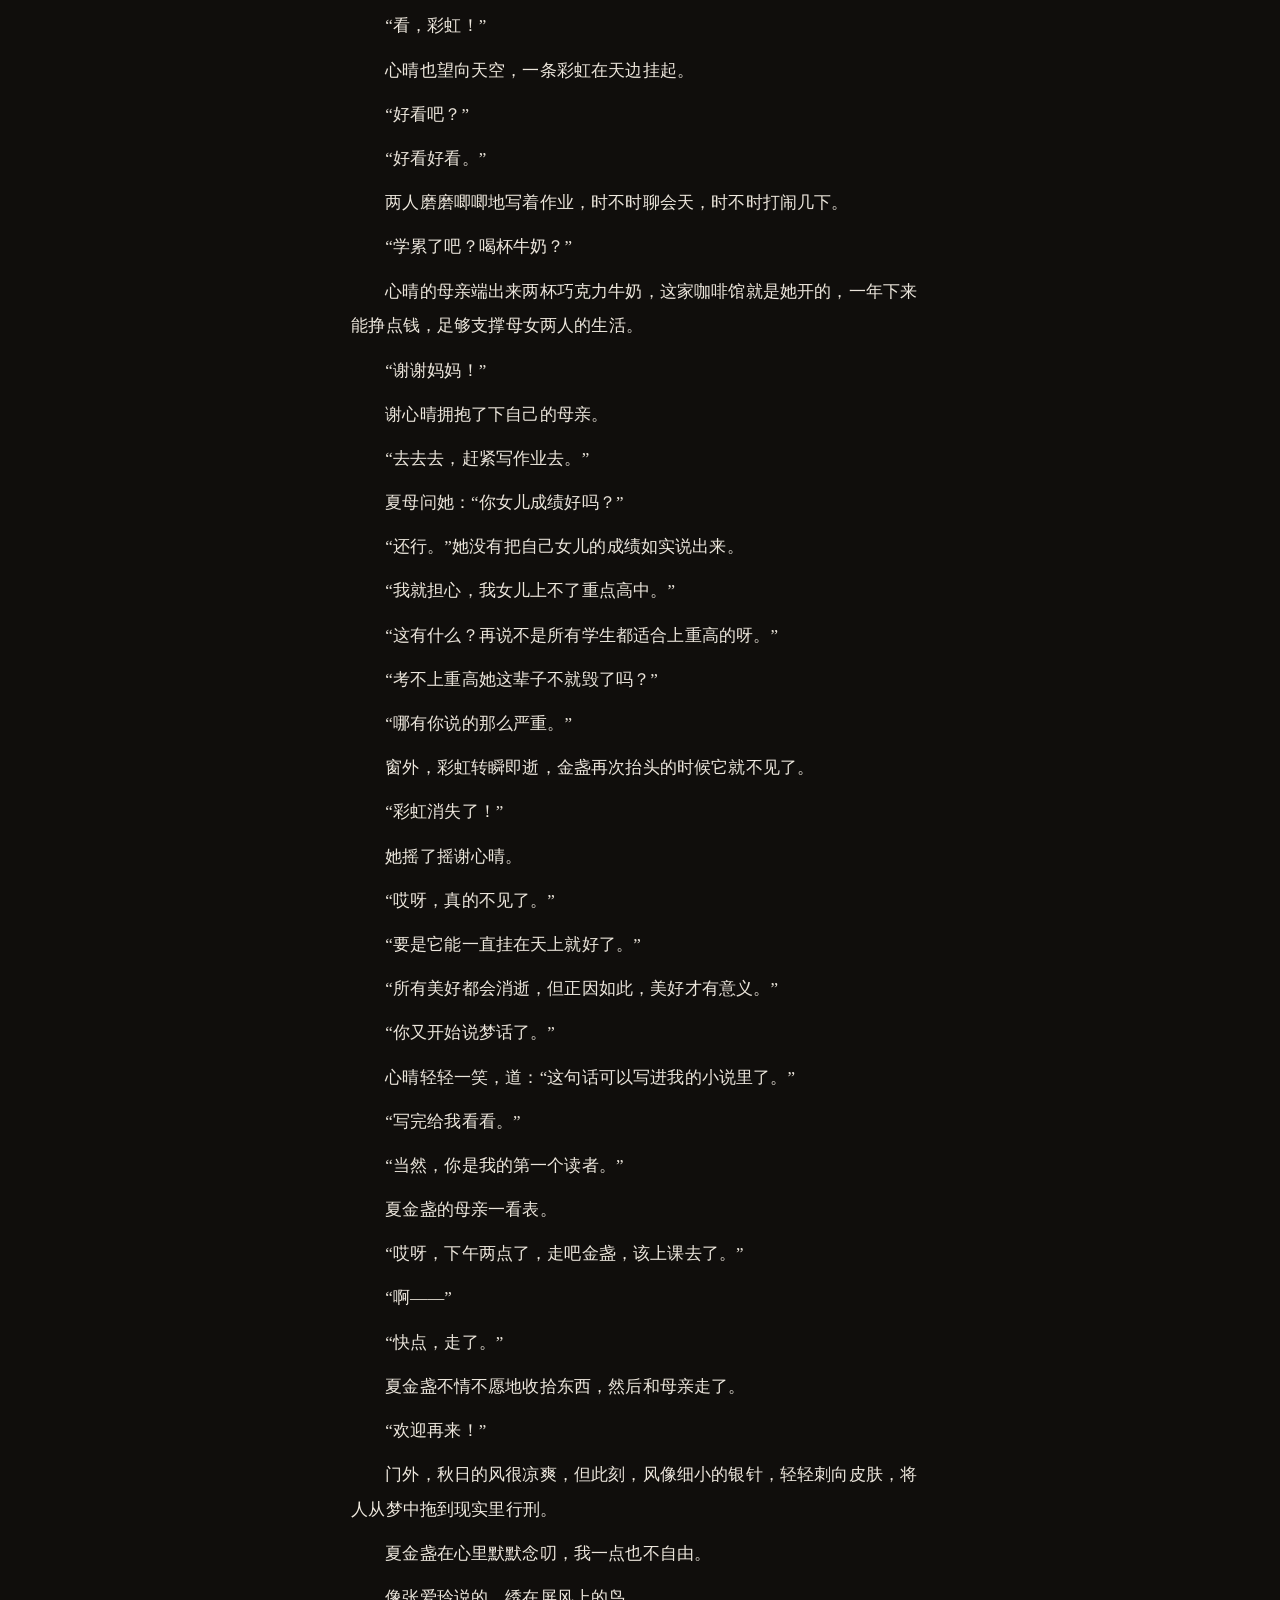
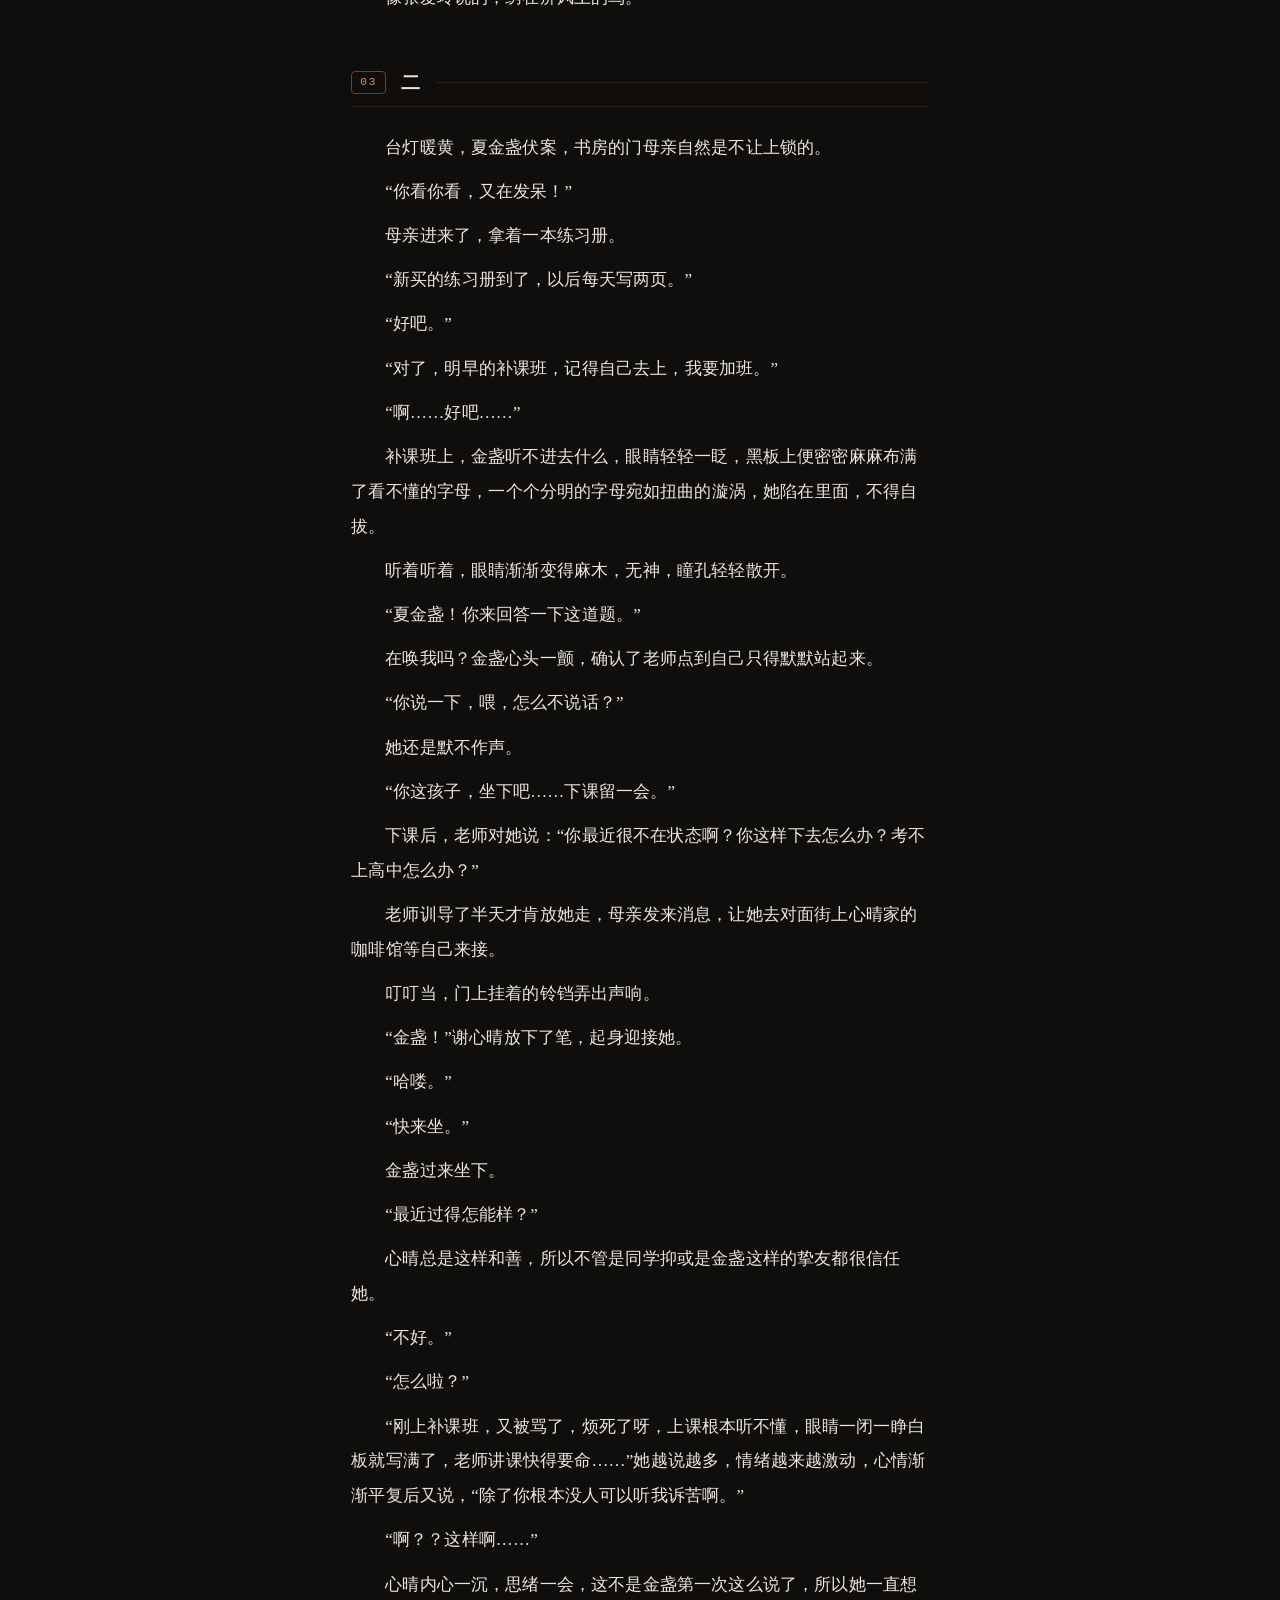
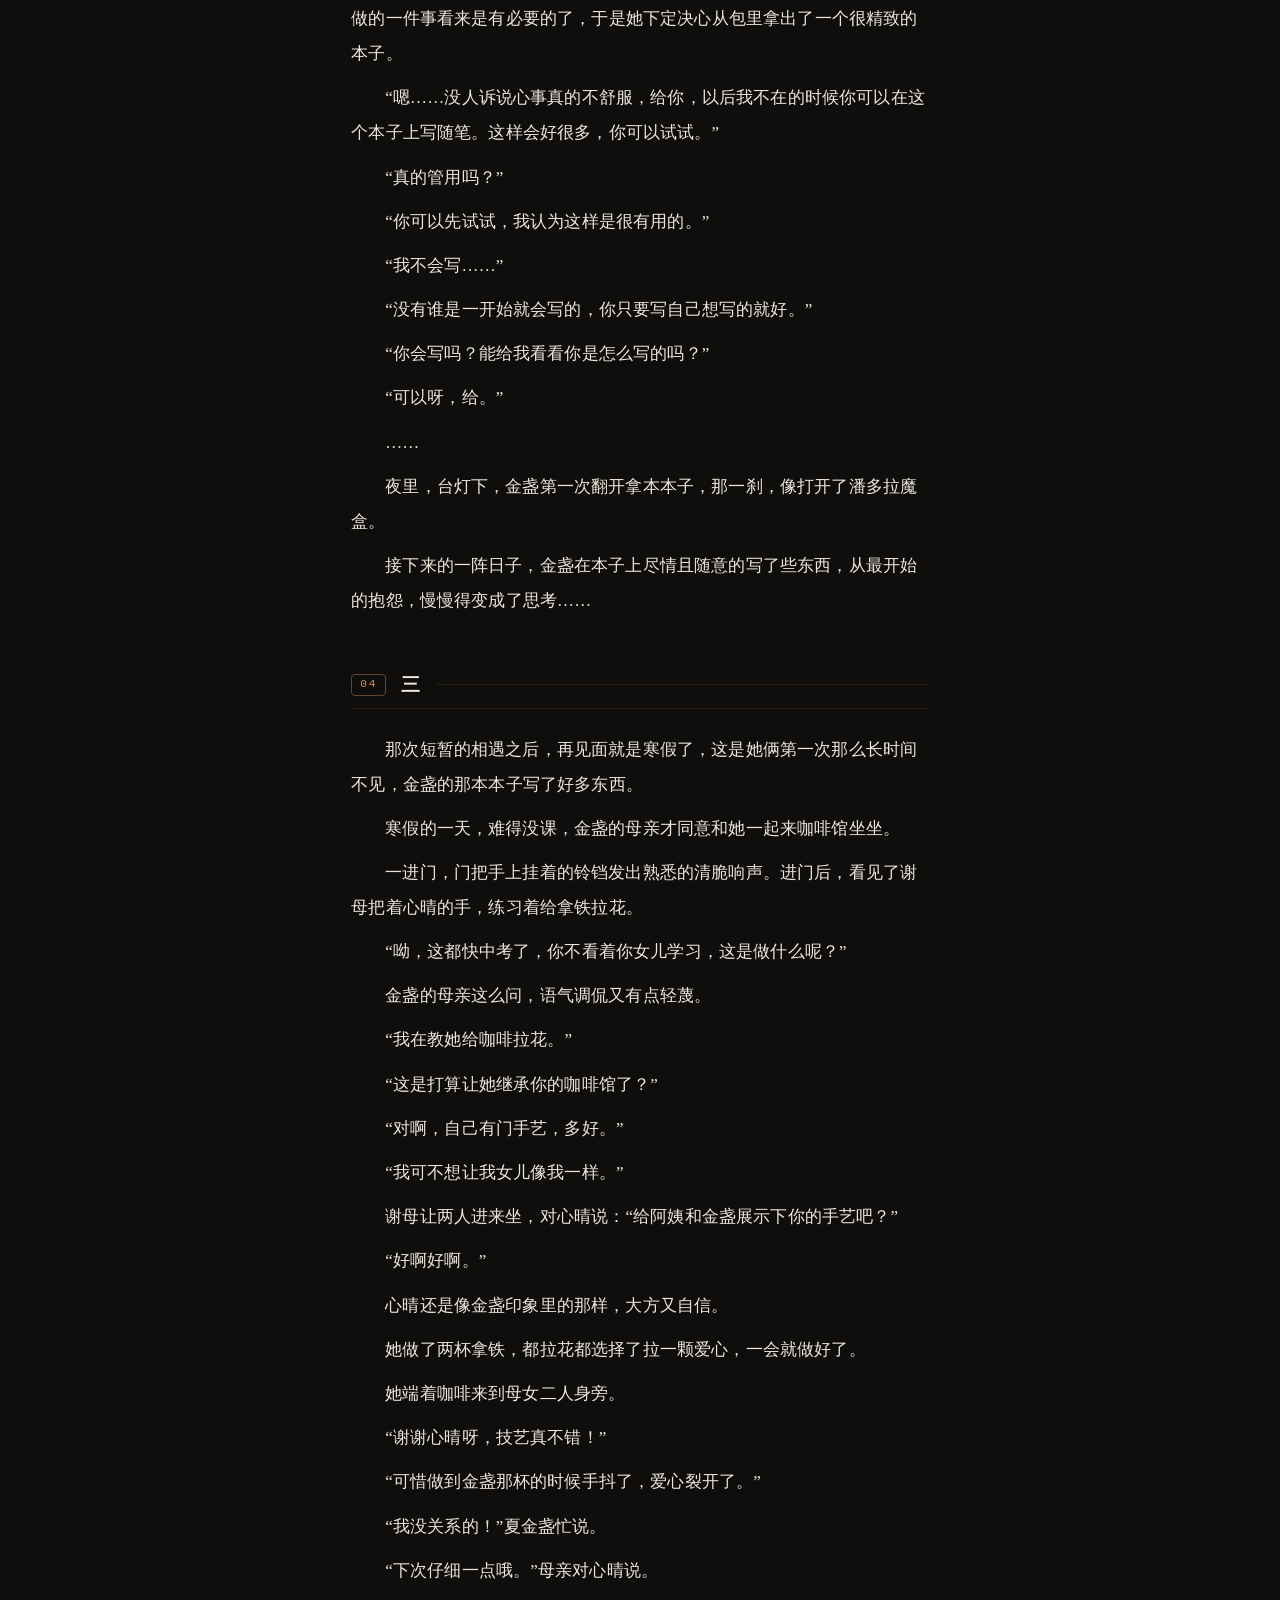
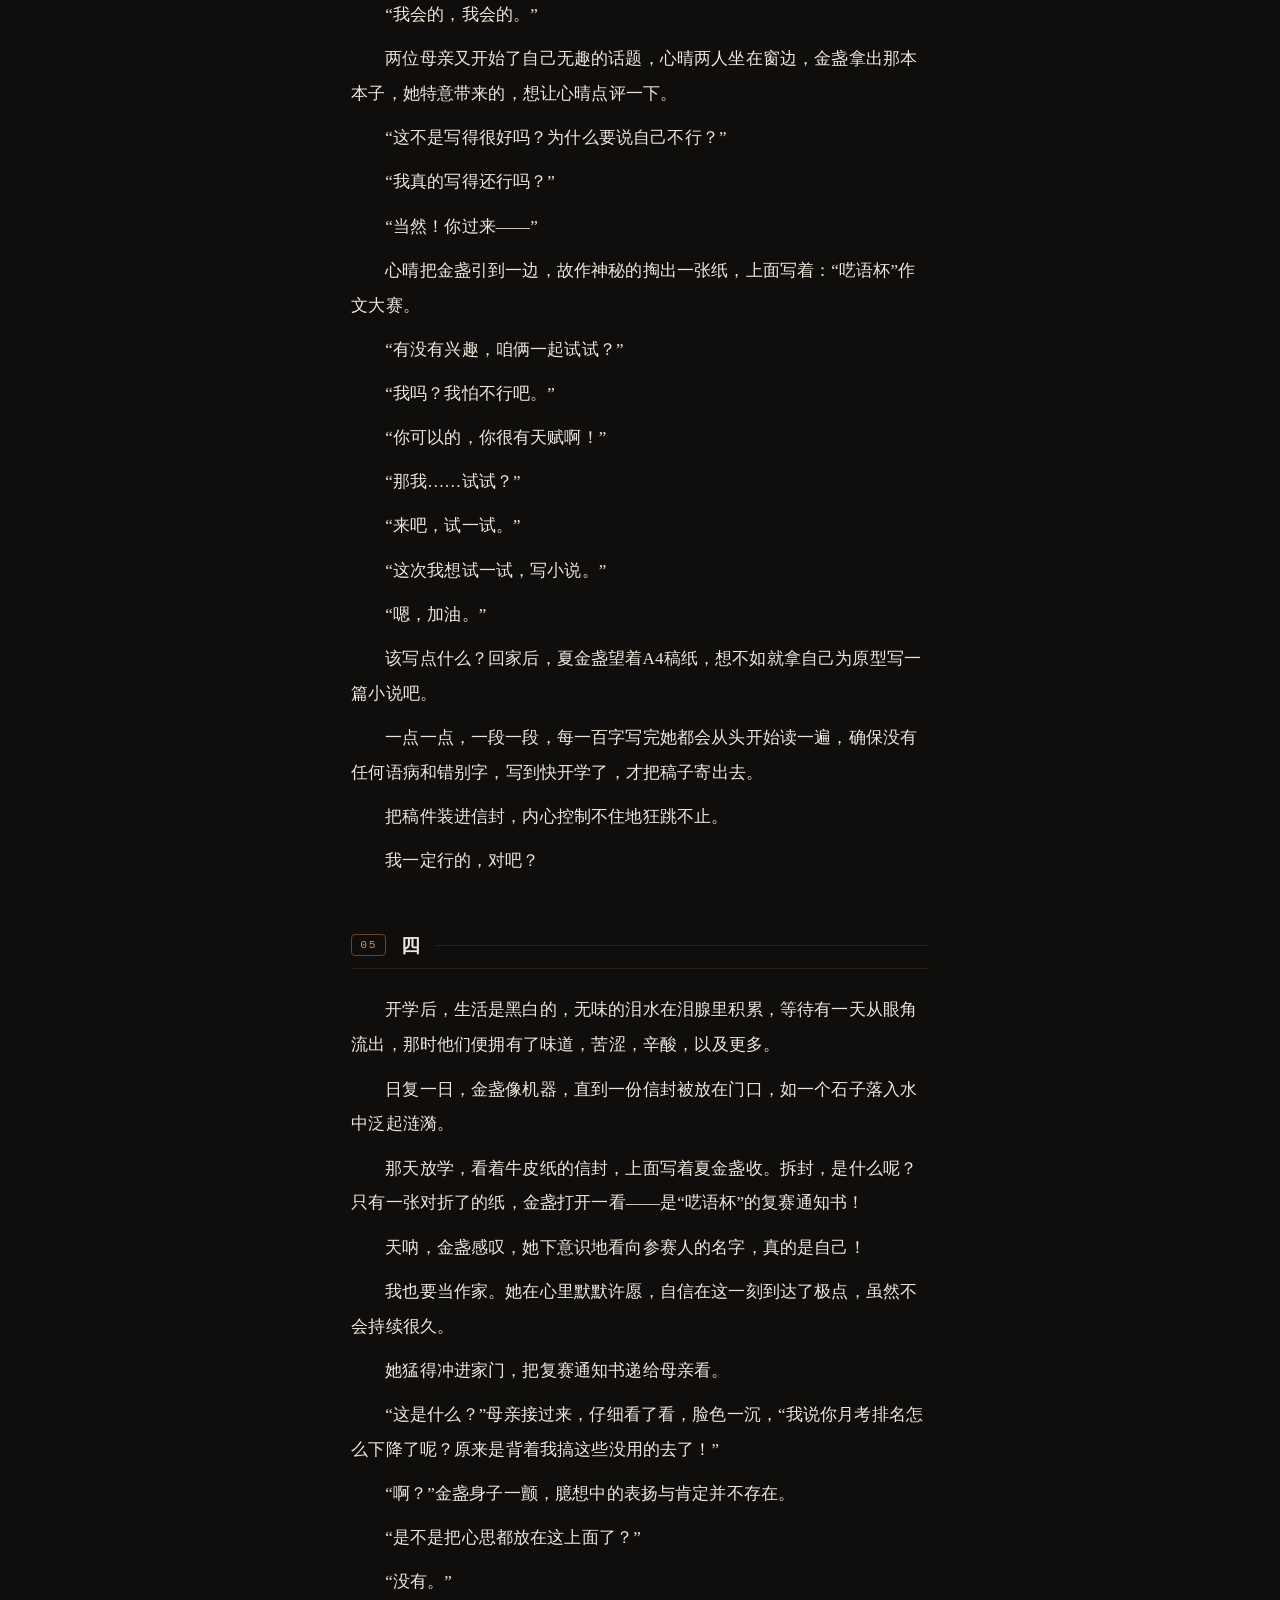
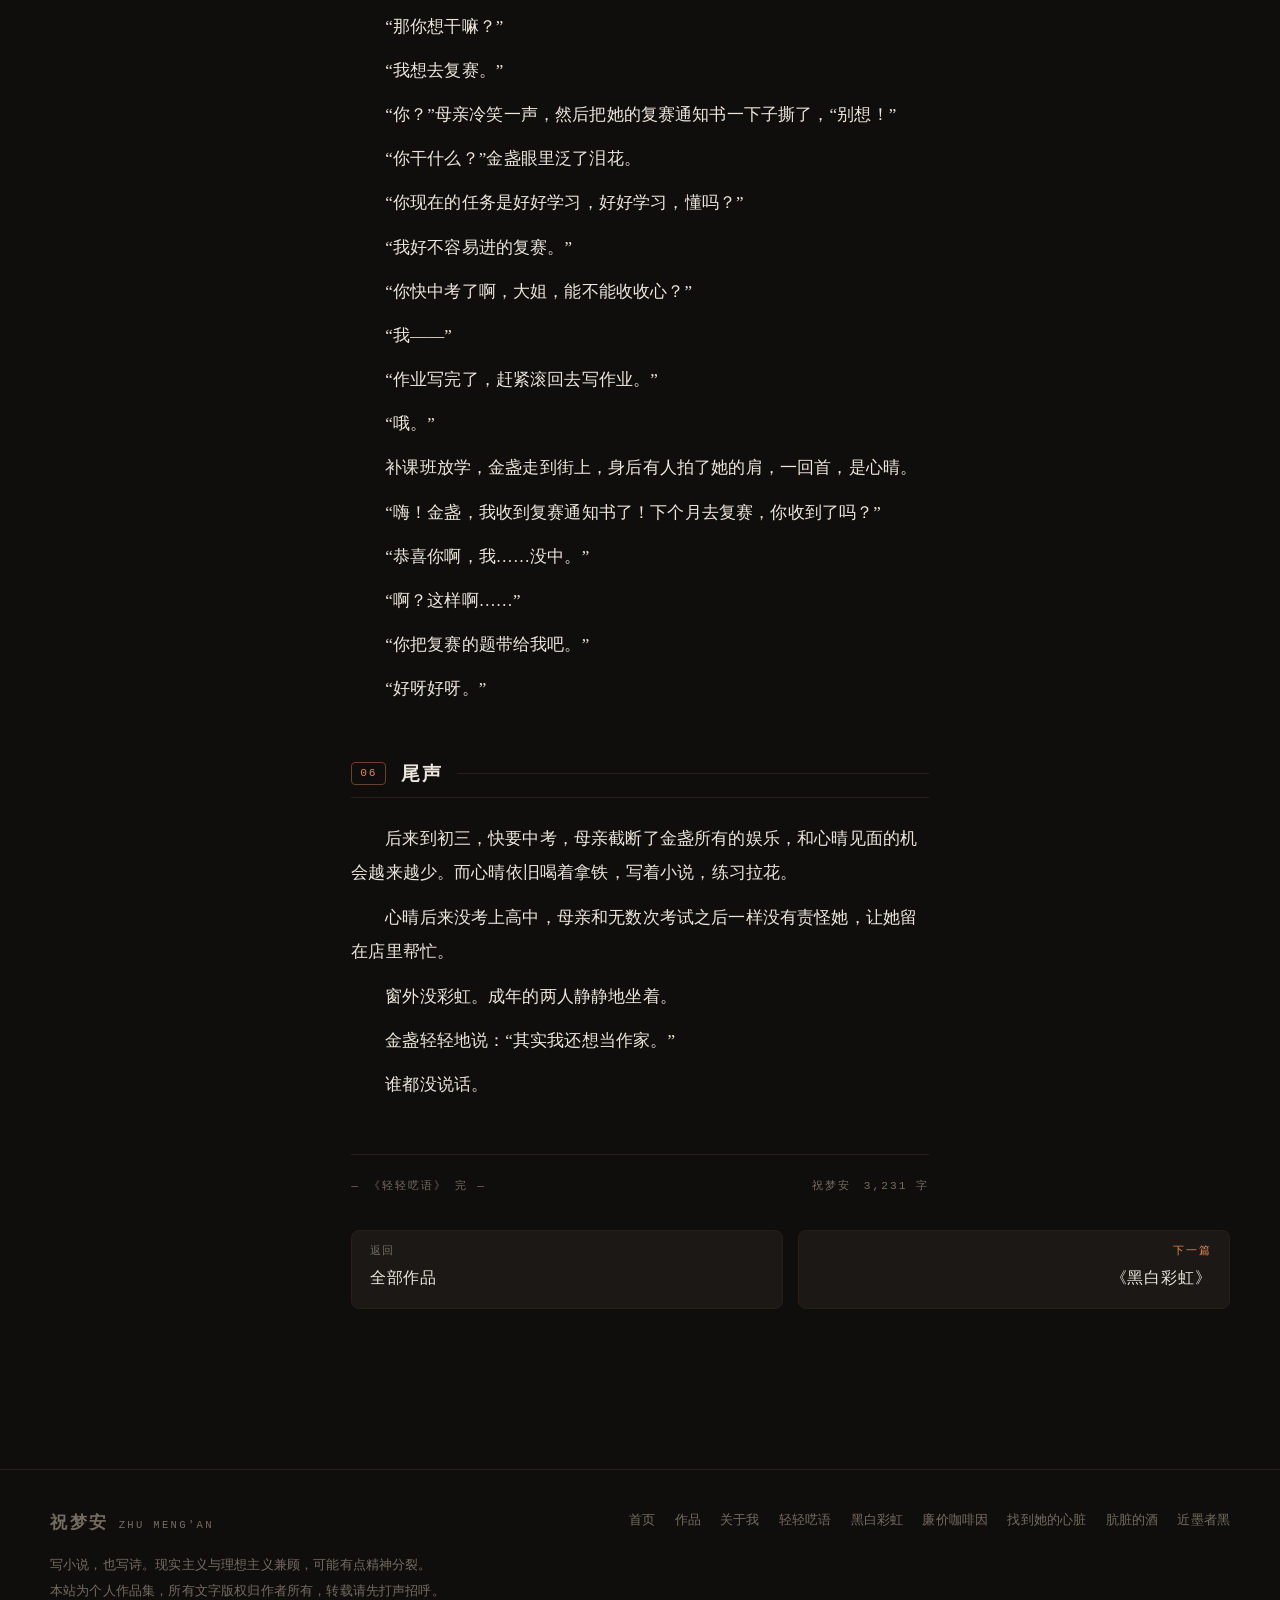
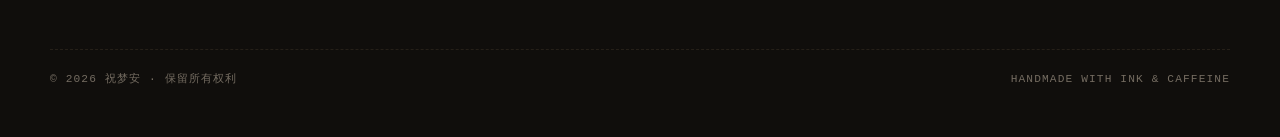
<file: works/whisper.html>
<!DOCTYPE html>
<html lang="zh-CN" data-theme="dark">
<head>
<meta charset="utf-8">
<meta name="viewport" content="width=device-width, initial-scale=1, viewport-fit=cover">
<meta name="theme-color" content="#100e0c">
<meta name="color-scheme" content="dark light">
<meta name="generator" content="祝梦安 · 个人博客">
<title>《轻轻呓语》Gentle Murmurs · 祝梦安</title>
<meta name="description" content="“你还记得你小时候的梦想吗？”“我说过这话吗？”咖啡馆落地窗前，两个女孩写着作业，母亲们谈论房价与重高。金盏想和心晴一起当作家，可练习册、补课班、撕碎的复赛通知书挡在面前。她只能在好友送的本子上偷偷写，把梦话藏进字里。窗">
<meta property="og:title" content="《轻轻呓语》Gentle Murmurs · 祝梦安">
<meta property="og:description" content="“你还记得你小时候的梦想吗？”“我说过这话吗？”咖啡馆落地窗前，两个女孩写着作业，母亲们谈论房价与重高。金盏想和心晴一起当作家，可练习册、补课班、撕碎的复赛通知书挡在面前。她只能在好友送的本子上偷偷写，把梦话藏进字里。窗">
<meta property="og:type" content="article">
<link rel="icon" href="data:image/svg+xml,%3Csvg xmlns='http://www.w3.org/2000/svg' viewBox='0 0 32 32'%3E%3Crect width='32' height='32' rx='7' fill='%23100e0c'/%3E%3Ctext x='16' y='22' font-size='17' font-family='serif' fill='%23d4713f' text-anchor='middle'%3E%E7%A5%9D%3C/text%3E%3C/svg%3E">
<link rel="stylesheet" href="../assets/site.css?v=93083575">
<link rel="stylesheet" href="../assets/mobile.css?v=ab116a1c">
<script>(function(){try{var t=localStorage.getItem("zm.theme")||"dark";document.documentElement.setAttribute("data-theme",t);document.documentElement.style.colorScheme=t;}catch(e){}})();</script>
</head>
<body>
<a class="skip" href="#main">跳到正文</a>
<div class="progress" id="progress" aria-hidden="true"></div>
<header class="site-head">
  <div class="wrap">
    <a class="brand" href="../index.html" aria-label="祝梦安 · 首页"><b>祝梦安</b><span>Zhu Meng'an</span></a>
    <nav class="nav" aria-label="主导航">
      <a href="../index.html">首页</a>
      <a href="../works.html" aria-current="page">作品</a>
      <a href="../about.html">关于我</a>
    </nav>
    <button class="icon-btn" id="themeBtn" type="button" aria-label="切换主题">
      <svg class="i-moon" viewBox="0 0 24 24" fill="none" stroke="currentColor" stroke-width="1.6" stroke-linecap="round" stroke-linejoin="round" aria-hidden="true"><path d="M21 12.8A9 9 0 1 1 11.2 3a7 7 0 0 0 9.8 9.8Z"/></svg>
      <svg class="i-sun" viewBox="0 0 24 24" fill="none" stroke="currentColor" stroke-width="1.6" stroke-linecap="round" stroke-linejoin="round" aria-hidden="true"><circle cx="12" cy="12" r="4"/><path d="M12 2v2M12 20v2M4.9 4.9l1.4 1.4M17.7 17.7l1.4 1.4M2 12h2M20 12h2M4.9 19.1l1.4-1.4M17.7 6.3l1.4-1.4"/></svg>
    </button>
  </div>
</header>
<main id="main">

  <div class="wrap">
    <div class="reader-shell">
      
      <aside class="reader-aside">
        
        <div class="aside-card">
          <h4>目录 · 共 6 节</h4>
          <ul class="chapter-nav"><li><a href="#c1"><span class="n">01</span><span>小引</span></a></li><li><a href="#c2"><span class="n">02</span><span>一</span></a></li><li><a href="#c3"><span class="n">03</span><span>二</span></a></li><li><a href="#c4"><span class="n">04</span><span>三</span></a></li><li><a href="#c5"><span class="n">05</span><span>四</span></a></li><li><a href="#c6"><span class="n">06</span><span>尾声</span></a></li></ul>
        </div>
        <div class="aside-card">
          <h4>本篇信息</h4>
          <div class="facts" style="border:0;background:none">
            <div class="fact"><dt>类型</dt><dd>成长 · 双线</dd></div>
            <div class="fact"><dt>字数</dt><dd>3,231 字</dd></div>
            <div class="fact"><dt>结构</dt><dd>6 节</dd></div>
            <div class="fact"><dt>阅读</dt><dd>约 8 分钟</dd></div>
            <div class="fact"><dt>作者</dt><dd>祝梦安</dd></div>
          </div>
        </div>
        <div class="aside-card">
          <h4>其他作品</h4>
          <ul class="chapter-nav">
            <li><a href="rainbow.html"><span class="n">·</span><span>黑白彩虹</span></a></li><li><a href="coffee.html"><span class="n">·</span><span>廉价咖啡因</span></a></li><li><a href="heart.html"><span class="n">·</span><span>找到她的心脏</span></a></li><li><a href="wine.html"><span class="n">·</span><span>肮脏的酒</span></a></li><li><a href="ink.html"><span class="n">·</span><span>近墨者黑</span></a></li>
          </ul>
        </div>
      </aside>
      <div>
        <div class="novel-intro reveal">
          <div class="cover">
            <!-- width/height 只用于加载时占位、防止跳动；真实尺寸一律由 CSS 决定。
                 这里写 900x1260 与容器比例 5:7 对齐，避免预留空间偏差 -->
            <img src="../assets/covers/whisper.jpg" alt="《轻轻呓语》封面"
                 width="900" height="1260" decoding="async">
          </div>
          <div>
            <span class="en">Gentle Murmurs</span>
            <h1>轻轻呓语</h1>
            <p class="blurb">“你还记得你小时候的梦想吗？”“我说过这话吗？”咖啡馆落地窗前，两个女孩写着作业，母亲们谈论房价与重高。金盏想和心晴一起当作家，可练习册、补课班、撕碎的复赛通知书挡在面前。她只能在好友送的本子上偷偷写，把梦话藏进字里。窗外彩虹转瞬即逝。</p>
            <p class="blurb" style="color:var(--text-3);font-size:.88rem">小引、四节、尾声。写两个女孩，一个的梦想被托住，一个的被撕掉。</p>
            <div class="meta-row"><span class="chip">校园</span><span class="chip">梦想</span><span class="chip">成长</span></div>
          </div>
        </div>

        <div class="reader-toolbar" role="group" aria-label="阅读设置">
          <span class="lab">字号</span>
          <div class="seg" data-group="fs" role="group" aria-label="字号">
            <button type="button" data-val="s" aria-pressed="false">小</button>
            <button type="button" data-val="m" aria-pressed="true">中</button>
            <button type="button" data-val="l" aria-pressed="false">大</button>
            <button type="button" data-val="xl" aria-pressed="false">特大</button>
          </div>
          <span class="lab" style="margin-left:.5rem">行距</span>
          <div class="seg" data-group="lh" role="group" aria-label="行距">
            <button type="button" data-val="tight" aria-pressed="false">紧</button>
            <button type="button" data-val="normal" aria-pressed="true">中</button>
            <button type="button" data-val="loose" aria-pressed="false">松</button>
          </div>
          <span class="spacer"></span>
          <span class="lab">进度 <span id="pct">0%</span></span>
          <button class="btn" type="button" style="padding:.34rem .8rem;font-size:.76rem" id="printBtn">打印 / 存 PDF</button>
        </div>

        <article class="reader" id="reader" data-fs="m" data-lh="normal">
    <section class="chapter" id="c1" aria-labelledby="c1-h">
      <div class="chapter-head"><span class="n">01</span><h2 id="c1-h">小引</h2></div>
      <p>“咱俩可许久未见了。”</p>
      <p>谢心晴对夏金盏说。</p>
      <p>“可不是嘛！一直没时间，难得放假有空来看看你。”</p>
      <p>谢心晴端出来两杯拿铁。</p>
      <p>“你拉花越来越厉害了！”</p>
      <p>“熟能生巧嘛。”</p>
      <p>许久未见的两位好友坐在落地窗前，这么多年，外面这条街越来越破，而咖啡馆好像被时间遗忘了。</p>
      <p>“你还记得你小时候的梦想吗？”</p>
      <p>“考个好大学？”</p>
      <p>“是吗？你不是答应和我一起当作家吗？”</p>
      <p>夏金盏笑了笑。</p>
      <p>“我说过这话吗？”</p>
      <p>“你真不记得了？”</p>
      <p>“你真是无聊，小时候说的梦话都要记得，当作家哪有前途啊。”</p>
      <p>两人念起往事来。</p>
    </section>
    <section class="chapter" id="c2" aria-labelledby="c2-h">
      <div class="chapter-head"><span class="n">02</span><h2 id="c2-h">一</h2></div>
      <p>雨点轻轻打在咖啡馆的招牌上，两个无聊的女人在谈论着房价、肉价、还有孩子的学业，谢心晴和夏金盏就是这两个女人的孩子，两人坐在落地窗前写着作业。</p>
      <p>“雨过后，会有彩虹吗？”</p>
      <p>“也许吧，我也很期待。”</p>
      <p>过了一会，雨停了，太阳从云层渗出来，彩虹出来了。</p>
      <p>“看，彩虹！”</p>
      <p>心晴也望向天空，一条彩虹在天边挂起。</p>
      <p>“好看吧？”</p>
      <p>“好看好看。”</p>
      <p>两人磨磨唧唧地写着作业，时不时聊会天，时不时打闹几下。</p>
      <p>“学累了吧？喝杯牛奶？”</p>
      <p>心晴的母亲端出来两杯巧克力牛奶，这家咖啡馆就是她开的，一年下来能挣点钱，足够支撑母女两人的生活。</p>
      <p>“谢谢妈妈！”</p>
      <p>谢心晴拥抱了下自己的母亲。</p>
      <p>“去去去，赶紧写作业去。”</p>
      <p>夏母问她：“你女儿成绩好吗？”</p>
      <p>“还行。”她没有把自己女儿的成绩如实说出来。</p>
      <p>“我就担心，我女儿上不了重点高中。”</p>
      <p>“这有什么？再说不是所有学生都适合上重高的呀。”</p>
      <p>“考不上重高她这辈子不就毁了吗？”</p>
      <p>“哪有你说的那么严重。”</p>
      <p>窗外，彩虹转瞬即逝，金盏再次抬头的时候它就不见了。</p>
      <p>“彩虹消失了！”</p>
      <p>她摇了摇谢心晴。</p>
      <p>“哎呀，真的不见了。”</p>
      <p>“要是它能一直挂在天上就好了。”</p>
      <p>“所有美好都会消逝，但正因如此，美好才有意义。”</p>
      <p>“你又开始说梦话了。”</p>
      <p>心晴轻轻一笑，道：“这句话可以写进我的小说里了。”</p>
      <p>“写完给我看看。”</p>
      <p>“当然，你是我的第一个读者。”</p>
      <p>夏金盏的母亲一看表。</p>
      <p>“哎呀，下午两点了，走吧金盏，该上课去了。”</p>
      <p>“啊——”</p>
      <p>“快点，走了。”</p>
      <p>夏金盏不情不愿地收拾东西，然后和母亲走了。</p>
      <p>“欢迎再来！”</p>
      <p>门外，秋日的风很凉爽，但此刻，风像细小的银针，轻轻刺向皮肤，将人从梦中拖到现实里行刑。</p>
      <p>夏金盏在心里默默念叨，我一点也不自由。</p>
      <p>像张爱玲说的，绣在屏风上的鸟。</p>
    </section>
    <section class="chapter" id="c3" aria-labelledby="c3-h">
      <div class="chapter-head"><span class="n">03</span><h2 id="c3-h">二</h2></div>
      <p>台灯暖黄，夏金盏伏案，书房的门母亲自然是不让上锁的。</p>
      <p>“你看你看，又在发呆！”</p>
      <p>母亲进来了，拿着一本练习册。</p>
      <p>“新买的练习册到了，以后每天写两页。”</p>
      <p>“好吧。”</p>
      <p>“对了，明早的补课班，记得自己去上，我要加班。”</p>
      <p>“啊……好吧……”</p>
      <p>补课班上，金盏听不进去什么，眼睛轻轻一眨，黑板上便密密麻麻布满了看不懂的字母，一个个分明的字母宛如扭曲的漩涡，她陷在里面，不得自拔。</p>
      <p>听着听着，眼睛渐渐变得麻木，无神，瞳孔轻轻散开。</p>
      <p>“夏金盏！你来回答一下这道题。”</p>
      <p>在唤我吗？金盏心头一颤，确认了老师点到自己只得默默站起来。</p>
      <p>“你说一下，喂，怎么不说话？”</p>
      <p>她还是默不作声。</p>
      <p>“你这孩子，坐下吧……下课留一会。”</p>
      <p>下课后，老师对她说：“你最近很不在状态啊？你这样下去怎么办？考不上高中怎么办？”</p>
      <p>老师训导了半天才肯放她走，母亲发来消息，让她去对面街上心晴家的咖啡馆等自己来接。</p>
      <p>叮叮当，门上挂着的铃铛弄出声响。</p>
      <p>“金盏！”谢心晴放下了笔，起身迎接她。</p>
      <p>“哈喽。”</p>
      <p>“快来坐。”</p>
      <p>金盏过来坐下。</p>
      <p>“最近过得怎能样？”</p>
      <p>心晴总是这样和善，所以不管是同学抑或是金盏这样的挚友都很信任她。</p>
      <p>“不好。”</p>
      <p>“怎么啦？”</p>
      <p>“刚上补课班，又被骂了，烦死了呀，上课根本听不懂，眼睛一闭一睁白板就写满了，老师讲课快得要命……”她越说越多，情绪越来越激动，心情渐渐平复后又说，“除了你根本没人可以听我诉苦啊。”</p>
      <p>“啊？？这样啊……”</p>
      <p>心晴内心一沉，思绪一会，这不是金盏第一次这么说了，所以她一直想做的一件事看来是有必要的了，于是她下定决心从包里拿出了一个很精致的本子。</p>
      <p>“嗯……没人诉说心事真的不舒服，给你，以后我不在的时候你可以在这个本子上写随笔。这样会好很多，你可以试试。”</p>
      <p>“真的管用吗？”</p>
      <p>“你可以先试试，我认为这样是很有用的。”</p>
      <p>“我不会写……”</p>
      <p>“没有谁是一开始就会写的，你只要写自己想写的就好。”</p>
      <p>“你会写吗？能给我看看你是怎么写的吗？”</p>
      <p>“可以呀，给。”</p>
      <p>……</p>
      <p>夜里，台灯下，金盏第一次翻开拿本本子，那一刹，像打开了潘多拉魔盒。</p>
      <p>接下来的一阵日子，金盏在本子上尽情且随意的写了些东西，从最开始的抱怨，慢慢得变成了思考……</p>
    </section>
    <section class="chapter" id="c4" aria-labelledby="c4-h">
      <div class="chapter-head"><span class="n">04</span><h2 id="c4-h">三</h2></div>
      <p>那次短暂的相遇之后，再见面就是寒假了，这是她俩第一次那么长时间不见，金盏的那本本子写了好多东西。</p>
      <p>寒假的一天，难得没课，金盏的母亲才同意和她一起来咖啡馆坐坐。</p>
      <p>一进门，门把手上挂着的铃铛发出熟悉的清脆响声。进门后，看见了谢母把着心晴的手，练习着给拿铁拉花。</p>
      <p>“呦，这都快中考了，你不看着你女儿学习，这是做什么呢？”</p>
      <p>金盏的母亲这么问，语气调侃又有点轻蔑。</p>
      <p>“我在教她给咖啡拉花。”</p>
      <p>“这是打算让她继承你的咖啡馆了？”</p>
      <p>“对啊，自己有门手艺，多好。”</p>
      <p>“我可不想让我女儿像我一样。”</p>
      <p>谢母让两人进来坐，对心晴说：“给阿姨和金盏展示下你的手艺吧？”</p>
      <p>“好啊好啊。”</p>
      <p>心晴还是像金盏印象里的那样，大方又自信。</p>
      <p>她做了两杯拿铁，都拉花都选择了拉一颗爱心，一会就做好了。</p>
      <p>她端着咖啡来到母女二人身旁。</p>
      <p>“谢谢心晴呀，技艺真不错！”</p>
      <p>“可惜做到金盏那杯的时候手抖了，爱心裂开了。”</p>
      <p>“我没关系的！”夏金盏忙说。</p>
      <p>“下次仔细一点哦。”母亲对心晴说。</p>
      <p>“我会的，我会的。”</p>
      <p>两位母亲又开始了自己无趣的话题，心晴两人坐在窗边，金盏拿出那本本子，她特意带来的，想让心晴点评一下。</p>
      <p>“这不是写得很好吗？为什么要说自己不行？”</p>
      <p>“我真的写得还行吗？”</p>
      <p>“当然！你过来——”</p>
      <p>心晴把金盏引到一边，故作神秘的掏出一张纸，上面写着：“呓语杯”作文大赛。</p>
      <p>“有没有兴趣，咱俩一起试试？”</p>
      <p>“我吗？我怕不行吧。”</p>
      <p>“你可以的，你很有天赋啊！”</p>
      <p>“那我……试试？”</p>
      <p>“来吧，试一试。”</p>
      <p>“这次我想试一试，写小说。”</p>
      <p>“嗯，加油。”</p>
      <p>该写点什么？回家后，夏金盏望着A4稿纸，想不如就拿自己为原型写一篇小说吧。</p>
      <p>一点一点，一段一段，每一百字写完她都会从头开始读一遍，确保没有任何语病和错别字，写到快开学了，才把稿子寄出去。</p>
      <p>把稿件装进信封，内心控制不住地狂跳不止。</p>
      <p>我一定行的，对吧？</p>
    </section>
    <section class="chapter" id="c5" aria-labelledby="c5-h">
      <div class="chapter-head"><span class="n">05</span><h2 id="c5-h">四</h2></div>
      <p>开学后，生活是黑白的，无味的泪水在泪腺里积累，等待有一天从眼角流出，那时他们便拥有了味道，苦涩，辛酸，以及更多。</p>
      <p>日复一日，金盏像机器，直到一份信封被放在门口，如一个石子落入水中泛起涟漪。</p>
      <p>那天放学，看着牛皮纸的信封，上面写着夏金盏收。拆封，是什么呢？只有一张对折了的纸，金盏打开一看——是“呓语杯”的复赛通知书！</p>
      <p>天呐，金盏感叹，她下意识地看向参赛人的名字，真的是自己！</p>
      <p>我也要当作家。她在心里默默许愿，自信在这一刻到达了极点，虽然不会持续很久。</p>
      <p>她猛得冲进家门，把复赛通知书递给母亲看。</p>
      <p>“这是什么？”母亲接过来，仔细看了看，脸色一沉，“我说你月考排名怎么下降了呢？原来是背着我搞这些没用的去了！”</p>
      <p>“啊？”金盏身子一颤，臆想中的表扬与肯定并不存在。</p>
      <p>“是不是把心思都放在这上面了？”</p>
      <p>“没有。”</p>
      <p>“那你想干嘛？”</p>
      <p>“我想去复赛。”</p>
      <p>“你？”母亲冷笑一声，然后把她的复赛通知书一下子撕了，“别想！”</p>
      <p>“你干什么？”金盏眼里泛了泪花。</p>
      <p>“你现在的任务是好好学习，好好学习，懂吗？”</p>
      <p>“我好不容易进的复赛。”</p>
      <p>“你快中考了啊，大姐，能不能收收心？”</p>
      <p>“我——”</p>
      <p>“作业写完了，赶紧滚回去写作业。”</p>
      <p>“哦。”</p>
      <p>补课班放学，金盏走到街上，身后有人拍了她的肩，一回首，是心晴。</p>
      <p>“嗨！金盏，我收到复赛通知书了！下个月去复赛，你收到了吗？”</p>
      <p>“恭喜你啊，我……没中。”</p>
      <p>“啊？这样啊……”</p>
      <p>“你把复赛的题带给我吧。”</p>
      <p>“好呀好呀。”</p>
    </section>
    <section class="chapter" id="c6" aria-labelledby="c6-h">
      <div class="chapter-head"><span class="n">06</span><h2 id="c6-h">尾声</h2></div>
      <p>后来到初三，快要中考，母亲截断了金盏所有的娱乐，和心晴见面的机会越来越少。而心晴依旧喝着拿铁，写着小说，练习拉花。</p>
      <p>心晴后来没考上高中，母亲和无数次考试之后一样没有责怪她，让她留在店里帮忙。</p>
      <p>窗外没彩虹。成年的两人静静地坐着。</p>
      <p>金盏轻轻地说：“其实我还想当作家。”</p>
      <p>谁都没说话。</p>
    </section>

          <div class="reader-end">
            <span class="sig">— 《轻轻呓语》 完 —</span>
            <span class="sig">祝梦安　3,231 字</span>
          </div>
        </article>

        <div class="pager"><a class="prev" href="../works.html"><span class="k">返回</span><span class="v">全部作品</span></a><a class="next" href="rainbow.html"><span class="k">下一篇</span><span class="v">《黑白彩虹》</span></a></div>
      </div>
    </div>
  </div>

</main>
<footer class="site-foot">
  <div class="wrap">
    <div class="foot-grid">
      <div>
        <div class="brand" style="margin-bottom:.9rem"><b>祝梦安</b><span>Zhu Meng'an</span></div>
        <p class="foot-note">写小说，也写诗。现实主义与理想主义兼顾，可能有点精神分裂。<br>本站为个人作品集，所有文字版权归作者所有，转载请先打声招呼。</p>
      </div>
      <nav class="foot-links" aria-label="页脚导航">
        <a href="../index.html">首页</a>
        <a href="../works.html">作品</a>
        <a href="../about.html">关于我</a>
        <a href="../works/whisper.html">轻轻呓语</a><a href="../works/rainbow.html">黑白彩虹</a><a href="../works/coffee.html">廉价咖啡因</a><a href="../works/heart.html">找到她的心脏</a><a href="../works/wine.html">肮脏的酒</a><a href="../works/ink.html">近墨者黑</a>
      </nav>
    </div>
    <div class="foot-bottom">
      <span>© <span data-year>2025</span> 祝梦安 · 保留所有权利</span>
      <span>HANDMADE WITH INK &amp; CAFFEINE</span>
    </div>
  </div>
</footer>
<script src="../assets/site.js?v=bc866bed"></script>

<script>
(function(){
  var pct=document.getElementById('pct'), r=document.getElementById('reader');
  function tick(){
    var total=r.offsetHeight-window.innerHeight*0.62;
    var top=window.scrollY + r.getBoundingClientRect().top;
    var p=total>0?Math.max(0,Math.min(1,(window.scrollY-top+innerHeight*0.35)/total)):0;
    if(pct) pct.textContent=Math.round(p*100)+'%';
  }
  addEventListener('scroll',tick,{passive:true}); addEventListener('resize',tick); tick();
  var b=document.getElementById('printBtn'); if(b) b.addEventListener('click',function(){print();});
})();
</script>
</body>
</html>
</file>
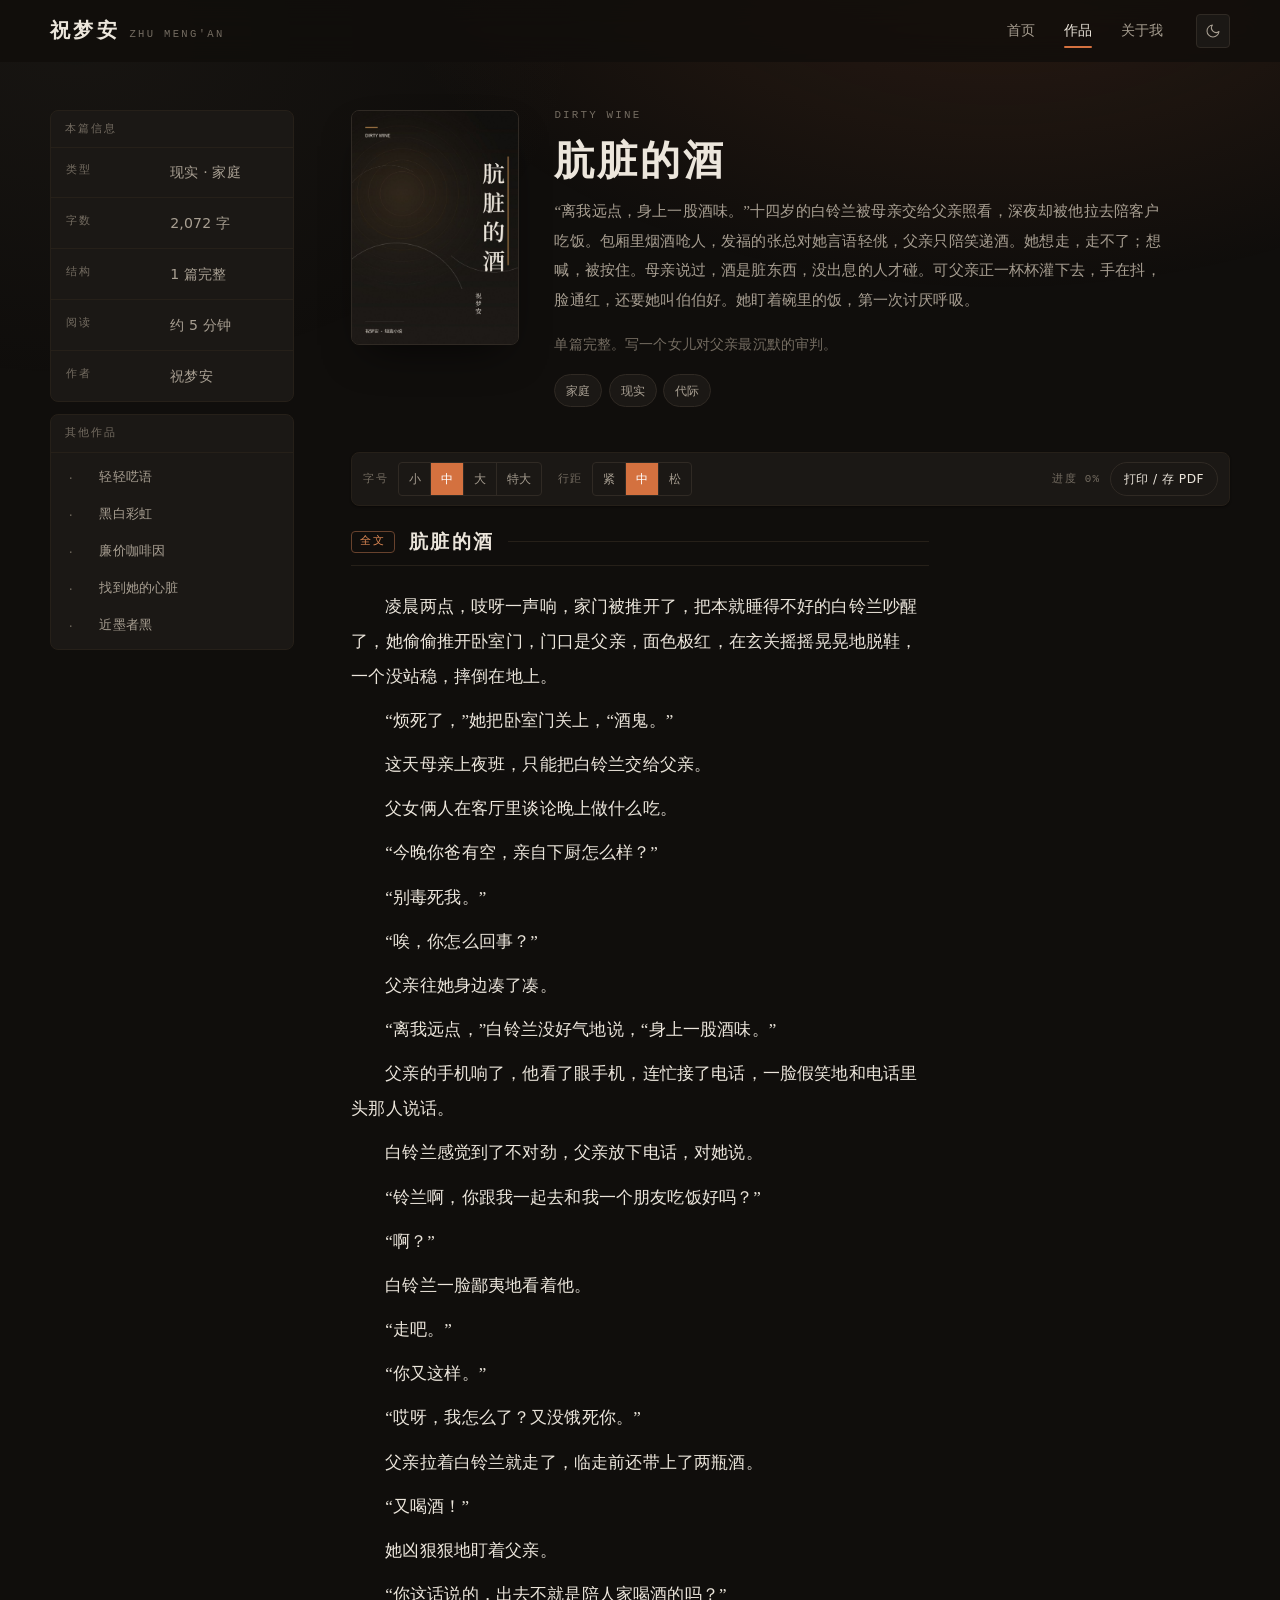
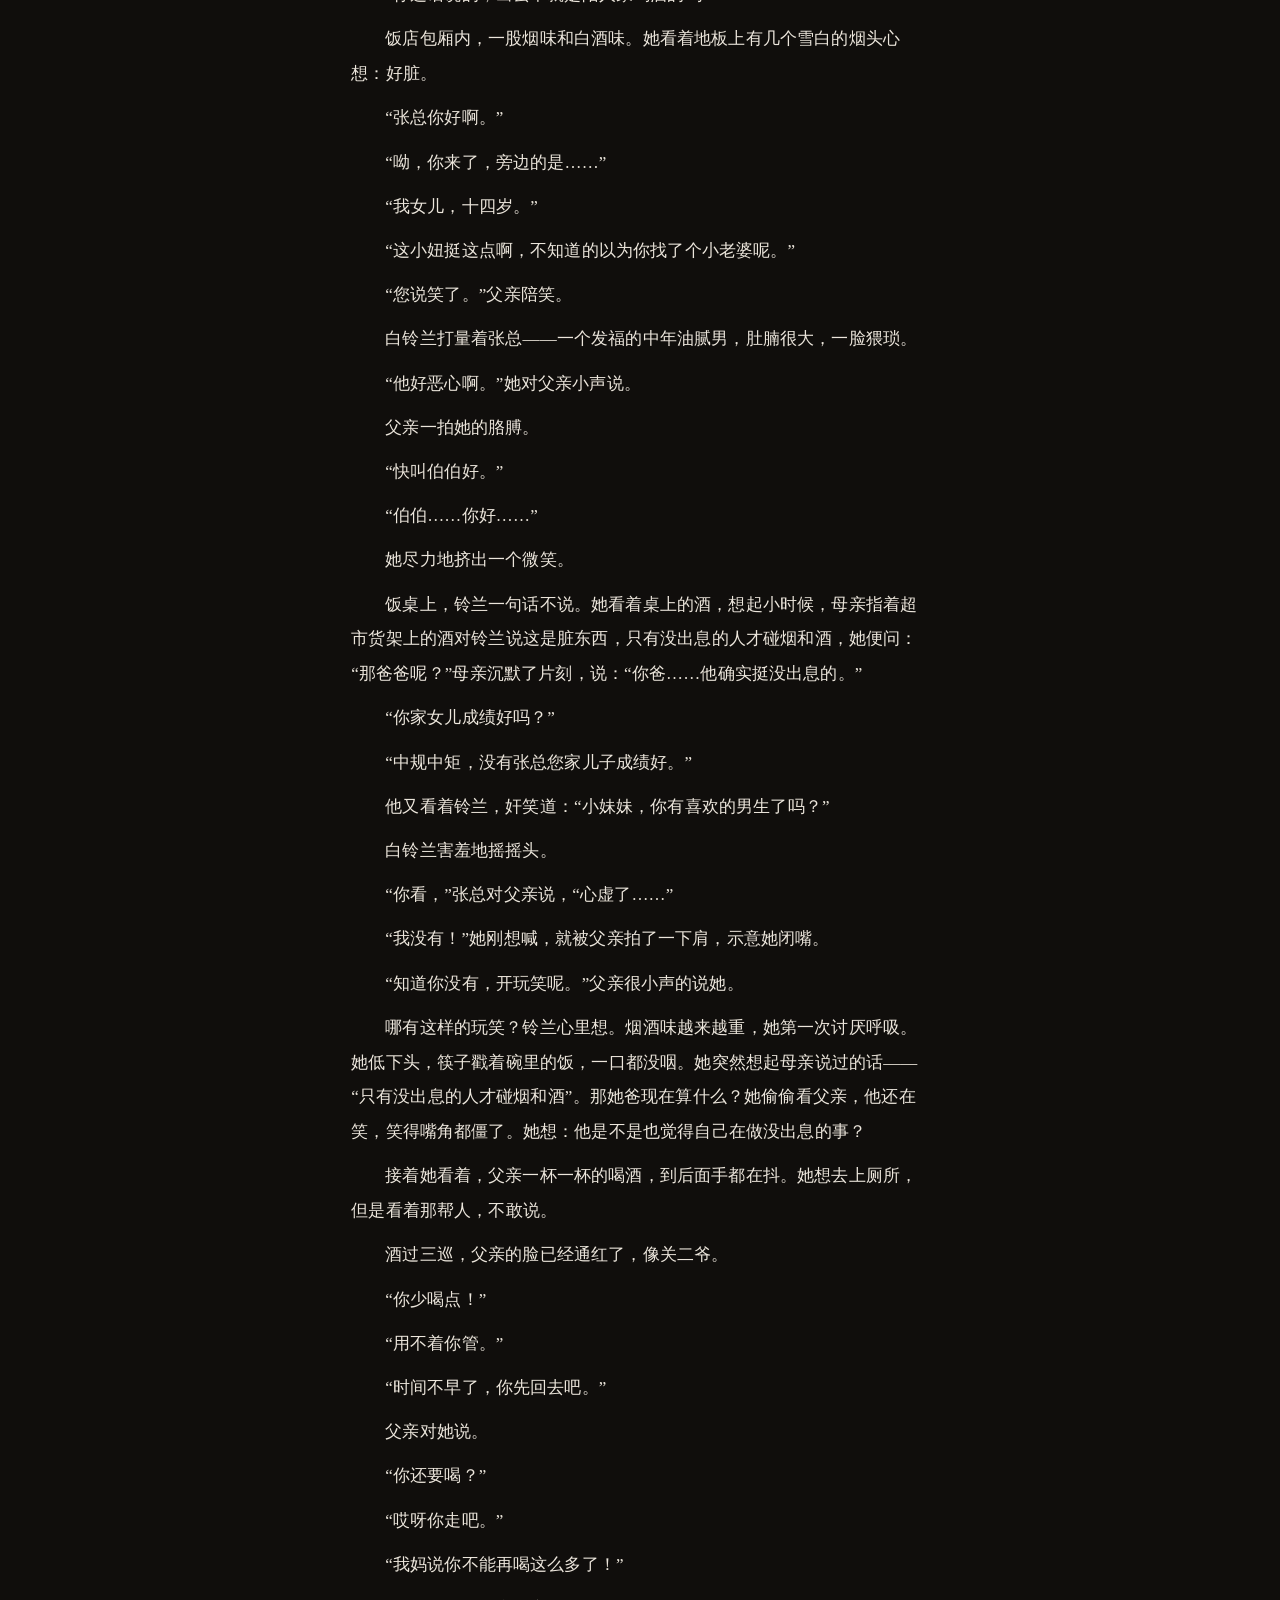
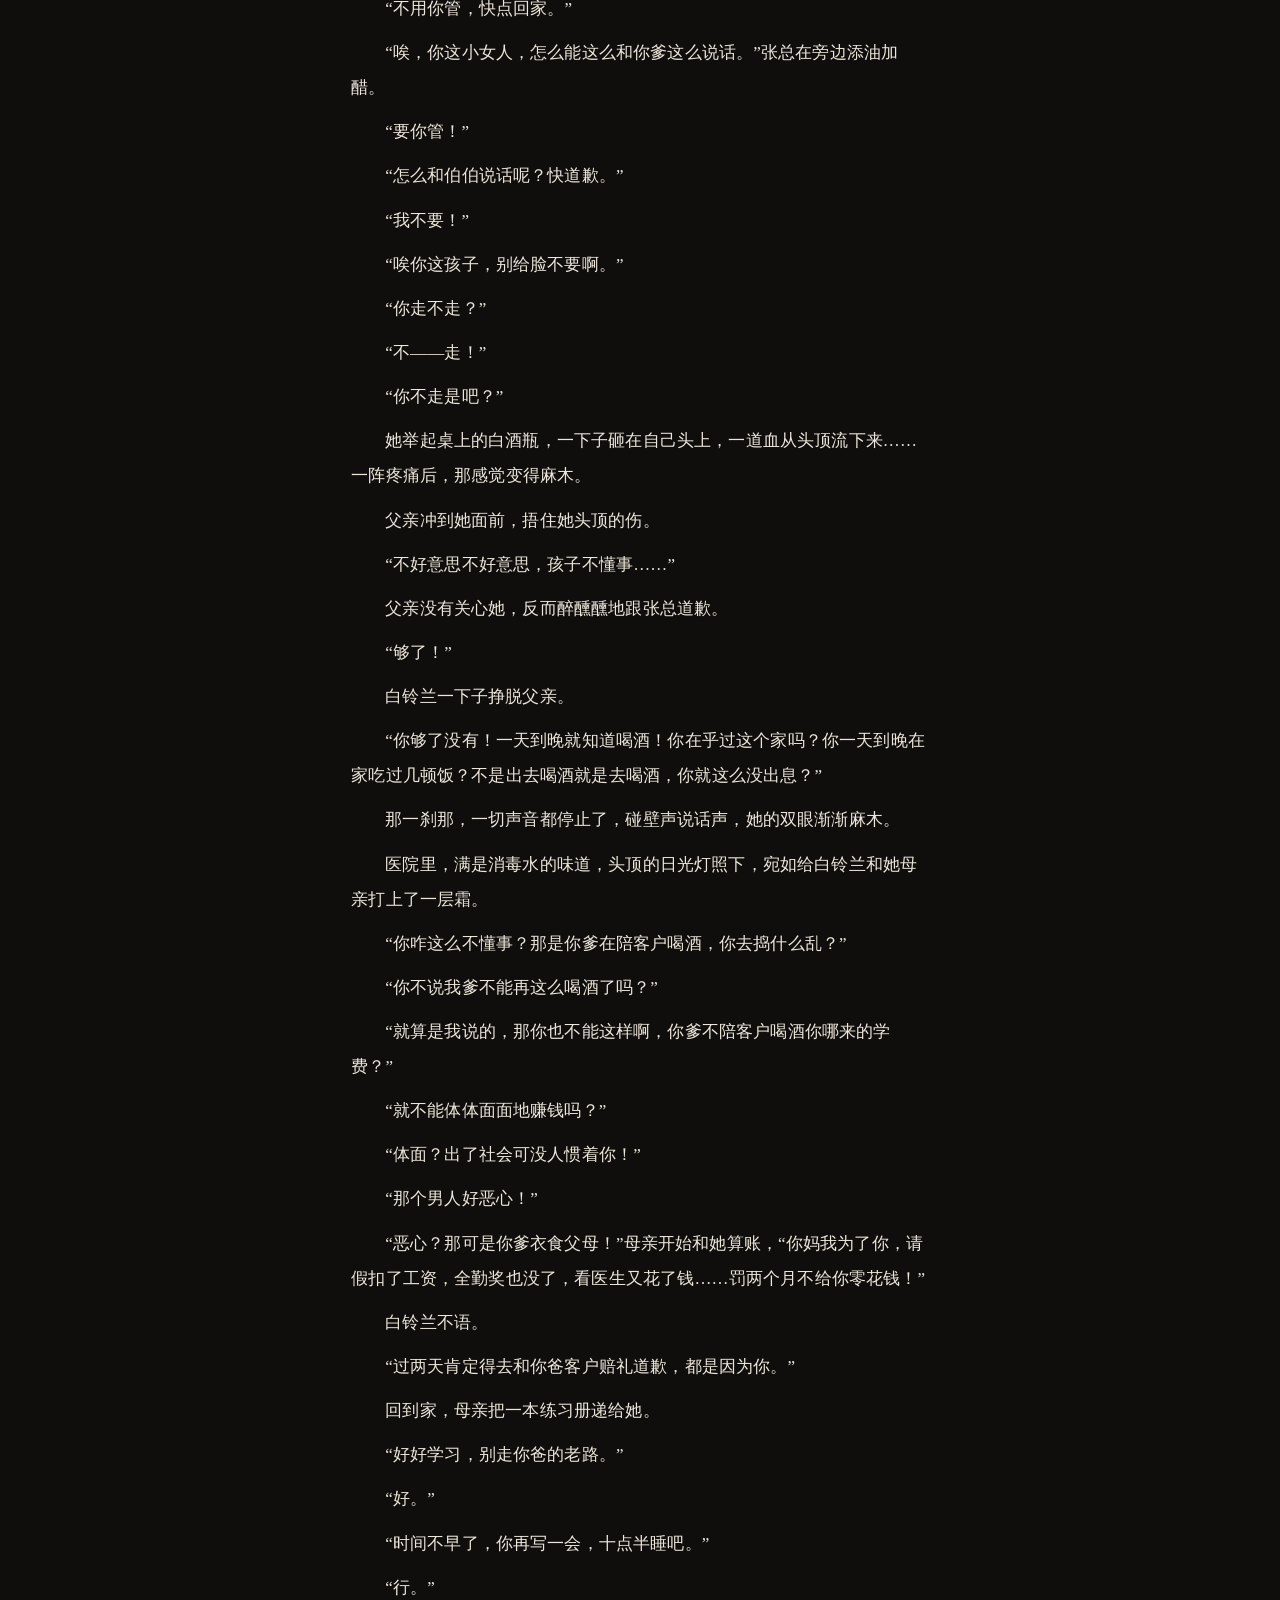
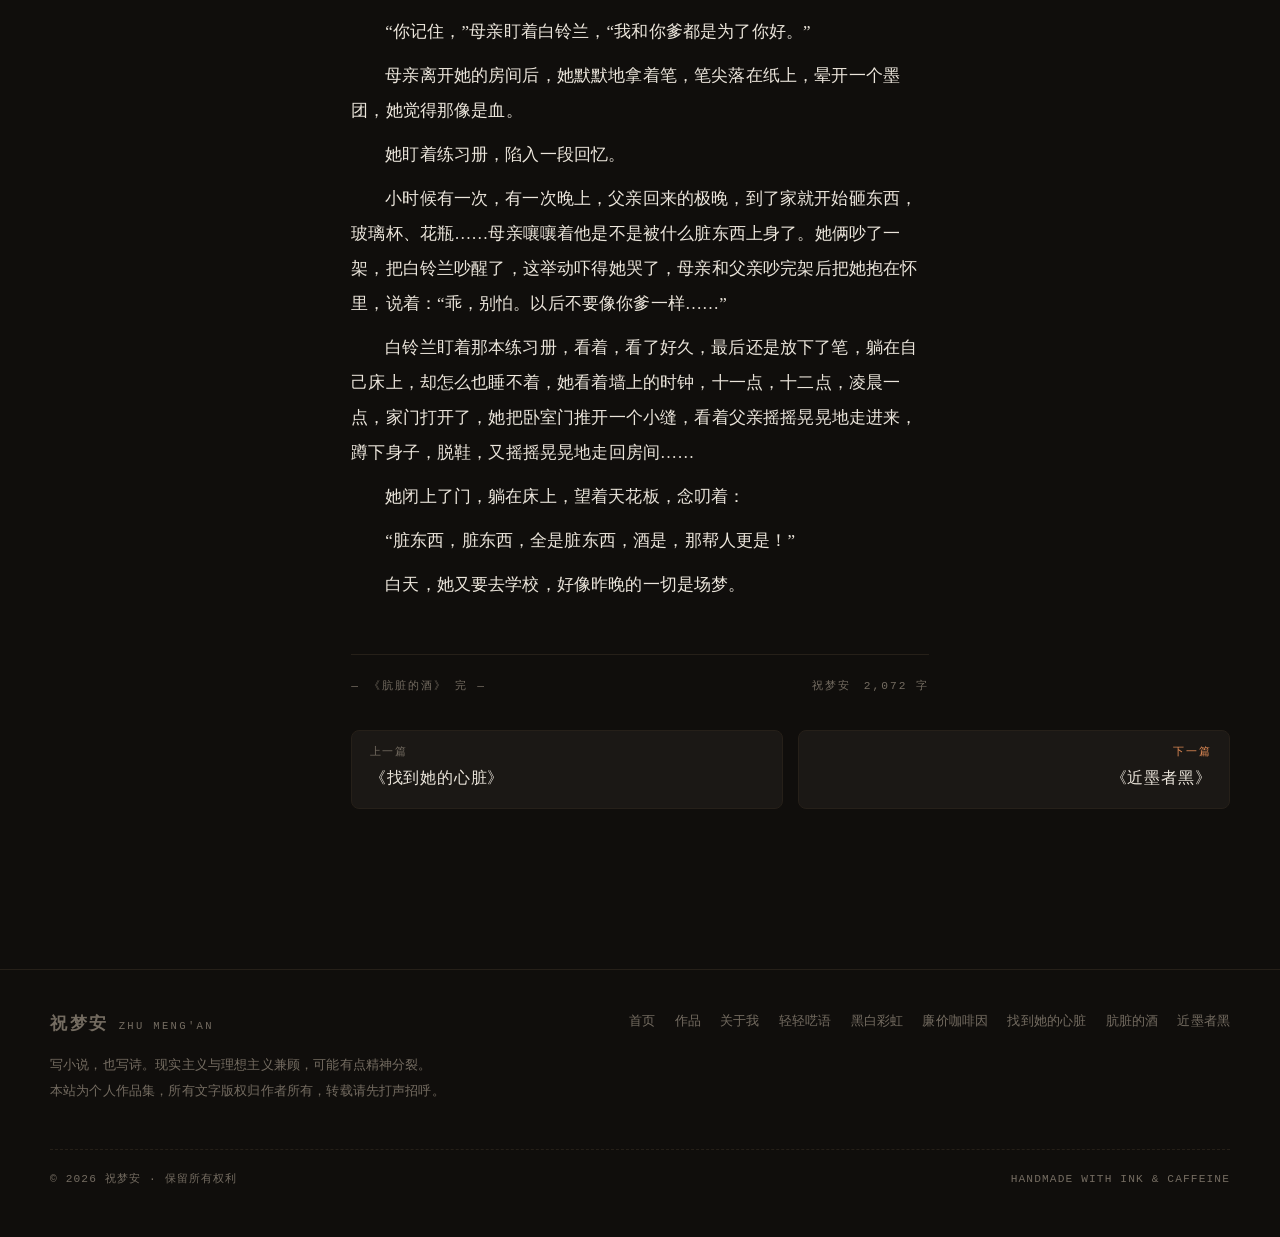
<file: works/wine.html>
<!DOCTYPE html>
<html lang="zh-CN" data-theme="dark">
<head>
<meta charset="utf-8">
<meta name="viewport" content="width=device-width, initial-scale=1, viewport-fit=cover">
<meta name="theme-color" content="#100e0c">
<meta name="color-scheme" content="dark light">
<meta name="generator" content="祝梦安 · 个人博客">
<title>《肮脏的酒》Dirty Wine · 祝梦安</title>
<meta name="description" content="“离我远点，身上一股酒味。”十四岁的白铃兰被母亲交给父亲照看，深夜却被他拉去陪客户吃饭。包厢里烟酒呛人，发福的张总对她言语轻佻，父亲只陪笑递酒。她想走，走不了；想喊，被按住。母亲说过，酒是脏东西，没出息的人才碰。可父亲正">
<meta property="og:title" content="《肮脏的酒》Dirty Wine · 祝梦安">
<meta property="og:description" content="“离我远点，身上一股酒味。”十四岁的白铃兰被母亲交给父亲照看，深夜却被他拉去陪客户吃饭。包厢里烟酒呛人，发福的张总对她言语轻佻，父亲只陪笑递酒。她想走，走不了；想喊，被按住。母亲说过，酒是脏东西，没出息的人才碰。可父亲正">
<meta property="og:type" content="article">
<link rel="icon" href="data:image/svg+xml,%3Csvg xmlns='http://www.w3.org/2000/svg' viewBox='0 0 32 32'%3E%3Crect width='32' height='32' rx='7' fill='%23100e0c'/%3E%3Ctext x='16' y='22' font-size='17' font-family='serif' fill='%23d4713f' text-anchor='middle'%3E%E7%A5%9D%3C/text%3E%3C/svg%3E">
<link rel="stylesheet" href="../assets/site.css?v=93083575">
<link rel="stylesheet" href="../assets/mobile.css?v=ab116a1c">
<script>(function(){try{var t=localStorage.getItem("zm.theme")||"dark";document.documentElement.setAttribute("data-theme",t);document.documentElement.style.colorScheme=t;}catch(e){}})();</script>
</head>
<body>
<a class="skip" href="#main">跳到正文</a>
<div class="progress" id="progress" aria-hidden="true"></div>
<header class="site-head">
  <div class="wrap">
    <a class="brand" href="../index.html" aria-label="祝梦安 · 首页"><b>祝梦安</b><span>Zhu Meng'an</span></a>
    <nav class="nav" aria-label="主导航">
      <a href="../index.html">首页</a>
      <a href="../works.html" aria-current="page">作品</a>
      <a href="../about.html">关于我</a>
    </nav>
    <button class="icon-btn" id="themeBtn" type="button" aria-label="切换主题">
      <svg class="i-moon" viewBox="0 0 24 24" fill="none" stroke="currentColor" stroke-width="1.6" stroke-linecap="round" stroke-linejoin="round" aria-hidden="true"><path d="M21 12.8A9 9 0 1 1 11.2 3a7 7 0 0 0 9.8 9.8Z"/></svg>
      <svg class="i-sun" viewBox="0 0 24 24" fill="none" stroke="currentColor" stroke-width="1.6" stroke-linecap="round" stroke-linejoin="round" aria-hidden="true"><circle cx="12" cy="12" r="4"/><path d="M12 2v2M12 20v2M4.9 4.9l1.4 1.4M17.7 17.7l1.4 1.4M2 12h2M20 12h2M4.9 19.1l1.4-1.4M17.7 6.3l1.4-1.4"/></svg>
    </button>
  </div>
</header>
<main id="main">

  <div class="wrap">
    <div class="reader-shell">
      
      <aside class="reader-aside">
        
        <div class="aside-card">
          <h4>本篇信息</h4>
          <div class="facts" style="border:0;background:none">
            <div class="fact"><dt>类型</dt><dd>现实 · 家庭</dd></div>
            <div class="fact"><dt>字数</dt><dd>2,072 字</dd></div>
            <div class="fact"><dt>结构</dt><dd>1 篇完整</dd></div>
            <div class="fact"><dt>阅读</dt><dd>约 5 分钟</dd></div>
            <div class="fact"><dt>作者</dt><dd>祝梦安</dd></div>
          </div>
        </div>
        <div class="aside-card">
          <h4>其他作品</h4>
          <ul class="chapter-nav">
            <li><a href="whisper.html"><span class="n">·</span><span>轻轻呓语</span></a></li><li><a href="rainbow.html"><span class="n">·</span><span>黑白彩虹</span></a></li><li><a href="coffee.html"><span class="n">·</span><span>廉价咖啡因</span></a></li><li><a href="heart.html"><span class="n">·</span><span>找到她的心脏</span></a></li><li><a href="ink.html"><span class="n">·</span><span>近墨者黑</span></a></li>
          </ul>
        </div>
      </aside>
      <div>
        <div class="novel-intro reveal">
          <div class="cover">
            <!-- width/height 只用于加载时占位、防止跳动；真实尺寸一律由 CSS 决定。
                 这里写 900x1260 与容器比例 5:7 对齐，避免预留空间偏差 -->
            <img src="../assets/covers/wine.jpg" alt="《肮脏的酒》封面"
                 width="900" height="1260" decoding="async">
          </div>
          <div>
            <span class="en">Dirty Wine</span>
            <h1>肮脏的酒</h1>
            <p class="blurb">“离我远点，身上一股酒味。”十四岁的白铃兰被母亲交给父亲照看，深夜却被他拉去陪客户吃饭。包厢里烟酒呛人，发福的张总对她言语轻佻，父亲只陪笑递酒。她想走，走不了；想喊，被按住。母亲说过，酒是脏东西，没出息的人才碰。可父亲正一杯杯灌下去，手在抖，脸通红，还要她叫伯伯好。她盯着碗里的饭，第一次讨厌呼吸。</p>
            <p class="blurb" style="color:var(--text-3);font-size:.88rem">单篇完整。写一个女儿对父亲最沉默的审判。</p>
            <div class="meta-row"><span class="chip">家庭</span><span class="chip">现实</span><span class="chip">代际</span></div>
          </div>
        </div>

        <div class="reader-toolbar" role="group" aria-label="阅读设置">
          <span class="lab">字号</span>
          <div class="seg" data-group="fs" role="group" aria-label="字号">
            <button type="button" data-val="s" aria-pressed="false">小</button>
            <button type="button" data-val="m" aria-pressed="true">中</button>
            <button type="button" data-val="l" aria-pressed="false">大</button>
            <button type="button" data-val="xl" aria-pressed="false">特大</button>
          </div>
          <span class="lab" style="margin-left:.5rem">行距</span>
          <div class="seg" data-group="lh" role="group" aria-label="行距">
            <button type="button" data-val="tight" aria-pressed="false">紧</button>
            <button type="button" data-val="normal" aria-pressed="true">中</button>
            <button type="button" data-val="loose" aria-pressed="false">松</button>
          </div>
          <span class="spacer"></span>
          <span class="lab">进度 <span id="pct">0%</span></span>
          <button class="btn" type="button" style="padding:.34rem .8rem;font-size:.76rem" id="printBtn">打印 / 存 PDF</button>
        </div>

        <article class="reader" id="reader" data-fs="m" data-lh="normal">
    <section class="chapter" id="c1" aria-labelledby="c1-h">
      <div class="chapter-head"><span class="n">全文</span><h2 id="c1-h">肮脏的酒</h2></div>
      <p>凌晨两点，吱呀一声响，家门被推开了，把本就睡得不好的白铃兰吵醒了，她偷偷推开卧室门，门口是父亲，面色极红，在玄关摇摇晃晃地脱鞋，一个没站稳，摔倒在地上。</p>
      <p>“烦死了，”她把卧室门关上，“酒鬼。”</p>
      <p>这天母亲上夜班，只能把白铃兰交给父亲。</p>
      <p>父女俩人在客厅里谈论晚上做什么吃。</p>
      <p>“今晚你爸有空，亲自下厨怎么样？”</p>
      <p>“别毒死我。”</p>
      <p>“唉，你怎么回事？”</p>
      <p>父亲往她身边凑了凑。</p>
      <p>“离我远点，”白铃兰没好气地说，“身上一股酒味。”</p>
      <p>父亲的手机响了，他看了眼手机，连忙接了电话，一脸假笑地和电话里头那人说话。</p>
      <p>白铃兰感觉到了不对劲，父亲放下电话，对她说。</p>
      <p>“铃兰啊，你跟我一起去和我一个朋友吃饭好吗？”</p>
      <p>“啊？”</p>
      <p>白铃兰一脸鄙夷地看着他。</p>
      <p>“走吧。”</p>
      <p>“你又这样。”</p>
      <p>“哎呀，我怎么了？又没饿死你。”</p>
      <p>父亲拉着白铃兰就走了，临走前还带上了两瓶酒。</p>
      <p>“又喝酒！”</p>
      <p>她凶狠狠地盯着父亲。</p>
      <p>“你这话说的，出去不就是陪人家喝酒的吗？”</p>
      <p>饭店包厢内，一股烟味和白酒味。她看着地板上有几个雪白的烟头心想：好脏。</p>
      <p>“张总你好啊。”</p>
      <p>“呦，你来了，旁边的是……”</p>
      <p>“我女儿，十四岁。”</p>
      <p>“这小妞挺这点啊，不知道的以为你找了个小老婆呢。”</p>
      <p>“您说笑了。”父亲陪笑。</p>
      <p>白铃兰打量着张总——一个发福的中年油腻男，肚腩很大，一脸猥琐。</p>
      <p>“他好恶心啊。”她对父亲小声说。</p>
      <p>父亲一拍她的胳膊。</p>
      <p>“快叫伯伯好。”</p>
      <p>“伯伯……你好……”</p>
      <p>她尽力地挤出一个微笑。</p>
      <p>饭桌上，铃兰一句话不说。她看着桌上的酒，想起小时候，母亲指着超市货架上的酒对铃兰说这是脏东西，只有没出息的人才碰烟和酒，她便问：“那爸爸呢？”母亲沉默了片刻，说：“你爸……他确实挺没出息的。”</p>
      <p>“你家女儿成绩好吗？”</p>
      <p>“中规中矩，没有张总您家儿子成绩好。”</p>
      <p>他又看着铃兰，奸笑道：“小妹妹，你有喜欢的男生了吗？”</p>
      <p>白铃兰害羞地摇摇头。</p>
      <p>“你看，”张总对父亲说，“心虚了……”</p>
      <p>“我没有！”她刚想喊，就被父亲拍了一下肩，示意她闭嘴。</p>
      <p>“知道你没有，开玩笑呢。”父亲很小声的说她。</p>
      <p>哪有这样的玩笑？铃兰心里想。烟酒味越来越重，她第一次讨厌呼吸。她低下头，筷子戳着碗里的饭，一口都没咽。她突然想起母亲说过的话——“只有没出息的人才碰烟和酒”。那她爸现在算什么？她偷偷看父亲，他还在笑，笑得嘴角都僵了。她想：他是不是也觉得自己在做没出息的事？</p>
      <p>接着她看着，父亲一杯一杯的喝酒，到后面手都在抖。她想去上厕所，但是看着那帮人，不敢说。</p>
      <p>酒过三巡，父亲的脸已经通红了，像关二爷。</p>
      <p>“你少喝点！”</p>
      <p>“用不着你管。”</p>
      <p>“时间不早了，你先回去吧。”</p>
      <p>父亲对她说。</p>
      <p>“你还要喝？”</p>
      <p>“哎呀你走吧。”</p>
      <p>“我妈说你不能再喝这么多了！”</p>
      <p>“不用你管，快点回家。”</p>
      <p>“唉，你这小女人，怎么能这么和你爹这么说话。”张总在旁边添油加醋。</p>
      <p>“要你管！”</p>
      <p>“怎么和伯伯说话呢？快道歉。”</p>
      <p>“我不要！”</p>
      <p>“唉你这孩子，别给脸不要啊。”</p>
      <p>“你走不走？”</p>
      <p>“不——走！”</p>
      <p>“你不走是吧？”</p>
      <p>她举起桌上的白酒瓶，一下子砸在自己头上，一道血从头顶流下来……一阵疼痛后，那感觉变得麻木。</p>
      <p>父亲冲到她面前，捂住她头顶的伤。</p>
      <p>“不好意思不好意思，孩子不懂事……”</p>
      <p>父亲没有关心她，反而醉醺醺地跟张总道歉。</p>
      <p>“够了！”</p>
      <p>白铃兰一下子挣脱父亲。</p>
      <p>“你够了没有！一天到晚就知道喝酒！你在乎过这个家吗？你一天到晚在家吃过几顿饭？不是出去喝酒就是去喝酒，你就这么没出息？”</p>
      <p>那一刹那，一切声音都停止了，碰壁声说话声，她的双眼渐渐麻木。</p>
      <p>医院里，满是消毒水的味道，头顶的日光灯照下，宛如给白铃兰和她母亲打上了一层霜。</p>
      <p>“你咋这么不懂事？那是你爹在陪客户喝酒，你去捣什么乱？”</p>
      <p>“你不说我爹不能再这么喝酒了吗？”</p>
      <p>“就算是我说的，那你也不能这样啊，你爹不陪客户喝酒你哪来的学费？”</p>
      <p>“就不能体体面面地赚钱吗？”</p>
      <p>“体面？出了社会可没人惯着你！”</p>
      <p>“那个男人好恶心！”</p>
      <p>“恶心？那可是你爹衣食父母！”母亲开始和她算账，“你妈我为了你，请假扣了工资，全勤奖也没了，看医生又花了钱……罚两个月不给你零花钱！”</p>
      <p>白铃兰不语。</p>
      <p>“过两天肯定得去和你爸客户赔礼道歉，都是因为你。”</p>
      <p>回到家，母亲把一本练习册递给她。</p>
      <p>“好好学习，别走你爸的老路。”</p>
      <p>“好。”</p>
      <p>“时间不早了，你再写一会，十点半睡吧。”</p>
      <p>“行。”</p>
      <p>“你记住，”母亲盯着白铃兰，“我和你爹都是为了你好。”</p>
      <p>母亲离开她的房间后，她默默地拿着笔，笔尖落在纸上，晕开一个墨团，她觉得那像是血。</p>
      <p>她盯着练习册，陷入一段回忆。</p>
      <p>小时候有一次，有一次晚上，父亲回来的极晚，到了家就开始砸东西，玻璃杯、花瓶……母亲嚷嚷着他是不是被什么脏东西上身了。她俩吵了一架，把白铃兰吵醒了，这举动吓得她哭了，母亲和父亲吵完架后把她抱在怀里，说着：“乖，别怕。以后不要像你爹一样……”</p>
      <p>白铃兰盯着那本练习册，看着，看了好久，最后还是放下了笔，躺在自己床上，却怎么也睡不着，她看着墙上的时钟，十一点，十二点，凌晨一点，家门打开了，她把卧室门推开一个小缝，看着父亲摇摇晃晃地走进来，蹲下身子，脱鞋，又摇摇晃晃地走回房间……</p>
      <p>她闭上了门，躺在床上，望着天花板，念叨着：</p>
      <p>“脏东西，脏东西，全是脏东西，酒是，那帮人更是！”</p>
      <p>白天，她又要去学校，好像昨晚的一切是场梦。</p>
    </section>

          <div class="reader-end">
            <span class="sig">— 《肮脏的酒》 完 —</span>
            <span class="sig">祝梦安　2,072 字</span>
          </div>
        </article>

        <div class="pager"><a class="prev" href="heart.html"><span class="k">上一篇</span><span class="v">《找到她的心脏》</span></a><a class="next" href="ink.html"><span class="k">下一篇</span><span class="v">《近墨者黑》</span></a></div>
      </div>
    </div>
  </div>

</main>
<footer class="site-foot">
  <div class="wrap">
    <div class="foot-grid">
      <div>
        <div class="brand" style="margin-bottom:.9rem"><b>祝梦安</b><span>Zhu Meng'an</span></div>
        <p class="foot-note">写小说，也写诗。现实主义与理想主义兼顾，可能有点精神分裂。<br>本站为个人作品集，所有文字版权归作者所有，转载请先打声招呼。</p>
      </div>
      <nav class="foot-links" aria-label="页脚导航">
        <a href="../index.html">首页</a>
        <a href="../works.html">作品</a>
        <a href="../about.html">关于我</a>
        <a href="../works/whisper.html">轻轻呓语</a><a href="../works/rainbow.html">黑白彩虹</a><a href="../works/coffee.html">廉价咖啡因</a><a href="../works/heart.html">找到她的心脏</a><a href="../works/wine.html">肮脏的酒</a><a href="../works/ink.html">近墨者黑</a>
      </nav>
    </div>
    <div class="foot-bottom">
      <span>© <span data-year>2025</span> 祝梦安 · 保留所有权利</span>
      <span>HANDMADE WITH INK &amp; CAFFEINE</span>
    </div>
  </div>
</footer>
<script src="../assets/site.js?v=bc866bed"></script>

<script>
(function(){
  var pct=document.getElementById('pct'), r=document.getElementById('reader');
  function tick(){
    var total=r.offsetHeight-window.innerHeight*0.62;
    var top=window.scrollY + r.getBoundingClientRect().top;
    var p=total>0?Math.max(0,Math.min(1,(window.scrollY-top+innerHeight*0.35)/total)):0;
    if(pct) pct.textContent=Math.round(p*100)+'%';
  }
  addEventListener('scroll',tick,{passive:true}); addEventListener('resize',tick); tick();
  var b=document.getElementById('printBtn'); if(b) b.addEventListener('click',function(){print();});
})();
</script>
</body>
</html>
</file>
<file: assets/site.css>
/* ============================================================
   祝梦安 · 个人博客  |  design system
   dark-first editorial · ink & cream & ember
   ============================================================ */

/* ---------- tokens ---------- */
:root {
  --bg:          #100e0c;
  --bg-2:        #171412;
  --panel:       #1b1815;
  --panel-2:     #221e1a;
  --line:        #302a24;
  --line-soft:   #262019;

  --text:        #ece6dc;
  --text-2:      #a89f92;
  --text-3:      #746c61;

  --accent:      #d4713f;
  --accent-2:    #e08a55;
  --accent-soft: rgba(212, 113, 63, 0.14);

  --paper:       #efe9df;
  --paper-2:     #e6dfd2;
  --ink:         #1a1613;
  --ink-2:       #4a423a;
  --on-cover:    #f5f0e8;

  --serif: "Noto Serif SC", "Source Han Serif SC", "Songti SC", "STSong",
           "SimSun", "宋体", Georgia, "Times New Roman", serif;
  --sans:  "Noto Sans SC", "PingFang SC", "Microsoft YaHei", "微软雅黑",
           -apple-system, BlinkMacSystemFont, "Segoe UI", system-ui, sans-serif;
  --mono:  "SFMono-Regular", "Cascadia Mono", Consolas, "Liberation Mono", monospace;

  --fs-read: 1.0625rem;   /* reader base, scaled by .reader[data-fs]  */
  --lh-read: 2.05;
  --measure: 34em;

  --r-s: 4px;
  --r-m: 8px;
  --r-l: 14px;

  --shadow-1: 0 1px 2px rgba(0,0,0,.4);
  --shadow-2: 0 18px 44px -18px rgba(0,0,0,.75);
  --shadow-3: 0 34px 70px -26px rgba(0,0,0,.85);

  --nav-h: 62px;
  --ease: cubic-bezier(.22,.61,.36,1);
}

html[data-theme="light"] {
  --bg:          #f3eee6;
  --bg-2:        #ece5da;
  --panel:       #fbf7f1;
  --panel-2:     #f4eee4;
  --line:        #ddd3c4;
  --line-soft:   #e7ded0;

  --text:        #221d18;
  --text-2:      #6b6157;
  --text-3:      #948a7d;

  --accent:      #b6532a;
  --accent-2:    #9d4522;
  --accent-soft: rgba(182, 83, 42, 0.10);

  --shadow-2: 0 18px 44px -20px rgba(70,55,40,.28);
  --shadow-3: 0 34px 70px -30px rgba(70,55,40,.34);
}

/* ---------- reset ---------- */
*, *::before, *::after { box-sizing: border-box; }
html { -webkit-text-size-adjust: 100%; scroll-behavior: smooth; }
@media (prefers-reduced-motion: reduce) { html { scroll-behavior: auto; } }

body {
  margin: 0;
  background: var(--bg);
  color: var(--text);
  font-family: var(--sans);
  font-size: 16px;
  line-height: 1.75;
  letter-spacing: .01em;
  -webkit-font-smoothing: antialiased;
  text-rendering: optimizeLegibility;
  transition: background .3s var(--ease), color .3s var(--ease);
  overflow-x: hidden;
}

/* soft ambient wash */
body::before {
  content: "";
  position: fixed; inset: 0;
  pointer-events: none; z-index: 0;
  background:
    radial-gradient(900px 520px at 78% -8%, var(--accent-soft), transparent 70%),
    radial-gradient(700px 480px at 6% 4%, rgba(120,110,95,.07), transparent 72%);
}
html[data-theme="light"] body::before {
  background:
    radial-gradient(900px 520px at 80% -10%, var(--accent-soft), transparent 70%);
}

img { max-width: 100%; display: block; }
a { color: inherit; text-decoration: none; }
button { font: inherit; color: inherit; background: none; border: 0; cursor: pointer; }
h1,h2,h3,h4 { font-family: var(--serif); font-weight: 600; line-height: 1.28; letter-spacing: .015em; margin: 0; }
p { margin: 0 0 1em; }
::selection { background: var(--accent); color: #fff; }
:focus-visible { outline: 2px solid var(--accent); outline-offset: 3px; border-radius: 2px; }

/* thin scrollbar */
* { scrollbar-width: thin; scrollbar-color: var(--line) transparent; }
*::-webkit-scrollbar { width: 9px; height: 9px; }
*::-webkit-scrollbar-thumb { background: var(--line); border-radius: 9px; }
*::-webkit-scrollbar-thumb:hover { background: var(--text-3); }
*::-webkit-scrollbar-track { background: transparent; }

/* ---------- layout ---------- */
.wrap { width: min(1180px, 100% - 3rem); margin-inline: auto; position: relative; z-index: 1; }
.wrap-narrow { width: min(780px, 100% - 3rem); margin-inline: auto; }

.skip {
  position: absolute; left: -9999px; top: 0; z-index: 99;
  background: var(--accent); color: #fff; padding: .6rem 1rem;
}
.skip:focus { left: 1rem; top: 1rem; border-radius: var(--r-s); }

/* ============================================================
   header
   ============================================================ */
.site-head {
  position: sticky; top: 0; z-index: 50;
  height: var(--nav-h);
  display: flex; align-items: center;
  background: color-mix(in srgb, var(--bg) 82%, transparent);
  backdrop-filter: saturate(150%) blur(14px);
  -webkit-backdrop-filter: saturate(150%) blur(14px);
  border-bottom: 1px solid transparent;
  transition: border-color .3s var(--ease), background .3s var(--ease);
}
.site-head.is-stuck { border-bottom-color: var(--line-soft); }
.site-head .wrap { display: flex; align-items: center; gap: 1.25rem; width: min(1180px, 100% - 3rem); }

.brand { display: flex; align-items: baseline; gap: .6rem; margin-right: auto; }
.brand b {
  font-family: var(--serif); font-size: 1.28rem; font-weight: 600; letter-spacing: .16em;
}
.brand span { font: 500 .66rem/1 var(--mono); letter-spacing: .22em; color: var(--text-3); text-transform: uppercase; }

.nav { display: flex; align-items: center; gap: .2rem; }
.nav a {
  position: relative;
  padding: .42rem .8rem; border-radius: var(--r-s);
  font-size: .88rem; color: var(--text-2);
  transition: color .2s var(--ease), background .2s var(--ease);
}
.nav a:hover { color: var(--text); background: var(--panel); }
.nav a[aria-current="page"] { color: var(--text); }
.nav a[aria-current="page"]::after {
  content: ""; position: absolute; left: .8rem; right: .8rem; bottom: .12rem;
  height: 1.5px; background: var(--accent); border-radius: 2px;
}

.icon-btn {
  width: 34px; height: 34px; display: grid; place-items: center;
  border-radius: var(--r-s); border: 1px solid var(--line);
  color: var(--text-2); background: var(--panel);
  transition: .2s var(--ease);
}
.icon-btn:hover { color: var(--text); border-color: var(--text-3); transform: translateY(-1px); }
.icon-btn svg { width: 16px; height: 16px; }
html[data-theme="dark"] .i-sun, html[data-theme="light"] .i-moon { display: none; }

/* ============================================================
   hero
   ============================================================ */
.hero { padding: clamp(3.6rem, 9vw, 7.5rem) 0 clamp(2.6rem, 6vw, 4.5rem); }
.hero-grid { display: grid; grid-template-columns: 1.35fr .95fr; gap: clamp(2rem, 5vw, 4.5rem); align-items: center; }

.eyebrow {
  display: inline-flex; align-items: center; gap: .6rem;
  font: 500 .7rem/1 var(--mono); letter-spacing: .2em; text-transform: uppercase;
  color: var(--accent-2); margin-bottom: 1.5rem;
}
.eyebrow::before { content: ""; width: 30px; height: 1px; background: var(--accent); }

.hero h1 {
  font-size: clamp(2.6rem, 6.6vw, 4.7rem);
  letter-spacing: .1em; margin-bottom: 1.15rem; line-height: 1.12;
}
.hero h1 .dot { color: var(--accent); }

.hero-lede {
  font-family: var(--serif); font-size: clamp(1.02rem, 1.9vw, 1.2rem);
  line-height: 1.95; color: var(--text-2); max-width: 30em; margin-bottom: 1.6rem;
}
.hero-lede em { font-style: normal; color: var(--text); border-bottom: 1px solid var(--accent); padding-bottom: 1px; }

.hero-meta { display: flex; flex-wrap: wrap; gap: .45rem .5rem; margin-bottom: 2rem; }
.chip {
  font-size: .78rem; color: var(--text-2);
  padding: .3rem .68rem; border: 1px solid var(--line); border-radius: 100px;
  background: var(--panel);
  transition: .2s var(--ease);
}
.chip:hover { border-color: var(--accent); color: var(--text); }
.chip.is-accent { color: var(--accent-2); border-color: color-mix(in srgb, var(--accent) 42%, var(--line)); }

.hero-cta { display: flex; flex-wrap: wrap; gap: .7rem; }
.btn {
  display: inline-flex; align-items: center; gap: .5rem;
  padding: .74rem 1.4rem; border-radius: 100px;
  font-size: .9rem; font-weight: 500; letter-spacing: .04em;
  border: 1px solid var(--line); color: var(--text);
  background: var(--panel);
  transition: .22s var(--ease);
}
.btn:hover { transform: translateY(-2px); border-color: var(--text-3); box-shadow: var(--shadow-2); }
.btn svg { width: 15px; height: 15px; }
.btn-primary {
  background: var(--accent); border-color: var(--accent); color: #fff;
}
.btn-primary:hover { background: var(--accent-2); border-color: var(--accent-2); }

/* hero art stack */
.hero-art { position: relative; display: grid; place-items: center; min-height: 380px; }
.art-stack { position: relative; width: min(280px, 74%); aspect-ratio: 5 / 7; }
.art-stack .card {
  position: absolute; inset: 0; border-radius: var(--r-m); overflow: hidden;
  box-shadow: var(--shadow-3); border: 1px solid var(--line);
  transition: transform .5s var(--ease), box-shadow .5s var(--ease);
}
.art-stack .card img { width: 100%; height: 100%; object-fit: cover; }
.art-stack .c1 { transform: rotate(-9deg) translate(-46px, 14px) scale(.9); opacity: .55; }
.art-stack .c2 { transform: rotate(6deg) translate(40px, -6px) scale(.94); opacity: .75; }
.art-stack .c3 { transform: rotate(-1.5deg); z-index: 3; }
.hero-art:hover .c1 { transform: rotate(-13deg) translate(-60px, 20px) scale(.9); }
.hero-art:hover .c2 { transform: rotate(10deg) translate(54px, -12px) scale(.94); }
.hero-art:hover .c3 { transform: rotate(0deg) translateY(-8px); }

.hero-art::after {
  content: ""; position: absolute; z-index: -1;
  width: 118%; aspect-ratio: 1; border-radius: 50%;
  background: radial-gradient(circle, var(--accent-soft), transparent 66%);
}

/* ============================================================
   sections
   ============================================================ */
.section { padding: clamp(2.6rem, 6vw, 4.6rem) 0; }
.section-head {
  display: flex; align-items: flex-end; justify-content: space-between; gap: 1.5rem;
  padding-bottom: 1.1rem; margin-bottom: 2.1rem;
  border-bottom: 1px solid var(--line-soft);
}
.section-head h2 { font-size: clamp(1.35rem, 3vw, 1.75rem); letter-spacing: .06em; }
.section-head .num {
  font: 500 .72rem/1 var(--mono); letter-spacing: .2em; color: var(--accent-2);
  display: block; margin-bottom: .55rem;
}
.section-head p { color: var(--text-3); font-size: .86rem; margin: 0; white-space: nowrap; }

/* ============================================================
   work cards
   ============================================================ */
/* 作品卡片网格。首页和作品页共用这一套规则，卡片尺寸完全一致。
   最低列宽 240px：窄屏（320~430px）自动落成一列，够宽时并排。 */
.works {
  display: grid;
  grid-template-columns: repeat(auto-fill, minmax(240px, 1fr));
  gap: clamp(1.1rem, 2.6vw, 1.9rem);
}

.work {
  position: relative; display: flex; flex-direction: column;
  border-radius: var(--r-m); overflow: hidden;
  background: var(--panel); border: 1px solid var(--line-soft);
  transition: transform .35s var(--ease), border-color .35s var(--ease), box-shadow .35s var(--ease);
}
.work:hover { transform: translateY(-6px); border-color: var(--line); box-shadow: var(--shadow-3); }

.work-cover {
  position: relative;
  width: 100%;              /* 防御：避免父级 flex 方向变化时宽度塌成内容宽 */
  aspect-ratio: 5 / 7;
  overflow: hidden;
  background: var(--bg-2);
}
.work-cover img {
  width: 100%; height: 100%; object-fit: cover;
  /* 封面书名画在中下部，裁切时往上偏一点，确保书名完整可见 */
  object-position: center 32%;
  transition: transform .6s var(--ease), filter .4s var(--ease);
  filter: saturate(.92);
}
.work:hover .work-cover img { transform: scale(1.045); filter: saturate(1.05); }
/* 封面底部压一层很淡的暗角，让浮在上面的类型标签有依托；
   注意不能压太深，否则会盖住封面上的书名 */
.work-cover::after {
  content: ""; position: absolute; inset: 0; pointer-events: none;
  background: linear-gradient(to top, rgba(10,9,8,.34) 0%, rgba(10,9,8,.10) 16%, transparent 36%);
}
.work-badge {
  position: absolute; top: .7rem; left: .7rem; z-index: 2;
  font: 500 .66rem/1 var(--mono); letter-spacing: .12em;
  padding: .3rem .5rem; border-radius: var(--r-s);
  background: rgba(12,10,9,.62); color: var(--on-cover);
  backdrop-filter: blur(6px); border: 1px solid rgba(255,255,255,.1);
}

.work-body { padding: 1rem 1.05rem 1.1rem; display: flex; flex-direction: column; gap: .6rem; flex: 1; }
.work-body p {
  font-size: .85rem; line-height: 1.72; color: var(--text-2); margin: 0;
  display: -webkit-box; -webkit-line-clamp: 3; -webkit-box-orient: vertical; overflow: hidden;
}
.work-foot {
  margin-top: auto; padding-top: .7rem; border-top: 1px dashed var(--line-soft);
  display: flex; align-items: center; justify-content: space-between;
  font: 500 .7rem/1 var(--mono); letter-spacing: .1em; color: var(--text-3);
}
.work-foot .go { display: inline-flex; align-items: center; gap: .35rem; color: var(--accent-2); letter-spacing: .06em; }
.work-foot .go svg { width: 13px; height: 13px; transition: transform .28s var(--ease); }
.work:hover .work-foot .go svg { transform: translateX(4px); }

/* 曾经给首页第一篇做过「精选卡」（横跨两列、封面加宽、简介字号不同），
   结果是封面比例随右侧简介字数变化而被裁得很难看 —— 已全部移除。
   现在首页和作品页的卡片由上面 .works / .work 一套规则统一控制。 */

.post-meta { font: 500 .68rem/1 var(--mono); letter-spacing: .14em; color: var(--text-3); text-transform: uppercase; }
.work-body h3 { font-family: var(--serif); letter-spacing: .05em; }
.kicker-line { font: 500 .68rem/1 var(--mono); letter-spacing: .16em; color: var(--accent-2); text-transform: uppercase; }

/* 仅供读屏软件 / 搜索引擎读取，视觉上不显示。
   用途：封面图里已经有书名，不需要再显示一遍文字标题，
   但链接需要一个可读名称（无障碍要求），所以保留隐藏标题。 */
.sr-only {
  position: absolute;
  width: 1px; height: 1px;
  padding: 0; margin: -1px;
  overflow: hidden;
  clip: rect(0, 0, 0, 0);
  clip-path: inset(50%);
  white-space: nowrap;
  border: 0;
}

/* ============================================================
   about / prose blocks
   ============================================================ */
.about-grid { display: grid; grid-template-columns: 1fr 1.25fr; gap: clamp(2rem, 5vw, 4rem); align-items: start; }
@media (max-width: 860px) { .about-grid { grid-template-columns: 1fr; } .hero-grid { grid-template-columns: 1fr; } .hero-art { min-height: 300px; order: -1; } }

.quote {
  font-family: var(--serif); font-size: clamp(1.25rem, 3vw, 1.7rem); line-height: 1.75;
  letter-spacing: .04em; color: var(--text);
  padding-left: 1.35rem; border-left: 2px solid var(--accent);
  margin-bottom: 1.6rem;
}
.quote span { color: var(--accent-2); }

.prose { font-family: var(--serif); font-size: 1rem; line-height: 2.05; color: var(--text-2); }
.prose strong { color: var(--text); font-weight: 600; }
.prose .hl { color: var(--text); border-bottom: 1px solid var(--line); }
.prose p + p { margin-top: .9em; }

.facts { display: grid; gap: .1rem; border: 1px solid var(--line-soft); border-radius: var(--r-m); overflow: hidden; background: var(--panel); }
.fact { display: grid; grid-template-columns: 88px 1fr; gap: 1rem; padding: .72rem .95rem; border-bottom: 1px solid var(--line-soft); }
.fact:last-child { border-bottom: 0; }
.fact dt { font: 500 .7rem/1.9 var(--mono); letter-spacing: .12em; color: var(--text-3); }
.fact dd { margin: 0; font-size: .88rem; color: var(--text-2); line-height: 1.8; }
.fact dd b { color: var(--text); font-weight: 500; }

/* ============================================================
   index (reader TOC) list
   ============================================================ */
.toc-list { list-style: none; margin: 0; padding: 0; border-top: 1px solid var(--line-soft); }
.toc-list li { border-bottom: 1px solid var(--line-soft); }
.toc-list a {
  display: grid; grid-template-columns: 2.6rem 1fr auto; align-items: center; gap: 1rem;
  padding: .85rem .3rem; transition: .22s var(--ease);
}
.toc-list a:hover { padding-left: .9rem; background: linear-gradient(90deg, var(--accent-soft), transparent 60%); }
.toc-list .n { font: 500 .72rem/1 var(--mono); color: var(--text-3); letter-spacing: .1em; }
.toc-list .t { font-family: var(--serif); font-size: 1rem; letter-spacing: .04em; }
.toc-list a:hover .t { color: var(--accent-2); }
.toc-list .m { font: 500 .7rem/1 var(--mono); color: var(--text-3); letter-spacing: .08em; }

/* ============================================================
   reader
   ============================================================ */
.progress {
  position: fixed; top: 0; left: 0; height: 2px; width: 0;
  background: linear-gradient(90deg, var(--accent), var(--accent-2));
  z-index: 90; transition: width .1s linear;
}

.reader-shell {
  display: grid;
  grid-template-columns: 250px minmax(0, 1fr);
  gap: clamp(1.6rem, 4vw, 3.6rem);
  align-items: start;
  padding: clamp(1.8rem, 4vw, 3rem) 0 4rem;
}
@media (max-width: 1000px) { .reader-shell { grid-template-columns: 1fr; } }

.reader-aside { position: sticky; top: calc(var(--nav-h) + 1.6rem); max-height: calc(100vh - var(--nav-h) - 3rem); overflow-y: auto; padding-right: .4rem; }
@media (max-width: 1000px) { .reader-aside { position: static; max-height: none; overflow: visible; } }

.aside-card { border: 1px solid var(--line-soft); border-radius: var(--r-m); background: var(--panel); overflow: hidden; }
.aside-card + .aside-card { margin-top: .8rem; }
.aside-card > h4 {
  font: 500 .68rem/1 var(--mono); letter-spacing: .16em; text-transform: uppercase;
  color: var(--text-3); padding: .8rem .9rem; margin: 0;
  border-bottom: 1px solid var(--line-soft);
}

.chapter-nav { list-style: none; margin: 0; padding: .35rem 0; max-height: 42vh; overflow-y: auto; }
@media (max-width: 1000px) { .chapter-nav { max-height: none; } }
.chapter-nav a {
  display: flex; gap: .7rem; align-items: baseline;
  padding: .42rem .9rem; font-size: .84rem; color: var(--text-2);
  border-left: 2px solid transparent;
  transition: .18s var(--ease);
}
.chapter-nav a:hover { color: var(--text); background: var(--panel-2); }
.chapter-nav a.is-active { color: var(--accent-2); border-left-color: var(--accent); background: var(--accent-soft); }
.chapter-nav .n { font: 500 .68rem/1.7 var(--mono); color: var(--text-3); min-width: 1.3rem; }
.chapter-nav a.is-active .n { color: var(--accent-2); }

/* 阅读页书目信息头
   封面尺寸由单一变量 --cover-w 控制，比例钉死 5:7。
   之前的问题：容器和 img 都没有确定宽度、也没有 height:auto，
   浏览器只能按 HTML 的 width/height 属性猜，导致封面高度失控。
   img 的 width/height 属性只用于占位防跳动，真实尺寸一律由 CSS 决定。 */
.novel-intro {
  --cover-w: 168px;
  display: grid;
  grid-template-columns: var(--cover-w) minmax(0, 1fr);
  gap: clamp(1.2rem, 3vw, 2.2rem);
  align-items: start;
  margin-bottom: clamp(1.8rem, 4vw, 2.8rem);
}
@media (max-width: 620px) { .novel-intro { grid-template-columns: 1fr; } }

.novel-intro .cover {
  width: var(--cover-w);
  max-width: 100%;
  aspect-ratio: 5 / 7;
  overflow: hidden;
  border-radius: var(--r-m);
  border: 1px solid var(--line);
  box-shadow: var(--shadow-2);
  background: var(--bg-2);
}
/* 关键三件套：确定宽度 + 确定高度 + 按比例裁切，不依赖固有尺寸推算 */
.novel-intro .cover img {
  display: block;
  width: 100%;
  height: 100%;
  object-fit: cover;
  object-position: center 30%;
}
.novel-intro h1 { font-size: clamp(1.7rem, 4.4vw, 2.5rem); letter-spacing: .07em; margin-bottom: .6rem; }
.novel-intro .en { font: 500 .68rem/1 var(--mono); letter-spacing: .2em; color: var(--text-3); text-transform: uppercase; display: block; margin-bottom: .9rem; }
.novel-intro .blurb { font-family: var(--serif); font-size: .95rem; line-height: 1.95; color: var(--text-2); margin: 0 0 1rem; max-width: 40em; }
.meta-row { display: flex; flex-wrap: wrap; gap: .4rem; }

.reader-toolbar {
  display: flex; flex-wrap: wrap; align-items: center; gap: .5rem;
  padding: .55rem .7rem; margin-bottom: 1.5rem;
  border: 1px solid var(--line-soft); border-radius: var(--r-m);
  background: var(--panel); position: sticky; top: calc(var(--nav-h) + .4rem); z-index: 30;
  box-shadow: var(--shadow-1);
}
.reader-toolbar .lab { font: 500 .68rem/1 var(--mono); letter-spacing: .12em; color: var(--text-3); margin-right: .1rem; }
.seg { display: inline-flex; border: 1px solid var(--line); border-radius: var(--r-s); overflow: hidden; }
.seg button {
  padding: .3rem .62rem; font-size: .78rem; color: var(--text-2);
  border-right: 1px solid var(--line); transition: .18s var(--ease);
}
.seg button:last-child { border-right: 0; }
.seg button:hover { color: var(--text); background: var(--panel-2); }
.seg button[aria-pressed="true"] { background: var(--accent); color: #fff; }
.reader-toolbar .spacer { margin-left: auto; }
@media (max-width: 640px) { .reader-toolbar { position: static; } }

/* ---- the text itself ---- */
.reader {
  width: min(var(--measure), 100%);
  font-family: var(--serif);
  font-size: var(--fs-read);
  line-height: var(--lh-read);
  color: var(--text);
  transition: font-size .2s var(--ease), line-height .2s var(--ease);
}
.reader[data-fs="s"]  { --fs-read: .96rem; }
.reader[data-fs="m"]  { --fs-read: 1.0625rem; }
.reader[data-fs="l"]  { --fs-read: 1.19rem; }
.reader[data-fs="xl"] { --fs-read: 1.34rem; }
.reader[data-lh="tight"] { --lh-read: 1.85; }
.reader[data-lh="normal"]{ --lh-read: 2.05; }
.reader[data-lh="loose"] { --lh-read: 2.35; }

.chapter { scroll-margin-top: calc(var(--nav-h) + 4.2rem); }
.chapter + .chapter { margin-top: 3.4rem; }

.chapter-head {
  display: flex; align-items: center; gap: .9rem;
  margin: 0 0 1.5rem; padding-bottom: .7rem;
  border-bottom: 1px solid var(--line-soft);
}
.chapter-head .n {
  font: 500 .7rem/1 var(--mono); letter-spacing: .16em; color: var(--accent-2);
  padding: .28rem .5rem; border: 1px solid color-mix(in srgb, var(--accent) 34%, var(--line)); border-radius: var(--r-s);
}
.chapter-head h2 { font-size: 1.16rem; letter-spacing: .12em; color: var(--text); }
.chapter-head::after { content: ""; flex: 1; height: 1px; background: var(--line-soft); }

.reader p {
  margin: 0 0 .55em;
  text-indent: 2em;
  hanging-punctuation: allow-end;
}
.reader p.dlg { text-indent: 2em; }
.reader p:first-of-type { margin-top: 0; }

/* light theme = paper reading mode */
html[data-theme="light"] .reader { color: var(--ink); }

.reader-end {
  margin-top: 3.2rem; padding-top: 1.6rem; border-top: 1px solid var(--line-soft);
  display: flex; flex-wrap: wrap; gap: .6rem; align-items: center; justify-content: space-between;
}
.reader-end .sig { font: 500 .7rem/1 var(--mono); letter-spacing: .18em; color: var(--text-3); }

.pager { display: grid; grid-template-columns: 1fr 1fr; gap: .9rem; margin-top: 2.4rem; }
@media (max-width: 640px) { .pager { grid-template-columns: 1fr; } }
.pager a {
  border: 1px solid var(--line-soft); border-radius: var(--r-m); background: var(--panel);
  padding: .95rem 1.1rem; transition: .22s var(--ease); display: block;
}
.pager a:hover { transform: translateY(-3px); border-color: var(--line); box-shadow: var(--shadow-2); }
.pager .k { font: 500 .66rem/1 var(--mono); letter-spacing: .16em; color: var(--text-3); text-transform: uppercase; display: block; margin-bottom: .45rem; }
.pager .v { font-family: var(--serif); font-size: 1.02rem; letter-spacing: .05em; }
.pager .next { text-align: right; }
.pager .prev .k { color: var(--text-3); }
.pager .next .k { color: var(--accent-2); }

/* ============================================================
   excerpt
   ============================================================ */
.excerpt-grid { display: grid; grid-template-columns: 1.3fr .85fr; gap: clamp(1.8rem, 4vw, 3.4rem); align-items: start; }
@media (max-width: 880px) { .excerpt-grid { grid-template-columns: 1fr; } }

.excerpt {
  font-family: var(--serif); font-size: 1.02rem; line-height: 2.1;
  color: var(--text-2); position: relative;
  padding-left: clamp(1rem, 3vw, 2rem);
  border-left: 1px solid var(--line);
}
.excerpt p { text-indent: 2em; margin: 0 0 .7em; }
.excerpt p.q { text-indent: 0; padding-left: 1.6em; color: var(--text); }
.excerpt p.q::before { content: "“"; margin-left: -1em; color: var(--accent); }
.excerpt p.q::after { content: "”"; color: var(--accent); }

.excerpt-side {
  border: 1px solid var(--line-soft); border-radius: var(--r-m);
  background: var(--panel); padding: 1.4rem 1.4rem 1.1rem;
}
.excerpt-side .en { display: block; font: 500 .64rem/1 var(--mono); letter-spacing: .2em; color: var(--text-3); text-transform: uppercase; margin-bottom: .7rem; }
.excerpt-side h3 { font-family: var(--serif); font-size: 1.3rem; letter-spacing: .06em; margin-bottom: .7rem; }
.excerpt-side > p { font-size: .86rem; line-height: 1.8; color: var(--text-2); margin-bottom: 1.1rem; }
.excerpt-side .facts { background: var(--bg-2); }

/* ============================================================
   index table + tick lists
   ============================================================ */
.table-wrap { overflow-x: auto; border: 1px solid var(--line-soft); border-radius: var(--r-m); background: var(--panel); }
.index-table { width: 100%; border-collapse: collapse; min-width: 620px; }
.index-table th {
  text-align: left; padding: .8rem 1rem;
  font: 500 .68rem/1 var(--mono); letter-spacing: .14em; text-transform: uppercase;
  color: var(--text-3); border-bottom: 1px solid var(--line);
  background: var(--panel-2); white-space: nowrap;
}
.index-table td { padding: .82rem 1rem; border-bottom: 1px solid var(--line-soft); font-size: .88rem; color: var(--text-2); }
.index-table tr:last-child td { border-bottom: 0; }
.index-table tbody tr { transition: background .18s var(--ease); }
.index-table tbody tr:hover { background: var(--panel-2); }
.index-table td.n { font: 500 .72rem/1 var(--mono); color: var(--text-3); letter-spacing: .1em; }
.index-table td.num { font: 500 .76rem/1 var(--mono); color: var(--text-3); white-space: nowrap; }
.index-table td b { color: var(--text); font-family: var(--serif); font-size: 1rem; font-weight: 600; letter-spacing: .04em; }
.index-table td a:hover b { color: var(--accent-2); }
.index-table td .en { display: block; font: 500 .62rem/1 var(--mono); letter-spacing: .14em; color: var(--text-3); margin-top: .3rem; text-transform: uppercase; }

.tick-list { list-style: none; margin: 0; padding: 0; display: grid; gap: .55rem; }
.tick-list li {
  position: relative; padding-left: 1.6rem;
  font-family: var(--serif); font-size: .95rem; line-height: 1.85; color: var(--text-2);
}
.tick-list li::before {
  content: ""; position: absolute; left: .35rem; top: .78em;
  width: 6px; height: 6px; border-radius: 50%;
  background: var(--accent); opacity: .85;
}
.tick-list.is-warn li::before { background: var(--text-3); border-radius: 1px; transform: rotate(45deg); }

/* ============================================================
   footer
   ============================================================ */
.site-foot {
  margin-top: clamp(3rem, 8vw, 6rem);
  border-top: 1px solid var(--line-soft);
  padding: 2.4rem 0 3rem;
  color: var(--text-3); font-size: .84rem;
}
.foot-grid { display: flex; flex-wrap: wrap; gap: 1.6rem 3rem; justify-content: space-between; align-items: flex-start; }
.foot-grid .brand b { font-size: 1.05rem; }
.foot-note { max-width: 34em; line-height: 1.9; }
.foot-links { display: flex; gap: 1.2rem; flex-wrap: wrap; }
.foot-links a:hover { color: var(--accent-2); }
.foot-bottom {
  margin-top: 2rem; padding-top: 1.2rem; border-top: 1px dashed var(--line-soft);
  display: flex; flex-wrap: wrap; gap: .6rem 1.5rem; justify-content: space-between;
  font: 500 .7rem/1.8 var(--mono); letter-spacing: .1em; color: var(--text-3);
}

/* ============================================================
   reveal animation
   ============================================================ */
.reveal { opacity: 0; transform: translateY(18px); transition: opacity .7s var(--ease), transform .7s var(--ease); }
.reveal.in { opacity: 1; transform: none; }
@media (prefers-reduced-motion: reduce) { .reveal { opacity: 1; transform: none; transition: none; } }

/* print */
@media print {
  .site-head, .reader-aside, .reader-toolbar, .progress, .site-foot, .pager { display: none !important; }
  body { background: #fff; color: #000; }
  .reader-shell { display: block; }
  .reader { width: auto; font-size: 11pt; line-height: 1.9; }
}
</file>
<file: assets/mobile.css>
/* ============================================================
   祝梦安 · 个人博客  |  手机端适配层
   ------------------------------------------------------------
   本文件只做「窄屏修正」，不改桌面布局。
   在 site.css 之后引入，所以这些规则优先级更高。

   修的几件事：
   1. 触控目标放大到 ≥44px（苹果/谷歌的无障碍建议值）
   2. iPhone 刘海 / 圆角安全区适配（横屏时最容易出问题）
   3. 长链接、长英文串不再撑破正文
   4. 修 521~639px 这段断点空隙的挤压
   5. 表格横滑给出视觉提示，让人知道能滑动
   6. 手机上略微放大正文、收紧行高，提升阅读舒适度
   ============================================================ */

/* ---------- 1. 触控目标 ---------- */
@media (max-width: 900px) {
  /* 桌面 34px 太小，手机上手指点不准 */
  .icon-btn {
    width: 44px;
    height: 44px;
    margin-right: -4px;      /* 视觉上不显得离边缘太远 */
  }
  .icon-btn svg { width: 19px; height: 19px; }

  /* 导航链接加大有效点击面积，但视觉上不显得笨重 */
  .nav a {
    padding: .62rem .7rem;
    min-height: 44px;
    display: inline-flex;
    align-items: center;
  }

  /* 章节目录条目：每行至少 44px 高，方便滑动中误触 */
  .chapter-nav a {
    padding: .72rem .9rem;
    min-height: 44px;
  }

  .foot-links a,
  .toc-list a { min-height: 44px; }

  /* 按钮统一抬高到触控标准 */
  .btn { min-height: 44px; }
  .seg button { min-height: 36px; padding: .4rem .7rem; }
}

/* ---------- 2. 刘海 / 安全区 ---------- */
/* 竖屏时左右的安全区（曲面屏 / 圆角），横屏时还有左右 inset */
@supports (padding: max(0px)) {
  body {
    padding-left: env(safe-area-inset-left);
    padding-right: env(safe-area-inset-right);
  }
  .site-head {
    padding-left: env(safe-area-inset-left);
    padding-right: env(safe-area-inset-right);
    padding-top: env(safe-area-inset-top);
    height: calc(var(--nav-h) + env(safe-area-inset-top));
  }
  .site-foot {
    padding-bottom: calc(3rem + env(safe-area-inset-bottom));
  }
  /* 阅读页左右内容避开圆角 */
  .wrap {
    padding-left: env(safe-area-inset-left);
    padding-right: env(safe-area-inset-right);
  }
}

/* ---------- 3. 长内容不再撑破布局 ---------- */
/* 只在小屏生效：桌面端的断行规则已经在 site.css 里由容器宽度约束，不必改动 */
@media (max-width: 639px) {
  .reader p,
  .prose p,
  .excerpt p,
  .fact dd,
  .work-body p,
  .novel-intro .blurb,
  .toc-list .t {
    overflow-wrap: break-word;
    word-break: break-word;   /* 兼容老一些的移动端浏览器 */
  }
}

/* ---------- 4. 修断点空隙：521~639px ---------- */
@media (max-width: 639px) {
  /* 两个网格都收成单列，避免左栏太窄把标题挤成竖排 */
  .section-head {
    flex-direction: column;
    align-items: flex-start;
    gap: .7rem;
  }
  .section-head p {
    white-space: normal;      /* 关键：解除 nowrap */
    font-size: .82rem;
  }

  .facts .fact,
  .excerpt-side .facts .fact,
  .reader-aside .facts .fact {
    grid-template-columns: 72px 1fr;
    gap: .7rem;
  }

  /* 阅读工具栏：手机上竖排换行，不出现横向滚动 */
  .reader-toolbar {
    gap: .4rem;
    padding: .6rem;
    flex-wrap: wrap;
  }
  .reader-toolbar .lab { font-size: .64rem; }
  .reader-toolbar .spacer { display: none; }

  /* 正文按手机宽度微调 */
  .reader { width: 100%; }
  .chapter + .chapter { margin-top: 2.6rem; }
  .chapter-head { gap: .6rem; padding-bottom: .55rem; margin-bottom: 1.2rem; }
  .chapter-head h2 { font-size: 1.04rem; }

  /* 作品一览表：手机上给出「能左右滑」的提示 */
  .table-wrap {
    position: relative;
    background:
      linear-gradient(to right, var(--panel) 30%, transparent),
      linear-gradient(to right, transparent, var(--panel) 70%) 100% 0,
      radial-gradient(farthest-side at 0 50%, rgba(0,0,0,.28), transparent),
      radial-gradient(farthest-side at 100% 50%, rgba(0,0,0,.28), transparent) 100% 0;
    background-repeat: no-repeat;
    background-size: 42px 100%, 42px 100%, 15px 100%, 15px 100%;
    background-attachment: local, local, scroll, scroll;
  }
  .index-table th,
  .index-table td { padding: .72rem .8rem; }
  /* 桌面要求 620px 宽，手机上横滑太费劲，收窄到 460px */
  .index-table { min-width: 460px; }

  /* 底部：三个区块用小圆点分隔一行，别各占一行 */
  .foot-grid { gap: 1.5rem; }
  .foot-bottom {
    flex-direction: column;
    gap: .45rem;
    align-items: flex-start;
  }
}

/* ---------- 5. 小屏进一步收紧 ---------- */
@media (max-width: 420px) {
  :root {
    --nav-h: 58px;
  }
  /* 阅读页信息头：320~420px 上两列会太挤，改成封面 + 文字的紧凑两列，
     但缩小封面、收掉英文名，保证中文标题有足够宽度不竖排 */
  .novel-intro {
    --cover-w: 88px;
    gap: .9rem .9rem;
  }
  .novel-intro .en { display: none; }
  .novel-intro h1 { font-size: 1.18rem; }
  .novel-intro .blurb { font-size: .82rem; -webkit-line-clamp: 5; }
  .novel-intro .blurb + .blurb { display: none; }
  /* 首页品牌字缩小，给导航留位置 */
  .brand b { font-size: 1.02rem; letter-spacing: .06em; }
  .brand span { display: none; }        /* 手机上隐藏英文副标题 */
  .nav { gap: .05rem; }
  .nav a { padding: .55rem .6rem; font-size: .82rem; }

  /* 首页主标题别太大 */
  .hero h1 {
    font-size: 2.3rem;
    letter-spacing: .06em;
    margin-bottom: .9rem;
  }
  .hero { padding-top: 2.8rem; }
  .hero-lede { font-size: .97rem; line-height: 1.85; }

  /* 书封堆叠在小屏上缩小，避免占满首屏 */
  .hero-art { min-height: 240px; }
  .art-stack { width: min(210px, 62%); }

  /* 阅读页书目信息头
     手机上改成「封面在左、文字在右」的两列布局，
     比原来把封面居中、文字整块堆在下面更紧凑，也不会出现细长条。
     封面宽度仍由 --cover-w 统一控制。 */
  .novel-intro {
    --cover-w: 108px;
    grid-template-columns: var(--cover-w) minmax(0, 1fr);
    gap: 1rem 1.1rem;
    align-items: start;
  }
  /* 第一列放封面，第二列放文字；封面只在左列，不跨列 */
  .novel-intro .cover { grid-column: 1; grid-row: 1; }
  .novel-intro > div:not(.cover) { grid-column: 2; grid-row: 1; }
  .novel-intro h1 { font-size: 1.32rem; letter-spacing: .04em; }
  .novel-intro .en { margin-bottom: .5rem; font-size: .62rem; }
  .novel-intro .blurb { font-size: .86rem; line-height: 1.8; margin-bottom: .7rem; }
  /* 简介太长时在手机上限制行数，避免信息头过高把正文挤出首屏 */
  .novel-intro .blurb { display: -webkit-box; -webkit-line-clamp: 7; -webkit-box-orient: vertical; overflow: hidden; }
  .novel-intro .blurb + .blurb { -webkit-line-clamp: 2; font-size: .8rem; }
  .novel-intro .meta-row { justify-content: flex-start; }
  .novel-intro .chip { font-size: .72rem; padding: .24rem .55rem; }  /* 卡片更窄时，裁切再往上一点，保证封面书名不被切掉 */
  .work-cover img { object-position: center 28%; }

  /* 分页卡片文字缩小 */
  .pager a { padding: .85rem .95rem; }
  .pager .v { font-size: .95rem; }

  /* 底部链接单行纵向排列，间距紧凑 */
  .foot-links { gap: .1rem 1rem; }
  .foot-links a { min-height: 40px; display: inline-flex; align-items: center; }

  /* 极窄屏：表格再收，隐藏信息量最低的两列（章节 / 阅读时长） */
  .index-table { min-width: 340px; }
  .index-table th,
  .index-table td { padding: .6rem .55rem; }
  .index-table th:nth-child(5),
  .index-table td:nth-child(5),
  .index-table th:nth-child(6),
  .index-table td:nth-child(6) { display: none; }
}

/* ---------- 6. 横屏手机：高度很矮，收掉过大留白 ---------- */
@media (max-height: 480px) and (orientation: landscape) {
  .hero { padding-top: 2rem; padding-bottom: 1.6rem; }
  .hero-art { display: none; }          /* 横屏矮屏不浪费首屏在装饰上 */
  .section { padding: 1.8rem 0; }
  .reader-toolbar { position: static; }
}

/* ---------- 7. 触摸设备：去掉 hover 造成的"卡住"状态 ---------- */
@media (hover: none) {
  /* 手机上 hover 生效后不会消失，会让卡片一直处于抬起状态 */
  .work:hover,
  .pager a:hover,
  .btn:hover {
    transform: none;
    box-shadow: none;
  }
  .work:hover .work-cover img { transform: none; }
  /* 用按压反馈代替 hover 反馈 */
  .work:active { transform: scale(.985); }
  .btn:active { transform: scale(.97); opacity: .9; }
  .chapter-nav a:active { background: var(--accent-soft); }
  .icon-btn:active { transform: scale(.92); }
}

/* ---------- 8. 手机上正文默认字号略大、行距更紧凑 ---------- */
@media (max-width: 639px) {
  .reader[data-lh="normal"] { --lh-read: 1.92; }
  .reader[data-lh="loose"]  { --lh-read: 2.18; }
  .reader[data-fs="m"]      { --fs-read: 1.078rem; }
  /* 段落首行缩进在窄屏上略减，避免每行只剩几个字 */
  .reader p { text-indent: 1.8em; }
}

/* ---------- 9. 减少动画（尊重系统设置，省电） ---------- */
@media (prefers-reduced-motion: reduce) {
  .work, .btn, .pager a, .work-cover img, .icon-btn {
    transition: none !important;
  }
  .reveal { opacity: 1 !important; transform: none !important; }
}

/* ---------- 10. 手机端打印/存 PDF 时去掉多余留白 ---------- */
@media print {
  body { padding: 0 !important; }
  .site-head { padding: 0 !important; height: auto !important; }
}
</file>
